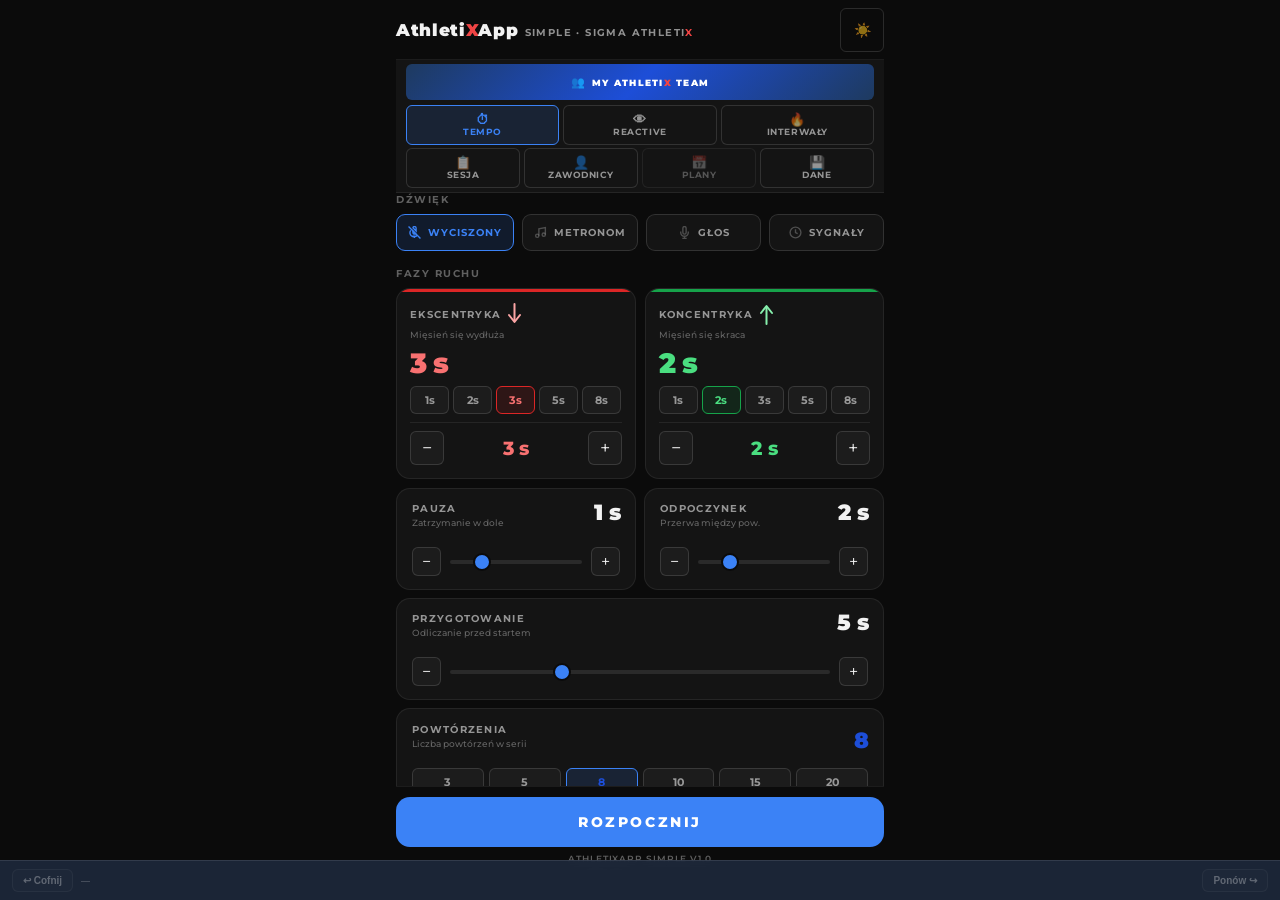
<file: athletix-simple.html>
<!DOCTYPE html>
<html lang="pl" data-theme="dark">
<head>
<meta charset="UTF-8">
<meta name="viewport" content="width=device-width,initial-scale=1.0,viewport-fit=cover">
<meta name="apple-mobile-web-app-capable" content="yes">
<meta name="apple-mobile-web-app-status-bar-style" content="black-translucent">
<meta name="theme-color" content="#0b0b0b">
<meta name="apple-mobile-web-app-title" content="AthletiX">
<link rel="manifest" href="manifest-simple.json">
<link rel="apple-touch-icon" href="icon-simple.svg">
<link rel="icon" href="icon-simple.svg" type="image/svg+xml">
<title>AthletiX Simple — Sigma AthletiX</title>
<link href="https://fonts.googleapis.com/css2?family=Montserrat:wght@400;500;600;700;800;900&display=swap" rel="stylesheet">
<style>
*,*::before,*::after{box-sizing:border-box;margin:0;padding:0;-webkit-tap-highlight-color:transparent;}
html{touch-action:manipulation;}

/* ── LIGHT THEME ── */
html[data-theme="light"]{
  --bg:#efefef;--s1:#ffffff;--s2:#e6e6e6;--s3:#d8d8d8;
  --border:rgba(0,0,0,.09);--border2:rgba(0,0,0,.18);
  --text:#0f0f0f;--muted:rgba(0,0,0,.6);--dim:rgba(0,0,0,.45);
  --accent:#1d4ed8;--accent-bg:rgba(29,78,216,.1);
  --red-text:#b91c1c;--green-text:#15803d;--green:#15803d;
  --amber-text:#92400e;--amber:#b45309;--purple-text:#6b21a8;--purple:#7c3aed;
  --red:#dc2626;--orange-text:#c2410c;--blue-text:#1d4ed8;
}
html[data-theme="light"] .preset-btn.active{ color:#9a3412; background:rgba(154,52,18,.1); border-color:rgba(154,52,18,.4); }
html[data-theme="light"] .preset-btn.active .pb-vals{ color:#7c2d12; }
html[data-theme="light"] .hdr-app{ color:#0f0f0f; }
html[data-theme="light"] .hdr-sub-text{ color:rgba(0,0,0,.45); }
html[data-theme="light"] .sec-label{ color:rgba(0,0,0,.45); }
html[data-theme="light"] .pc-sub{ color:rgba(0,0,0,.45); }
html[data-theme="light"] .pc-label{ color:rgba(0,0,0,.5); }
html[data-theme="light"] .rep-eyebrow{ color:rgba(0,0,0,.35); }
html[data-theme="light"] .mtab{ color:rgba(0,0,0,.5); }
html[data-theme="light"] .mtab.on{ color:var(--accent); }
html[data-theme="light"] .mtab.mgmt.on{ color:#7e22ce; }
html[data-theme="light"] .int-block-label{ color:rgba(0,0,0,.5); }
html[data-theme="light"] #workout,
html[data-theme="light"] #rc-active,
html[data-theme="light"] #int-active{
  --bg:#060606;--s1:#141414;--text:#f2f2f2;--muted:rgba(255,255,255,.55);--dim:rgba(255,255,255,.35);
}
.hdr-sub-text{color:rgba(255,255,255,.55);font-size:10px;font-weight:700;letter-spacing:.14em;text-transform:uppercase;margin-top:3px;transition:color .2s;}
.theme-btn{background:transparent;border:1px solid var(--border2);border-radius:var(--r-xs);padding:8px 12px;cursor:pointer;font-size:16px;color:var(--muted);transition:all .18s;margin-top:8px;min-width:44px;min-height:44px;display:flex;align-items:center;justify-content:center;}
.theme-btn:hover{background:var(--s2);}

/* ── SCREEN LOCK ── */
#lock-overlay{display:none;position:fixed;inset:0;z-index:2000;background:rgba(0,0,0,.45);opacity:1;transition:opacity .3s ease;}
#lock-bar{position:absolute;bottom:max(env(safe-area-inset-bottom,20px),28px);left:20px;right:20px;height:68px;border-radius:34px;background:rgba(255,255,255,.1);border:1.5px solid rgba(255,255,255,.25);overflow:hidden;cursor:pointer;-webkit-tap-highlight-color:transparent;}
#lock-bar-fill{position:absolute;inset:0;background:rgba(255,255,255,.22);transform:scaleX(0);transform-origin:left;border-radius:34px;}
#lock-bar-text{position:absolute;inset:0;display:flex;align-items:center;justify-content:center;gap:10px;font-family:'Montserrat',sans-serif;font-size:14px;font-weight:700;letter-spacing:.08em;color:rgba(255,255,255,.9);}
.lock-btn{background:transparent;border:1px solid rgba(255,255,255,.2);color:rgba(255,255,255,.35);border-radius:var(--r-xs);padding:8px 12px;cursor:pointer;font-family:'Montserrat',sans-serif;font-size:12px;font-weight:700;letter-spacing:.1em;text-transform:uppercase;min-width:40px;min-height:40px;display:flex;align-items:center;justify-content:center;}

:root{
  --bg:#0b0b0b;--s1:#141414;--s2:#1c1c1c;--s3:#2a2a2a;
  --border:rgba(255,255,255,.07);--border2:rgba(255,255,255,.13);
  --text:#f2f2f2;--muted:rgba(255,255,255,.55);--dim:rgba(255,255,255,.35);
  --accent:#3b82f6;--accent-bg:rgba(59,130,246,.14);
  --red:#dc2626;--red-bg:rgba(220,38,38,.13);--red-text:#f87171;--red-fill:#7f1d1d;
  --amber:#d97706;--amber-fill:#78350f;--amber-text:#fbbf24;
  --green:#16a34a;--green-bg:rgba(22,163,74,.13);--green-text:#4ade80;--green-fill:#14532d;
  --purple:#a855f7;--purple-bg:rgba(168,85,247,.14);--purple-text:#c084fc;
  --r:14px;--r-sm:9px;--r-xs:6px;
}
html,body{height:100%;background:var(--bg);color:var(--text);font-family:'Montserrat',sans-serif;-webkit-font-smoothing:antialiased;overscroll-behavior:none;}

.mini-grid{display:grid;grid-template-columns:1fr 1fr 1fr;gap:8px;margin-bottom:9px;}
.mini-card{background:var(--s1);border:1px solid var(--border);border-radius:var(--r);padding:10px 12px;display:flex;flex-direction:column;gap:8px;}
.mini-label{font-size:9px;font-weight:700;letter-spacing:.14em;text-transform:uppercase;color:var(--muted);}
.mini-val{font-size:20px;font-weight:900;letter-spacing:-.02em;color:var(--text);}
.mini-row{display:flex;align-items:center;gap:4px;}
.mini-adj{width:28px;height:28px;border-radius:var(--r-xs);border:1px solid var(--border2);background:var(--s2);color:var(--text);cursor:pointer;font-size:15px;font-family:'Montserrat',sans-serif;display:flex;align-items:center;justify-content:center;flex-shrink:0;transition:background .12s;user-select:none;}

#settings{height:100vh;height:100dvh;display:flex;flex-direction:column;padding:0;}
.s-inner{max-width:520px;margin:0 auto;width:100%;padding:0 16px;display:flex;flex-direction:column;flex:1;overflow:hidden;}
.tab-scroll{flex:1;overflow-y:auto;padding-bottom:4px;scrollbar-width:thin;scrollbar-color:rgba(255,255,255,.1) transparent;}
.tab-scroll::-webkit-scrollbar{width:3px;}
.tab-scroll::-webkit-scrollbar-track{background:transparent;}
.tab-scroll::-webkit-scrollbar-thumb{background:rgba(255,255,255,.12);border-radius:3px;}
html[data-theme="light"] .tab-scroll{scrollbar-color:rgba(0,0,0,.1) transparent;}
html[data-theme="light"] .tab-scroll::-webkit-scrollbar-thumb{background:rgba(0,0,0,.1);}
.go-row{padding:10px 0 calc(env(safe-area-inset-bottom,10px) + 36px);border-top:1px solid var(--border);}

.pause-btn{background:transparent;border:1px solid rgba(255,255,255,.2);color:rgba(255,255,255,.5);border-radius:var(--r-xs);padding:6px 13px;cursor:pointer;font-family:'Montserrat',sans-serif;font-size:13px;font-weight:700;letter-spacing:.05em;transition:all .15s;}
.pause-btn:hover{background:rgba(255,255,255,.1);}
.pause-btn.paused{border-color:var(--amber);color:var(--amber-text);}

.hdr{padding:8px 0 7px;border-bottom:1px solid var(--border);margin-bottom:0;display:flex;align-items:center;justify-content:space-between;gap:8px;}
.hdr-app{font-size:17px;font-weight:900;letter-spacing:.04em;line-height:1;}
.hdr-sub{font-size:9px;font-weight:700;letter-spacing:.18em;text-transform:uppercase;color:var(--dim);margin-top:3px;}
.mtab{padding:7px 4px;border-radius:var(--r-xs);border:1px solid var(--border2);background:var(--s1);color:var(--muted);cursor:pointer;font-family:'Montserrat',sans-serif;font-size:9px;font-weight:700;letter-spacing:.06em;text-transform:uppercase;transition:all .18s;text-align:center;}
.mtab.on{background:var(--accent-bg);border-color:var(--accent);color:var(--accent);}
.mtab.mgmt.on{background:rgba(168,85,247,.1);border-color:#7e22ce;color:#7e22ce;}
.mtab-sep{background:var(--border2);border-radius:2px;margin:4px 0;}
.sec-label{font-size:10px;font-weight:700;letter-spacing:.15em;text-transform:uppercase;color:var(--dim);margin-bottom:8px;}

.sound-row{display:grid;grid-template-columns:1fr 1fr 1fr 1fr;gap:8px;margin-bottom:16px;}
.sound-btn{padding:11px;border-radius:var(--r-sm);border:1px solid var(--border2);background:var(--s1);color:var(--muted);cursor:pointer;font-family:'Montserrat',sans-serif;font-size:10px;font-weight:700;letter-spacing:.1em;text-transform:uppercase;transition:all .18s;display:flex;align-items:center;justify-content:center;gap:7px;}
.sound-btn svg{width:13px;height:13px;opacity:.45;transition:opacity .18s;flex-shrink:0;}
.sound-btn.on{background:var(--accent-bg);border-color:var(--accent);color:var(--accent);}
.sound-btn.on svg{opacity:1;}

.phase-grid{display:grid;grid-template-columns:1fr 1fr;gap:9px;margin-bottom:9px;}
.phase-card{background:var(--s1);border:1px solid var(--border);border-radius:var(--r);padding:14px 13px 13px;display:flex;flex-direction:column;position:relative;overflow:hidden;}
.phase-card::before{content:'';position:absolute;top:0;left:0;right:0;height:3px;border-radius:var(--r) var(--r) 0 0;}
.phase-card.red::before{background:var(--red);}
.phase-card.green::before{background:var(--green);}
.pc-label{font-size:10px;font-weight:700;letter-spacing:.13em;text-transform:uppercase;color:var(--muted);}
.pc-sub{font-size:9px;font-weight:500;color:var(--dim);margin-top:2px;margin-bottom:9px;}
.pc-val{font-size:28px;font-weight:900;letter-spacing:-.03em;line-height:1;margin-bottom:9px;}
.phase-card.red .pc-val{color:var(--red-text);}
.phase-card.green .pc-val{color:var(--green-text);}

.chips{display:flex;gap:4px;flex-wrap:wrap;}
.chip{padding:6px 8px;border-radius:var(--r-xs);border:1px solid var(--border2);background:var(--s2);color:var(--muted);cursor:pointer;font-family:'Montserrat',sans-serif;font-size:11px;font-weight:700;transition:all .15s;flex:1;text-align:center;min-width:0;}
.chip.on-red{background:var(--red-bg);border-color:var(--red);color:var(--red-text);}
.chip.on-green{background:var(--green-bg);border-color:var(--green);color:var(--green-text);}
.chip.on-blue{background:var(--accent-bg);border-color:var(--accent);color:#1d4ed8;}
.chip.on-purple{background:var(--purple-bg);border-color:var(--purple);color:var(--purple-text);}

.custom-row{display:flex;align-items:center;margin-top:8px;padding-top:8px;border-top:1px solid var(--border);}
.cadj{width:34px;height:34px;border-radius:var(--r-xs);border:1px solid var(--border2);background:var(--s2);color:var(--text);cursor:pointer;font-size:18px;font-family:'Montserrat',sans-serif;display:flex;align-items:center;justify-content:center;flex-shrink:0;transition:background .12s;user-select:none;}
.cadj:hover{background:var(--s3);}
.cadj:active{transform:scale(.95);}
.cval{flex:1;text-align:center;font-size:19px;font-weight:800;letter-spacing:-.02em;padding:0 4px;}

.param-card{background:var(--s1);border:1px solid var(--border);border-radius:var(--r);padding:13px 15px;margin-bottom:8px;}
.param-top{display:flex;justify-content:space-between;align-items:flex-start;margin-bottom:10px;}
.param-val-display{font-size:22px;font-weight:900;letter-spacing:-.03em;color:var(--text);line-height:1;}
.param-controls{display:flex;align-items:center;gap:9px;}
.adj{width:29px;height:29px;border-radius:var(--r-xs);border:1px solid var(--border2);background:var(--s2);color:var(--text);cursor:pointer;font-size:16px;font-family:'Montserrat',sans-serif;display:flex;align-items:center;justify-content:center;flex-shrink:0;transition:background .12s;}
.adj:hover{background:var(--s3);}
input[type=range]{-webkit-appearance:none;appearance:none;flex:1;height:4px;background:var(--s3);border-radius:2px;outline:none;}
input[type=range]::-webkit-slider-thumb{-webkit-appearance:none;width:18px;height:18px;border-radius:50%;background:var(--accent);cursor:pointer;border:2px solid var(--bg);}
input[type=range]::-moz-range-thumb{width:18px;height:18px;border-radius:50%;background:var(--accent);cursor:pointer;border:2px solid var(--bg);}

.reps-card{background:var(--s1);border:1px solid var(--border);border-radius:var(--r);padding:14px 15px 13px;margin-bottom:9px;}
.reps-header{display:flex;justify-content:space-between;align-items:center;margin-bottom:10px;}
.reps-val-display{font-size:22px;font-weight:900;letter-spacing:-.03em;line-height:1;}

.go-btn{width:100%;padding:16px;background:var(--accent);color:#fff;border:none;border-radius:var(--r);font-family:'Montserrat',sans-serif;font-size:14px;font-weight:800;letter-spacing:.18em;text-transform:uppercase;cursor:pointer;transition:all .18s;margin-bottom:16px;}
.go-btn:hover{background:#2563eb;}
.go-btn:active{transform:scale(.99);}

/* ── REACTIVE ── */
#tab-reactive{display:none;}
.sub-tabs{display:grid;grid-template-columns:1fr 1fr 1fr;gap:7px;margin-bottom:14px;}
.stab{padding:10px;border-radius:var(--r-sm);border:1px solid var(--border2);background:var(--s1);color:var(--muted);cursor:pointer;font-family:'Montserrat',sans-serif;font-size:10px;font-weight:700;letter-spacing:.1em;text-transform:uppercase;transition:all .18s;text-align:center;}
.stab.on{background:var(--purple-bg);border-color:var(--purple);color:var(--purple-text);}
.rc-panel{display:none;}
.rc-panel.show{display:block;}
.color-grid{display:grid;grid-template-columns:repeat(4,1fr);gap:8px;margin-bottom:6px;}
.color-swatch{height:50px;border-radius:var(--r-sm);cursor:pointer;position:relative;border:3px solid transparent;transition:all .15s;}
.color-swatch.sel::after{content:'✓';position:absolute;inset:0;display:flex;align-items:center;justify-content:center;font-size:20px;font-weight:900;color:#fff;text-shadow:0 1px 6px rgba(0,0,0,.6);}
.color-swatch.sel{border-color:#fff;transform:scale(1.05);}
.arrow-grid-sel{display:grid;grid-template-columns:repeat(3,1fr);gap:8px;margin-bottom:6px;}
.arrow-sel-btn{height:58px;border-radius:var(--r-sm);border:2px solid var(--border2);background:var(--s2);color:var(--text);cursor:pointer;font-size:24px;display:flex;align-items:center;justify-content:center;transition:all .15s;}
.arrow-sel-btn.sel{background:#6d28d9;border-color:#6d28d9;color:#fff;}
.arrow-circle-btn{border-style:dashed;opacity:.8;}
.arrow-circle-btn.sel{border-style:solid;opacity:1;}
.toggle-card{background:var(--s1);border:1px solid var(--border);border-radius:var(--r);padding:12px 14px;margin-bottom:8px;}
.toggle-row{display:flex;align-items:center;justify-content:space-between;gap:12px;}
.tog{width:44px;height:24px;border-radius:12px;background:var(--s3);cursor:pointer;position:relative;transition:background .2s;flex-shrink:0;border:none;}
.tog::after{content:'';position:absolute;top:3px;left:3px;width:18px;height:18px;border-radius:50%;background:#fff;transition:transform .2s;}
.tog.on{background:var(--purple);}
.tog.on::after{transform:translateX(20px);}
.tog-label{font-size:10px;font-weight:700;color:var(--muted);margin-top:3px;transition:color .2s;text-align:center;}
.tog.on+.tog-label{color:var(--purple-text);}
.sub-param{margin-top:10px;padding-top:10px;border-top:1px solid var(--border);display:none;align-items:center;gap:9px;}
.sub-param.show{display:flex;}
.sub-param-label{font-size:10px;font-weight:700;letter-spacing:.1em;text-transform:uppercase;color:var(--muted);min-width:76px;}
.sub-param-val{font-size:18px;font-weight:800;min-width:54px;text-align:center;color:var(--text);}
.time-mode-row{display:grid;grid-template-columns:1fr 1fr;gap:7px;margin-bottom:10px;}
.tmbtn{padding:9px;border-radius:var(--r-sm);border:1px solid var(--border2);background:var(--s1);color:var(--muted);cursor:pointer;font-family:'Montserrat',sans-serif;font-size:10px;font-weight:700;letter-spacing:.1em;text-transform:uppercase;transition:all .18s;text-align:center;}
.tmbtn.on{background:var(--purple-bg);border-color:var(--purple);color:var(--purple-text);}
.time-panel{display:none;}
.time-panel.show{display:block;}
.tsp-row{display:flex;align-items:center;gap:9px;margin-bottom:7px;}
.tsp-label{font-size:10px;font-weight:700;letter-spacing:.1em;text-transform:uppercase;color:var(--muted);width:28px;flex-shrink:0;}
.tsp-val{font-size:19px;font-weight:800;min-width:68px;text-align:center;color:var(--text);}
.tsp-adj{width:32px;height:32px;border-radius:var(--r-xs);border:1px solid var(--border2);background:var(--s2);color:var(--text);cursor:pointer;font-size:17px;font-family:'Montserrat',sans-serif;display:flex;align-items:center;justify-content:center;transition:background .12s;}
.tsp-adj:hover{background:var(--s3);}
.tsp-adj:active{transform:scale(.95);}
.session-chips-wrap{display:grid;grid-template-columns:repeat(4,1fr);gap:6px;margin-bottom:8px;}
.sess-chip{padding:9px 4px;border-radius:var(--r-xs);border:1px solid var(--border2);background:var(--s2);color:var(--muted);cursor:pointer;font-family:'Montserrat',sans-serif;font-size:11px;font-weight:700;transition:all .15s;text-align:center;}
.sess-chip.on{background:var(--purple-bg);border-color:var(--purple);color:var(--purple-text);}

/* ── INTERVAL TIMER ── */
#tab-interval{display:none;}
.int-sub-tabs{display:grid;grid-template-columns:1fr 1fr;gap:7px;margin-bottom:14px;}
.istab{padding:10px;border-radius:var(--r-sm);border:1px solid var(--border2);background:var(--s1);color:var(--muted);cursor:pointer;font-family:'Montserrat',sans-serif;font-size:10px;font-weight:700;letter-spacing:.1em;text-transform:uppercase;transition:all .18s;text-align:center;}
.istab.on{background:rgba(194,65,12,.1);border-color:#c2410c;color:#c2410c;}
.int-panel{display:none;}
.int-panel.show{display:block;}
.int-block{background:var(--s1);border:1px solid var(--border);border-radius:var(--r);padding:14px 14px 13px;margin-bottom:9px;}
.int-block-hdr{display:flex;justify-content:space-between;align-items:center;margin-bottom:10px;}
.int-block-label{font-size:10px;font-weight:700;letter-spacing:.14em;text-transform:uppercase;color:var(--muted);}
.int-block-val{font-size:20px;font-weight:900;letter-spacing:-.02em;line-height:1;}
.time-select-wrap{margin-top:10px;padding-top:10px;border-top:1px solid var(--border);}
select.time-select{width:100%;padding:10px 12px;background:var(--s2);border:1px solid var(--border2);border-radius:var(--r-xs);color:var(--text);font-family:'Montserrat',sans-serif;font-size:14px;font-weight:600;appearance:none;-webkit-appearance:none;cursor:pointer;outline:none;}
.preset-row{display:grid;grid-template-columns:1fr 1fr 1fr;gap:8px;margin-bottom:12px;}
.preset-btn{padding:11px 8px;border-radius:var(--r-sm);border:1px solid var(--border2);background:var(--s1);color:var(--muted);cursor:pointer;font-family:'Montserrat',sans-serif;text-align:center;transition:all .18s;}
.preset-btn:hover{background:var(--s2);}
.preset-btn.active{background:rgba(194,65,12,.1);border-color:#c2410c;color:#c2410c;}
.preset-btn:active{transform:scale(.97);}
.preset-btn .pb-name{display:block;font-size:11px;font-weight:800;letter-spacing:.08em;text-transform:uppercase;}
.preset-btn .pb-vals{display:block;font-size:10px;font-weight:700;color:var(--dim);margin-top:3px;letter-spacing:.04em;}
.preset-btn.active .pb-vals{color:#c2410c;opacity:.75;}

/* ── TEMPO WORKOUT ── */
#workout{display:none;position:fixed;inset:0;background:#060606;overflow:hidden;z-index:200;}
#fill{position:absolute;left:0;width:100%;height:0;will-change:height;}
.wo-wrap{position:relative;z-index:10;height:100%;display:flex;flex-direction:column;padding:max(env(safe-area-inset-top),18px) 22px max(env(safe-area-inset-bottom),24px);}
.wo-top{display:flex;justify-content:space-between;align-items:center;padding-bottom:12px;border-bottom:1px solid rgba(255,255,255,.06);}
.wo-badge{font-size:10px;font-weight:700;letter-spacing:.14em;text-transform:uppercase;padding:6px 13px;border-radius:20px;border:1px solid rgba(255,255,255,.12);color:rgba(255,255,255,.3);transition:all .25s;max-width:70%;white-space:nowrap;overflow:hidden;text-overflow:ellipsis;}
.wo-stop{background:transparent;border:1px solid rgba(255,255,255,.12);color:rgba(255,255,255,.3);border-radius:var(--r-xs);padding:6px 13px;cursor:pointer;font-family:'Montserrat',sans-serif;font-size:10px;font-weight:700;letter-spacing:.1em;text-transform:uppercase;}
.wo-rep-section{padding:14px 0 14px;text-align:center;border-bottom:1px solid rgba(255,255,255,.05);}
.rep-eyebrow{font-size:10px;font-weight:700;letter-spacing:.22em;text-transform:uppercase;color:rgba(255,255,255,.2);margin-bottom:4px;transition:color .25s;}
.rep-row{display:flex;align-items:baseline;justify-content:center;gap:8px;}
.rep-number{font-size:clamp(42px,12vw,64px);font-weight:900;letter-spacing:-.04em;line-height:1;color:#fff;transition:color .25s;}
.rep-total{font-size:clamp(16px,4vw,24px);font-weight:600;color:rgba(255,255,255,.28);letter-spacing:.02em;transition:color .25s;}
.wo-main{flex:1;display:flex;flex-direction:column;align-items:center;justify-content:center;text-align:center;}
.phase-block{display:flex;flex-direction:column;align-items:center;gap:4px;}
.wo-phase-name{font-size:clamp(14px,3.5vw,20px);font-weight:800;letter-spacing:.22em;text-transform:uppercase;color:rgba(255,255,255,.4);transition:color .25s;}
.wo-countdown{font-size:clamp(88px,26vw,150px);font-weight:900;letter-spacing:-.05em;line-height:1;color:rgba(255,255,255,.6);transition:color .25s;min-height:1em;}
.wo-phase-sub{font-size:10px;font-weight:600;letter-spacing:.18em;text-transform:uppercase;color:rgba(255,255,255,.18);transition:color .25s;margin-top:4px;}
.wo-progress{display:flex;gap:6px;padding-top:14px;flex-wrap:wrap;justify-content:center;max-width:300px;margin:0 auto;}
.dot{width:8px;height:8px;border-radius:50%;background:rgba(255,255,255,.1);transition:all .3s;flex-shrink:0;}
.dot.done{background:rgba(255,255,255,.4);}
.dot.active{background:#fff;transform:scale(1.4);}

/* ── REACTIVE ACTIVE ── */
#rc-active{display:none;position:fixed;inset:0;z-index:300;overflow:hidden;}
.rc-bg{position:absolute;inset:0;transition:background .05s;}
.rc-inner{position:relative;z-index:10;height:100%;display:flex;flex-direction:column;padding:max(env(safe-area-inset-top),20px) 22px max(env(safe-area-inset-bottom),20px);}
.rc-topbar{display:flex;justify-content:space-between;align-items:center;gap:10px;}
.rc-session-time{font-size:20px;font-weight:900;letter-spacing:-.02em;color:rgba(255,255,255,.45);min-width:54px;}
.rc-counter{font-size:11px;font-weight:700;letter-spacing:.15em;text-transform:uppercase;color:rgba(255,255,255,.28);flex:1;text-align:center;}
.rc-stop{background:transparent;border:1px solid rgba(255,255,255,.2);color:rgba(255,255,255,.35);border-radius:var(--r-xs);padding:6px 13px;cursor:pointer;font-family:'Montserrat',sans-serif;font-size:10px;font-weight:700;letter-spacing:.1em;text-transform:uppercase;}
.rc-center{flex:1;display:flex;align-items:center;justify-content:center;}
.rc-arrow-wrap{width:min(78vw,78vh);height:min(78vw,78vh);display:flex;align-items:center;justify-content:center;}
.rc-arrow-wrap svg{width:100%;height:100%;filter:drop-shadow(0 0 28px rgba(255,255,255,.22));}
.rc-base-dot{width:32px;height:32px;border-radius:50%;background:rgba(255,255,255,.92);margin:0 auto;box-shadow:0 0 20px rgba(255,255,255,.4);}
.rc-bar-wrap{height:5px;background:rgba(255,255,255,.1);border-radius:3px;overflow:hidden;margin-top:auto;}
.rc-bar{height:100%;background:rgba(255,255,255,.65);border-radius:3px;transform-origin:left center;}

/* ── INTERVAL ACTIVE ── */
#int-active{display:none;position:fixed;inset:0;z-index:400;overflow:hidden;}
.int-bg{position:absolute;inset:0;transition:background .3s;}
.int-inner{position:relative;z-index:10;height:100%;display:flex;flex-direction:column;padding:max(env(safe-area-inset-top),18px) 22px max(env(safe-area-inset-bottom),16px);}
.int-topbar{display:flex;justify-content:flex-end;align-items:center;}
.int-stop{background:transparent;border:1px solid rgba(255,255,255,.2);color:rgba(255,255,255,.35);border-radius:var(--r-xs);padding:6px 13px;cursor:pointer;font-family:'Montserrat',sans-serif;font-size:10px;font-weight:700;letter-spacing:.1em;text-transform:uppercase;}
.int-main{flex:1;display:flex;flex-direction:column;align-items:center;justify-content:center;text-align:center;gap:4px;}
.int-round-big{font-size:clamp(10px,2.5vw,14px);font-weight:700;letter-spacing:.18em;text-transform:uppercase;color:rgba(255,255,255,.3);margin-bottom:4px;transition:color .3s;}
.int-round-num{font-size:clamp(36px,11vw,60px);font-weight:900;letter-spacing:-.04em;line-height:1;color:#fff;transition:color .3s;}
.int-round-of{font-size:clamp(14px,3.5vw,20px);font-weight:600;color:rgba(255,255,255,.28);letter-spacing:.02em;}
.int-phase-label{font-size:clamp(11px,2.5vw,15px);font-weight:800;letter-spacing:.22em;text-transform:uppercase;color:rgba(255,255,255,.5);transition:color .3s;margin-top:8px;}
.int-big{font-size:clamp(44px,12vw,72px);font-weight:900;letter-spacing:-.05em;line-height:1;color:#fff;transition:color .3s;min-height:1em;}
.int-sub{font-size:10px;font-weight:600;letter-spacing:.18em;text-transform:uppercase;color:rgba(255,255,255,.2);margin-top:2px;}
.emom-minute{font-size:clamp(52px,14vw,80px);font-weight:900;letter-spacing:-.05em;line-height:1;color:#fff;}
.emom-of{font-size:clamp(16px,4vw,24px);font-weight:600;color:rgba(255,255,255,.3);}
.emom-secs{font-size:clamp(28px,8vw,48px);font-weight:700;letter-spacing:-.04em;color:rgba(255,255,255,.75);margin-top:4px;}
.int-prog-wrap{display:flex;gap:6px;padding-top:12px;flex-wrap:wrap;justify-content:center;max-width:280px;margin:0 auto;}
.int-dot{width:8px;height:8px;border-radius:50%;background:rgba(255,255,255,.1);transition:all .3s;flex-shrink:0;}
.int-dot.done{background:rgba(255,255,255,.4);}
.int-dot.active{background:#fff;transform:scale(1.4);}
.int-ring-wrap{position:relative;width:min(72vw,72vh);height:min(72vw,72vh);margin:auto;flex-shrink:0;}
.int-ring-wrap svg{position:absolute;inset:0;width:100%;height:100%;transform:rotate(-90deg);}
.int-ring-track{fill:none;stroke:rgba(255,255,255,.08);stroke-width:10;}
.int-ring-fill{fill:none;stroke-width:10;stroke-linecap:round;transition:stroke .3s;stroke-dasharray:1;stroke-dashoffset:1;}
.int-ring-center{position:absolute;inset:0;display:flex;flex-direction:column;align-items:center;justify-content:center;text-align:center;gap:2px;padding:16px;}

/* ── CRM ── */
.crm-add-form{background:var(--s1);border:1px solid var(--border);border-radius:var(--r);padding:14px;margin-bottom:12px;}
.crm-input{width:100%;padding:10px 12px;background:var(--s2);border:1px solid var(--border2);border-radius:var(--r-xs);color:var(--text);font-family:'Montserrat',sans-serif;font-size:14px;font-weight:600;outline:none;margin-bottom:8px;}
.crm-input:focus{border-color:var(--accent);}
.athlete-card{background:var(--s1);border:1px solid var(--border);border-radius:var(--r);padding:13px 15px;margin-bottom:8px;display:flex;align-items:center;justify-content:space-between;cursor:pointer;transition:border-color .15s;}
.athlete-card:hover{border-color:var(--border2);}
.athlete-name{font-size:14px;font-weight:700;color:var(--text);}
.athlete-meta{font-size:11px;color:var(--muted);margin-top:2px;}

/* ── PRE-SESSION ── */
#presession-modal{display:none;position:fixed;inset:0;z-index:600;background:rgba(0,0,0,.7);align-items:flex-end;justify-content:center;}
#presession-modal.show{display:flex;}
.presession-sheet{background:var(--s1);border-radius:var(--r) var(--r) 0 0;width:100%;max-width:520px;padding:20px 18px env(safe-area-inset-bottom,24px);max-height:80vh;overflow-y:auto;}
.presession-title{font-size:14px;font-weight:800;letter-spacing:.08em;text-transform:uppercase;color:var(--text);margin-bottom:14px;}
.presession-section{font-size:10px;font-weight:700;letter-spacing:.14em;text-transform:uppercase;color:var(--dim);margin-bottom:8px;margin-top:12px;}
.athlete-select-chip{padding:10px 14px;border-radius:var(--r-xs);border:1px solid var(--border2);background:var(--s2);color:var(--muted);cursor:pointer;font-family:'Montserrat',sans-serif;font-size:13px;font-weight:700;transition:all .15s;display:inline-block;margin:0 6px 6px 0;}
.athlete-select-chip.on{background:var(--accent-bg);border-color:var(--accent);color:var(--accent);}
.exercise-chip{padding:9px 12px;border-radius:var(--r-xs);border:1px solid var(--border2);background:var(--s2);color:var(--muted);cursor:pointer;font-family:'Montserrat',sans-serif;font-size:12px;font-weight:700;transition:all .15s;display:inline-block;margin:0 5px 5px 0;}
.exercise-chip.on{background:var(--purple-bg);border-color:var(--purple);color:var(--purple-text);}
.presession-start{width:100%;padding:15px;background:var(--accent);color:#fff;border:none;border-radius:var(--r);font-family:'Montserrat',sans-serif;font-size:14px;font-weight:800;letter-spacing:.15em;text-transform:uppercase;cursor:pointer;margin-top:14px;}
#go-btn-interval{display:none;gap:8px;}
#go-btn-interval.show{display:flex;}

/* ── DATA ENTRY ── */
#interval-data-modal{display:none;position:fixed;inset:0;z-index:700;background:rgba(0,0,0,.55);backdrop-filter:blur(3px);-webkit-backdrop-filter:blur(3px);align-items:flex-end;justify-content:center;}
#interval-data-modal.show{display:flex;}
.data-sheet{background:var(--s1);border-radius:var(--r) var(--r) 0 0;width:100%;max-width:520px;padding:18px 18px env(safe-area-inset-bottom,20px);max-height:70vh;overflow-y:auto;}
.data-sheet-title{font-size:13px;font-weight:800;letter-spacing:.08em;text-transform:uppercase;color:var(--text);margin-bottom:12px;}
.data-row{display:grid;grid-template-columns:1fr 1fr;gap:8px;margin-bottom:8px;}
.data-field{display:flex;flex-direction:column;gap:5px;}
.data-label{font-size:10px;font-weight:700;letter-spacing:.12em;text-transform:uppercase;color:var(--muted);}
.data-input{padding:10px 12px;background:var(--s2);border:1px solid var(--border2);border-radius:var(--r-xs);color:var(--text);font-family:'Montserrat',sans-serif;font-size:16px;font-weight:700;outline:none;width:100%;}
.data-input:focus{border-color:var(--accent);}
.data-save{width:100%;padding:14px;background:var(--accent);color:#fff;border:none;border-radius:var(--r);font-family:'Montserrat',sans-serif;font-size:13px;font-weight:800;letter-spacing:.12em;text-transform:uppercase;cursor:pointer;margin-top:10px;}
.data-skip{width:100%;padding:9px;background:transparent;color:var(--muted);border:none;font-family:'Montserrat',sans-serif;font-size:12px;font-weight:700;cursor:pointer;margin-top:4px;}

/* ── HR DROP ── */
#hrdrop-modal{display:none;position:fixed;inset:0;z-index:800;background:rgba(0,0,0,.85);flex-direction:column;align-items:center;justify-content:center;padding:24px;}
#hrdrop-modal.show{display:flex;}
.hrdrop-card{background:var(--s1);border-radius:var(--r);padding:24px 20px;max-width:360px;width:100%;text-align:center;}
.hrdrop-title{font-size:16px;font-weight:800;color:var(--text);margin-bottom:8px;}
.hrdrop-sub{font-size:12px;color:var(--muted);margin-bottom:18px;line-height:1.5;}
.hrdrop-yes{width:100%;padding:14px;background:var(--green);color:#fff;border:none;border-radius:var(--r);font-family:'Montserrat',sans-serif;font-size:13px;font-weight:800;letter-spacing:.1em;text-transform:uppercase;cursor:pointer;margin-bottom:8px;}
.hrdrop-no{width:100%;padding:11px;background:transparent;color:var(--muted);border:1px solid var(--border2);border-radius:var(--r);font-family:'Montserrat',sans-serif;font-size:12px;font-weight:700;cursor:pointer;}
.hrdrop-timer{font-size:48px;font-weight:900;letter-spacing:-.04em;color:var(--green-text);margin:12px 0;}
.hrdrop-prompt{font-size:14px;font-weight:700;color:rgba(255,255,255,.7);margin-bottom:8px;}
.hrdrop-input{padding:12px;background:var(--s2);border:1px solid var(--border2);border-radius:var(--r-xs);color:var(--text);font-family:'Montserrat',sans-serif;font-size:22px;font-weight:800;text-align:center;outline:none;width:120px;}
.hrdrop-save{padding:12px 24px;background:var(--accent);color:#fff;border:none;border-radius:var(--r-xs);font-family:'Montserrat',sans-serif;font-size:13px;font-weight:800;cursor:pointer;margin-top:8px;}

/* ── HISTORY ── */
#history-overlay{display:none;position:fixed;inset:0;z-index:550;background:var(--bg);overflow-y:auto;padding:0 0 calc(env(safe-area-inset-bottom,20px) + 40px);}
.hist-inner{max-width:520px;margin:0 auto;padding:0 16px;}
.hist-hdr{padding:18px 0 12px;display:flex;align-items:center;gap:12px;border-bottom:1px solid var(--border);margin-bottom:12px;}
.hist-session{background:var(--s1);border:1px solid var(--border);border-radius:var(--r);padding:12px 14px;margin-bottom:8px;}
.hist-label{font-size:13px;font-weight:800;color:var(--text);}
.hist-date{font-size:10px;color:var(--muted);}
.hist-empty{text-align:center;color:var(--dim);font-size:12px;padding:32px 0;}
.crm-back{background:transparent;border:1px solid var(--border2);border-radius:var(--r-xs);padding:7px 13px;cursor:pointer;font-family:'Montserrat',sans-serif;font-size:12px;font-weight:700;color:var(--muted);}
.crm-title{font-size:16px;font-weight:900;color:var(--text);}

/* ── DIARY SIMPLE ── */
.cal-wrap{margin-bottom:14px;}
.cal-nav{display:flex;align-items:center;justify-content:space-between;margin-bottom:10px;}
.cal-nav-btn{background:var(--s2);border:1px solid var(--border2);border-radius:var(--r-xs);padding:6px 12px;cursor:pointer;color:var(--text);font-family:'Montserrat',sans-serif;font-weight:700;}
.cal-month{font-size:14px;font-weight:800;color:var(--text);}
.cal-grid{display:grid;grid-template-columns:repeat(7,1fr);gap:3px;}
.cal-day-hdr{font-size:9px;font-weight:700;letter-spacing:.1em;text-transform:uppercase;color:var(--dim);text-align:center;padding:4px 0;}
.cal-day{min-height:36px;border-radius:var(--r-xs);display:flex;flex-direction:column;align-items:center;justify-content:center;cursor:pointer;position:relative;font-size:12px;font-weight:700;color:var(--muted);transition:background .12s;}
.cal-day:hover{background:var(--s2);}
.cal-day.today{background:var(--accent-bg);color:var(--accent);border:1px solid var(--accent);}
.cal-day.has-data::after{content:'';width:5px;height:5px;border-radius:50%;background:var(--green);position:absolute;bottom:4px;left:50%;transform:translateX(-50%);}
.cal-day.selected{background:var(--s3)!important;color:var(--text)!important;border:1px solid var(--border2);}
.cal-day.other-month{opacity:.3;}
.note-entry{background:var(--s2);border-radius:var(--r-xs);padding:10px 12px;margin-bottom:6px;position:relative;}
.note-entry-text{font-size:13px;color:var(--text);white-space:pre-wrap;word-break:break-word;line-height:1.5;outline:none;min-height:20px;}
.note-entry-meta{font-size:10px;color:var(--dim);margin-top:4px;}
.note-entry .note-actions{display:flex;gap:4px;position:absolute;top:6px;right:6px;}
.note-entry .note-actions button{background:transparent;border:none;cursor:pointer;font-size:14px;color:var(--muted);padding:6px 8px;border-radius:var(--r-xs);min-width:36px;min-height:36px;display:flex;align-items:center;justify-content:center;}
.note-entry .note-actions button:hover{color:var(--red-text);}
.note-test-badge{display:inline-block;font-size:9px;font-weight:800;color:#7e22ce;background:rgba(168,85,247,.1);border:1px solid rgba(168,85,247,.3);border-radius:10px;padding:1px 6px;margin-right:4px;}

/* ── Athlete Profile ── */
.ap-overlay{position:fixed;inset:0;z-index:8500;background:var(--bg);overflow-y:auto;display:none;padding-bottom:40px;}
.ap-tag{display:inline-flex;align-items:center;gap:4px;padding:3px 10px;border-radius:20px;background:rgba(194,65,12,.08);border:1px solid rgba(251,146,60,.3);font-size:11px;font-weight:800;color:#c2410c;cursor:default;}
.ap-tag-del{background:transparent;border:none;cursor:pointer;color:#c2410c;font-size:14px;line-height:1;padding:0 0 0 2px;}
.ap-stat{text-align:center;background:var(--s2);border-radius:var(--r);padding:10px 8px;}
.ap-stat-val{font-size:20px;font-weight:900;color:var(--text);}
.ap-stat-lbl{font-size:9px;font-weight:700;letter-spacing:.1em;text-transform:uppercase;color:var(--dim);margin-top:2px;}
.superset-label{font-size:10px;font-weight:900;letter-spacing:.12em;color:var(--accent);background:var(--accent-bg);padding:3px 8px;border-radius:3px;min-width:28px;text-align:center;flex-shrink:0;}

/* ── Formularz ćwiczeń ── */
.ex-cat-scroll{display:flex;gap:5px;overflow-x:auto;-webkit-overflow-scrolling:touch;scrollbar-width:none;padding-bottom:2px;}
.ex-cat-scroll::-webkit-scrollbar{display:none;}
.ex-cat-chip{padding:7px 11px;border-radius:var(--r-xs);border:1px solid var(--border2);background:var(--s2);color:var(--muted);cursor:pointer;font-family:'Montserrat',sans-serif;font-size:10px;font-weight:800;white-space:nowrap;transition:all .15s;flex-shrink:0;min-height:36px;display:flex;align-items:center;gap:4px;letter-spacing:.04em;}
.ex-zone-chip{padding:5px 10px;border-radius:var(--r-xs);border:1px solid var(--border2);background:var(--s2);color:var(--muted);cursor:pointer;font-family:'Montserrat',sans-serif;font-size:10px;font-weight:700;transition:all .15s;min-height:32px;}
.ex-set-row{display:flex;gap:5px;align-items:center;margin-bottom:5px;}
.ex-set-badge{font-size:10px;font-weight:800;color:var(--dim);width:24px;text-align:center;flex-shrink:0;}
.ex-set-input{background:var(--s2);border:1px solid var(--border2);border-radius:var(--r-xs);padding:10px 8px;font-family:'Montserrat',sans-serif;font-size:15px;font-weight:700;color:var(--text);text-align:center;outline:none;min-height:44px;box-sizing:border-box;transition:border-color .15s;}
.ex-set-input:focus{border-color:var(--accent);}
.ex-set-input.invalid{border-color:var(--red);animation:exShake .3s ease;}
.ex-set-note-toggle{background:transparent;border:none;cursor:pointer;font-size:14px;opacity:.35;padding:4px;min-width:28px;min-height:28px;display:flex;align-items:center;justify-content:center;transition:opacity .15s;flex-shrink:0;}
.ex-set-note-toggle:hover,.ex-set-note-toggle.has-note{opacity:.8;}
.ex-set-del{background:transparent;border:none;cursor:pointer;font-size:12px;color:var(--red-text);opacity:.3;padding:4px;min-width:28px;min-height:28px;display:flex;align-items:center;justify-content:center;transition:opacity .15s;flex-shrink:0;}
.ex-set-del:hover{opacity:.7;}
.ex-set-note{width:100%;padding:6px 10px;background:var(--s2);border:1px solid var(--border);border-radius:var(--r-xs);color:var(--muted);font-family:'Montserrat',sans-serif;font-size:12px;font-weight:500;outline:none;resize:none;margin:0 0 4px 29px;box-sizing:border-box;display:none;}
.ex-add-set-btn{width:100%;padding:10px;background:transparent;border:1px dashed var(--border2);border-radius:var(--r-xs);cursor:pointer;font-family:'Montserrat',sans-serif;font-size:12px;font-weight:700;color:var(--muted);transition:all .15s;min-height:44px;}
.ex-add-set-btn:hover{background:var(--s2);}
.ex-general-note-btn{width:100%;padding:8px;background:transparent;border:1px solid var(--border2);border-radius:var(--r-xs);cursor:pointer;font-family:'Montserrat',sans-serif;font-size:11px;font-weight:700;color:var(--muted);margin-top:8px;transition:all .15s;}
.ex-cat-badge{display:inline-block;font-size:9px;font-weight:800;letter-spacing:.08em;border-radius:var(--r-xs);padding:3px 7px;}
.str-entry{background:var(--s1);border:1px solid var(--border);border-radius:var(--r);padding:12px 14px;margin-bottom:6px;position:relative;}
.str-entry .note-actions{display:flex;gap:4px;position:absolute;top:6px;right:6px;}
.str-entry .note-actions button{background:transparent;border:none;cursor:pointer;font-size:14px;color:var(--muted);padding:6px 8px;border-radius:var(--r-xs);min-width:36px;min-height:36px;display:flex;align-items:center;justify-content:center;}
.str-entry .note-actions button:hover{color:var(--red-text);}
@keyframes exShake{0%,100%{transform:translateX(0);}25%{transform:translateX(-4px);}75%{transform:translateX(4px);}}
</style>
</head>
<body>

<!-- ════ SETTINGS ════ -->
<div id="settings">
<div class="s-inner">

<div class="hdr">
  <div style="display:flex;align-items:baseline;gap:6px;">
    <div class="hdr-app">Athleti<span style="color:#ef4444;">X</span>App</div>
    <span class="hdr-sub-text" style="margin-top:0;">Simple · Sigma Athleti<span style="color:#ef4444;">X</span></span>
  </div>
  <button class="theme-btn" id="theme-btn" onclick="toggleTheme()" style="margin-top:0;padding:4px 8px;font-size:14px;">☀️</button>
</div>

<!-- ══ ATHLETE QUICK-SELECT BAR ══ -->
<div id="athlete-bar" style="display:none;background:linear-gradient(90deg,#0f172a,#1e293b,#0f172a);border-bottom:2px solid #3b82f6;padding:4px 10px;align-items:center;justify-content:space-between;flex-wrap:nowrap;">
  <div id="athlete-bar-buttons" style="display:flex;gap:8px;align-items:center;flex:1;"></div>
  <button onclick="openAthleteBarSelector()" title="Zmień skład" style="flex-shrink:0;background:transparent;border:1px solid rgba(255,255,255,.18);border-radius:50%;width:28px;height:28px;cursor:pointer;font-size:12px;color:rgba(255,255,255,.4);display:flex;align-items:center;justify-content:center;margin-left:8px;">✎</button>
</div>

<!-- ══ MAIN NAV ══ -->
<div style="background:var(--s1);border-bottom:1px solid var(--border);padding:4px 10px 0;display:flex;flex-direction:column;gap:0;flex-shrink:0;">
  <button onclick="openAthleteBarSelector()" style="position:relative;width:100%;min-height:36px;background:linear-gradient(135deg,#1e3a5f 0%,#1d4ed8 50%,#1e3a5f 100%);border:none;border-radius:var(--r-xs);padding:4px 10px;cursor:pointer;font-family:'Montserrat',sans-serif;font-size:9px;font-weight:900;letter-spacing:.14em;text-transform:uppercase;color:#fff;display:flex;align-items:center;justify-content:center;gap:6px;margin-bottom:5px;">
    <span style="font-size:11px;">👥</span>
    <span>MY ATHLETI<span style="color:#ef4444;">X</span> TEAM</span>
    <span style="position:absolute;right:10px;font-size:10px;color:rgba(255,255,255,.55);font-weight:700;" id="athlete-bar-count"></span>
  </button>
  <div style="display:grid;grid-template-columns:1fr 1fr 1fr;gap:4px;padding-bottom:3px;">
    <button class="mtab on" id="mt-tempo" onclick="setMode('tempo')"><span style="font-size:13px;line-height:1;display:block;">⏱</span>Tempo</button>
    <button class="mtab" id="mt-reactive" onclick="setMode('reactive')"><span style="font-size:13px;line-height:1;display:block;">👁</span>Reactive</button>
    <button class="mtab" id="mt-interval" onclick="setMode('interval')"><span style="font-size:13px;line-height:1;display:block;">🔥</span>Interwały</button>
  </div>
  <div style="display:grid;grid-template-columns:1fr 1fr 1fr 1fr;gap:4px;padding-bottom:4px;">
    <button class="mtab mgmt" id="mt-diary" onclick="setMode('diary')"><span style="font-size:13px;line-height:1;display:block;">📋</span>Sesja</button>
    <button class="mtab mgmt" id="mt-athletes" onclick="setMode('athletes')"><span style="font-size:13px;line-height:1;display:block;">👤</span>Zawodnicy</button>
    <button class="mtab mgmt" id="mt-plans" onclick="setMode('plans')" style="opacity:.5;" title="Wkrótce"><span style="font-size:13px;line-height:1;display:block;">📅</span>Plany</button>
    <button class="mtab mgmt" id="mt-data" onclick="setMode('data')"><span style="font-size:13px;line-height:1;display:block;">💾</span>Dane</button>
  </div>
</div>

<div class="tab-scroll">

<!-- ══ TEMPO ══ -->
<div id="tab-tempo">
  <div class="sec-label">Dźwięk</div>
  <div class="sound-row">
    <button class="sound-btn on" id="tb-off" onclick="setSnd('off')">
      <svg viewBox="0 0 24 24" fill="none" stroke="currentColor" stroke-width="2.5"><line x1="1" y1="1" x2="23" y2="23"/><path d="M9 9v3a3 3 0 005.12 2.12L9 9z"/><path d="M15 9.34V4a3 3 0 00-5.94-.6L15 9.34zM17 16.95A7 7 0 015.05 8M12 19v3M8 19h8"/></svg>
      Wyciszony
    </button>
    <button class="sound-btn" id="tb-met" onclick="setSnd('met')">
      <svg viewBox="0 0 24 24" fill="none" stroke="currentColor" stroke-width="2.5"><path d="M9 18V5l12-2v13"/><circle cx="6" cy="18" r="3"/><circle cx="18" cy="16" r="3"/></svg>
      Metronom
    </button>
    <button class="sound-btn" id="tb-voice" onclick="setSnd('voice')">
      <svg viewBox="0 0 24 24" fill="none" stroke="currentColor" stroke-width="2.5"><path d="M12 1a3 3 0 0 0-3 3v8a3 3 0 0 0 6 0V4a3 3 0 0 0-3-3z"/><path d="M19 10v2a7 7 0 0 1-14 0v-2M12 19v4M8 23h8"/></svg>
      Głos
    </button>
    <button class="sound-btn" id="tb-int" onclick="setSnd('int')">
      <svg viewBox="0 0 24 24" fill="none" stroke="currentColor" stroke-width="2.5"><circle cx="12" cy="12" r="10"/><polyline points="12 6 12 12 16 14"/></svg>
      Sygnały
    </button>
  </div>

  <div class="sec-label">Fazy ruchu</div>
  <div class="phase-grid">
    <div class="phase-card red">
      <div style="display:flex;align-items:center;gap:7px;margin-bottom:2px;">
        <div class="pc-label">Ekscentryka</div>
        <svg width="13" height="22" viewBox="0 0 13 22" fill="none"><line x1="6.5" y1="1" x2="6.5" y2="17" stroke="#fca5a5" stroke-width="2" stroke-linecap="round"/><path d="M1 12L6.5 19L12 12" stroke="#fca5a5" stroke-width="2" stroke-linecap="round" stroke-linejoin="round"/></svg>
      </div>
      <div class="pc-sub">Mięsień się wydłuża</div>
      <div class="pc-val" id="vl-dn">3 s</div>
      <div class="chips" id="c-dn"></div>
      <div class="custom-row">
        <button class="cadj" onpointerdown="startAdj('dn',-1)" onpointerup="stopAdj()" onpointerleave="stopAdj()">−</button>
        <div class="cval" id="cv-dn" style="color:var(--red-text);">3 s</div>
        <button class="cadj" onpointerdown="startAdj('dn',1)" onpointerup="stopAdj()" onpointerleave="stopAdj()">+</button>
      </div>
    </div>
    <div class="phase-card green">
      <div style="display:flex;align-items:center;gap:7px;margin-bottom:2px;">
        <div class="pc-label">Koncentryka</div>
        <svg width="13" height="22" viewBox="0 0 13 22" fill="none"><line x1="6.5" y1="21" x2="6.5" y2="5" stroke="#86efac" stroke-width="2" stroke-linecap="round"/><path d="M1 10L6.5 3L12 10" stroke="#86efac" stroke-width="2" stroke-linecap="round" stroke-linejoin="round"/></svg>
      </div>
      <div class="pc-sub">Mięsień się skraca</div>
      <div class="pc-val" id="vl-up">2 s</div>
      <div class="chips" id="c-up"></div>
      <div class="custom-row">
        <button class="cadj" onpointerdown="startAdj('up',-1)" onpointerup="stopAdj()" onpointerleave="stopAdj()">−</button>
        <div class="cval" id="cv-up" style="color:var(--green-text);">2 s</div>
        <button class="cadj" onpointerdown="startAdj('up',1)" onpointerup="stopAdj()" onpointerleave="stopAdj()">+</button>
      </div>
    </div>
  </div>

  <div style="display:grid;grid-template-columns:1fr 1fr;gap:8px;margin-bottom:8px;">
    <div class="param-card" style="margin-bottom:0;">
      <div class="param-top"><div><div class="pc-label">Pauza</div><div class="pc-sub" style="margin-top:2px;">Zatrzymanie w dole</div></div><div class="param-val-display" id="vl-pa">1 s</div></div>
      <div class="param-controls"><button class="adj" onclick="adj('pa',-1)">−</button><input type="range" min="0" max="5" step="1" value="1" id="sl-pa" oninput="syncV('pa',this.value)"><button class="adj" onclick="adj('pa',1)">+</button></div>
    </div>
    <div class="param-card" style="margin-bottom:0;">
      <div class="param-top"><div><div class="pc-label">Odpoczynek</div><div class="pc-sub" style="margin-top:2px;">Przerwa między pow.</div></div><div class="param-val-display" id="vl-rs">2 s</div></div>
      <div class="param-controls"><button class="adj" onclick="adj('rs',-1)">−</button><input type="range" min="0" max="10" step="1" value="2" id="sl-rs" oninput="syncV('rs',this.value)"><button class="adj" onclick="adj('rs',1)">+</button></div>
    </div>
  </div>
  <div class="param-card">
    <div class="param-top"><div><div class="pc-label">Przygotowanie</div><div class="pc-sub" style="margin-top:2px;">Odliczanie przed startem</div></div><div class="param-val-display" id="vl-gr">5 s</div></div>
    <div class="param-controls"><button class="adj" onclick="adj('gr',-1)">−</button><input type="range" min="1" max="15" step="1" value="5" id="sl-gr" oninput="syncV('gr',this.value)"><button class="adj" onclick="adj('gr',1)">+</button></div>
  </div>

  <div class="reps-card">
    <div class="reps-header"><div><div class="pc-label">Powtórzenia</div><div class="pc-sub" style="margin-top:2px;">Liczba powtórzeń w serii</div></div><div class="reps-val-display" id="vl-rp" style="color:#1d4ed8;">8</div></div>
    <div class="chips" id="c-rp" style="display:grid;grid-template-columns:repeat(6,1fr);gap:5px;"></div>
    <div class="custom-row">
      <button class="cadj" onpointerdown="startAdj('rp',-1)" onpointerup="stopAdj()" onpointerleave="stopAdj()">−</button>
      <div class="cval" id="cv-rp" style="color:#1d4ed8;">8</div>
      <button class="cadj" onpointerdown="startAdj('rp',1)" onpointerup="stopAdj()" onpointerleave="stopAdj()">+</button>
    </div>
  </div>
</div>

<!-- ══ REACTIVE ══ -->
<div id="tab-reactive">
  <div class="sec-label">Tryb</div>
  <div class="sub-tabs">
    <button class="stab on" id="st-colors" onclick="setRcSub('colors')">Kolory</button>
    <button class="stab" id="st-arrows" onclick="setRcSub('arrows')">Strzałki</button>
    <button class="stab" id="st-balance" onclick="setRcSub('balance')">Balance</button>
  </div>
  <div class="rc-panel show" id="rcp-colors"><div class="sec-label">Wybierz kolory</div><div class="color-grid" id="color-grid"></div></div>
  <div class="rc-panel" id="rcp-arrows"><div class="sec-label">Wybierz strzałki</div><div class="arrow-grid-sel" id="arrow-grid"></div></div>

  <!-- ══ BALANCE SETTINGS ══ -->
  <div class="rc-panel" id="rcp-balance">
    <div class="sec-label">Kierunek ruchu</div>
    <div style="display:grid;grid-template-columns:1fr 1fr 1fr;gap:7px;margin-bottom:7px;">
      <button class="stab on" id="bal-dir-lr" onclick="setBalDir('lr')">↔ Prawo-Lewo</button>
      <button class="stab" id="bal-dir-ud" onclick="setBalDir('ud')">↕ Góra-Dół</button>
      <button class="stab" id="bal-dir-2d" onclick="setBalDir('2d')">⊕ 2D</button>
    </div>
    <div style="display:grid;grid-template-columns:1fr 1fr;gap:7px;margin-bottom:14px;">
      <button class="stab" id="bal-dir-zoom" onclick="setBalDir('zoom')" style="text-align:left;padding:8px 12px;">
        <span style="font-weight:900;">🔍 Zoom</span><br><span style="font-size:9px;font-weight:500;letter-spacing:0;text-transform:none;color:var(--muted);">Powiększanie i pomniejszanie</span>
      </button>
      <button class="stab" id="bal-dir-3d" onclick="setBalDir('3d')" style="text-align:left;padding:8px 12px;">
        <span style="font-weight:900;">🌀 3D</span><br><span style="font-size:9px;font-weight:500;letter-spacing:0;text-transform:none;color:var(--muted);">Ruch + zoom jednocześnie</span>
      </button>
    </div>

    <div class="sec-label">Prędkość</div>
    <div style="display:grid;grid-template-columns:1fr 1fr 1fr 1fr 1fr;gap:5px;margin-bottom:14px;">
      <button class="stab" id="bal-spd-1" onclick="setBalSpeed(1)">B. wolno</button>
      <button class="stab" id="bal-spd-2" onclick="setBalSpeed(2)">Wolno</button>
      <button class="stab on" id="bal-spd-3" onclick="setBalSpeed(3)">Średnio</button>
      <button class="stab" id="bal-spd-4" onclick="setBalSpeed(4)">Szybko</button>
      <button class="stab" id="bal-spd-5" onclick="setBalSpeed(5)">B. szybko</button>
    </div>

    <div class="sec-label">Wzorzec ruchu</div>
    <div style="display:grid;grid-template-columns:1fr;gap:7px;margin-bottom:14px;">
      <button class="stab on" id="bal-pat-const" onclick="setBalPattern('constant')" style="text-align:left;padding:10px 14px;">
        <span style="font-weight:900;">Jednostajny</span><br><span style="font-size:9px;font-weight:500;letter-spacing:0;text-transform:none;color:var(--muted);">Stałe tempo, ruch od krawędzi do krawędzi</span>
      </button>
      <button class="stab" id="bal-pat-ranspd" onclick="setBalPattern('randomSpeed')" style="text-align:left;padding:10px 14px;">
        <span style="font-weight:900;">Losowe tempo</span><br><span style="font-size:9px;font-weight:500;letter-spacing:0;text-transform:none;color:var(--muted);">Ruch od krawędzi do krawędzi, losowa prędkość</span>
      </button>
      <button class="stab" id="bal-pat-randir" onclick="setBalPattern('randomDir')" style="text-align:left;padding:10px 14px;">
        <span style="font-weight:900;">Losowy kierunek</span><br><span style="font-size:9px;font-weight:500;letter-spacing:0;text-transform:none;color:var(--muted);">Stałe tempo, zmiana kierunku w losowym momencie</span>
      </button>
      <button class="stab" id="bal-pat-full" onclick="setBalPattern('fullRandom')" style="text-align:left;padding:10px 14px;">
        <span style="font-weight:900;">Pełny losowy</span><br><span style="font-size:9px;font-weight:500;letter-spacing:0;text-transform:none;color:var(--muted);">Losowy kierunek + losowe tempo przemieszczania</span>
      </button>
    </div>

    <div class="sec-label">Rozmiar kulki</div>
    <div style="display:grid;grid-template-columns:1fr 1fr 1fr 1fr;gap:7px;margin-bottom:14px;">
      <button class="stab" id="bal-sz-s" onclick="setBalSize('s')">Mała</button>
      <button class="stab on" id="bal-sz-m" onclick="setBalSize('m')">Średnia</button>
      <button class="stab" id="bal-sz-l" onclick="setBalSize('l')">Duża</button>
      <button class="stab" id="bal-sz-xl" onclick="setBalSize('xl')">B. duża</button>
    </div>
  </div>

  <!-- Colors/Arrows only settings -->
  <div id="rc-stim-settings" style="">
  <div class="toggle-card" style="margin-top:12px;">
    <div class="toggle-row"><div class="toggle-info"><div class="pc-label">Bez powtórzeń</div><div class="pc-sub" style="margin-top:2px;">Ten sam bodziec nie pojawi się dwa razy z rzędu</div></div><div style="display:flex;flex-direction:column;align-items:center;gap:2px;"><button class="tog" id="tog-norepeat" onclick="toggleOpt('norepeat')"></button><div class="tog-label" id="lbl-norepeat">Wył</div></div></div>
  </div>
  <div class="toggle-card">
    <div class="toggle-row"><div class="toggle-info"><div class="pc-label">Ekran bazowy</div><div class="pc-sub" style="margin-top:2px;">Krótki powrót do ekranu neutralnego między bodźcami</div></div><div style="display:flex;flex-direction:column;align-items:center;gap:2px;"><button class="tog" id="tog-base" onclick="toggleOpt('base')"></button><div class="tog-label" id="lbl-base">Wył</div></div></div>
    <div class="sub-param" id="base-time-row"><div class="sub-param-label">Czas bazowy</div><button class="tsp-adj" onpointerdown="startRcAdj('base',-1)" onpointerup="stopAdj()" onpointerleave="stopAdj()">−</button><div class="sub-param-val" id="rc-base-val">0.5 s</div><button class="tsp-adj" onpointerdown="startRcAdj('base',1)" onpointerup="stopAdj()" onpointerleave="stopAdj()">+</button></div>
  </div>
  <div style="margin-top:4px;">
    <div class="sec-label">Czas wyświetlania bodźca</div>
    <div class="time-mode-row"><button class="tmbtn on" id="tm-fixed" onclick="setTimeMode('fixed')">Stały</button><button class="tmbtn" id="tm-random" onclick="setTimeMode('random')">Losowy przedział</button></div>
    <div class="param-card" style="margin-bottom:0;">
      <div class="time-panel show" id="tp-fixed"><div class="tsp-row" style="margin-bottom:0;"><div class="tsp-label">Czas</div><button class="tsp-adj" onpointerdown="startRcAdj('fixed',-1)" onpointerup="stopAdj()" onpointerleave="stopAdj()">−</button><div class="tsp-val" id="rc-fixed-val">1.0 s</div><button class="tsp-adj" onpointerdown="startRcAdj('fixed',1)" onpointerup="stopAdj()" onpointerleave="stopAdj()">+</button></div></div>
      <div class="time-panel" id="tp-random"><div class="tsp-row"><div class="tsp-label">Min</div><button class="tsp-adj" onpointerdown="startRcAdj('min',-1)" onpointerup="stopAdj()" onpointerleave="stopAdj()">−</button><div class="tsp-val" id="rc-min-val">0.5 s</div><button class="tsp-adj" onpointerdown="startRcAdj('min',1)" onpointerup="stopAdj()" onpointerleave="stopAdj()">+</button></div><div class="tsp-row" style="margin-bottom:0;"><div class="tsp-label">Max</div><button class="tsp-adj" onpointerdown="startRcAdj('max',-1)" onpointerup="stopAdj()" onpointerleave="stopAdj()">−</button><div class="tsp-val" id="rc-max-val">2.0 s</div><button class="tsp-adj" onpointerdown="startRcAdj('max',1)" onpointerup="stopAdj()" onpointerleave="stopAdj()">+</button></div></div>
    </div>
  </div>
  </div>
  <!-- SESSION MODE -->
  <div style="margin-top:12px;">
    <div class="sec-label">Tryb sesji</div>
    <div style="display:flex;gap:8px;margin-bottom:10px;">
      <button id="rcmode-time" onclick="setRcSessionMode('time')" style="flex:1;padding:9px;border-radius:var(--r-xs);border:2px solid var(--accent);background:var(--accent-bg);color:var(--accent);font-family:Montserrat,sans-serif;font-size:12px;font-weight:800;cursor:pointer;">⏱ Czas sesji</button>
      <button id="rcmode-int" onclick="setRcSessionMode('int')" style="flex:1;padding:9px;border-radius:var(--r-xs);border:2px solid var(--border2);background:var(--s2);color:var(--muted);font-family:Montserrat,sans-serif;font-size:12px;font-weight:800;cursor:pointer;">🔁 Interwały</button>
    </div>
    <div id="rc-sess-time-panel">
      <div class="session-chips-wrap" id="sess-chips-wrap"></div>
      <div class="param-card" id="sess-custom-row" style="display:none;margin-bottom:0;">
        <div class="tsp-row" style="margin-bottom:0;"><div class="tsp-label" style="width:auto;min-width:32px;">Min</div><button class="tsp-adj" onpointerdown="startRcAdj('sess',-1)" onpointerup="stopAdj()" onpointerleave="stopAdj()">−</button><div class="tsp-val" id="rc-sess-val">4 min</div><button class="tsp-adj" onpointerdown="startRcAdj('sess',1)" onpointerup="stopAdj()" onpointerleave="stopAdj()">+</button></div>
      </div>
    </div>
    <div id="rc-sess-int-panel" style="display:none;">
      <div class="param-card" style="margin-bottom:8px;">
        <div style="display:flex;gap:10px;align-items:center;margin-bottom:8px;">
          <div style="flex:1;"><div class="sec-label" style="margin-bottom:4px;font-size:10px;">Praca</div><div style="display:flex;align-items:center;gap:6px;"><button class="tsp-adj" onpointerdown="startRcIntAdj('work',-1)" onpointerup="rcIntStopAdj()" onpointerleave="rcIntStopAdj()">−</button><div class="tsp-val" id="rci-work-val" style="min-width:40px;text-align:center;">20 s</div><button class="tsp-adj" onpointerdown="startRcIntAdj('work',1)" onpointerup="rcIntStopAdj()" onpointerleave="rcIntStopAdj()">+</button></div></div>
          <div style="flex:1;"><div class="sec-label" style="margin-bottom:4px;font-size:10px;">Przerwa</div><div style="display:flex;align-items:center;gap:6px;"><button class="tsp-adj" onpointerdown="startRcIntAdj('rest',-1)" onpointerup="rcIntStopAdj()" onpointerleave="rcIntStopAdj()">−</button><div class="tsp-val" id="rci-rest-val" style="min-width:40px;text-align:center;">10 s</div><button class="tsp-adj" onpointerdown="startRcIntAdj('rest',1)" onpointerup="rcIntStopAdj()" onpointerleave="rcIntStopAdj()">+</button></div></div>
          <div style="flex:1;"><div class="sec-label" style="margin-bottom:4px;font-size:10px;">Rundy</div><div style="display:flex;align-items:center;gap:6px;"><button class="tsp-adj" onpointerdown="startRcIntAdj('rounds',-1)" onpointerup="rcIntStopAdj()" onpointerleave="rcIntStopAdj()">−</button><div class="tsp-val" id="rci-rounds-val" style="min-width:32px;text-align:center;">6</div><button class="tsp-adj" onpointerdown="startRcIntAdj('rounds',1)" onpointerup="rcIntStopAdj()" onpointerleave="rcIntStopAdj()">+</button></div></div>
        </div>
      </div>
    </div>
  </div>
</div>

<!-- ══ INTERVAL TIMER ══ -->
<div id="tab-interval">
  <div style="display:flex;align-items:center;justify-content:space-between;margin-bottom:12px;">
    <div class="sec-label" style="margin-bottom:0;">Dźwięk interwałów</div>
    <button id="int-snd-setting" onclick="toggleIntSndSetting()" style="background:var(--s2);border:1px solid var(--border2);border-radius:var(--r-xs);padding:6px 14px;cursor:pointer;font-family:'Montserrat',sans-serif;font-size:12px;font-weight:700;color:var(--text);display:flex;align-items:center;gap:6px;">🔕 Wyciszony</button>
  </div>
  <div style="display:flex;gap:8px;margin-bottom:12px;">
    <button onclick="openHistory()" style="background:var(--s2);border:1px solid var(--border2);border-radius:var(--r-xs);padding:7px 13px;cursor:pointer;font-family:'Montserrat',sans-serif;font-size:11px;font-weight:700;color:var(--muted);display:flex;align-items:center;gap:5px;"><span>📊</span> Historia</button>
  </div>
  <div class="sec-label">Rodzaj timera</div>
  <div class="int-sub-tabs" style="grid-template-columns:1fr 1fr 1fr;">
    <button class="istab on" id="it-emom" onclick="setIntSub('emom')">EMOM</button>
    <button class="istab" id="it-custom" onclick="setIntSub('custom')">Własny</button>
    <button class="istab" id="it-stoper" onclick="setIntSub('stoper')">Stoper</button>
  </div>

  <div class="int-panel show" id="itp-emom">
    <div class="int-block">
      <div class="int-block-hdr"><div class="int-block-label">Liczba minut</div><div class="int-block-val" id="vl-emom-min" style="color:#b45309;">10</div></div>
      <div class="chips" id="c-emom" style="display:grid;grid-template-columns:repeat(6,1fr);gap:5px;"></div>
      <div class="custom-row">
        <button class="cadj" onpointerdown="startIntAdj('emom',-1)" onpointerup="stopAdj()" onpointerleave="stopAdj()">−</button>
        <div class="cval" id="cv-emom" style="color:#fdba74;">10</div>
        <button class="cadj" onpointerdown="startIntAdj('emom',1)" onpointerup="stopAdj()" onpointerleave="stopAdj()">+</button>
      </div>
    </div>
  </div>

  <div class="int-panel" id="itp-custom">
    <div class="sec-label">Szybkie presety</div>
    <div class="preset-row">
      <button class="preset-btn" data-key="tabata" onclick="applyPreset('tabata')"><span class="pb-name">Tabata</span><span class="pb-vals">20s / 10s / 8</span></button>
      <button class="preset-btn" data-key="hiit4020" onclick="applyPreset('hiit4020')"><span class="pb-name">HIIT</span><span class="pb-vals">10s / 20s / 8</span></button>
      <button class="preset-btn" data-key="power3015" onclick="applyPreset('power3015')"><span class="pb-name">Power</span><span class="pb-vals">6s / 30s / 8</span></button>
    </div>
    <div class="preset-row" id="custom-preset-row">
      <button class="preset-btn" id="cpreset-0" onclick="handleCustomPresetClick(0)"><span class="pb-name" id="cpname-0" style="color:var(--dim);">+ Własny 1</span><span class="pb-vals" id="cpvals-0">— / — / —</span></button>
      <button class="preset-btn" id="cpreset-1" onclick="handleCustomPresetClick(1)"><span class="pb-name" id="cpname-1" style="color:var(--dim);">+ Własny 2</span><span class="pb-vals" id="cpvals-1">— / — / —</span></button>
      <button class="preset-btn" id="cpreset-2" onclick="handleCustomPresetClick(2)"><span class="pb-name" id="cpname-2" style="color:var(--dim);">+ Własny 3</span><span class="pb-vals" id="cpvals-2">— / — / —</span></button>
    </div>
    <div class="int-block">
      <div class="int-block-hdr"><div class="int-block-label">Czas pracy</div><div class="int-block-val" id="vl-work" style="color:var(--green-text);">30 s</div></div>
      <div class="chips" id="c-work"></div>
      <div class="time-select-wrap"><select class="time-select" id="sel-work" onchange="selectIntTime('work',this.value)"></select></div>
    </div>
    <div class="int-block">
      <div class="int-block-hdr"><div class="int-block-label">Czas przerwy</div><div class="int-block-val" id="vl-rest-int" style="color:var(--red-text);">15 s</div></div>
      <div class="chips" id="c-rest-int"></div>
      <div class="time-select-wrap"><select class="time-select" id="sel-rest" onchange="selectIntTime('rest',this.value)"></select></div>
    </div>
    <div class="int-block">
      <div class="int-block-hdr"><div class="int-block-label">Liczba rund</div><div class="int-block-val" id="vl-rounds" style="color:#1d4ed8;">8</div></div>
      <div class="chips" id="c-rounds" style="display:grid;grid-template-columns:repeat(6,1fr);gap:5px;"></div>
      <div class="custom-row">
        <button class="cadj" onpointerdown="startIntAdj('rounds',-1)" onpointerup="stopAdj()" onpointerleave="stopAdj()">−</button>
        <div class="cval" id="cv-rounds" style="color:#1d4ed8;">8</div>
        <button class="cadj" onpointerdown="startIntAdj('rounds',1)" onpointerup="stopAdj()" onpointerleave="stopAdj()">+</button>
      </div>
    </div>
  </div>

  <div class="int-panel" id="itp-stoper">
    <div style="display:grid;grid-template-columns:1fr 1fr;gap:6px;margin-bottom:12px;">
      <button id="stoper-mode-down" onclick="setStoperMode('down')" class="istab on">⬇ Odliczanie</button>
      <button id="stoper-mode-up" onclick="setStoperMode('up')" class="istab">⬆ W górę</button>
    </div>
    <div id="stoper-down-config">
      <div class="int-block">
        <div class="int-block-hdr"><div class="int-block-label">Szybkie presety</div><div class="int-block-val" id="vl-stoper" style="color:#fdba74;">30 s</div></div>
        <div class="chips" id="c-stoper" style="display:grid;grid-template-columns:repeat(6,1fr);gap:5px;margin-bottom:12px;"></div>
        <div class="sec-label" style="margin-bottom:8px;">Własny czas</div>
        <div style="display:grid;grid-template-columns:1fr 1fr;gap:10px;">
          <div><div class="pc-label" style="margin-bottom:6px;">Minuty</div><select class="time-select" id="sel-stoper-min" onchange="updateStoperTime()"></select></div>
          <div><div class="pc-label" style="margin-bottom:6px;">Sekundy</div><select class="time-select" id="sel-stoper-sec" onchange="updateStoperTime()"></select></div>
        </div>
      </div>
    </div>
    <div id="stoper-up-config" style="display:none;">
      <div class="int-block" style="text-align:center;padding:20px 16px;">
        <div style="font-size:36px;font-weight:900;color:#7e22ce;letter-spacing:-.02em;margin-bottom:6px;">∞</div>
        <div style="font-size:13px;color:var(--muted);line-height:1.5;">Stoper odlicza w górę.<br>Naciśnij <strong>Stop</strong> kiedy chcesz.</div>
      </div>
    </div>
  </div>

  <div class="int-block" style="margin-bottom:12px;">
    <div class="int-block-hdr"><div class="int-block-label">Przygotowanie</div></div>
    <div class="custom-row" style="margin-top:4px;padding-top:0;border-top:none;">
      <button class="cadj" onpointerdown="startIntAdj('prep',-1)" onpointerup="stopAdj()" onpointerleave="stopAdj()">−</button>
      <div class="cval" id="vl-int-prep" style="color:rgba(251,146,60,.9);">5 s</div>
      <button class="cadj" onpointerdown="startIntAdj('prep',1)" onpointerup="stopAdj()" onpointerleave="stopAdj()">+</button>
    </div>
  </div>
</div>

<!-- ══ DZIENNIK PROSTY ══ -->
<div id="tab-diary" style="display:none;">
  <div style="display:flex;gap:8px;margin-bottom:10px;">
    <button onclick="printSimpleReport()" style="background:#1d4ed8;border:none;border-radius:var(--r-xs);padding:7px 14px;cursor:pointer;font-family:'Montserrat',sans-serif;font-size:11px;font-weight:800;color:#fff;display:flex;align-items:center;gap:5px;">🖨 RAPORT DNIA (wszyscy)</button>
  </div>

  <!-- Simple notepad form -->
  <div style="background:var(--s1);border:1px solid var(--border);border-radius:var(--r);padding:14px;margin-bottom:12px;">
    <div style="display:flex;gap:6px;margin-bottom:12px;">
      <button id="diary-mode-strength" onclick="setSimpleDiaryMode('strength')" style="flex:1;padding:8px;border-radius:var(--r-xs);border:2px solid var(--accent);background:var(--accent-bg);color:var(--accent);font-family:'Montserrat',sans-serif;font-size:11px;font-weight:800;cursor:pointer;">💪 TRENING</button>
      <button id="diary-mode-test" onclick="setSimpleDiaryMode('test')" style="flex:1;padding:8px;border-radius:var(--r-xs);border:2px solid var(--border2);background:var(--s2);color:var(--muted);font-family:'Montserrat',sans-serif;font-size:11px;font-weight:800;cursor:pointer;">🧪 TEST</button>
    </div>

    <div style="margin-bottom:8px;">
      <div style="font-size:9px;font-weight:700;letter-spacing:.1em;text-transform:uppercase;color:var(--dim);margin-bottom:5px;">Zawodnik</div>
      <select class="crm-input" id="note-athlete" style="margin-bottom:0;">
        <option value="">Wybierz...</option>
      </select>
    </div>

    <!-- TRENING — formularz strukturyzowany -->
    <div id="diary-note-form">
      <!-- Krok 1: Kategoria -->
      <div style="font-size:9px;font-weight:700;letter-spacing:.1em;text-transform:uppercase;color:var(--dim);margin-bottom:5px;">Kategoria</div>
      <div class="ex-cat-scroll" id="ex-cat-scroll"></div>

      <!-- Krok 2: Filtr zone (góra/dół/całe) -->
      <div id="ex-zone-wrap" style="display:none;margin-top:8px;">
        <div style="display:flex;gap:5px;" id="ex-zone-btns"></div>
      </div>

      <!-- Krok 3: Select ćwiczenia -->
      <div id="ex-select-wrap" style="display:none;margin-top:8px;">
        <div style="font-size:9px;font-weight:700;letter-spacing:.1em;text-transform:uppercase;color:var(--dim);margin-bottom:5px;">Ćwiczenie</div>
        <select class="crm-input" id="ex-select" style="margin-bottom:0;" onchange="onExSelect()">
          <option value="">Wybierz ćwiczenie...</option>
        </select>
      </div>

      <!-- Krok 4: Serie -->
      <div id="ex-sets-wrap" style="display:none;margin-top:10px;">
        <div id="ex-sets-header" style="display:flex;gap:5px;align-items:center;margin-bottom:6px;padding-left:29px;"></div>
        <div id="ex-sets-list"></div>
        <button class="ex-add-set-btn" onclick="addExSet()">+ Seria</button>
      </div>

      <!-- Krok 5: Notatka ogólna -->
      <div id="ex-general-wrap" style="display:none;">
        <button class="ex-general-note-btn" id="ex-general-toggle" onclick="toggleExGeneralNote()">📝 Notatka ogólna</button>
        <textarea id="ex-general-note" rows="2" placeholder="Uwagi do ćwiczenia..." style="display:none;width:100%;padding:8px 10px;background:var(--s2);border:1px solid var(--border2);border-radius:var(--r-xs);color:var(--text);font-family:'Montserrat',sans-serif;font-size:12px;font-weight:500;outline:none;resize:vertical;margin-top:6px;box-sizing:border-box;"></textarea>
      </div>

      <!-- Krok 6: Zapis -->
      <div id="ex-save-wrap" style="display:none;margin-top:10px;">
        <button id="ex-save-btn" onclick="saveStrengthEntry()" style="width:100%;padding:12px;background:var(--accent);color:#fff;border:none;border-radius:var(--r);font-family:'Montserrat',sans-serif;font-size:13px;font-weight:800;letter-spacing:.1em;text-transform:uppercase;cursor:pointer;">💪 Zapisz wpis</button>
      </div>
    </div>

    <!-- TEST structured form -->
    <div id="diary-test-form" style="display:none;">
      <div style="font-size:9px;font-weight:700;letter-spacing:.1em;text-transform:uppercase;color:var(--dim);margin-bottom:6px;">Kategoria testu</div>
      <div id="test-cat-btns" style="display:flex;flex-wrap:wrap;gap:5px;margin-bottom:10px;"></div>

      <div style="font-size:9px;font-weight:700;letter-spacing:.1em;text-transform:uppercase;color:var(--dim);margin-bottom:6px;">Ćwiczenie</div>
      <div id="test-exercise-wrap">
        <select class="crm-input" id="test-exercise-sel" style="margin-bottom:0;" onchange="onTestExSelect()">
          <option value="">Wybierz kategorię...</option>
        </select>
      </div>

      <div id="test-value-section" style="display:none;margin-top:10px;">
        <div style="display:grid;grid-template-columns:1fr 80px;gap:8px;margin-bottom:8px;">
          <div>
            <div style="font-size:9px;font-weight:700;letter-spacing:.1em;text-transform:uppercase;color:var(--dim);margin-bottom:4px;">Wynik</div>
            <input class="crm-input" id="test-value-input" type="text" inputmode="decimal" placeholder="np. 120" style="margin-bottom:0;font-size:16px;font-weight:800;"/>
          </div>
          <div>
            <div style="font-size:9px;font-weight:700;letter-spacing:.1em;text-transform:uppercase;color:var(--dim);margin-bottom:4px;">Jednostka</div>
            <input class="crm-input" id="test-unit-display" type="text" readonly style="margin-bottom:0;color:var(--muted);text-align:center;"/>
          </div>
        </div>
        <div style="margin-bottom:10px;">
          <div style="font-size:9px;font-weight:700;letter-spacing:.1em;text-transform:uppercase;color:var(--dim);margin-bottom:4px;">Notatka (opcjonalnie)</div>
          <input class="crm-input" id="test-note-input" type="text" placeholder="np. po rozgrzewce, z asekuracją..." style="margin-bottom:0;"/>
        </div>
        <button onclick="saveTestResult()" style="width:100%;padding:12px;background:#a855f7;color:#fff;border:none;border-radius:var(--r);font-family:'Montserrat',sans-serif;font-size:13px;font-weight:800;letter-spacing:.1em;text-transform:uppercase;cursor:pointer;">🧪 Zapisz wynik testu</button>
      </div>

      <div style="margin-top:10px;border-top:1px solid var(--border);padding-top:8px;">
        <button onclick="openAddCustomTest()" style="background:transparent;border:1px dashed var(--border2);border-radius:var(--r-xs);width:100%;padding:8px;cursor:pointer;font-family:'Montserrat',sans-serif;font-size:11px;font-weight:700;color:var(--muted);">+ Dodaj własne ćwiczenie testowe</button>
      </div>
    </div>
  </div>

  <!-- Calendar -->
  <div class="cal-wrap">
    <div class="cal-nav">
      <button class="cal-nav-btn" onclick="calPrev()">‹</button>
      <div class="cal-month" id="cal-month-label"></div>
      <button class="cal-nav-btn" onclick="calNext()">›</button>
    </div>
    <div class="cal-grid" id="cal-grid"></div>
  </div>

  <!-- Day entries -->
  <div id="day-detail" style="display:none;">
    <div style="font-size:13px;font-weight:800;color:var(--text);margin-bottom:10px;" id="day-detail-title"></div>
    <div id="day-entries"></div>
  </div>
</div>

<!-- ══ ZAWODNICY ══ -->
<div id="tab-athletes" style="display:none;">
  <div class="crm-add-form">
    <div class="pc-label" style="margin-bottom:8px;">Dodaj zawodnika</div>
    <input class="crm-input" id="crm-name" placeholder="Imię i nazwisko" type="text"/>
    <input class="crm-input" id="crm-notes" placeholder="Notatki (opcjonalnie)" type="text" style="margin-bottom:0;"/>
    <button class="go-btn" style="margin-top:10px;margin-bottom:0;padding:12px;" onclick="addAthlete()">Dodaj</button>
  </div>
  <div class="sec-label">Lista zawodników</div>
  <div id="athlete-list"></div>
</div>

<!-- ══ PLANY ══ -->
<div id="tab-plans" style="display:none;">
  <div style="text-align:center;padding:40px 20px 20px;">
    <div style="font-size:40px;margin-bottom:12px;">📅</div>
    <div style="font-size:18px;font-weight:900;color:var(--text);margin-bottom:6px;">Plany treningowe</div>
    <div style="font-size:13px;color:var(--muted);max-width:280px;margin:0 auto;line-height:1.5;">Planowanie bloków treningowych, szablony tygodniowe i kontrola realizacji. Wkrótce.</div>
  </div>
</div>

<!-- ══ DANE ══ -->
<div id="tab-data" style="display:none;">

  <!-- EXPORT -->
  <div style="background:var(--s1);border:1px solid var(--border);border-radius:var(--r);padding:16px;margin-bottom:12px;">
    <div style="font-size:9px;font-weight:700;letter-spacing:.12em;text-transform:uppercase;color:var(--dim);margin-bottom:8px;">Eksport danych</div>
    <div style="font-size:12px;color:var(--muted);margin-bottom:12px;line-height:1.5;">Pobierz plik ze wszystkimi danymi: zawodnicy, sesje, wpisy, ustawienia.</div>
    <button onclick="exportAllData()" style="width:100%;padding:13px;background:var(--accent);color:#fff;border:none;border-radius:var(--r);font-family:Montserrat,sans-serif;font-size:14px;font-weight:800;cursor:pointer;display:flex;align-items:center;justify-content:center;gap:8px;">💾 Eksportuj dane</button>
    <div id="export-status" style="font-size:11px;color:var(--green-text);margin-top:6px;text-align:center;display:none;"></div>
  </div>

  <!-- IMPORT -->
  <div style="background:var(--s1);border:1px solid var(--border);border-radius:var(--r);padding:16px;margin-bottom:12px;">
    <div style="font-size:9px;font-weight:700;letter-spacing:.12em;text-transform:uppercase;color:var(--dim);margin-bottom:8px;">Import danych</div>
    <div style="font-size:12px;color:var(--muted);margin-bottom:8px;line-height:1.5;">Wczytaj dane z pliku. <strong style="color:var(--red-text);">Obecne dane zostaną nadpisane.</strong></div>
    <label style="display:flex;align-items:center;justify-content:center;gap:8px;width:100%;padding:13px;background:var(--s2);border:2px dashed var(--border2);border-radius:var(--r);cursor:pointer;font-family:Montserrat,sans-serif;font-size:14px;font-weight:700;color:var(--text);">
      📂 Wybierz plik JSON
      <input type="file" id="import-file" accept=".json" onchange="importDataFile(this)" style="display:none;"/>
    </label>
    <div id="import-status" style="font-size:11px;margin-top:6px;text-align:center;display:none;"></div>
  </div>

  <!-- AUTO-BACKUP -->
  <div style="background:var(--s1);border:1px solid var(--border);border-radius:var(--r);padding:16px;margin-bottom:12px;">
    <div style="font-size:9px;font-weight:700;letter-spacing:.12em;text-transform:uppercase;color:var(--dim);margin-bottom:6px;">Automatyczne przypomnienie o backupie</div>
    <div style="font-size:11px;color:var(--muted);margin-bottom:10px;line-height:1.4;">Aplikacja przypomni o eksporcie danych. Ręczny eksport tworzy nowy plik z datą.</div>
    <div style="display:grid;grid-template-columns:repeat(4,1fr);gap:5px;margin-bottom:5px;">
      <button class="stab" id="ab-off" onclick="setAutoBackup(0)">Wył</button>
      <button class="stab" id="ab-1" onclick="setAutoBackup(1)">Co 1h</button>
      <button class="stab" id="ab-3" onclick="setAutoBackup(3)">Co 3h</button>
      <button class="stab" id="ab-8" onclick="setAutoBackup(8)">Co 8h</button>
    </div>
    <div style="display:grid;grid-template-columns:repeat(4,1fr);gap:5px;margin-bottom:8px;">
      <button class="stab" id="ab-12" onclick="setAutoBackup(12)">Co 12h</button>
      <button class="stab" id="ab-24" onclick="setAutoBackup(24)">Co 24h</button>
      <button class="stab" id="ab-72" onclick="setAutoBackup(72)">Co 3 dni</button>
      <button class="stab" id="ab-168" onclick="setAutoBackup(168)">Co 7 dni</button>
    </div>
    <div id="ab-status" style="font-size:11px;color:var(--muted);text-align:center;"></div>
  </div>

  <!-- DATA STATS -->
  <div style="background:var(--s1);border:1px solid var(--border);border-radius:var(--r);padding:16px;margin-bottom:12px;">
    <div style="font-size:9px;font-weight:700;letter-spacing:.12em;text-transform:uppercase;color:var(--dim);margin-bottom:10px;">Stan danych</div>
    <div id="data-stats" style="font-size:12px;color:var(--muted);line-height:1.8;"></div>
  </div>

  <!-- DANGER ZONE -->
  <div style="background:var(--s1);border:1px solid rgba(220,38,38,.2);border-radius:var(--r);padding:16px;margin-bottom:12px;">
    <div style="font-size:9px;font-weight:700;letter-spacing:.12em;text-transform:uppercase;color:var(--red-text);margin-bottom:8px;">Strefa zagrożenia</div>
    <button onclick="confirmClearAllData()" style="width:100%;padding:10px;background:transparent;border:1px solid rgba(220,38,38,.3);border-radius:var(--r);cursor:pointer;font-family:Montserrat,sans-serif;font-size:12px;font-weight:700;color:var(--red-text);">🗑 Usuń wszystkie dane</button>
  </div>

  <div style="text-align:center;font-size:9px;color:var(--dim);padding:10px 0;">AthletiXApp Simple v1.0 · Paweł Łydek · Sigma AthletiX</div>
</div>

</div><!-- /tab-scroll -->

<div class="go-row" id="go-row-wrap" style="padding-left:0;padding-right:0;">
  <button class="go-btn" id="go-btn-main" onclick="goMain()" style="margin-bottom:0;display:block;">Rozpocznij</button>
  <div id="go-btn-interval" style="gap:8px;">
    <button class="go-btn" onclick="goMain()" style="margin-bottom:0;flex:1;background:#fb923c;padding:12px;">📋 Z zapisem</button>
    <button class="go-btn" onclick="goFast()" style="margin-bottom:0;flex:1;background:var(--s3);border:1px solid var(--border2);color:var(--text);letter-spacing:.1em;padding:12px;">⚡ Szybki Start</button>
  </div>
  <div style="text-align:center;margin-top:6px;font-size:9px;font-weight:600;letter-spacing:.1em;text-transform:uppercase;color:var(--dim);">AthletiXApp Simple v1.0</div>
</div>

</div><!-- /s-inner -->
</div><!-- /settings -->

<!-- HISTORY -->
<div id="history-overlay">
  <div class="hist-inner">
    <div class="hist-hdr">
      <button class="crm-back" onclick="closeHistory()">← Wróć</button>
      <div class="crm-title">Historia sesji</div>
    </div>
    <div id="hist-content"></div>
  </div>
</div>

<!-- PRE-SESSION -->
<div id="presession-modal">
  <div class="presession-sheet">
    <div class="presession-title">Dane sesji</div>
    <div class="presession-section">Zawodnik</div>
    <div id="ps-athletes"></div>
    <input class="crm-input" id="ps-custom-name" placeholder="lub wpisz imię ręcznie..." style="margin-top:4px;"/>
    <div class="presession-section">Ćwiczenie</div>
    <div id="ps-exercises"></div>
    <input class="crm-input" id="ps-custom-exercise" placeholder="lub wpisz ćwiczenie ręcznie..." style="margin-top:4px;margin-bottom:0;"/>
    <button class="presession-start" onclick="confirmPresession()">Rozpocznij sesję</button>
    <button onclick="skipPresession()" style="width:100%;padding:11px;background:transparent;color:var(--muted);border:none;font-family:'Montserrat',sans-serif;font-size:12px;font-weight:700;cursor:pointer;margin-top:6px;">Pomiń — uruchom bez danych</button>
    <button onclick="el('presession-modal').classList.remove('show')" style="width:100%;padding:11px;background:transparent;color:var(--red-text);border:none;font-family:'Montserrat',sans-serif;font-size:12px;font-weight:700;cursor:pointer;margin-top:2px;">← Wróć do ustawień</button>
  </div>
</div>

<!-- INTERVAL DATA -->
<div id="interval-data-modal">
  <div class="data-sheet">
    <div style="display:flex;align-items:center;justify-content:space-between;margin-bottom:10px;">
      <div class="data-sheet-title" id="data-sheet-title" style="margin-bottom:0;">Dane interwału #1</div>
      <div id="data-elapsed-wrap" style="display:none;text-align:right;">
        <div style="font-size:9px;font-weight:700;letter-spacing:.1em;text-transform:uppercase;color:var(--dim);">czas od końca</div>
        <div id="data-elapsed-timer" style="font-size:28px;font-weight:900;color:#ef4444;letter-spacing:-.03em;line-height:1;font-variant-numeric:tabular-nums;">0s</div>
      </div>
    </div>
    <div class="data-row">
      <div class="data-field"><div class="data-label">Moc max (W)</div><input class="data-input" id="d-power" type="number" inputmode="numeric" placeholder="—"/></div>
      <div class="data-field"><div class="data-label">Prędkość max</div><input class="data-input" id="d-speed" type="text" placeholder="—"/></div>
    </div>
    <div class="data-row">
      <div class="data-field"><div class="data-label">Dystans (m)</div><input class="data-input" id="d-dist" type="number" inputmode="numeric" placeholder="—"/></div>
      <div class="data-field"><div class="data-label">Tętno (bpm)</div><input class="data-input" id="d-hr" type="number" inputmode="numeric" placeholder="—"/></div>
    </div>
    <button class="data-save" onclick="saveIntervalData()">Zapisz i kontynuuj</button>
    <button class="data-skip" onclick="skipIntervalData()">Pomiń</button>
  </div>
</div>

<!-- HR DROP -->
<div id="hrdrop-modal">
  <div class="hrdrop-card" id="hrdrop-card">
    <div class="hrdrop-title">Mierzyć spadek tętna?</div>
    <div class="hrdrop-sub">Pomiar tętna po 30s i 60s od zakończenia interwału.</div>
    <button class="hrdrop-yes" onclick="startHRDrop()">Tak — mierzę</button>
    <button class="hrdrop-no" onclick="closeHRDrop()">Nie, dziękuję</button>
  </div>
</div>

<!-- ATHLETE PROFILE OVERLAY -->
<div class="ap-overlay" id="athlete-profile-overlay">
  <div style="max-width:500px;margin:0 auto;padding:16px 14px 40px;">
    <div style="display:flex;align-items:center;gap:10px;margin-bottom:18px;">
      <button onclick="closeAthleteProfile()" style="background:var(--s2);border:1px solid var(--border2);border-radius:var(--r-xs);padding:7px 12px;cursor:pointer;font-family:Montserrat,sans-serif;font-size:12px;font-weight:700;color:var(--muted);">← Wróć</button>
      <div style="font-size:16px;font-weight:900;color:var(--text);" id="ap-name-header"></div>
    </div>
    <div id="ap-content"></div>
  </div>
</div>

<!-- LOCK -->
<div id="lock-overlay">
  <div id="lock-bar">
    <div id="lock-bar-fill"></div>
    <div id="lock-bar-text">🔒 Przytrzymaj aby odblokować</div>
  </div>
</div>

<!-- TEMPO WORKOUT -->
<div id="workout">
  <div id="fill"></div>
  <div class="wo-wrap">
    <div class="wo-top"><div class="wo-badge" id="wo-badge">Przygotowanie</div><div style="display:flex;gap:8px;align-items:center;"><button class="pause-btn" id="pause-btn-w" onclick="togglePauseW()">⏸</button><button class="lock-btn" onclick="lockScreen()">🔒</button><button class="wo-stop" onclick="stopW()">Stop</button></div></div>
    <div class="wo-rep-section">
      <div class="rep-eyebrow" id="rep-eyebrow">Powtórzenie</div>
      <div class="rep-row"><div class="rep-number" id="rep-number">—</div><div class="rep-total" id="rep-total">z 8</div></div>
    </div>
    <div class="wo-main">
      <div class="phase-block">
        <div class="wo-phase-name" id="wo-phase-name">Przygotuj się</div>
        <div class="wo-countdown" id="wo-countdown">5</div>
        <div class="wo-phase-sub" id="wo-phase-sub">get ready</div>
      </div>
    </div>
    <div class="wo-progress" id="wo-dots"></div>
  </div>
</div>

<!-- REACTIVE ACTIVE -->
<div id="rc-active">
  <div class="rc-bg" id="rc-bg"></div>
  <div class="rc-inner">
    <div class="rc-topbar" id="rc-topbar-normal"><div class="rc-session-time" id="rc-session-time"></div><div class="rc-counter" id="rc-counter">#1</div><div style="display:flex;gap:8px;"><button class="lock-btn" onclick="lockScreen()">🔒</button><button class="rc-stop" onclick="stopRC()">Stop</button></div></div>
    <div class="rc-center"><div class="rc-arrow-wrap" id="rc-arrow-wrap"></div></div>
    <div class="rc-bar-wrap"><div class="rc-bar" id="rc-bar"></div></div>
  </div>
</div>

<!-- RC INTERVAL HUD -->
<div id="rc-int-hud" style="display:none;position:fixed;top:0;left:0;right:0;z-index:400;padding:10px 14px 8px;background:rgba(0,0,0,.72);backdrop-filter:blur(8px);">
  <div style="display:flex;align-items:center;gap:14px;max-width:480px;margin:0 auto;">
    <div style="position:relative;width:72px;height:72px;flex-shrink:0;">
      <svg viewBox="0 0 72 72" style="width:72px;height:72px;transform:rotate(-90deg);">
        <circle cx="36" cy="36" r="30" fill="none" stroke="rgba(255,255,255,.18)" stroke-width="5"/>
        <circle id="rc-int-ring" cx="36" cy="36" r="30" fill="none" stroke="#4ade80" stroke-width="5" stroke-dasharray="188.5" stroke-dashoffset="0" stroke-linecap="round" style="transition:stroke-dashoffset 1s linear, stroke .4s ease;"/>
      </svg>
      <div style="position:absolute;inset:0;display:flex;align-items:center;justify-content:center;font-size:16px;font-weight:900;color:#fff;font-family:Montserrat,sans-serif;line-height:1;" id="rc-int-cnt">—</div>
    </div>
    <div style="flex:1;">
      <div style="font-size:9px;font-weight:800;letter-spacing:.12em;text-transform:uppercase;margin-bottom:3px;color:rgba(255,255,255,.6);" id="rc-int-phase-label">PRACA</div>
      <div style="font-size:16px;font-weight:900;color:#fff;font-family:Montserrat,sans-serif;" id="rc-int-round-label">Runda 1 / 6</div>
    </div>
    <div style="display:flex;gap:8px;align-items:center;">
      <button class="lock-btn" onclick="lockScreen()">🔒</button>
      <button class="rc-stop" onclick="stopRC()" style="padding:8px 14px;">Stop</button>
    </div>
  </div>
</div>

<!-- INTERVAL ACTIVE -->
<div id="int-active">
  <div class="int-bg" id="int-bg"></div>
  <div class="int-inner">
    <div class="int-topbar"><div style="display:flex;gap:8px;"><button class="pause-btn" id="int-snd-btn" onclick="toggleIntSnd()" style="font-size:16px;padding:5px 10px;">🔔</button><button class="pause-btn" id="pause-btn-i" onclick="togglePauseInt()">⏸</button><button class="lock-btn" onclick="lockScreen()">🔒</button><button class="int-stop" onclick="intSubMode==='stoper'&&_stoperMode==='up'&&intRunning?stopStoperUp():stopInt()">Stop</button></div></div>
    <div class="int-main">
      <div class="int-ring-wrap">
        <svg viewBox="0 0 200 200"><circle class="int-ring-track" cx="100" cy="100" r="90"/><circle class="int-ring-fill" id="int-ring" cx="100" cy="100" r="90"/></svg>
        <div class="int-ring-center" id="int-main"></div>
      </div>
    </div>
    <div class="int-prog-wrap" id="int-prog"></div>
    <div id="pause-overlay" style="display:none;position:absolute;inset:0;z-index:50;background:rgba(0,0,0,.62);backdrop-filter:blur(2px);display:none;flex-direction:column;align-items:center;justify-content:center;gap:16px;pointer-events:all;">
      <div style="font-size:11px;font-weight:800;letter-spacing:.22em;text-transform:uppercase;color:rgba(255,255,255,.45);">zatrzymano</div>
      <div style="font-size:56px;font-weight:900;color:#fbbf24;letter-spacing:-.03em;line-height:1;text-shadow:0 0 30px rgba(251,191,36,.4);">PAUZA</div>
      <button onclick="togglePauseInt()" style="background:rgba(255,255,255,.12);border:2px solid rgba(255,255,255,.25);border-radius:50px;padding:12px 32px;cursor:pointer;font-family:'Montserrat',sans-serif;font-size:15px;font-weight:900;color:#fff;letter-spacing:.08em;margin-top:8px;">▶ WZNÓW</button>
    </div>
  </div>
</div>

<script>
// ═══════════════════════════════════════════════════════
//  ATHLETIX SIMPLE — Full JS (identical timers, simple diary)
//  localStorage prefix: axs_ (instead of ax_)
//  Settings key: cts_v5 (instead of ct_v5)
// ═══════════════════════════════════════════════════════

// ── SHARED ──
var snd='off', sDn=3, sUp=2, sRp=8;
var touts=[], cntTick=null, metInt=null, active=false;
var customVals={dn:3,up:2,rp:8,pa:1,rs:2,gr:5};
var adjTimer=null, adjInterval=null;
var actx=null;
var wSettings=null, wPaused=false, wPauseRep=1;
var intPaused=false;
var _currentTick=null, _nextTickAt=0, _resumeDelay=1000;
var _pausedCntVal=0, _pauseState=null, _pausedRingOffset=0;
var _emomElapsed=0, _stoperMode='down', _stoperUpSecs=0;
var _customRound=1, _customPhase='work', _customRemaining=0, _stoperRemaining=0;
var _ringColor='';
var _lockTimer=null;

function el(id){ return document.getElementById(id); }

// ══════════════════════════════════════
//  BIBLIOTEKA ĆWICZEŃ
//  UWAGA: Ta biblioteka i struktura danych jest współdzielona z AthletiX Planner.
//  Zmiany w formacie wymagają aktualizacji obu aplikacji.
// ══════════════════════════════════════
var EXERCISE_LIBRARY = {
  sila: {
    label: 'Siłowe', color: '#3b82f6', fields: ['reps','load','rir'],
    upper: ['Bench Press','Overhead Press','Barbell Row','Weighted Pull-up','Weighted Dip','DB Shoulder Press','DB Bench Press','Pendlay Row','Chin-up','Incline Bench Press'],
    lower: ['Back Squat','Front Squat','Deadlift','Romanian Deadlift','Hip Thrust','Bulgarian Split Squat','Leg Press','Hack Squat','Sumo Deadlift','Barbell Lunges'],
    full: ['Turkish Get-up','Trap Bar Deadlift']
  },
  wyt_sil: {
    label: 'Wytrzymałość siłowa', color: '#d97706', fields: ['reps','load'],
    upper: ['Push-ups','TRX Row','Face Pull','DB Lateral Raise','Band Pull-Apart','Landmine Press','Pike Push-up','Ring Rows'],
    lower: ['Goblet Squat','DB Lunges','Step-up','Wall Sit','Calf Raises','Nordic Curl','Sissy Squat','Glute Bridge'],
    full: ['Farmers Walk','Bear Crawl','Sandbag Carry']
  },
  eksplozywnosc: {
    label: 'Eksplozywność / Moc', color: '#ea580c', fields: ['reps','load'],
    upper: ['Plyo Push-up','Med Ball Slam','Med Ball Chest Pass','Med Ball Rotational Throw','Clap Push-up'],
    lower: ['Box Jump','Broad Jump','Power Clean','Hang Clean','Push Press','KB Swing','Depth Jump','Hurdle Hop','Skok w dal','Hang Snatch'],
    full: ['Clean & Jerk','Snatch','Med Ball Throw Over','KB Snatch']
  },
  stabilizacja: {
    label: 'Stabilizacja / Core', color: '#16a34a', fields: ['time','reps'],
    upper: ['Pallof Press','Band Anti-Rotation','Plate Halo','Bottoms-Up KB Press','Face-Down Y-T-W'],
    lower: ['Single Leg RDL Hold','Copenhagen Plank','Cossack Squat Hold','SL Glute Bridge Hold','Banded Monster Walk'],
    full: ['Plank','Dead Bug','Bird Dog','Ab Wheel Rollout','Hanging Knee Raise','Side Plank','Hollow Body Hold','Anti-Extension Walkout']
  },
  mobilnosc: {
    label: 'Mobilność / Ruch', color: '#a855f7', fields: ['time','reps'],
    upper: ['Banded Shoulder Dislocates','Thoracic Rotation','Pec Stretch','Lat Hang','Prone Y Raise','Sleeper Stretch'],
    lower: ['Hip 90/90','World Greatest Stretch','Couch Stretch','Pigeon Stretch','Ankle Mobility','Deep Squat Hold','Adductor Rockback'],
    full: ['Cat-Cow','Inchworm','Controlled Articular Rotations','Scorpion Stretch']
  },
  kondycja: {
    label: 'Kondycja / Cardio', color: '#dc2626', fields: ['dist','time','rir'],
    upper: ['Battle Ropes','SkiErg Concept2','Airdyne Arms Only'],
    lower: ['Bieg','Sprint','Prowler Push','Sled Push','Schody/Stairs','Bieg pod górę'],
    full: ['RowErg Concept2','AirBike Assault','AirBike Rogue','Burpees','Jumping Jacks','Swimming']
  }
};
var ZONE_LABELS = { upper: '↑ Góra', lower: '↓ Dół', full: '↕ Całe ciało' };
var CAT_SHORT = { sila:'SIŁ', wyt_sil:'WYT', eksplozywnosc:'EKS', stabilizacja:'STB', mobilnosc:'MOB', kondycja:'KON' };
var FIELD_LABELS = { reps:'Powt', load:'kg', rir:'RIR', time:'Czas(s)', dist:'Dystans(m)' };
var FIELD_TYPES = { reps:'number', load:'text', rir:'number', time:'number', dist:'number' };
var FIELD_INPUTMODES = { reps:'numeric', load:'decimal', rir:'numeric', time:'numeric', dist:'numeric' };

// ── Custom ćwiczenia ──
var CUSTOM_EX_KEY='axs_custom_exercises';
var customExercises=[];
function loadCustomExercises(){ try{ customExercises=JSON.parse(localStorage.getItem(CUSTOM_EX_KEY)||'[]'); }catch(e){ customExercises=[]; } }
function saveCustomExercises(){ localStorage.setItem(CUSTOM_EX_KEY,JSON.stringify(customExercises)); }

// Stan formularza ćwiczeń
var _exCat='', _exZone='', _exName='', _exSets=[];

// ── Audio ──
function ga(){ if(!actx) actx=new(window.AudioContext||window.webkitAudioContext)(); return actx; }
function beat(f,d){
  try{ var ctx=ga(); if(ctx.state==='suspended') ctx.resume();
  var o=ctx.createOscillator(),g=ctx.createGain();
  o.connect(g);g.connect(ctx.destination);o.type='sine';o.frequency.value=f||880;
  g.gain.setValueAtTime(1.0,ctx.currentTime);g.gain.exponentialRampToValueAtTime(0.001,ctx.currentTime+(d||0.04));
  o.start();o.stop(ctx.currentTime+(d||0.04)+0.02);}catch(e){}
}
function beepDone(){ beat(1047,0.05); setTimeout(function(){ beat(1319,0.05); },100); setTimeout(function(){ beat(1568,0.12); },200); }
function beepMid(){ beat(800,0.06); }
var _beepTouts=[];
function _clearBeepTouts(){ _beepTouts.forEach(function(t){ clearTimeout(t); }); _beepTouts=[]; }
function schedIntBeeps(durMs){
  _clearBeepTouts(); if(!_intSndOn||snd==='off') return;
  [3,2,1].forEach(function(n){ var fireAt=durMs-n*1000;
    if(fireAt>100){ (function(num,at){ _beepTouts.push(setTimeout(function(){ if(!_intSndOn||snd==='off') return; beat(num===1?1400:1000,num===1?0.12:0.06); },at)); })(n,fireAt); }
  });
  if(snd==='int'&&durMs>=6000){ var hw=Math.floor(durMs/2); _beepTouts.push(setTimeout(function(){ if(_intSndOn) beepMid(); },hw)); }
}
function startMetro(){ stopMetro(); if(snd!=='met') return; var inInt=el('int-active').style.display==='block'; if(inInt&&!_intSndOn) return; beat(880,0.04); metInt=setInterval(function(){ var i2=el('int-active').style.display==='block'; if(i2&&!_intSndOn) return; beat(880,0.04); },1000); }
function stopMetro(){ clearInterval(metInt); metInt=null; }
function speak(text){ if(snd!=='voice'||!window.speechSynthesis) return; window.speechSynthesis.cancel(); var u=new SpeechSynthesisUtterance(text); u.lang='pl-PL'; u.rate=1.1; u.pitch=1.0; u.volume=1.0; window.speechSynthesis.speak(u); }

// ── Mode Navigation ──
var _currentMode='tempo';
function setMode(m){
  _currentMode=m;
  ['tempo','reactive','interval','diary','athletes','plans','data'].forEach(function(x){
    var btn=el('mt-'+x),tab=el('tab-'+x);
    if(btn) btn.classList.toggle('on',x===m);
    if(tab) tab.style.display=x===m?'block':'none';
  });
  var plBtn=el('mt-plans'); if(plBtn) plBtn.style.opacity=m==='plans'?'1':'0.5';
  var isInt=m==='interval';
  el('go-btn-main').style.display=(isInt||m==='diary'||m==='athletes'||m==='plans'||m==='data')?'none':'block';
  el('go-btn-interval').classList.toggle('show',isInt);
  if(m==='athletes'){ loadCRM(); loadNotes(); renderAthleteList(); }
  if(m==='diary'){ loadCRM(); loadNotes(); populateAthleteSelect(); if(activeAthlete) syncFormToActiveAthlete(activeAthlete); if(!selectedDay) selectedDay=getDayKey(new Date()); renderCal(); renderDayDetail(selectedDay); }
  if(m==='data'){ refreshDataStats(); refreshAutoBackupUI(); }
  var gb=el('go-btn-main');
  if(m==='interval') gb.style.background='#c2410c'; else gb.style.background='var(--accent)';
}
function goMain_orig(){ if(_currentMode==='tempo') startW(); else if(_currentMode==='reactive') startRC(); else startInt(); }
function goMain(){ if(_currentMode==='interval') openPresession(); else goMain_orig(); }
function goFast(){ currentSession=null; startInt(); }

// ══ TEMPO ══
function mkChips(id,opts,init,onCls,setter,label){ var c=el(id),key=id.replace('c-',''); opts.forEach(function(v){ var b=document.createElement('button'); b.className='chip'+(v===init?' '+onCls:''); b.textContent=label?label(v):v; b.onclick=function(){ c.querySelectorAll('.chip').forEach(function(x){ x.className='chip'; }); b.className='chip '+onCls; customVals[key]=v; var cv=el('cv-'+key); if(cv) cv.textContent=key==='rp'?v:v+' s'; setter(v); }; c.appendChild(b); }); }
function applyCustom(key){
  var v=customVals[key]; var cls=key==='dn'?'on-red':key==='up'?'on-green':'on-blue';
  if(key==='dn'||key==='up'){ var c=el('c-'+key); if(c) c.querySelectorAll('.chip').forEach(function(ch){ ch.className=parseInt(ch.textContent)===v?'chip '+cls:'chip'; }); }
  if(key==='dn'){ sDn=v; el('vl-dn').textContent=v+' s'; el('cv-dn').textContent=v+' s'; }
  else if(key==='up'){ sUp=v; el('vl-up').textContent=v+' s'; el('cv-up').textContent=v+' s'; }
  else if(key==='rp'){ sRp=v; var c2=el('c-rp'); if(c2) c2.querySelectorAll('.chip').forEach(function(ch){ ch.className=parseInt(ch.textContent)===v?'chip on-blue':'chip'; }); el('vl-rp').textContent=v; el('cv-rp').textContent=v; }
  else if(key==='pa') el('vl-pa').textContent=v+' s';
  else if(key==='rs') el('vl-rs').textContent=v+' s';
  else if(key==='gr') el('vl-gr').textContent=v+' s';
}
function doAdj(key,d){ var limits={dn:[1,15],up:[1,15],rp:[1,50],pa:[0,5],rs:[0,10],gr:[1,15]}; var lim=limits[key]||[0,30]; customVals[key]=Math.max(lim[0],Math.min(lim[1],customVals[key]+d)); applyCustom(key); }
function startAdj(key,d){ doAdj(key,d); adjTimer=setTimeout(function(){ adjInterval=setInterval(function(){ doAdj(key,d); },110); },380); }
function stopAdj(){ clearTimeout(adjTimer); clearInterval(adjInterval); adjTimer=null; adjInterval=null; }
function adj(k,d){ var s=el('sl-'+k); if(s){ var v=Math.max(+s.min,Math.min(+s.max,+s.value+d)); s.value=v; syncV(k,v); } }
function syncV(k,v){ customVals[k]=parseInt(v); el('vl-'+k).textContent=v+' s'; }
function gs(){ return {dn:sDn,pa:customVals.pa,up:sUp,rs:customVals.rs,gr:customVals.gr,reps:sRp}; }
function setSnd(m){ snd=m; el('tb-off').classList.toggle('on',m==='off'); el('tb-met').classList.toggle('on',m==='met'); el('tb-voice').classList.toggle('on',m==='voice'); el('tb-int').classList.toggle('on',m==='int'); if(m!=='met') stopMetro(); }

mkChips('c-dn',[1,2,3,5,8],3,'on-red',function(v){ sDn=v; el('vl-dn').textContent=v+' s'; },function(v){ return v+'s'; });
mkChips('c-up',[1,2,3,5,8],2,'on-green',function(v){ sUp=v; el('vl-up').textContent=v+' s'; },function(v){ return v+'s'; });
mkChips('c-rp',[3,5,8,10,15,20],8,'on-blue',function(v){ sRp=v; el('vl-rp').textContent=v; },null);

// Tempo workout
var FEL=null;
function fe(){ if(!FEL) FEL=el('fill'); return FEL; }
function fReset(){ var x=fe(); x.style.transition='none'; x.style.top='auto'; x.style.bottom='auto'; x.style.height='0'; x.style.background='transparent'; }
function fDown(dur){ var x=fe(); x.style.transition='none'; x.style.top='0'; x.style.bottom='auto'; x.style.height='0'; x.style.background='var(--red-fill)'; x.offsetHeight; if(dur>0) x.style.transition='height '+dur+'s linear'; x.style.height='100%'; }
function fPause(){ var x=fe(); x.style.transition='background .12s'; x.style.top='0'; x.style.bottom='auto'; x.style.height='100%'; x.style.background='var(--amber-fill)'; }
function fUp(dur){ var x=fe(); x.style.transition='none'; x.style.top='auto'; x.style.bottom='0'; x.style.height='0'; x.style.background='var(--green-fill)'; x.offsetHeight; if(dur>0) x.style.transition='height '+dur+'s linear'; x.style.height='100%'; }
function fFade(){ var x=fe(); x.style.transition='height .5s ease'; x.style.height='0'; }
function setBadge(t,c){ var b=el('wo-badge'); b.textContent=t; b.style.borderColor=c; b.style.color=c; }
function setWPhase(n,c,s){ el('wo-phase-name').textContent=n; el('wo-phase-name').style.color=c; el('wo-phase-sub').textContent=s; }
function setWRep(n,tot,c){ el('rep-eyebrow').style.color=c; el('rep-number').textContent=n; el('rep-number').style.color=n==='—'?'rgba(255,255,255,.3)':'#fff'; el('rep-total').textContent='z '+tot; el('rep-total').style.color=c; }
function cntD(sec,color){ clearInterval(cntTick); var cd=el('wo-countdown'); cd.textContent=sec; cd.style.color=color; var r=sec; cntTick=setInterval(function(){ r--; if(r>0) cd.textContent=r; else clearInterval(cntTick); },1000); }
function sc(fn,d){ var t=setTimeout(fn,d); touts.push(t); }
function clrAll(){ touts.forEach(function(t){ clearTimeout(t); }); touts=[]; clearInterval(cntTick); }
function updateDots(ai){ el('wo-dots').querySelectorAll('.dot').forEach(function(d,i){ d.classList.toggle('done',i<ai); d.classList.toggle('active',i===ai); }); }

function startW(){
  var s=gs(); wSettings=s; active=true; wPaused=false;
  el('pause-btn-w').textContent='⏸'; el('pause-btn-w').classList.remove('paused');
  var de=el('wo-dots'); de.innerHTML='';
  for(var i=0;i<s.reps;i++){ var d=document.createElement('div'); d.className='dot'; de.appendChild(d); }
  el('settings').style.display='none'; el('workout').style.display='block';
  fReset(); reqWL(); goFS(); startMetro(); run(s); saveLS();
}
function run(s){
  var t=0, m='rgba(255,255,255,.28)';
  sc(function(){ fReset(); setBadge('Przygotowanie','rgba(255,255,255,.25)'); setWPhase('Przygotuj się',m,'get ready'); setWRep('—',s.reps,m); cntD(s.gr,m); updateDots(-1); },t); t+=s.gr*1000;
  for(var rep=1;rep<=s.reps;rep++){
    (function(r){
      if(s.dn>0){ sc(function(){ fDown(s.dn); setBadge('Ekscentryka','var(--red)'); setWPhase('W DÓŁ','var(--red-text)','eccentric'); setWRep(r,s.reps,'var(--red-text)'); cntD(s.dn,'var(--red-text)'); updateDots(r-1); },t); t+=s.dn*1000; }
      if(s.pa>0){ sc(function(){ fPause(); setBadge('Pauza','var(--amber)'); setWPhase('PAUZA','var(--amber-text)','pause'); setWRep(r,s.reps,'var(--amber-text)'); cntD(s.pa,'var(--amber-text)'); },t); t+=s.pa*1000; }
      if(s.up>0){ sc(function(){ fUp(s.up); setBadge('Koncentryka','var(--green)'); setWPhase('W GÓRĘ','var(--green-text)','concentric'); setWRep(r,s.reps,'var(--green-text)'); cntD(s.up,'var(--green-text)'); },t); t+=s.up*1000; }
      if(r<s.reps&&s.rs>0){ sc(function(){ fFade(); setBadge('Odpoczynek','rgba(255,255,255,.2)'); setWPhase('ODPOCZYNEK',m,'rest'); setWRep(r,s.reps,m); cntD(s.rs,m); },t); t+=s.rs*1000; }
    })(rep);
  }
  sc(function(){ stopMetro(); clearInterval(cntTick); fFade(); setBadge('Koniec','var(--green)'); setWPhase('GOTOWE','var(--green-text)','completed'); el('wo-countdown').textContent=''; el('rep-number').textContent=s.reps; el('rep-number').style.color='var(--green-text)'; el('rep-eyebrow').style.color='var(--green-text)'; el('rep-total').textContent='z '+s.reps; el('rep-total').style.color='var(--green-text)'; updateDots(s.reps); launchConfetti(); speak('Brawo! Seria zakończona.'); sc(function(){ if(active) stopW(); },3500); },t);
}
function runFromRep(startRep,s){
  var t=0,m='rgba(255,255,255,.28)';
  for(var rep=startRep;rep<=s.reps;rep++){
    (function(r){
      if(s.dn>0){ sc(function(){ fDown(s.dn); setBadge('Ekscentryka','var(--red)'); setWPhase('W DÓŁ','var(--red-text)','eccentric'); setWRep(r,s.reps,'var(--red-text)'); cntD(s.dn,'var(--red-text)'); updateDots(r-1); },t); t+=s.dn*1000; }
      if(s.pa>0){ sc(function(){ fPause(); setBadge('Pauza','var(--amber)'); setWPhase('PAUZA','var(--amber-text)','pause'); setWRep(r,s.reps,'var(--amber-text)'); cntD(s.pa,'var(--amber-text)'); },t); t+=s.pa*1000; }
      if(s.up>0){ sc(function(){ fUp(s.up); setBadge('Koncentryka','var(--green)'); setWPhase('W GÓRĘ','var(--green-text)','concentric'); setWRep(r,s.reps,'var(--green-text)'); cntD(s.up,'var(--green-text)'); },t); t+=s.up*1000; }
      if(r<s.reps&&s.rs>0){ sc(function(){ fFade(); setBadge('Odpoczynek','rgba(255,255,255,.2)'); setWPhase('ODPOCZYNEK',m,'rest'); setWRep(r,s.reps,m); cntD(s.rs,m); },t); t+=s.rs*1000; }
    })(rep);
  }
  sc(function(){ stopMetro(); clearInterval(cntTick); fFade(); setBadge('Koniec','var(--green)'); setWPhase('GOTOWE','var(--green-text)','completed'); el('wo-countdown').textContent=''; el('rep-number').textContent=s.reps; el('rep-number').style.color='var(--green-text)'; el('rep-eyebrow').style.color='var(--green-text)'; el('rep-total').textContent='z '+s.reps; el('rep-total').style.color='var(--green-text)'; updateDots(s.reps); launchConfetti(); speak('Brawo! Seria zakończona.'); sc(function(){ if(active) stopW(); },3500); },t);
}
function stopW(){ active=false; clrAll(); stopMetro(); fReset(); el('settings').style.display='flex'; el('workout').style.display='none'; relWL(); exitFS(); }
function togglePauseW(){
  if(!active) return; var btn=el('pause-btn-w');
  if(!wPaused){ wPaused=true; var repN=parseInt(el('rep-number').textContent); wPauseRep=(isNaN(repN)||repN<1)?1:repN; if(!wSettings) wSettings=gs(); clrAll(); stopMetro(); btn.textContent='▶'; btn.classList.add('paused'); fPause(); setBadge('Pauza — kliknij ▶','var(--amber)'); setWPhase('PAUZA','var(--amber-text)','pauza'); el('wo-countdown').textContent='⏸'; el('wo-countdown').style.color='var(--amber-text)';
  } else { if(!wSettings||!wSettings.reps){ stopW(); return; } wPaused=false; btn.textContent='⏸'; btn.classList.remove('paused'); fReset(); startMetro(); runFromRep(wPauseRep,wSettings); }
}

// ══ REACTIVE ══
var RC_COLORS=[{hex:'#ef4444'},{hex:'#f97316'},{hex:'#eab308'},{hex:'#15803d'},{hex:'#06b6d4'},{hex:'#3b82f6'},{hex:'#7e22ce'},{hex:'#ec4899'}];
var RC_ARROW_LAYOUT=[{sym:'↖'},{sym:'↑'},{sym:'↗'},{sym:'←'},{sym:'●'},{sym:'→'},{sym:'↙'},{sym:'↓'},{sym:'↘'}];
var ARROW_DEG={'↑':0,'↗':45,'→':90,'↘':135,'↓':180,'↙':225,'←':270,'↖':315,'●':0};
function arrowSVG(deg){ return '<svg viewBox="0 0 240 260" xmlns="http://www.w3.org/2000/svg"><g transform="rotate('+deg+' 120 130)"><polygon points="120,8 232,148 162,148 162,252 78,252 78,148 8,148" fill="white"/></g></svg>'; }

var selColors=new Set(['#ef4444','#15803d','#3b82f6','#eab308']);
var selArrows=new Set(['↑','↓','←','→']);
var rcSubMode='colors', rcTimeMode='fixed';
var rcT={fixed:10,min:5,max:20,base:5,sess:-1};
var rcOpts={norepeat:false,base:false};
var rcLastPick=null;
var SESS_PRESETS=[{v:10,l:'10 s'},{v:15,l:'15 s'},{v:20,l:'20 s'},{v:30,l:'30 s'},{v:45,l:'45 s'},{v:60,l:'1 min'},{v:120,l:'2 min'},{v:180,l:'3 min'},{v:0,l:'Własny'}];
var sessCustVal=240;

(function(){
  var g=el('color-grid'); RC_COLORS.forEach(function(c){ var sw=document.createElement('div'); sw.className='color-swatch'+(selColors.has(c.hex)?' sel':''); sw.style.background=c.hex; sw.setAttribute('data-hex',c.hex); sw.onclick=function(){ if(selColors.has(c.hex)){ if(selColors.size>1){ selColors.delete(c.hex); sw.classList.remove('sel'); } } else{ selColors.add(c.hex); sw.classList.add('sel'); } queueSave(); }; g.appendChild(sw); });
  var ag=el('arrow-grid'); RC_ARROW_LAYOUT.forEach(function(a){ var btn=document.createElement('button'); var isCircle=a.sym==='●'; btn.className='arrow-sel-btn'+(selArrows.has(a.sym)?' sel':'')+(isCircle?' arrow-circle-btn':''); btn.textContent=a.sym; if(isCircle) btn.style.fontSize='28px'; btn.onclick=function(){ if(selArrows.has(a.sym)){ if(selArrows.size>1){ selArrows.delete(a.sym); btn.classList.remove('sel'); } } else{ selArrows.add(a.sym); btn.classList.add('sel'); } queueSave(); }; ag.appendChild(btn); });
  var sc2=el('sess-chips-wrap'); SESS_PRESETS.forEach(function(p){ var b=document.createElement('button'); b.className='sess-chip'+(p.v===-1?' on':''); b.textContent=p.l; b.onclick=function(){ sc2.querySelectorAll('.sess-chip').forEach(function(x){ x.classList.remove('on'); }); b.classList.add('on'); if(p.v===0){ rcT.sess=-99; el('sess-custom-row').style.display='block'; } else { rcT.sess=p.v; el('sess-custom-row').style.display='none'; } }; sc2.appendChild(b); });
})();

function setRcSub(m){ rcSubMode=m; el('st-colors').classList.toggle('on',m==='colors'); el('st-arrows').classList.toggle('on',m==='arrows'); el('st-balance').classList.toggle('on',m==='balance'); el('rcp-colors').classList.toggle('show',m==='colors'); el('rcp-arrows').classList.toggle('show',m==='arrows'); el('rcp-balance').classList.toggle('show',m==='balance'); var ss=el('rc-stim-settings'); if(ss) ss.style.display=m==='balance'?'none':''; }
function setTimeMode(m){ rcTimeMode=m; el('tm-fixed').classList.toggle('on',m==='fixed'); el('tm-random').classList.toggle('on',m==='random'); el('tp-fixed').classList.toggle('show',m==='fixed'); el('tp-random').classList.toggle('show',m==='random'); }
function toggleOpt(key){ rcOpts[key]=!rcOpts[key]; el('tog-'+key).classList.toggle('on',rcOpts[key]); el('lbl-'+key).textContent=rcOpts[key]?'Wł':'Wył'; if(key==='base') el('base-time-row').classList.toggle('show',rcOpts[key]); }
function fmtT(v){ return (v/10).toFixed(1)+' s'; }
function rcDisp(){ el('rc-fixed-val').textContent=fmtT(rcT.fixed); el('rc-min-val').textContent=fmtT(rcT.min); el('rc-max-val').textContent=fmtT(rcT.max); el('rc-base-val').textContent=fmtT(rcT.base); }
function doRcAdj(k,d){
  if(k==='fixed') rcT.fixed=Math.max(1,Math.min(100,rcT.fixed+d));
  else if(k==='min') rcT.min=Math.max(1,Math.min(rcT.max-1,rcT.min+d));
  else if(k==='max') rcT.max=Math.max(rcT.min+1,Math.min(100,rcT.max+d));
  else if(k==='base') rcT.base=Math.max(1,Math.min(50,rcT.base+d));
  else if(k==='sess'){ sessCustVal=Math.max(30,Math.min(3600,sessCustVal+d*30)); rcT.sess=-99; var m=Math.floor(sessCustVal/60),s=sessCustVal%60; el('rc-sess-val').textContent=s===0?m+' min':m+':'+('0'+s).slice(-2); }
  rcDisp();
}
function startRcAdj(k,d){ doRcAdj(k,d); adjTimer=setTimeout(function(){ adjInterval=setInterval(function(){ doRcAdj(k,d); },110); },380); }

var rcTimeout=null,rcMetro=null,rcRunning=false,rcN=0,rcSessTimer=null,rcSessRem=0;
function rcDur(){ if(rcTimeMode==='fixed') return rcT.fixed*100; return Math.round(rcT.min*100+Math.random()*(rcT.max-rcT.min)*100); }
function fmtSess(s){ var m=Math.floor(s/60),ss=s%60; return m+':'+(ss<10?'0':'')+ss; }
function pickItem(){
  var arr=rcSubMode==='colors'?Array.from(selColors):Array.from(selArrows);
  if(rcSubMode==='arrows'&&rcOpts.base) arr=arr.filter(function(x){ return x!=='●'; });
  if(arr.length===0) arr=rcSubMode==='colors'?Array.from(selColors):Array.from(selArrows).filter(function(x){ return x!=='●'; });
  if(arr.length===1) return arr[0];
  if(rcOpts.norepeat&&rcLastPick){ var f=arr.filter(function(x){ return x!==rcLastPick; }); if(f.length>0) arr=f; }
  return arr[Math.floor(Math.random()*arr.length)];
}
function showBase(){
  if(!rcRunning) return; stopReactTimer(); el('rc-bg').style.background='#060606'; el('rc-counter').textContent='';
  if(rcSubMode==='arrows'&&selArrows.has('●')) el('rc-arrow-wrap').innerHTML='<svg viewBox="0 0 200 200" xmlns="http://www.w3.org/2000/svg" style="width:min(60vw,60vh);height:min(60vw,60vh);opacity:.35;"><circle cx="100" cy="100" r="70" fill="white"/></svg>';
  else el('rc-arrow-wrap').innerHTML='<div class="rc-base-dot"></div>';
  var dur=rcT.base*100; var bar=el('rc-bar'); bar.style.transition='none'; bar.style.transform='scaleX(1)'; bar.offsetHeight;
  bar.style.transition='transform '+dur+'ms linear'; bar.style.transform='scaleX(0)'; rcTimeout=setTimeout(showStim,dur);
}
function showStim(){
  if(!rcRunning) return; rcN++; el('rc-counter').textContent='#'+rcN; rcLastPick=pickItem(); var dur=rcDur();
  if(rcSubMode==='colors'){ el('rc-bg').style.background=rcLastPick; el('rc-arrow-wrap').innerHTML=''; }
  else { el('rc-bg').style.background='#060606'; if(rcLastPick==='●') el('rc-arrow-wrap').innerHTML='<svg viewBox="0 0 200 200" xmlns="http://www.w3.org/2000/svg" style="width:min(72vw,72vh);height:min(72vw,72vh);filter:drop-shadow(0 0 30px rgba(255,255,255,.25));"><circle cx="100" cy="100" r="70" fill="white"/></svg>'; else el('rc-arrow-wrap').innerHTML=arrowSVG(ARROW_DEG[rcLastPick]||0); }
  var bar=el('rc-bar'); bar.style.transition='none'; bar.style.transform='scaleX(1)'; bar.offsetHeight;
  bar.style.transition='transform '+dur+'ms linear'; bar.style.transform='scaleX(0)';
  startReactTimer(); rcTimeout=setTimeout(rcOpts.base?showBase:showStim,dur);
}
var rcStimStart=0,rcReactInt=null;
function startReactTimer(){ clearInterval(rcReactInt); rcStimStart=Date.now(); rcReactInt=setInterval(function(){ if(!rcRunning){ clearInterval(rcReactInt); return; } var t=((Date.now()-rcStimStart)/1000).toFixed(1); el('rc-counter').textContent='#'+rcN+'  ·  '+t+' s'; },100); }
function stopReactTimer(){ clearInterval(rcReactInt); rcReactInt=null; }

// ══════════════════════════════════════
//  BALANCE MODE ENGINE
//  Self-contained module — easy to extract
// ══════════════════════════════════════
var balCfg={dir:'lr',speed:3,pattern:'constant',size:'m'};
var _balRAF=null, _balState=null;

var BAL_SPEED_MAP={1:1.0, 2:2.2, 3:4.0, 4:7.5, 5:13.0};
var BAL_SIZE_MAP={s:40, m:64, l:100, xl:160};

function setBalDir(d){
  balCfg.dir=d;
  ['lr','ud','2d','zoom','3d'].forEach(function(v){ el('bal-dir-'+v).classList.toggle('on',v===d); });
  queueSave();
}
function setBalSpeed(s){
  if(balCfg.pattern==='fullRandom'||balCfg.pattern==='randomSpeed') return;
  balCfg.speed=s;
  _syncBalSpeedBtns();
  queueSave();
}
function _syncBalSpeedBtns(){
  var locked=balCfg.pattern==='fullRandom'||balCfg.pattern==='randomSpeed';
  for(var i=1;i<=5;i++){
    var b=el('bal-spd-'+i);
    b.classList.toggle('on',locked||i===balCfg.speed);
    b.style.opacity=locked?'0.5':'';
    b.style.cursor=locked?'default':'pointer';
  }
}
function setBalPattern(p){
  balCfg.pattern=p;
  el('bal-pat-const').classList.toggle('on',p==='constant');
  el('bal-pat-ranspd').classList.toggle('on',p==='randomSpeed');
  el('bal-pat-randir').classList.toggle('on',p==='randomDir');
  el('bal-pat-full').classList.toggle('on',p==='fullRandom');
  _syncBalSpeedBtns();
  queueSave();
}
function setBalSize(s){
  balCfg.size=s;
  ['s','m','l','xl'].forEach(function(v){ el('bal-sz-'+v).classList.toggle('on',v===s); });
  queueSave();
}

function startBalance(){
  var existing=document.getElementById('bal-overlay');
  if(existing) existing.remove();

  var overlay=document.createElement('div');
  overlay.id='bal-overlay';
  overlay.style.cssText='position:fixed;inset:0;z-index:310;pointer-events:none;overflow:hidden;';
  document.body.appendChild(overlay);

  var ballSize=BAL_SIZE_MAP[balCfg.size]||48;
  var ball=document.createElement('div');
  ball.id='bal-ball';
  ball.style.cssText='position:absolute;left:0;top:0;width:'+ballSize+'px;height:'+ballSize+'px;border-radius:50%;background:#fff;box-shadow:0 0 24px rgba(255,255,255,.6),0 0 80px rgba(255,255,255,.15);will-change:transform;';
  overlay.appendChild(ball);

  el('rc-arrow-wrap').innerHTML='';
  el('rc-bar').style.transform='scaleX(0)';

  var w=window.innerWidth, h=window.innerHeight;
  var baseSpeed=BAL_SPEED_MAP[balCfg.speed]||2.2;
  var speedScale=Math.min(w,h)/400;
  var dir=balCfg.dir;
  var pattern=balCfg.pattern;
  var hasMovement=dir!=='zoom'; // zoom=no XY movement, 3d/lr/ud/2d=yes
  var hasZoom=dir==='zoom'||dir==='3d';

  // ── XY movement state ──
  var x=w/2, y=h/2;
  var vx=0, vy=0;
  var currentSpeed=baseSpeed*speedScale;
  var moveDir=dir==='3d'?'2d':dir; // 3d uses 2d movement internally

  function _pickCardinal(s){
    var dirs=[[s,0],[-s,0],[0,s],[0,-s]];
    var pick=dirs[Math.floor(Math.random()*dirs.length)];
    vx=pick[0]; vy=pick[1];
  }
  function initVelocity(spd){
    var s=spd||currentSpeed;
    if(moveDir==='lr'){ vx=s*(Math.random()>0.5?1:-1); vy=0; }
    else if(moveDir==='ud'){ vx=0; vy=s*(Math.random()>0.5?1:-1); }
    else _pickCardinal(s); // 2d cardinal
  }
  function randomizeDirection(){
    var s=currentSpeed;
    if(moveDir==='lr') vx=s*(vx>0?-1:1);
    else if(moveDir==='ud') vy=s*(vy>0?-1:1);
    else _pickCardinal(s);
  }
  function randomizeSpeed(){
    var levels=[1.0,2.2,4.0,7.5,13.0];
    currentSpeed=levels[Math.floor(Math.random()*levels.length)]*speedScale;
    var mag=Math.sqrt(vx*vx+vy*vy);
    if(mag>0){ vx=(vx/mag)*currentSpeed; vy=(vy/mag)*currentSpeed; }
    else if(hasMovement) initVelocity(currentSpeed);
  }

  // ── Zoom state ──
  var ZOOM_MIN=0.1, ZOOM_MAX=6.0;
  var scale=1.0;
  var zoomSpeed=0.025*baseSpeed;
  var zoomDir=1;
  // For randomDir: target scale where ball reverses (creates varied pulsing)
  var zoomTarget=ZOOM_MAX;
  var nextChangeAt=0;

  function randomizeZoomSpeed(){
    var levels=[0.015,0.025,0.05,0.09,0.16];
    zoomSpeed=levels[Math.floor(Math.random()*levels.length)]*baseSpeed;
  }
  function randomizeZoomDir(){
    // Pick a random target — sometimes only small pulse, sometimes huge
    if(zoomDir>0){
      // Currently growing — pick a random max between current scale and ZOOM_MAX
      zoomTarget=scale+0.3+(ZOOM_MAX-scale)*Math.random();
    } else {
      // Currently shrinking — pick a random min between ZOOM_MIN and current scale
      zoomTarget=ZOOM_MIN+(scale-ZOOM_MIN)*Math.random();
    }
    // Also randomly flip direction sometimes
    if(Math.random()>0.5) zoomDir=-zoomDir;
    zoomTarget=zoomDir>0?Math.min(ZOOM_MAX,scale+0.5+Math.random()*(ZOOM_MAX-scale)):Math.max(ZOOM_MIN,scale-0.5-Math.random()*(scale-ZOOM_MIN));
  }

  function scheduleNextChange(){
    nextChangeAt=Date.now()+800+Math.random()*2700;
  }

  // Initialize
  if(hasMovement) initVelocity();
  if(pattern!=='constant') scheduleNextChange();

  _balState={x:x,y:y,ball:ball,ballSize:ballSize,currentSpeed:currentSpeed,
    dir:dir,moveDir:moveDir,pattern:pattern,nextChangeAt:nextChangeAt,
    hasMovement:hasMovement,hasZoom:hasZoom,scale:scale};

  function frame(){
    if(!rcRunning){ _balRAF=null; return; }
    var st=_balState; if(!st) return;
    var cw=window.innerWidth, ch=window.innerHeight;
    var margin=10;

    // ── Random changes ──
    var now=Date.now();
    if(st.pattern!=='constant'&&now>=st.nextChangeAt){
      if(st.pattern==='randomSpeed'){
        if(st.hasMovement) randomizeSpeed();
        if(st.hasZoom) randomizeZoomSpeed();
      } else if(st.pattern==='randomDir'){
        if(st.hasMovement) randomizeDirection();
        if(st.hasZoom) randomizeZoomDir();
      } else if(st.pattern==='fullRandom'){
        if(st.hasMovement){ randomizeDirection(); randomizeSpeed(); }
        if(st.hasZoom){ randomizeZoomDir(); randomizeZoomSpeed(); }
      }
      scheduleNextChange();
      st.nextChangeAt=nextChangeAt;
    }

    // ── XY movement ──
    if(st.hasMovement){
      st.x+=vx; st.y+=vy;
      var scaledHalf=st.ballSize*(st.hasZoom?st.scale:1)/2;
      if(st.x-scaledHalf<margin){ st.x=margin+scaledHalf; vx=Math.abs(vx); }
      if(st.x+scaledHalf>cw-margin){ st.x=cw-margin-scaledHalf; vx=-Math.abs(vx); }
      if(st.y-scaledHalf<margin){ st.y=margin+scaledHalf; vy=Math.abs(vy); }
      if(st.y+scaledHalf>ch-margin){ st.y=ch-margin-scaledHalf; vy=-Math.abs(vy); }
    } else {
      // Zoom only: keep centered
      st.x=cw/2; st.y=ch/2;
    }

    // ── Zoom ──
    if(st.hasZoom){
      st.scale+=zoomDir*zoomSpeed;
      // Bounce: in constant mode use full range, in random modes use zoomTarget
      if(st.pattern==='constant'){
        if(st.scale>=ZOOM_MAX){ st.scale=ZOOM_MAX; zoomDir=-1; }
        if(st.scale<=ZOOM_MIN){ st.scale=ZOOM_MIN; zoomDir=1; }
      } else {
        if(zoomDir>0&&st.scale>=zoomTarget){ st.scale=zoomTarget; zoomDir=-1; zoomTarget=Math.max(ZOOM_MIN,ZOOM_MIN+Math.random()*(st.scale-ZOOM_MIN)); }
        else if(zoomDir<0&&st.scale<=zoomTarget){ st.scale=zoomTarget; zoomDir=1; zoomTarget=Math.min(ZOOM_MAX,st.scale+0.5+Math.random()*(ZOOM_MAX-st.scale)); }
        if(st.scale>=ZOOM_MAX){ st.scale=ZOOM_MAX; zoomDir=-1; }
        if(st.scale<=ZOOM_MIN){ st.scale=ZOOM_MIN; zoomDir=1; }
      }
    }

    // ── Render ──
    var s=st.hasZoom?st.scale:1;
    var renderHalf=st.ballSize*s/2;
    st.ball.style.transform='translate('+(st.x-renderHalf)+'px,'+(st.y-renderHalf)+'px) scale('+s.toFixed(3)+')';
    st.ball.style.transformOrigin='0 0';

    _balRAF=requestAnimationFrame(frame);
  }
  _balRAF=requestAnimationFrame(frame);
}

function stopBalance(){
  if(_balRAF){ cancelAnimationFrame(_balRAF); _balRAF=null; }
  _balState=null;
  var ov=document.getElementById('bal-overlay');
  if(ov) ov.remove();
}

// RC interval mode
var rcSessionMode='time';
var rcIntVals={work:20,rest:10,rounds:6};
var rcIntRunning=false,rcIntPhase='work',rcIntRound=0,rcIntTimer=null,rcIntTick=null;
function setRcSessionMode(mode){ rcSessionMode=mode; var isInt=mode==='int'; el('rcmode-time').style.borderColor=isInt?'var(--border2)':'var(--accent)'; el('rcmode-time').style.background=isInt?'var(--s2)':'var(--accent-bg)'; el('rcmode-time').style.color=isInt?'var(--muted)':'var(--accent)'; el('rcmode-int').style.borderColor=isInt?'var(--accent)':'var(--border2)'; el('rcmode-int').style.background=isInt?'var(--accent-bg)':'var(--s2)'; el('rcmode-int').style.color=isInt?'var(--accent)':'var(--muted)'; el('rc-sess-time-panel').style.display=isInt?'none':'block'; el('rc-sess-int-panel').style.display=isInt?'block':'none'; }
var _rcIntAdjTimer=null;
function startRcIntAdj(k,d){ function a(){ if(k==='work') rcIntVals.work=Math.max(5,Math.min(600,rcIntVals.work+5*d)); else if(k==='rest') rcIntVals.rest=Math.max(0,Math.min(300,rcIntVals.rest+5*d)); else if(k==='rounds') rcIntVals.rounds=Math.max(1,Math.min(99,rcIntVals.rounds+d)); updateRcIntDisp(); } a(); _rcIntAdjTimer=setTimeout(function(){ _rcIntAdjTimer=setInterval(a,100); },400); }
function rcIntStopAdj(){ clearTimeout(_rcIntAdjTimer); clearInterval(_rcIntAdjTimer); _rcIntAdjTimer=null; }
function updateRcIntDisp(){ el('rci-work-val').textContent=fmtSec(rcIntVals.work); el('rci-rest-val').textContent=rcIntVals.rest===0?'—':fmtSec(rcIntVals.rest); el('rci-rounds-val').textContent=rcIntVals.rounds; }
function startRcInterval(){ rcIntRunning=true; rcIntRound=0; el('rc-topbar-normal').style.display='none'; el('rc-int-hud').style.display='block'; _startRcIntPhase('work'); }
function _startRcIntPhase(phase){
  clearInterval(rcIntTick); rcIntTick=null; clearTimeout(rcTimeout); rcTimeout=null; if(!rcIntRunning) return;
  var isWork=phase==='work'; if(isWork) rcIntRound++; rcIntPhase=phase; var dur=isWork?rcIntVals.work:rcIntVals.rest; var circ=188.5;
  el('rc-int-phase-label').textContent=isWork?'PRACA':'PRZERWA'; el('rc-int-phase-label').style.color=isWork?'#86efac':'#fdba74';
  el('rc-int-round-label').textContent='Runda '+rcIntRound+' / '+rcIntVals.rounds; el('rc-int-cnt').textContent=dur+'s';
  var ring=el('rc-int-ring'); ring.style.transition='none'; ring.style.stroke=isWork?'#4ade80':'#fb923c'; ring.style.strokeDashoffset='0';
  requestAnimationFrame(function(){ requestAnimationFrame(function(){ ring.style.transition='stroke-dashoffset '+dur+'s linear, stroke .3s ease'; ring.style.strokeDashoffset=String(circ); }); });
  if(isWork){ el('rc-arrow-wrap').style.opacity='1'; el('rc-bg').style.background=rcSubMode==='balance'?'#060606':''; if(rcSubMode==='balance') startBalance(); else showStim(); } else { stopBalance(); el('rc-arrow-wrap').style.opacity='0'; el('rc-arrow-wrap').innerHTML=''; el('rc-bg').style.background='rgba(255,140,0,0.10)'; }
  var elapsed=0;
  rcIntTick=setInterval(function(){ if(!rcIntRunning){ clearInterval(rcIntTick); rcIntTick=null; return; } elapsed++; var rem=dur-elapsed; el('rc-int-cnt').textContent=Math.max(0,rem)+'s';
    if(elapsed>=dur){ clearInterval(rcIntTick); rcIntTick=null; clearTimeout(rcTimeout); rcTimeout=null; if(!rcIntRunning) return;
      if(isWork){ if(rcIntRound>=rcIntVals.rounds) _stopRcInterval(); else if(rcIntVals.rest>0) _startRcIntPhase('rest'); else _startRcIntPhase('work'); } else _startRcIntPhase('work'); }
  },1000);
}
function _stopRcInterval(){
  rcIntRunning=false; clearInterval(rcIntTick); rcIntTick=null; clearTimeout(rcTimeout); rcTimeout=null;
  var msg=getFinishMsg(); var isGenZ=/fr fr|bussin|built diff|no cap|slay|lowkey|lore|main char|grind|rent paid|crumbs|that was/i.test(msg);
  el('rc-arrow-wrap').innerHTML='<div style="text-align:center;padding:20px;"><div style="color:rgba(134,239,172,.9);font-size:13px;font-weight:900;letter-spacing:.18em;text-transform:uppercase;margin-bottom:14px;">Koniec sesji ✓</div><div style="font-size:clamp(22px,6vw,32px);font-weight:900;color:#fff;max-width:320px;margin:0 auto 12px;line-height:1.25;text-shadow:0 3px 18px rgba(0,0,0,.6);">'+msg+'</div>'+(isGenZ?'<div style="font-size:10px;font-weight:700;letter-spacing:.1em;text-transform:uppercase;color:rgba(255,255,255,.35);margin-top:4px;padding:4px 12px;border:1px solid rgba(255,255,255,.15);border-radius:20px;display:inline-block;">jeśli nie rozumiesz — jesteś Bumarem 🧱</div>':'')+'</div>';
  el('rc-arrow-wrap').style.opacity='1'; el('rc-bg').style.background='#060606';
  el('rc-int-ring').style.transition='none'; el('rc-int-ring').style.stroke='rgba(134,239,172,.6)'; el('rc-int-ring').style.strokeDashoffset='0';
  el('rc-int-cnt').textContent='✓'; el('rc-int-phase-label').textContent='KONIEC'; el('rc-int-phase-label').style.color='#86efac';
  launchConfetti(); setTimeout(function(){ stopRC(); },3500);
}
function rcCountdown321(cb){ var n=3; el('rc-bg').style.background='#060606'; el('rc-arrow-wrap').innerHTML=''; el('rc-counter').textContent=''; function tick(){ el('rc-arrow-wrap').innerHTML='<div style="font-size:clamp(140px,38vw,220px);font-weight:900;color:rgba(255,255,255,.8);line-height:1;">'+n+'</div>'; n--; if(n>=0) rcTimeout=setTimeout(tick,900); else { el('rc-arrow-wrap').innerHTML=''; rcTimeout=setTimeout(cb,200); } } tick(); }
function _startRcSessTimer(){
  clearInterval(rcSessTimer);
  var stEl=el('rc-session-time');
  var effSess=rcT.sess===-99?sessCustVal:rcT.sess;
  if(effSess===-1||effSess<=0){
    rcSessRem=0; stEl.textContent='';
    rcSessTimer=setInterval(function(){ rcSessRem++; stEl.textContent=fmtSess(rcSessRem); },1000);
  } else {
    rcSessRem=effSess; stEl.textContent=fmtSess(rcSessRem);
    rcSessTimer=setInterval(function(){ rcSessRem--; stEl.textContent=fmtSess(rcSessRem); if(rcSessRem<=0){ clearInterval(rcSessTimer); stopRC(); } },1000);
  }
}
function startRC(){
  rcRunning=true; rcN=0; rcLastPick=null; el('settings').style.display='none'; el('rc-active').style.display='block'; reqWL(); goFS(); clearInterval(rcSessTimer);
  if(rcSessionMode==='int'){ el('rc-topbar-normal').style.display='none'; el('rc-int-hud').style.display='block'; el('rc-arrow-wrap').style.opacity='0'; rcIntRunning=true; rcIntRound=0; rcCountdown321(function(){ _startRcIntPhase('work'); });
  } else { el('rc-topbar-normal').style.display='flex'; el('rc-int-hud').style.display='none'; el('rc-arrow-wrap').style.opacity='1';
    if(rcSubMode==='balance'){ el('rc-bg').style.background='#060606'; el('rc-counter').textContent='BALANCE'; el('rc-bar').style.transform='scaleX(0)'; rcCountdown321(function(){ _startRcSessTimer(); startBalance(); }); }
    else rcCountdown321(function(){ _startRcSessTimer(); showStim(); }); }
  saveLS();
}
function stopRC(){ rcRunning=false; rcIntRunning=false; clearTimeout(rcTimeout); rcTimeout=null; clearInterval(rcMetro); clearInterval(rcSessTimer); clearInterval(rcIntTick); stopReactTimer(); stopBalance(); el('rc-active').style.display='none'; el('settings').style.display='flex'; el('rc-topbar-normal').style.display='flex'; el('rc-int-hud').style.display='none'; el('rc-arrow-wrap').style.opacity='1'; relWL(); exitFS(); }
updateRcIntDisp();

// ══ INTERVAL TIMER ══
var intSubMode='emom';
var intVals={emom:10,work:30,rest:15,rounds:8,prep:5};
var INT_TIME_OPTS=[{v:5,l:'5 s'},{v:10,l:'10 s'},{v:15,l:'15 s'},{v:20,l:'20 s'},{v:25,l:'25 s'},{v:30,l:'30 s'},{v:35,l:'35 s'},{v:40,l:'40 s'},{v:45,l:'45 s'},{v:50,l:'50 s'},{v:55,l:'55 s'},{v:60,l:'1 min'},{v:75,l:'1:15'},{v:90,l:'1:30'},{v:105,l:'1:45'},{v:120,l:'2 min'},{v:150,l:'2:30'},{v:180,l:'3 min'},{v:240,l:'4 min'},{v:300,l:'5 min'},{v:360,l:'6 min'},{v:420,l:'7 min'},{v:480,l:'8 min'},{v:540,l:'9 min'},{v:600,l:'10 min'},{v:900,l:'15 min'},{v:1200,l:'20 min'},{v:1800,l:'30 min'},{v:3600,l:'60 min'}];
var WORK_CHIPS=[5,10,20,30,45,60], REST_CHIPS=[5,10,15,20,30,60];
function fmtSec(s){ if(s<60) return s+' s'; var m=Math.floor(s/60),r=s%60; return r===0?m+' min':m+':'+(r<10?'0':'')+r; }
function buildIntChips(id,opts,initVal,color,setter){ var c=el(id); opts.forEach(function(v){ var b=document.createElement('button'); b.className='chip'+(v===initVal?' on-'+color:''); b.textContent=fmtSec(v); b.onclick=function(){ c.querySelectorAll('.chip').forEach(function(x){ x.className='chip'; }); b.className='chip on-'+color; setter(v); }; c.appendChild(b); }); }
function buildSelect(id,initVal){ var s=el(id); INT_TIME_OPTS.forEach(function(o){ var opt=document.createElement('option'); opt.value=o.v; opt.textContent=o.l; if(o.v===initVal) opt.selected=true; s.appendChild(opt); }); }
function syncIntChips(id,v,color){ var c=el(id); c.querySelectorAll('.chip').forEach(function(ch){ ch.className=ch.textContent===fmtSec(v)?'chip on-'+color:'chip'; }); }
function selectIntTime(which,v){ v=parseInt(v); if(which==='work'){ intVals.work=v; el('vl-work').textContent=fmtSec(v); syncIntChips('c-work',v,'green'); } else{ intVals.rest=v; el('vl-rest-int').textContent=fmtSec(v); syncIntChips('c-rest-int',v,'red'); } }
buildIntChips('c-work',WORK_CHIPS,30,'green',function(v){ intVals.work=v; el('vl-work').textContent=fmtSec(v); el('sel-work').value=v; });
buildIntChips('c-rest-int',REST_CHIPS,15,'red',function(v){ intVals.rest=v; el('vl-rest-int').textContent=fmtSec(v); el('sel-rest').value=v; });
buildSelect('sel-work',30); buildSelect('sel-rest',15);
mkChips('c-emom',[5,8,10,12,15,20],10,'on-purple',function(v){ intVals.emom=v; el('vl-emom-min').textContent=v; el('cv-emom').textContent=v; },null);
mkChips('c-rounds',[3,5,8,10,15,20],8,'on-blue',function(v){ intVals.rounds=v; el('vl-rounds').textContent=v; el('cv-rounds').textContent=v; },null);
customVals['emom']=10; customVals['rounds']=8;

function doIntAdj(key,d){
  if(key==='emom'){ customVals.emom=Math.max(1,Math.min(60,customVals.emom+d)); intVals.emom=customVals.emom; el('vl-emom-min').textContent=customVals.emom; el('cv-emom').textContent=customVals.emom; el('c-emom').querySelectorAll('.chip').forEach(function(ch){ ch.className=parseInt(ch.textContent)===customVals.emom?'chip on-purple':'chip'; }); }
  else if(key==='rounds'){ customVals.rounds=Math.max(1,Math.min(50,customVals.rounds+d)); intVals.rounds=customVals.rounds; el('vl-rounds').textContent=customVals.rounds; el('cv-rounds').textContent=customVals.rounds; el('c-rounds').querySelectorAll('.chip').forEach(function(ch){ ch.className=parseInt(ch.textContent)===customVals.rounds?'chip on-blue':'chip'; }); }
  else if(key==='prep'){ customVals.prep=Math.max(0,Math.min(15,(customVals.prep||5)+d)); intVals.prep=customVals.prep; el('vl-int-prep').textContent=(customVals.prep===0?'Brak':customVals.prep+' s'); }
}
function startIntAdj(key,d){ doIntAdj(key,d); adjTimer=setTimeout(function(){ adjInterval=setInterval(function(){ doIntAdj(key,d); },110); },380); }
function setIntSub(m){ intSubMode=m; el('it-emom').classList.toggle('on',m==='emom'); el('it-custom').classList.toggle('on',m==='custom'); el('it-stoper').classList.toggle('on',m==='stoper'); el('itp-emom').classList.toggle('show',m==='emom'); el('itp-custom').classList.toggle('show',m==='custom'); el('itp-stoper').classList.toggle('show',m==='stoper'); }

var PRESETS={tabata:{work:20,rest:10,rounds:8},hiit4020:{work:10,rest:20,rounds:8},power3015:{work:6,rest:30,rounds:8}};
function applyPreset(key){
  var p=PRESETS[key]; if(!p) return; intVals.work=p.work; intVals.rest=p.rest; intVals.rounds=p.rounds;
  el('vl-work').textContent=fmtSec(p.work); el('sel-work').value=p.work; syncIntChips('c-work',p.work,'green');
  el('vl-rest-int').textContent=fmtSec(p.rest); el('sel-rest').value=p.rest; syncIntChips('c-rest-int',p.rest,'red');
  el('vl-rounds').textContent=p.rounds; el('cv-rounds').textContent=p.rounds; customVals.rounds=p.rounds;
  el('c-rounds').querySelectorAll('.chip').forEach(function(ch){ ch.className=ch.textContent==p.rounds?'chip on-blue':'chip'; });
  document.querySelectorAll('.preset-btn').forEach(function(b){ b.classList.remove('active'); });
  var ab=document.querySelector('.preset-btn[data-key="'+key+'"]'); if(ab) ab.classList.add('active');
}

// ── Custom interval presets (3 slots) ──
var CUSTOM_PRESETS_KEY='axs_int_presets';
var _customPresets=[null,null,null];
function loadCustomPresets(){ try{ var d=JSON.parse(localStorage.getItem(CUSTOM_PRESETS_KEY)||'[]'); for(var i=0;i<3;i++) _customPresets[i]=d[i]||null; }catch(e){} }
function saveCustomPresets(){ try{ localStorage.setItem(CUSTOM_PRESETS_KEY,JSON.stringify(_customPresets)); }catch(e){} }
function renderCustomPresets(){
  loadCustomPresets();
  for(var i=0;i<3;i++){
    var p=_customPresets[i]; var nameEl=el('cpname-'+i); var valsEl=el('cpvals-'+i); var btn2=el('cpreset-'+i);
    if(!nameEl||!valsEl) continue;
    if(p){ nameEl.textContent=p.name; nameEl.style.color=''; valsEl.textContent=fmtSec(p.work)+' / '+fmtSec(p.rest)+' / '+p.rounds; }
    else { nameEl.textContent='+ Własny '+(i+1); nameEl.style.color='var(--dim)'; valsEl.textContent='— / — / —'; }
  }
}
function handleCustomPresetClick(idx){
  loadCustomPresets();
  if(_customPresets[idx]) applyCustomPreset(idx);
  else openCustomPreset(idx);
}
function applyCustomPreset(idx){
  var p=_customPresets[idx]; if(!p) return;
  intVals.work=p.work; intVals.rest=p.rest; intVals.rounds=p.rounds;
  el('vl-work').textContent=fmtSec(p.work); el('sel-work').value=p.work; syncIntChips('c-work',p.work,'green');
  el('vl-rest-int').textContent=fmtSec(p.rest); el('sel-rest').value=p.rest; syncIntChips('c-rest-int',p.rest,'red');
  el('vl-rounds').textContent=p.rounds; el('cv-rounds').textContent=p.rounds; customVals.rounds=p.rounds;
  el('c-rounds').querySelectorAll('.chip').forEach(function(ch){ ch.className=parseInt(ch.textContent)===p.rounds?'chip on-blue':'chip'; });
  document.querySelectorAll('.preset-btn').forEach(function(b){ b.classList.remove('active'); });
  var btn2=el('cpreset-'+idx); if(btn2) btn2.classList.add('active');
  queueSave();
}
function openCustomPreset(idx){
  loadCustomPresets();
  var p=_customPresets[idx];
  var ov=_ensureOverlay();
  var workSec=p?p.work:20, restSec=p?p.rest:10, rds=p?p.rounds:8;
  ov.innerHTML='<div style="background:var(--s1);border-radius:var(--r);max-width:340px;width:100%;padding:20px 18px 22px;">'
    +'<div style="font-size:15px;font-weight:900;color:var(--text);margin-bottom:14px;">'+(p?'✏️ Edytuj preset':'➕ Nowy preset')+' '+(idx+1)+'</div>'
    +'<div style="margin-bottom:10px;"><div style="font-size:9px;font-weight:700;letter-spacing:.1em;text-transform:uppercase;color:var(--dim);margin-bottom:4px;">Nazwa</div>'
    +'<input id="cp-name" type="text" value="'+(p?p.name:'')+'" placeholder="np. Mój HIIT..." maxlength="20" style="width:100%;padding:9px 10px;background:var(--s2);border:1px solid var(--border2);border-radius:4px;color:var(--text);font-family:Montserrat,sans-serif;font-size:13px;font-weight:700;box-sizing:border-box;"/></div>'
    +'<div style="display:grid;grid-template-columns:1fr 1fr 1fr;gap:8px;margin-bottom:14px;">'
    +'<div><div style="font-size:9px;font-weight:700;letter-spacing:.1em;text-transform:uppercase;color:var(--dim);margin-bottom:4px;">Praca (s)</div>'
    +'<input id="cp-work" type="number" min="1" max="600" value="'+workSec+'" style="width:100%;padding:9px 8px;background:var(--s2);border:1px solid var(--border2);border-radius:4px;color:var(--text);font-family:Montserrat,sans-serif;font-size:14px;font-weight:800;text-align:center;box-sizing:border-box;"/></div>'
    +'<div><div style="font-size:9px;font-weight:700;letter-spacing:.1em;text-transform:uppercase;color:var(--dim);margin-bottom:4px;">Przerwa (s)</div>'
    +'<input id="cp-rest" type="number" min="0" max="600" value="'+restSec+'" style="width:100%;padding:9px 8px;background:var(--s2);border:1px solid var(--border2);border-radius:4px;color:var(--text);font-family:Montserrat,sans-serif;font-size:14px;font-weight:800;text-align:center;box-sizing:border-box;"/></div>'
    +'<div><div style="font-size:9px;font-weight:700;letter-spacing:.1em;text-transform:uppercase;color:var(--dim);margin-bottom:4px;">Rundy</div>'
    +'<input id="cp-rounds" type="number" min="1" max="99" value="'+rds+'" style="width:100%;padding:9px 8px;background:var(--s2);border:1px solid var(--border2);border-radius:4px;color:var(--text);font-family:Montserrat,sans-serif;font-size:14px;font-weight:800;text-align:center;box-sizing:border-box;"/></div></div>'
    +'<div style="display:flex;gap:8px;">'
    +'<button id="cp-save" style="flex:1;padding:12px;background:#c2410c;color:#fff;border:none;border-radius:var(--r);font-family:Montserrat,sans-serif;font-size:13px;font-weight:800;cursor:pointer;">Zapisz</button>'
    +(p?'<button id="cp-del" style="padding:12px 14px;background:var(--s2);border:1px solid var(--border2);border-radius:var(--r);font-family:Montserrat,sans-serif;font-size:12px;font-weight:700;color:var(--muted);cursor:pointer;">🗑</button>':'')
    +'<button onclick="el(\'confirm-overlay\').style.display=\'none\'" style="padding:12px 14px;background:var(--s2);border:1px solid var(--border2);border-radius:var(--r);font-family:Montserrat,sans-serif;font-size:12px;font-weight:700;color:var(--muted);cursor:pointer;">Anuluj</button>'
    +'</div></div>';
  ov.style.display='flex';
  setTimeout(function(){ el('cp-name').focus(); },50);
  document.getElementById('cp-save').onclick=function(){
    var name=(el('cp-name').value||'').trim()||('Własny '+(idx+1));
    var work=parseInt(el('cp-work').value)||20;
    var rest=parseInt(el('cp-rest').value)||10;
    var rounds=parseInt(el('cp-rounds').value)||8;
    _customPresets[idx]={name:name,work:work,rest:rest,rounds:rounds};
    saveCustomPresets(); ov.style.display='none'; renderCustomPresets(); applyCustomPreset(idx);
  };
  var delBtn=document.getElementById('cp-del');
  if(delBtn) delBtn.onclick=function(){ _customPresets[idx]=null; saveCustomPresets(); ov.style.display='none'; renderCustomPresets(); };
}
document.addEventListener('DOMContentLoaded',function(){ renderCustomPresets(); });

// Interval active
var intTimeout=null,intRunning=false,intMetro=null;
var _intSndOn=false;
function _syncIntSndButtons(){ var on=_intSndOn; var sb=el('int-snd-btn'); if(sb){ sb.textContent=on?'🔔':'🔕'; sb.style.opacity=on?'1':'0.45'; } var ss=el('int-snd-setting'); if(ss){ ss.innerHTML=on?'🔔 Włączony':'🔕 Wyciszony'; ss.style.opacity=on?'1':'0.65'; ss.style.borderColor=on?'var(--accent)':'var(--border2)'; } }
function toggleIntSnd(){ _intSndOn=!_intSndOn; _syncIntSndButtons(); }
function toggleIntSndSetting(){ _intSndOn=!_intSndOn; _syncIntSndButtons(); }

function setIntBg(color){ el('int-bg').style.background=color; }
function animRing(dur,color){ _ringColor=color||_ringColor; var ring=el('int-ring'); if(!ring) return; var circ=2*Math.PI*90; ring.style.stroke=color; ring.style.strokeDasharray=circ; ring.style.transition='none'; ring.style.strokeDashoffset='0'; ring.getBoundingClientRect(); ring.style.transition='stroke-dashoffset '+dur+'ms linear'; ring.style.strokeDashoffset=String(circ); }
function setIntDots(total,a2){ var p=el('int-prog'); p.innerHTML=''; for(var i=0;i<total;i++){ var d=document.createElement('div'); d.className='int-dot'+(i<a2?' done':i===a2?' active':''); p.appendChild(d); } }

function _scheduleTick(fn,ms){ ms=ms||1000; _currentTick=fn; _nextTickAt=Date.now()+ms; intTimeout=setTimeout(fn,ms); }
function _restartCntTick(r){ clearInterval(cntTick); function fmtCnt(s){ if(s<60) return s; var m=Math.floor(s/60),sec=s%60; return m+':'+(sec<10?'0':'')+sec; } var cntEl=el('int-cnt'); if(cntEl) cntEl.textContent=fmtCnt(r); cntTick=setInterval(function(){ r--; var e2=el('int-cnt'); if(e2&&r>0) e2.textContent=fmtCnt(r); else clearInterval(cntTick); },1000); }

function runIntPrep(prepSecs,cb){
  if(!prepSecs||prepSecs<=0){ cb(); return; } setIntBg('#060606'); var n=prepSecs;
  function tick(){ if(!intRunning) return; if(snd==='met'&&_intSndOn) beat(880,0.04);
    el('int-main').innerHTML='<div class="int-round-big" style="color:rgba(255,255,255,.3);">Przygotowanie</div><div class="int-round-num" style="color:rgba(255,255,255,.85);" id="int-cnt">'+n+'</div>';
    n--; if(n>=0) _scheduleTick(tick); else { _currentTick=null; intTimeout=setTimeout(cb,400); } } tick();
}
function startInt(){
  intRunning=true; var sb=el('int-snd-btn'); if(sb){ sb.textContent=_intSndOn?'🔔':'🔕'; sb.style.opacity=_intSndOn?'1':'0.45'; }
  el('settings').style.display='none'; el('int-active').style.display='block'; reqWL(); goFS();
  if(snd==='met'){ beat(880,0.04); intMetro=setInterval(function(){ if(_intSndOn) beat(880,0.04); },1000); }
  var prep=intVals.prep||0;
  if(intSubMode==='emom') runIntPrep(prep,runEMOM);
  else if(intSubMode==='stoper') runIntPrep(prep,_stoperMode==='up'?(function(){ _stoperUpSecs=0; return runStoperUp; }()):runStoper);
  else runIntPrep(prep,runCustomInt); saveLS();
}
function runEMOM(startElapsed){
  var totalMin=intVals.emom,totalSecs=totalMin*60; var elapsed=startElapsed||_emomElapsed||0; if(!startElapsed) _emomElapsed=0; setIntBg('#060606');
  function tick(){ if(!intRunning) return; var minNum=Math.floor(elapsed/60)+1; var secInMin=elapsed%60; var secsLeft=60-secInMin;
    if(secInMin===0&&elapsed>0&&_intSndOn) beat(1200,0.08); if(secInMin===0&&_intSndOn&&snd!=='off') schedIntBeeps(secsLeft*1000);
    el('int-main').innerHTML='<div class="int-round-big" style="color:rgba(255,255,255,.3);">Minuta</div><div style="display:flex;align-items:baseline;justify-content:center;gap:10px;"><div class="emom-minute">'+minNum+'</div><div class="emom-of">/ '+totalMin+'</div></div><div class="emom-secs">'+('0'+Math.floor(secsLeft/60)).slice(-2)+':'+(secsLeft%60<10?'0':'')+secsLeft%60+'</div>';
    if(secInMin===0) animRing(60000,'rgba(251,191,36,.85)');
    elapsed++; _emomElapsed=elapsed; if(elapsed>totalSecs){ finishInt(); return; } _scheduleTick(tick); } tick();
}
function runCustomInt(startRound,startPhase,startRemaining){
  var work=intVals.work,rest=intVals.rest,rounds=intVals.rounds; var currentRound=startRound||1,phase=startPhase||'work'; if(!startRound) setIntDots(rounds,0);
  function doPhase(overrideRemaining){
    if(!intRunning) return; if(currentRound>rounds){ finishInt(); return; }
    if(_intSndOn&&snd!=='off') beat(phase==='work'?1100:650,0.08); schedIntBeeps((phase==='work'?work:rest)*1000); setIntDots(rounds,currentRound-1);
    var dur=(overrideRemaining?overrideRemaining:(phase==='work'?work:rest))*1000; overrideRemaining=null;
    var bgColor=phase==='work'?'#0a2e18':'#0a1a2e'; var ringColor=phase==='work'?'rgba(134,239,172,.9)':'rgba(147,197,253,.9)';
    var phaseColor=phase==='work'?'var(--green-text)':'#1d4ed8'; var phaseLabel=phase==='work'?'PRACA':'PRZERWA';
    setIntBg(bgColor); animRing(dur,ringColor);
    var remaining=phase==='work'?work:rest;
    el('int-main').innerHTML='<div class="int-round-big" style="color:'+phaseColor+';opacity:.7;">Runda</div><div style="display:flex;align-items:baseline;justify-content:center;gap:10px;"><div class="int-round-num" style="color:'+phaseColor+';">'+currentRound+'</div><div class="int-round-of">/ '+rounds+'</div></div><div class="int-phase-label" style="color:'+phaseColor+';">'+phaseLabel+'</div><div class="int-big" id="int-cnt" style="color:'+phaseColor+';">'+(remaining<60?remaining:Math.floor(remaining/60)+':'+(remaining%60<10?'0':'')+remaining%60)+'</div><div class="int-sub">'+(phase==='work'?'work':'rest')+'</div>';
    clearInterval(cntTick); var r=remaining; _customRound=currentRound; _customPhase=phase; _customRemaining=r;
    function fmtCnt(s){ if(s<60) return s; var m=Math.floor(s/60),sec=s%60; return m+':'+(sec<10?'0':'')+sec; }
    el('int-cnt')&&(el('int-cnt').textContent=fmtCnt(r));
    cntTick=setInterval(function(){ if(intPaused) return; r--; _customRemaining=r; var e2=el('int-cnt'); if(e2&&r>0) e2.textContent=fmtCnt(r); else clearInterval(cntTick); },1000);
    var phaseEndFn=function(){ if(!intRunning) return;
      if(phase==='work'){ showIntervalData(currentRound,function(){ if(currentRound>=rounds){ currentRound++; doPhase(); return; } if(rest>0){ phase='rest'; doPhase(); } else{ currentRound++; phase='work'; doPhase(); } }); }
      else { currentRound++; phase='work'; doPhase(); }
    };
    _currentTick=phaseEndFn; _nextTickAt=Date.now()+dur; intTimeout=setTimeout(phaseEndFn,dur);
  } doPhase();
}
// Stoper
var stoperSecs=30; var STOPER_PRESETS=[10,15,20,30,45,60];
(function(){ var c=el('c-stoper'); STOPER_PRESETS.forEach(function(v){ var b=document.createElement('button'); b.className='chip'+(v===stoperSecs?' on-purple':''); b.textContent=v<60?v+'s':v/60+'min'; b.onclick=function(){ c.querySelectorAll('.chip').forEach(function(x){ x.className='chip'; }); b.className='chip on-purple'; stoperSecs=v; el('vl-stoper').textContent=fmtSec(v); syncStoperDropdowns(); }; c.appendChild(b); });
  var sm=el('sel-stoper-min'); for(var m=0;m<60;m++){ var o=document.createElement('option'); o.value=m; o.textContent=m+' min'; sm.appendChild(o); }
  var ss=el('sel-stoper-sec'); for(var s=0;s<60;s++){ var o2=document.createElement('option'); o2.value=s; o2.textContent=s<10?'0'+s+' s':s+' s'; ss.appendChild(o2); } ss.value=30;
})();
function syncStoperDropdowns(){ el('sel-stoper-min').value=Math.floor(stoperSecs/60); el('sel-stoper-sec').value=stoperSecs%60; }
function updateStoperTime(){ var m=parseInt(el('sel-stoper-min').value)||0; var s=parseInt(el('sel-stoper-sec').value)||0; stoperSecs=m*60+s; if(stoperSecs<1) stoperSecs=1; el('vl-stoper').textContent=fmtSec(stoperSecs); el('c-stoper').querySelectorAll('.chip').forEach(function(ch){ var match=(parseInt(ch.textContent)===stoperSecs)||(ch.textContent===fmtSec(stoperSecs)); ch.className=match?'chip on-purple':'chip'; }); }
syncStoperDropdowns();
function setStoperMode(mode){ _stoperMode=mode; el('stoper-mode-down').classList.toggle('on',mode==='down'); el('stoper-mode-up').classList.toggle('on',mode==='up'); el('stoper-down-config').style.display=mode==='down'?'block':'none'; el('stoper-up-config').style.display=mode==='up'?'block':'none'; }
function runStoper(startRemaining){
  var total=stoperSecs,remaining=startRemaining!=null?startRemaining:total; setIntBg('#0a0a1a'); animRing(remaining*1000,'rgba(168,85,247,.85)'); schedIntBeeps(remaining*1000);
  function tick(){ if(!intRunning) return;
    el('int-main').innerHTML='<div class="int-round-big" style="color:var(--purple-text);opacity:.7;">Stoper</div><div class="int-big" id="int-cnt" style="color:var(--purple-text);">'+(remaining<60?remaining:(Math.floor(remaining/60)+':'+(remaining%60<10?'0':'')+remaining%60))+'</div><div class="int-sub">'+fmtSec(total)+'</div>';
    remaining--; _stoperRemaining=remaining; if(remaining<0){ finishStoper(); return; } _scheduleTick(tick); } tick();
}
function runStoperUp(){
  setIntBg('#0a0a1a'); var ring=el('int-ring'); if(ring){ ring.style.stroke='rgba(168,85,247,.3)'; ring.style.strokeDashoffset='0'; } clearInterval(cntTick);
  function fmtUp(s){ var m=Math.floor(s/60); var sec=s%60; return m?m+':'+(sec<10?'0':'')+sec:String(s); }
  el('int-main').innerHTML='<div class="int-round-big" style="color:var(--purple-text);opacity:.7;">Stoper ⬆</div><div class="int-big" style="color:var(--purple-text);">'+fmtUp(_stoperUpSecs)+'</div><div class="int-sub">Naciśnij Stop kiedy chcesz</div>';
  cntTick=setInterval(function(){ if(!intRunning||intPaused){ clearInterval(cntTick); return; } _stoperUpSecs++;
    el('int-main').innerHTML='<div class="int-round-big" style="color:var(--purple-text);opacity:.7;">Stoper ⬆</div><div class="int-big" style="color:var(--purple-text);">'+fmtUp(_stoperUpSecs)+'</div><div class="int-sub">Naciśnij Stop kiedy chcesz</div>';
  },1000);
}
function stopStoperUp(){
  if(!intRunning) return; intRunning=false; clearInterval(cntTick); var elapsed=_stoperUpSecs; var endTime=Date.now(); window._intervalEndTime=endTime;
  if(_intSndOn&&(snd==='int'||snd==='met')) beepDone(); var ring=el('int-ring'); if(ring) ring.style.stroke='rgba(168,85,247,.6)'; launchConfetti();
  var savedStoperSecs=stoperSecs; stoperSecs=elapsed; var msg=getFinishMsg(); var isGenZ=/fr fr|bussin|built diff|no cap|slay|lowkey|lore|main char|grind|rent paid|crumbs|that was/i.test(msg);
  if(currentSession){ currentSession.params=currentSession.params||{}; currentSession.params.duration=elapsed; currentSession.endDate=new Date().toISOString();
    _currentIntervalNum=1; el('d-power').value=''; el('d-speed').value=''; el('d-dist').value=''; el('d-hr').value='';
    el('data-sheet-title').textContent='Dane stopera — '+fmtSec(elapsed)+' (w górę)'; el('interval-data-modal').classList.add('show');
    _dataCallback=function(){ stopInt(); showHRDrop(endTime); stoperSecs=savedStoperSecs; };
  } else { el('int-main').innerHTML='<div style="color:rgba(168,85,247,.9);font-size:14px;font-weight:900;letter-spacing:.18em;text-transform:uppercase;margin-bottom:12px;">Czas: '+fmtSec(elapsed)+'</div><div style="font-size:clamp(22px,6vw,34px);font-weight:900;color:#ffffff;text-align:center;max-width:340px;margin:0 auto 14px;line-height:1.25;">'+msg+'</div>'; setTimeout(function(){ stopInt(); stoperSecs=savedStoperSecs; },5000); }
}
function finishStoper(){
  var endTime=Date.now(); clearInterval(cntTick); _clearBeepTouts(); setIntBg('#060606'); if(_intSndOn&&(snd==='int'||snd==='met')) beepDone();
  var ring=el('int-ring'); if(ring){ ring.style.transition='none'; ring.style.strokeDashoffset='0'; ring.style.stroke='rgba(168,85,247,.6)'; } launchConfetti();
  var msg=getFinishMsg();
  if(currentSession){ currentSession.endDate=new Date().toISOString(); _currentIntervalNum=1; el('d-power').value=''; el('d-speed').value=''; el('d-dist').value=''; el('d-hr').value='';
    el('data-sheet-title').textContent='Dane stopera — '+fmtSec(stoperSecs); el('interval-data-modal').classList.add('show');
    _dataCallback=function(){ stopInt(); showHRDrop(endTime); };
  } else { el('int-main').innerHTML='<div style="color:rgba(168,85,247,.9);font-size:13px;font-weight:800;letter-spacing:.16em;text-transform:uppercase;margin-bottom:14px;">Koniec stopera ✓</div><div style="font-size:clamp(18px,5vw,26px);font-weight:900;color:#ffffff;text-align:center;max-width:320px;margin:0 auto;line-height:1.3;">'+msg+'</div>'; setTimeout(function(){ if(intRunning) stopInt(); },5000); }
}
function finishInt(){
  var intEndTime=Date.now(); window._intervalEndTime=intEndTime; clearInterval(cntTick); setIntBg('#060606');
  if(_intSndOn&&(snd==='int'||snd==='met')) beepDone();
  var ring=el('int-ring'); if(ring){ ring.style.transition='none'; ring.style.strokeDashoffset='0'; ring.style.stroke='rgba(134,239,172,.6)'; }
  var msg=getFinishMsg(); var isGenZ=/fr fr|bussin|built diff|no cap|slay|lowkey|lore|main char|grind|rent paid|crumbs|that was/i.test(msg);
  el('int-main').innerHTML='<div style="color:rgba(134,239,172,.9);font-size:14px;font-weight:900;letter-spacing:.18em;text-transform:uppercase;margin-bottom:16px;">Koniec sesji ✓</div><div style="font-size:clamp(22px,6vw,34px);font-weight:900;color:#ffffff;text-align:center;max-width:340px;margin:0 auto 14px;line-height:1.25;">'+msg+'</div>'+(isGenZ?'<div style="font-size:11px;font-weight:700;letter-spacing:.12em;text-transform:uppercase;color:rgba(255,255,255,.4);margin-top:6px;padding:4px 14px;border:1px solid rgba(255,255,255,.15);border-radius:20px;display:inline-block;">jeśli nie rozumiesz — jesteś Bumarem 🧱</div>':'');
  launchConfetti();
  if(currentSession){ currentSession.endDate=new Date().toISOString(); setTimeout(function(){ stopInt(); showHRDrop(intEndTime); },2400); }
  else setTimeout(function(){ if(intRunning) stopInt(); },3600);
}
function stopInt(){
  intRunning=false; intPaused=false; clearTimeout(intTimeout); intTimeout=null; clearInterval(intMetro); clearInterval(cntTick); _clearBeepTouts();
  _currentTick=null; _nextTickAt=0; var pauseOv=el('pause-overlay'); if(pauseOv) pauseOv.style.display='none';
  var btn=el('pause-btn-i'); if(btn){ btn.textContent='⏸'; btn.classList.remove('paused'); }
  el('int-active').style.display='none'; el('settings').style.display='flex'; relWL(); exitFS(); saveLS();
}
function togglePauseInt(){
  if(!intRunning) return; var btn=el('pause-btn-i'); var pauseOv=el('pause-overlay');
  if(!intPaused){ intPaused=true;
    if(intSubMode==='stoper'&&_stoperMode==='up'){ clearInterval(cntTick); cntTick=null; _pausedCntVal=_stoperUpSecs; }
    else { _resumeDelay=(_nextTickAt>0)?Math.max(50,_nextTickAt-Date.now()):1000; var cntEl=el('int-cnt'); var dispTxt=cntEl?cntEl.textContent.trim():'0'; if(dispTxt.indexOf(':')>=0){ var pp=dispTxt.split(':'); _pausedCntVal=parseInt(pp[0])*60+parseInt(pp[1]); } else _pausedCntVal=parseInt(dispTxt)||0; clearTimeout(intTimeout); intTimeout=null; }
    clearInterval(cntTick); cntTick=null; _clearBeepTouts(); stopMetro();
    var ring=el('int-ring'); if(ring){ var cs=window.getComputedStyle(ring); _pausedRingOffset=parseFloat(cs.strokeDashoffset)||0; ring.style.transition='none'; ring.style.strokeDashoffset=String(_pausedRingOffset); }
    if(pauseOv) pauseOv.style.display='flex'; btn.textContent='▶'; btn.classList.add('paused');
  } else { intPaused=false; if(pauseOv) pauseOv.style.display='none'; btn.textContent='⏸'; btn.classList.remove('paused');
    if(intSubMode==='stoper'&&_stoperMode==='up'){ _stoperUpSecs=_pausedCntVal; runStoperUp(); }
    else if(_currentTick){ _restartCntTick(_pausedCntVal); _nextTickAt=Date.now()+_resumeDelay; intTimeout=setTimeout(_currentTick,_resumeDelay);
      (function(delay,frozenOffset){ requestAnimationFrame(function(){ requestAnimationFrame(function(){ var ring=el('int-ring'); if(!ring) return; var circ=2*Math.PI*90; ring.style.transition='none'; ring.style.strokeDasharray=String(circ); ring.style.strokeDashoffset=String(frozenOffset); ring.getBoundingClientRect(); ring.style.transition='stroke-dashoffset '+delay+'ms linear'; ring.style.strokeDashoffset=String(circ); }); }); })(_resumeDelay,_pausedRingOffset); }
  }
}

// ══ FINISH MESSAGES ══
var FINISH_MSGS=["Chyba dałeś z siebie wszystko 🔥","Ale był ogień!","Stary, ale jesteś dzikim 💪","Ktoś tu dziś szalał","To był level: kosmiczny","Twój ból jest czyimś marzeniem","I to jest właśnie sport","Czy ktoś wezwał pogotowie? Bo to było mordercze","Za tydzień nie będziesz tego pamiętał. Mięśnie — owszem.","Nie ma dyskusji — to był dobry trening.","Ból jest słabością opuszczającą ciało — Navy SEALs","To jest dopiero początek","Pain is temporary, glory is forever","Do. Or do not. There is no try — ty zrobiłeś/aś.","No cap, to było hard 💀","Bro się nie obijał fr fr","Sigma grindset aktywowany ✅","Main character energy przez cały czas","Endorfiny? Już jadą.","W tym momencie twoje mięśnie szukają adwokata","To nie był trening — to był egzamin","Każda seria to inwestycja.","Za rok podziękujesz sobie za dziś","Twoje mięśnie nie wiedzą jeszcze co je czeka jutro 😅","Mózg mówił stop. Ty mówiłeś/aś nie.","Nie każdy to robi. Ty zrobiłeś/aś.","Athletic animals only 🐺","To nie zmęczenie — to adaptacja","Lowkey dzikim jesteś","That was bussin fr 🔥","Grind never stops","Slay, honestly","Rent paid for today 💪","Mistrzostwo to nie wydarzenie. To nawyk.","Siła nie jest darem. Jest wyborem.","Kolejny trening, kolejna wersja siebie.","Postęp niewidoczny dziś — miażdżący za miesiąc.","Czy to był trening czy egzorcyzmy?","Kalorie? Uciekły. Wszystkie.","Protokół aktywowany: Bestia 🦁","Dzisiaj forma — jutro legenda","Just did it. Nike byłoby dumne.","Kobe mode: activated 🐍","Co nie zabija — wzmacnia.","Polak potrafi. Udowodniono dziś.","Koniec raportu. Status: ZMIAŻDŻONE 💥","Misja zakończona. Powrót do bazy.","GG. Idź zjeść coś porządnego 🍗"];
function getFinishMsg(){ return FINISH_MSGS[Math.floor(Math.random()*FINISH_MSGS.length)]; }

// ══ CONFETTI ══
function launchConfetti(){
  var cv=document.createElement('canvas'); cv.style.cssText='position:fixed;inset:0;z-index:4000;pointer-events:none;width:100%;height:100%;';
  cv.width=window.innerWidth; cv.height=window.innerHeight; document.body.appendChild(cv); var ctx=cv.getContext('2d');
  var colors=['#3b82f6','#15803d','#eab308','#f97316','#7e22ce','#ec4899','#ffffff','#86efac','#fca5a5','#ef4444'];
  var parts=[]; for(var i=0;i<160;i++) parts.push({x:Math.random()*cv.width,y:-20-Math.random()*cv.height*0.5,w:6+Math.random()*8,h:3+Math.random()*5,color:colors[Math.floor(Math.random()*colors.length)],vx:(Math.random()-.5)*6,vy:2+Math.random()*4,rot:Math.random()*360,rotV:(Math.random()-.5)*8,alpha:1});
  var start=Date.now(),dur=3400;
  function frame(){ ctx.clearRect(0,0,cv.width,cv.height); var prog=Math.min(1,(Date.now()-start)/dur);
    parts.forEach(function(p){ p.x+=p.vx;p.y+=p.vy;p.vy+=0.09;p.rot+=p.rotV;p.alpha=Math.max(0,1-Math.pow(prog,2)*1.5); ctx.save();ctx.translate(p.x,p.y);ctx.rotate(p.rot*Math.PI/180);ctx.globalAlpha=p.alpha;ctx.fillStyle=p.color;ctx.fillRect(-p.w/2,-p.h/2,p.w,p.h);ctx.restore(); });
    if(prog<1) requestAnimationFrame(frame); else cv.remove(); } requestAnimationFrame(frame);
}

// ══ WAKE LOCK & FULLSCREEN ══
var wl=null;
function reqWL(){ try{ if('wakeLock' in navigator) navigator.wakeLock.request('screen').then(function(w){ wl=w; }); }catch(e){} }
function relWL(){ try{ if(wl){ wl.release(); wl=null; } }catch(e){} }
document.addEventListener('visibilitychange',function(){ if(document.visibilityState==='visible'&&(active||intRunning||rcRunning)) reqWL(); });
function goFS(){ try{ var d=document.documentElement; (d.requestFullscreen||d.webkitRequestFullscreen||d.mozRequestFullscreen||function(){}).call(d); }catch(e){} }
function exitFS(){ try{ if(document.fullscreenElement||document.webkitFullscreenElement){ (document.exitFullscreen||document.webkitExitFullscreen||function(){}).call(document); } }catch(e){} }

// ══ THEME ══
function toggleTheme(){ var html=document.documentElement; var isDark=html.getAttribute('data-theme')==='dark'; html.setAttribute('data-theme',isDark?'light':'dark'); el('theme-btn').textContent=isDark?'🌙':'☀️'; try{ localStorage.setItem('ct_theme',isDark?'light':'dark'); }catch(e){} }
(function(){ var t=localStorage.getItem('ct_theme'); if(t&&t!=='dark'){ document.documentElement.setAttribute('data-theme','light'); el('theme-btn').textContent='🌙'; } })();

// ══ LOCK SCREEN ══
function lockScreen(){ var ov=el('lock-overlay'); el('lock-bar-fill').style.transition='none'; el('lock-bar-fill').style.transform='scaleX(0)'; el('lock-bar-text').textContent='🔒  Przytrzymaj aby odblokować'; ov.style.opacity='0'; ov.style.display='block'; ov.offsetHeight; ov.style.opacity='1'; }
function unlockScreen(){ el('lock-bar-text').textContent='🔓  Odblokowano'; setTimeout(function(){ var ov=el('lock-overlay'); ov.style.opacity='0'; setTimeout(function(){ ov.style.display='none'; ov.style.opacity='1'; el('lock-bar-fill').style.transition='none'; el('lock-bar-fill').style.transform='scaleX(0)'; el('lock-bar-text').textContent='🔒  Przytrzymaj aby odblokować'; },300); },400); }
function _startFill(){ el('lock-bar-fill').style.transition='transform 1.5s linear'; el('lock-bar-fill').style.transform='scaleX(1)'; _lockTimer=setTimeout(unlockScreen,1500); }
function _cancelFill(){ clearTimeout(_lockTimer); _lockTimer=null; if(el('lock-bar-text').textContent.indexOf('Odblokowano')===-1){ el('lock-bar-fill').style.transition='transform .2s ease'; el('lock-bar-fill').style.transform='scaleX(0)'; } }
var lb=el('lock-bar');
lb.addEventListener('touchstart',function(e){ e.stopPropagation(); _startFill(); },{passive:true});
lb.addEventListener('touchend',function(e){ e.stopPropagation(); _cancelFill(); },{passive:true});
lb.addEventListener('touchcancel',function(){ _cancelFill(); },{passive:true});
lb.addEventListener('mousedown',_startFill); lb.addEventListener('mouseup',_cancelFill); lb.addEventListener('mouseleave',_cancelFill);

// ══ SWIPE DOWN = STOP ══
var _tsY=0,_tsX=0;
document.addEventListener('touchstart',function(e){ _tsY=e.touches[0].clientY; _tsX=e.touches[0].clientX; },{passive:true});
document.addEventListener('touchend',function(e){ var dy=e.changedTouches[0].clientY-_tsY; var dx=Math.abs(e.changedTouches[0].clientX-_tsX); if(dy>90&&dx<60){ if(el('workout').style.display==='block') stopW(); else if(el('rc-active').style.display==='block') stopRC(); else if(el('int-active').style.display==='block') stopInt(); } },{passive:true});

// ══ PRE-SESSION ══
var EXERCISES=['Bieg','RowErg Concept2','AirBike Assault','AirBike Rogue','SkiErg Concept2'];
var psAthlete=null,psExercise=null,currentSession=null;
function openPresession(){
  loadCRM(); psAthlete=null; psExercise=null; el('ps-custom-name').value=''; el('ps-custom-exercise').value='';
  var pa=el('ps-athletes'); pa.innerHTML='';
  athletes.forEach(function(a){ var b=document.createElement('button'); b.className='athlete-select-chip'; b.textContent=a.name; b.onclick=function(){ pa.querySelectorAll('.athlete-select-chip').forEach(function(x){ x.classList.remove('on'); }); b.classList.add('on'); psAthlete=a.name; el('ps-custom-name').value=''; }; pa.appendChild(b); });
  var pe=el('ps-exercises'); pe.innerHTML='';
  EXERCISES.forEach(function(ex){ var b=document.createElement('button'); b.className='exercise-chip'; b.textContent=ex; b.onclick=function(){ pe.querySelectorAll('.exercise-chip').forEach(function(x){ x.classList.remove('on'); }); b.classList.add('on'); psExercise=ex; el('ps-custom-exercise').value=''; }; pe.appendChild(b); });
  el('presession-modal').classList.add('show');
}
function confirmPresession(){
  var name=psAthlete||(el('ps-custom-name').value.trim())||'Nieznany'; var exercise=psExercise||(el('ps-custom-exercise').value.trim())||'Brak'; var label='';
  if(intSubMode==='emom') label='EMOM '+intVals.emom+'min'+(exercise!=='Brak'?' — '+exercise:'');
  else if(intSubMode==='stoper') label='Stoper '+fmtSec(stoperSecs)+(exercise!=='Brak'?' — '+exercise:'');
  else label='Interwał '+intVals.rounds+'×'+fmtSec(intVals.work)+'/'+fmtSec(intVals.rest)+(exercise!=='Brak'?' — '+exercise:'');
  currentSession={id:Date.now(),date:new Date().toISOString(),athlete:name,exercise:exercise,label:label,mode:intSubMode,params:Object.assign(JSON.parse(JSON.stringify(intVals)),intSubMode==='stoper'?{duration:stoperSecs}:{}),intervals:[],_lastRound:0};
  el('presession-modal').classList.remove('show'); startInt();
}
function skipPresession(){ currentSession=null; el('presession-modal').classList.remove('show'); startInt(); }

// ══ INTERVAL DATA ENTRY ══
var _dataCallback=null,_currentIntervalNum=0,_elapsedInterval=null;
function showIntervalData(roundNum,cb){ if(!currentSession){ cb(); return; } cb(); _currentIntervalNum=roundNum; el('d-power').value=''; el('d-speed').value=''; el('d-dist').value=''; el('d-hr').value=''; el('data-sheet-title').textContent='Dane interwału #'+roundNum+' (podczas przerwy)'; _dataCallback=null; el('interval-data-modal').classList.add('show'); }
function saveIntervalData(){ if(_elapsedInterval){ clearInterval(_elapsedInterval); _elapsedInterval=null; }
  if(currentSession){ currentSession.intervals.push({round:_currentIntervalNum,power:el('d-power').value||null,speed:el('d-speed').value||null,dist:el('d-dist').value||null,hr:el('d-hr').value||null}); currentSession._lastRound=_currentIntervalNum; }
  el('interval-data-modal').classList.remove('show'); if(_dataCallback){ var cb=_dataCallback; _dataCallback=null; cb(); }
}
function skipIntervalData(){ if(_elapsedInterval){ clearInterval(_elapsedInterval); _elapsedInterval=null; } el('interval-data-modal').classList.remove('show'); if(_dataCallback){ var cb=_dataCallback; _dataCallback=null; cb(); } }

// ══ HR DROP ══
var _hrDropEndTime=0,_hrDropTick=null,_hrDropTO=[],_hrNextMeasure=90;
function _hrClearAll(){ clearInterval(_hrDropTick); _hrDropTick=null; _hrDropTO.forEach(function(t){ clearTimeout(t); }); _hrDropTO=[]; }
function showHRDrop(endTime){ _hrClearAll(); _hrDropEndTime=endTime; _hrNextMeasure=90; el('hrdrop-modal').classList.add('show'); _hrRenderQuestion(); }
function _hrRenderQuestion(){ var fmt=function(s){ var m=Math.floor(s/60),sec=s%60; return (m>0?m+':':'')+(sec<10&&m>0?'0':'')+sec+'s'; };
  el('hrdrop-card').innerHTML='<div class="hrdrop-title">Czas od zakończenia</div><div class="hrdrop-timer" id="hr-q-timer">'+fmt(Math.round((Date.now()-_hrDropEndTime)/1000))+'</div><div class="hrdrop-sub" style="margin-top:4px;">Mierzyć spadek tętna?</div><button class="hrdrop-yes" onclick="startHRDrop()">Tak — mierzę</button><button class="hrdrop-no" onclick="closeHRDrop()">Nie, dziękuję</button>';
  _hrDropTick=setInterval(function(){ var t=document.getElementById('hr-q-timer'); if(!t){ clearInterval(_hrDropTick); return; } var fmt2=function(s){ var m=Math.floor(s/60),sec=s%60; return (m>0?m+':':'')+(sec<10&&m>0?'0':'')+sec+'s'; }; t.textContent=fmt2(Math.round((Date.now()-_hrDropEndTime)/1000)); },500);
}
function startHRDrop(){ _hrClearAll(); var ms30=Math.max(0,30000-(Date.now()-_hrDropEndTime)); var ms60=Math.max(0,60000-(Date.now()-_hrDropEndTime)); _hrDropTO.push(setTimeout(function(){ _hrShowInput(30); },ms30)); _hrDropTO.push(setTimeout(function(){ _hrShowInput(60); },ms60)); _hrRenderRunning(); }
function _hrRenderRunning(){ var elapsed=Math.round((Date.now()-_hrDropEndTime)/1000); var fmt=function(s){ var m=Math.floor(s/60),sec=s%60; return (m>0?m+':':'')+(sec<10&&m>0?'0':'')+sec+'s'; };
  el('hrdrop-card').innerHTML='<div class="hrdrop-title" style="margin-bottom:4px;">Czas od zakończenia</div><div class="hrdrop-timer" id="hr-running-wrap">'+fmt(elapsed)+'</div><div style="font-size:11px;color:var(--dim);margin-bottom:12px;">Pomiar automatycznie przy 30s i 60s</div><div id="hr-input-wrap"></div><div id="hr-close-wrap" style="margin-top:14px;"><button class="hrdrop-no" onclick="closeHRDrop()">Zakończ pomiar</button></div>';
  _hrDropTick=setInterval(function(){ var e2=document.getElementById('hr-running-wrap'); if(!e2){ clearInterval(_hrDropTick); return; } var s=Math.round((Date.now()-_hrDropEndTime)/1000); var m=Math.floor(s/60),sec=s%60; e2.textContent=(m>0?m+':':'')+(sec<10&&m>0?'0':'')+sec+'s'; },500);
}
function _hrShowInput(sec){ if(!el('hrdrop-modal').classList.contains('show')) return; if(navigator.vibrate) navigator.vibrate([300,100,300]); var wrap=document.getElementById('hr-input-wrap'); if(!wrap) return; var id='hr-val-'+sec;
  wrap.innerHTML='<div class="hrdrop-prompt">Tętno po '+sec+'s (bpm)</div><input class="hrdrop-input" id="'+id+'" type="number" inputmode="numeric" placeholder="bpm"/><br><button class="hrdrop-save" onclick="_hrSave('+sec+')">Zapisz '+sec+'s</button>';
  setTimeout(function(){ var i=document.getElementById(id); if(i) i.focus(); },150);
}
function _hrSave(sec){ var val=(document.getElementById('hr-val-'+sec)?document.getElementById('hr-val-'+sec).value:'')||'';
  if(currentSession){ var ivs=currentSession.intervals; if(ivs&&ivs.length>0){ var last=ivs[ivs.length-1]; if(!last.hrDrop) last.hrDrop={}; last.hrDrop[sec+'s']=val; } else { if(!currentSession.hrDrop) currentSession.hrDrop={}; currentSession.hrDrop[sec+'s']=val; } }
  var wrap=document.getElementById('hr-input-wrap'); if(wrap) wrap.innerHTML='<div style="color:var(--green-text);font-weight:700;font-size:13px;margin-bottom:6px;">✓ Zapisano '+sec+'s: '+val+' bpm</div>';
  if(sec>=60) _hrDropTO.push(setTimeout(function(){ closeHRDrop(); },1200));
}
function closeHRDrop(){ _hrClearAll(); document.getElementById('hrdrop-modal').classList.remove('show');
  if(currentSession){ currentSession.endDate=new Date().toISOString(); sessions.unshift(currentSession); if(sessions.length>200) sessions=sessions.slice(0,200); saveSessions(); currentSession=null; }
}

// ══ HISTORY ══
function openHistory(){ loadCRM(); renderHistory(); el('history-overlay').style.display='block'; }
function closeHistory(){ el('history-overlay').style.display='none'; }
function renderHistory(){
  var c=el('hist-content'); if(!sessions.length){ c.innerHTML='<div class="hist-empty">Brak sesji z zapisem.</div>'; return; }
  c.innerHTML=''; sessions.slice(0,30).forEach(function(s){ var d=document.createElement('div'); d.className='hist-session';
    var dt=new Date(s.date).toLocaleDateString('pl-PL',{day:'2-digit',month:'2-digit',year:'2-digit',hour:'2-digit',minute:'2-digit'});
    d.innerHTML='<div style="display:flex;justify-content:space-between;margin-bottom:4px;"><div class="hist-label">'+(s.athlete||'—')+'</div><div class="hist-date">'+dt+'</div></div><div style="font-size:12px;color:var(--muted);">'+(s.label||s.mode||'')+'</div>';
    c.appendChild(d);
  });
}

// ══════════════════════════════════════
//  MICRO CRM (axs_ prefix)
// ══════════════════════════════════════
var CRM_KEY='axs_athletes';
var SESSION_KEY='axs_sessions';
var GROUPS_KEY='axs_groups';
var TESTS_KEY='axs_tests';
var athletes=[];
var sessions=[];
var teamGroups=[];
var testResults=[];
var sessionAthletes=[];
var activeAthlete=null;
var _expandedAthlete=null;
var _athleteGroupMode={};
var _currentProfileId=null;
var _profileReturnTo='athletes';
var CATEGORIES=['U13','U15','U17','U19','U21','Senior','Masters'];
var DISCIPLINES=['Bieg','Wioślarstwo','Pływanie','Triathlon','Piłka nożna','Koszykówka','Siłownia','Cross-fit','Inne'];

function loadCRM(){ try{ athletes=JSON.parse(localStorage.getItem(CRM_KEY)||'[]'); }catch(e){ athletes=[]; } try{ sessions=JSON.parse(localStorage.getItem(SESSION_KEY)||'[]'); }catch(e){ sessions=[]; } }
function saveCRM(){ try{ localStorage.setItem(CRM_KEY,JSON.stringify(athletes)); }catch(e){} }
function saveSessions(){ try{ localStorage.setItem(SESSION_KEY,JSON.stringify(sessions)); }catch(e){} }
function loadGroups(){ try{ teamGroups=JSON.parse(localStorage.getItem(GROUPS_KEY)||'[]'); }catch(e){ teamGroups=[]; } }
function saveGroups(){ try{ localStorage.setItem(GROUPS_KEY,JSON.stringify(teamGroups)); }catch(e){} }
function loadTests(){ try{ testResults=JSON.parse(localStorage.getItem(TESTS_KEY)||'[]'); }catch(e){ testResults=[]; } }
function saveTests(){ try{ localStorage.setItem(TESTS_KEY,JSON.stringify(testResults)); }catch(e){} }

// ── TEST LIBRARY ──
var TEST_LIBRARY={
  sila_max:{label:'Siła maksymalna',icon:'🏋️',color:'#ef4444',tests:[
    {name:'Back Squat 1RM',unit:'kg'},{name:'Bench Press 1RM',unit:'kg'},{name:'Deadlift 1RM',unit:'kg'},
    {name:'BB OHP 1RM',unit:'kg'},{name:'Trap-Bar DL 1RM',unit:'kg'},{name:'Pull-Up + obciążenie',unit:'kg'},
    {name:'Back Squat 3RM',unit:'kg'},{name:'Bench Press 3RM',unit:'kg'},{name:'Back Squat 5RM',unit:'kg'},
    {name:'Bench Press 5RM',unit:'kg'},{name:'IMTP VALD',unit:'N'},{name:'Hand Grip',unit:'N'}
  ]},
  wyt_sil:{label:'Wytrzymałość siłowa',icon:'💪',color:'#d97706',tests:[
    {name:'Pull-Up Max Reps',unit:'reps'},{name:'Push-Up Max Reps',unit:'reps'},
    {name:'DB Bench Press 30kg Max Reps',unit:'reps'},{name:'Plank Max',unit:'s'},
    {name:'Wall Sit Max',unit:'s'},{name:'Dead Hang Max',unit:'s'},
    {name:'KB Swing 60s',unit:'reps'},{name:'Burpees 60s',unit:'reps'}
  ]},
  moc:{label:'Moc / Eksplozywność',icon:'⚡',color:'#c2410c',tests:[
    {name:'CMJ',unit:'cm'},{name:'SJ',unit:'cm'},{name:'Skok w dal obunóż',unit:'m'},
    {name:'Drop Jump',unit:'cm'},{name:'Rzut piłką med. oburącz',unit:'m'},
    {name:'Zarzut 1RM',unit:'kg'},{name:'Rwanie 1RM',unit:'kg'},
    {name:'Vmax AirBike',unit:'km/h'},{name:'Vmax Sprint',unit:'km/h'}
  ]},
  wytrzymalosc:{label:'Wytrzymałość',icon:'🫀',color:'#15803d',tests:[
    {name:'30s AirBike',unit:'m'},{name:'60s Wioślarz Concept',unit:'m'},
    {name:'5min AirBike',unit:'km'},{name:'5min Wioślarz',unit:'km'},
    {name:'Beep Test',unit:'poziom'},{name:'VO2max',unit:'ml/kg/min'},
    {name:'Cooper 12min',unit:'m'},{name:'2000m RowErg',unit:'s'},
    {name:'30-15 IFT',unit:'km/h'}
  ]},
  szybkosc:{label:'Szybkość / COD',icon:'🏃',color:'#3b82f6',tests:[
    {name:'Sprint 10m',unit:'s'},{name:'Sprint 20m',unit:'s'},{name:'Sprint 30m',unit:'s'},
    {name:'T-test',unit:'s'},{name:'Illinois',unit:'s'},{name:'5-10-5',unit:'s'}
  ]},
  antropo:{label:'Antropometria',icon:'⚖️',color:'#64748b',tests:[
    {name:'Masa ciała',unit:'kg'},{name:'Wzrost',unit:'cm'},{name:'% tkanki tłuszczowej',unit:'%'},
    {name:'BMI',unit:'kg/m²'}
  ]}
};
var CUSTOM_TESTS_KEY='axs_custom_tests';
function loadCustomTests(){ try{ return JSON.parse(localStorage.getItem(CUSTOM_TESTS_KEY)||'[]'); }catch(e){ return []; } }
function saveCustomTests(arr){ try{ localStorage.setItem(CUSTOM_TESTS_KEY,JSON.stringify(arr)); }catch(e){} }

// ── ATHLETE BAR ──
function setActiveAthlete(name){ activeAthlete=name; renderAthleteBar(); syncFormToActiveAthlete(name); }
function syncFormToActiveAthlete(name){
  if(!name) return;
  var sel=el('note-athlete');
  if(sel){ for(var i=0;i<sel.options.length;i++){ if(sel.options[i].value===name){ sel.selectedIndex=i; break; } } }
}
function syncAthleteBarFromForm(name){
  if(!name) return;
  if(sessionAthletes.indexOf(name)>=0) activeAthlete=name;
  else if(sessionAthletes.length<4){ sessionAthletes.push(name); activeAthlete=name; }
  renderAthleteBar();
}
function renderAthleteBar(){
  var bar=el('athlete-bar'); var btns=el('athlete-bar-buttons'); var countEl=el('athlete-bar-count');
  if(!btns) return;
  if(!sessionAthletes.length){ if(bar) bar.style.display='none'; if(countEl) countEl.textContent=''; return; }
  if(bar) bar.style.display='flex'; if(countEl) countEl.textContent=sessionAthletes.length+' os.';
  btns.innerHTML=''; btns.style.flexWrap='wrap';
  sessionAthletes.forEach(function(name){
    var isActive=name===activeAthlete; var parts=name.trim().split(' ');
    var initials=((parts[0]||'')[0]||'').toUpperCase()+((parts[1]||'')[0]||'').toUpperCase();
    var firstName=parts[0]||name; var many=sessionAthletes.length>4;
    var btn=document.createElement('button'); btn.title=name;
    btn.style.cssText='display:flex;align-items:center;gap:'+(many?'4':'7')+'px;padding:3px '+(many?'8':'10')+'px 3px 3px;border-radius:24px;border:2px solid '+(isActive?'#3b82f6':'rgba(255,255,255,.15)')+';background:'+(isActive?'rgba(59,130,246,.2)':'rgba(255,255,255,.04)')+';cursor:pointer;transition:all .15s;white-space:nowrap;flex-shrink:0;margin-bottom:4px;';
    var cs=many?'26':'32'; var fs=many?'10':'11';
    btn.innerHTML='<div style="width:'+cs+'px;height:'+cs+'px;border-radius:50%;background:'+(isActive?'#3b82f6':'rgba(255,255,255,.12)')+';display:flex;align-items:center;justify-content:center;font-family:Montserrat,sans-serif;font-size:'+fs+'px;font-weight:900;color:'+(isActive?'#fff':'rgba(255,255,255,.45)')+';flex-shrink:0;">'+initials+'</div>'
      +(many?'':'<span style="font-family:Montserrat,sans-serif;font-size:11px;font-weight:'+(isActive?'800':'600')+';color:'+(isActive?'#fff':'rgba(255,255,255,.4)')+';letter-spacing:.04em;">'+firstName+'</span>');
    btn.onclick=function(){ setActiveAthlete(name); };
    btn.ondblclick=function(){
      loadCRM(); var ath=athletes.find(function(x){ return x.name===name; });
      if(ath) openAthleteProfile(ath.id);
    }; btns.appendChild(btn);
  });
}

// ── ATHLETE BAR SELECTOR (MY ATHLETIX TEAM modal) ──
function openAthleteBarSelector(){
  loadCRM(); loadGroups();
  var ov=el('athlete-bar-overlay');
  if(!ov){ ov=document.createElement('div'); ov.id='athlete-bar-overlay'; ov.style.cssText='position:fixed;inset:0;z-index:8000;background:rgba(0,0,0,.72);display:flex;align-items:center;justify-content:center;padding:16px;overflow-y:auto;'; document.body.appendChild(ov); }
  ov.innerHTML='<div style="background:var(--s1);border-radius:var(--r);max-width:400px;width:100%;padding:18px 16px 20px;max-height:90vh;overflow-y:auto;">'
    +'<div style="font-size:15px;font-weight:900;color:var(--text);margin-bottom:2px;">👥 MY ATHLETI<span style="color:#ef4444;">X</span> TEAM</div>'
    +'<div id="abs-count" style="font-size:11px;color:var(--muted);margin-bottom:12px;">Wybrano: '+sessionAthletes.length+' zawodników</div>'
    +'<div id="abs-groups">'+buildGroupsHtml()+'</div>'
    +'<div id="abs-list">'+buildAthleteList()+'</div>'
    +'<div style="display:flex;gap:8px;margin-top:10px;">'
    +'<button onclick="confirmAthleteBarSelection()" style="flex:1;padding:12px;background:var(--accent);color:#fff;border:none;border-radius:var(--r);font-family:Montserrat,sans-serif;font-size:13px;font-weight:800;cursor:pointer;">Zatwierdź</button>'
    +'<button onclick="clearAthleteBar()" style="padding:12px 14px;background:var(--s2);border:1px solid var(--border2);border-radius:var(--r);font-family:Montserrat,sans-serif;font-size:12px;font-weight:700;color:var(--muted);cursor:pointer;">Wyczyść</button>'
    +'</div></div>';
  ov.style.display='flex';
}
function buildAthleteList(){
  var memberOf={}; teamGroups.forEach(function(g){ g.athletes.forEach(function(name){ if(!memberOf[name]) memberOf[name]=[]; memberOf[name].push(g.name); }); });
  return athletes.map(function(a){
    var sel=sessionAthletes.indexOf(a.name)>=0; var n=a.name.replace(/'/g,"\\'");
    var groups=memberOf[a.name]||[];
    var groupChips=groups.map(function(g){ return '<span style="font-size:9px;font-weight:800;color:#c2410c;background:rgba(194,65,12,.08);border:1px solid rgba(251,146,60,.3);border-radius:20px;padding:1px 7px;">'+g+'</span>'; }).join(' ');
    return '<div style="background:'+(sel?'var(--accent-bg)':'var(--s2)')+';border:2px solid '+(sel?'var(--accent)':'var(--border)')+';border-radius:var(--r);margin-bottom:6px;overflow:hidden;">'
      +'<div onclick="toggleSessionAthlete(\''+n+'\')" style="display:flex;align-items:center;gap:10px;padding:9px 12px;cursor:pointer;">'
      +'<div style="width:22px;height:22px;border-radius:50%;border:2px solid '+(sel?'var(--accent)':'var(--border2)')+';background:'+(sel?'var(--accent)':'transparent')+';display:flex;align-items:center;justify-content:center;flex-shrink:0;font-size:12px;font-weight:900;color:#fff;">'+(sel?'✓':'')+'</div>'
      +'<div style="flex:1;min-width:0;"><div style="display:flex;align-items:center;gap:6px;flex-wrap:wrap;"><span style="font-size:13px;font-weight:800;color:var(--text);">'+a.name+'</span>'+groupChips+'</div>'
      +(a.notes?'<div style="font-size:11px;color:var(--muted);margin-top:1px;">'+a.notes+'</div>':'')+'</div>'
      +'<button onclick="event.stopPropagation();openAthleteProfile('+a.id+',\'team\')" style="background:var(--s1);border:1px solid var(--border2);border-radius:var(--r-xs);padding:4px 10px;cursor:pointer;font-family:Montserrat,sans-serif;display:flex;flex-direction:column;align-items:center;gap:1px;color:var(--muted);flex-shrink:0;"><span style="font-size:14px;">👤</span><span style="font-size:9px;font-weight:800;letter-spacing:.06em;">PROFIL</span></button>'
      +'</div></div>';
  }).join('')
  +'<div style="border:1px dashed var(--border2);border-radius:var(--r);padding:10px 12px;margin-top:8px;">'
  +'<div style="font-size:9px;font-weight:700;letter-spacing:.1em;text-transform:uppercase;color:var(--dim);margin-bottom:8px;">+ Dodaj zawodnika</div>'
  +'<input id="new-ath-name" type="text" placeholder="Imię i nazwisko" style="width:100%;padding:8px 10px;background:var(--s2);border:1px solid var(--border2);border-radius:var(--r-xs);color:var(--text);font-family:Montserrat,sans-serif;font-size:13px;margin-bottom:6px;box-sizing:border-box;"/>'
  +'<button onclick="addAthleteFromModal()" style="width:100%;padding:9px;background:var(--s2);border:1px solid var(--border2);border-radius:var(--r-xs);cursor:pointer;font-family:Montserrat,sans-serif;font-size:12px;font-weight:800;color:var(--text);">Dodaj do listy</button></div>';
}
function buildGroupsHtml(){
  var html='<div style="margin-bottom:12px;">'
    +'<div style="display:flex;align-items:center;justify-content:space-between;margin-bottom:8px;">'
    +'<div style="font-size:9px;font-weight:700;letter-spacing:.12em;text-transform:uppercase;color:var(--dim);">Grupy</div>'
    +'<button onclick="openCreateGroup()" style="padding:4px 12px;background:transparent;border:1px dashed var(--border2);border-radius:20px;cursor:pointer;font-family:Montserrat,sans-serif;font-size:10px;font-weight:800;color:var(--accent);">+ Nowa grupa</button>'
    +'</div>';
  if(teamGroups.length){
    html+='<div style="display:flex;flex-direction:column;gap:6px;">';
    teamGroups.forEach(function(g,gi){
      var cnt=g.athletes?g.athletes.length:0;
      html+='<div style="display:flex;align-items:center;gap:8px;background:var(--s2);border:1px solid var(--border2);border-radius:var(--r-xs);padding:8px 10px;">'
        +'<button onclick="loadGroup('+gi+')" style="flex:1;background:transparent;border:none;cursor:pointer;font-family:Montserrat,sans-serif;text-align:left;padding:0;">'
        +'<div style="font-size:13px;font-weight:800;color:var(--text);">'+g.name+'</div>'
        +'<div style="font-size:10px;color:var(--muted);margin-top:1px;">'+cnt+' zawodnik'+(cnt===1?'':'ów')+(cnt?' · '+g.athletes.join(', '):'')+'</div>'
        +'</button>'
        +'<button onclick="openEditGroup('+gi+')" style="background:transparent;border:1px solid var(--border2);border-radius:var(--r-xs);padding:4px 8px;cursor:pointer;font-size:10px;color:var(--muted);">✏️</button>'
        +'<button onclick="deleteGroup('+gi+')" style="background:transparent;border:1px solid var(--border2);border-radius:var(--r-xs);padding:4px 8px;cursor:pointer;font-size:10px;color:var(--dim);">✕</button>'
        +'</div>';
    });
    html+='</div>';
  } else {
    html+='<div style="font-size:11px;color:var(--dim);text-align:center;padding:8px;">Brak grup. Utwórz pierwszą.</div>';
  }
  html+='</div>';
  return html;
}
function refreshAthleteModal(){ var list=el('abs-list'); if(list) list.innerHTML=buildAthleteList(); var g=el('abs-groups'); if(g) g.innerHTML=buildGroupsHtml(); var c=el('abs-count'); if(c) c.textContent='Wybrano: '+sessionAthletes.length; }
function toggleSessionAthlete(name){ var idx=sessionAthletes.indexOf(name); if(idx>=0){ sessionAthletes.splice(idx,1); if(activeAthlete===name) activeAthlete=sessionAthletes[0]||null; } else { if(sessionAthletes.length>=12) return; sessionAthletes.push(name); if(!activeAthlete) activeAthlete=name; } loadCRM(); refreshAthleteModal(); }
function loadGroup(gi){ loadGroups(); var g=teamGroups[gi]; if(!g) return; sessionAthletes=g.athletes.slice(); activeAthlete=sessionAthletes[0]||null; loadCRM(); refreshAthleteModal(); }
function openCreateGroup(){
  var ov2=_ensureOverlay();
  ov2.innerHTML='<div style="background:var(--s1);border-radius:var(--r);max-width:360px;width:100%;padding:22px 18px 24px;">'
    +'<div style="font-size:15px;font-weight:900;color:var(--text);margin-bottom:12px;">+ Nowa grupa</div>'
    +'<div style="margin-bottom:14px;"><div style="font-size:10px;color:var(--dim);margin-bottom:4px;">Nazwa grupy</div>'
    +'<input id="new-group-name" type="text" placeholder="np. Czwartek 17, Piłkarze U19..." style="width:100%;padding:10px 12px;background:var(--s2);border:1px solid var(--border2);border-radius:4px;color:var(--text);font-family:Montserrat,sans-serif;font-size:14px;font-weight:700;box-sizing:border-box;"/></div>'
    +'<div style="display:flex;gap:8px;">'
    +'<button id="create-group-save" style="flex:1;padding:12px;background:var(--accent);color:#fff;border:none;border-radius:var(--r);font-family:Montserrat,sans-serif;font-size:13px;font-weight:800;cursor:pointer;">Utwórz</button>'
    +'<button onclick="el(\'confirm-overlay\').style.display=\'none\'" style="flex:1;padding:12px;background:var(--s2);color:var(--text);border:1px solid var(--border2);border-radius:var(--r);font-family:Montserrat,sans-serif;font-size:13px;font-weight:700;cursor:pointer;">Anuluj</button></div></div>';
  ov2.style.display='flex';
  setTimeout(function(){ el('new-group-name').focus(); },100);
  document.getElementById('create-group-save').onclick=function(){
    var name=(el('new-group-name').value||'').trim(); if(!name) return;
    _pushUndo('Nowa grupa: '+name);
    loadGroups();
    if(teamGroups.find(function(g){ return g.name===name; })){ el('new-group-name').focus(); return; }
    teamGroups.push({name:name,athletes:[]});
    saveGroups(); ov2.style.display='none';
    var gs=el('abs-groups'); if(gs) gs.innerHTML=buildGroupsHtml();
  };
}

function openEditGroup(gi){
  loadGroups(); loadCRM();
  var g=teamGroups[gi]; if(!g) return;
  var ov2=_ensureOverlay();
  var memberSet={}; g.athletes.forEach(function(n){ memberSet[n]=true; });
  var listHtml=athletes.map(function(a){
    var isMember=!!memberSet[a.name];
    var n=a.name.replace(/'/g,"\\'");
    return '<div onclick="this.querySelector(\'input\').click()" style="display:flex;align-items:center;gap:10px;padding:8px 10px;background:'+(isMember?'var(--accent-bg)':'var(--s2)')+';border:1px solid '+(isMember?'var(--accent)':'var(--border)')+';border-radius:var(--r-xs);cursor:pointer;margin-bottom:4px;">'
      +'<input type="checkbox" data-name="'+n+'" '+(isMember?'checked ':'')+' onclick="event.stopPropagation();" style="width:18px;height:18px;accent-color:var(--accent);cursor:pointer;flex-shrink:0;"/>'
      +'<span style="font-size:13px;font-weight:700;color:var(--text);">'+a.name+'</span>'
      +'</div>';
  }).join('');
  ov2.innerHTML='<div style="background:var(--s1);border-radius:var(--r);max-width:380px;width:100%;padding:22px 18px 24px;max-height:85vh;overflow-y:auto;">'
    +'<div style="font-size:15px;font-weight:900;color:var(--text);margin-bottom:4px;">✏️ '+g.name+'</div>'
    +'<div style="font-size:11px;color:var(--muted);margin-bottom:12px;">Zaznacz zawodników w grupie</div>'
    +'<div style="margin-bottom:10px;"><div style="font-size:10px;color:var(--dim);margin-bottom:4px;">Nazwa grupy</div>'
    +'<input id="edit-group-name" type="text" value="'+g.name+'" style="width:100%;padding:8px 10px;background:var(--s2);border:1px solid var(--border2);border-radius:4px;color:var(--text);font-family:Montserrat,sans-serif;font-size:13px;font-weight:700;box-sizing:border-box;"/></div>'
    +'<div id="edit-group-list">'+listHtml+'</div>'
    +'<div style="display:flex;gap:8px;margin-top:12px;">'
    +'<button id="edit-group-save" style="flex:1;padding:12px;background:var(--accent);color:#fff;border:none;border-radius:var(--r);font-family:Montserrat,sans-serif;font-size:13px;font-weight:800;cursor:pointer;">Zapisz</button>'
    +'<button onclick="el(\'confirm-overlay\').style.display=\'none\'" style="flex:1;padding:12px;background:var(--s2);color:var(--text);border:1px solid var(--border2);border-radius:var(--r);font-family:Montserrat,sans-serif;font-size:13px;font-weight:700;cursor:pointer;">Anuluj</button></div></div>';
  ov2.style.display='flex';
  document.getElementById('edit-group-save').onclick=function(){
    var newName=(el('edit-group-name').value||'').trim()||g.name;
    var checks=document.querySelectorAll('#edit-group-list input[type=checkbox]');
    var members=[];
    checks.forEach(function(cb){ if(cb.checked) members.push(cb.getAttribute('data-name')); });
    _pushUndo('Edycja grupy: '+g.name);
    loadGroups();
    teamGroups[gi].name=newName;
    teamGroups[gi].athletes=members;
    saveGroups(); ov2.style.display='none';
    var gs=el('abs-groups'); if(gs) gs.innerHTML=buildGroupsHtml();
  };
}

function deleteGroup(gi){ if(!confirm('Usunąć grupę?')) return; _pushUndo('Usunięto grupę'); loadGroups(); teamGroups.splice(gi,1); saveGroups(); var gs2=el('abs-groups'); if(gs2) gs2.innerHTML=buildGroupsHtml(); }
function confirmAthleteBarSelection(){ if(!activeAthlete&&sessionAthletes.length) activeAthlete=sessionAthletes[0]; var ov=el('athlete-bar-overlay'); if(ov) ov.style.display='none'; renderAthleteBar(); populateAthleteSelect(); if(activeAthlete) setActiveAthlete(activeAthlete); }
function clearAthleteBar(){ sessionAthletes=[]; activeAthlete=null; var ov=el('athlete-bar-overlay'); if(ov) ov.style.display='none'; renderAthleteBar(); }
function addAthleteFromModal(){ var nameEl=el('new-ath-name'); var name=(nameEl?nameEl.value.trim():''); if(!name) return; loadCRM(); if(athletes.find(function(a){ return a.name===name; })) return; _pushUndo('Dodano: '+name); athletes.push({id:Date.now(),name:name,notes:'',status:'active'}); saveCRM(); if(nameEl) nameEl.value=''; refreshAthleteModal(); populateAthleteSelect(); renderAthleteList(); }

// ── ATHLETE PROFILE ──
function openAthleteProfile(id, returnTo){
  loadCRM(); loadGroups(); loadTests();
  var allSess=[]; try{ allSess=JSON.parse(localStorage.getItem(SESSION_KEY)||'[]'); }catch(e){}
  var a=athletes.find(function(x){ return x.id===id||String(x.id)===String(id); }); if(!a) return;
  _currentProfileId=id; _profileReturnTo=returnTo||((_currentMode==='athletes')?'athletes':'athletes');
  var teamOv=el('athlete-bar-overlay'); if(teamOv) teamOv.style.display='none';
  el('athlete-profile-overlay').style.display='block'; el('ap-name-header').textContent='👤 '+a.name;
  renderAthleteProfile(a, allSess);
}
function closeAthleteProfile(){
  el('athlete-profile-overlay').style.display='none'; _currentProfileId=null;
  if(_profileReturnTo==='team') openAthleteBarSelector();
  else { loadCRM(); renderAthleteList(); }
}
function renderAthleteProfile(a, allSess){
  var allSessCached=allSess||[];
  var sessCnt=allSessCached.filter(function(s){ return s.athlete===a.name; }).length;
  var notesCnt=notes.filter(function(n){ return n.athlete===a.name; }).length;
  var lastSess=allSessCached.filter(function(s){ return s.athlete===a.name; }).sort(function(x,y){ return new Date(y.date)-new Date(x.date); })[0];
  var lastSessDate=lastSess?new Date(lastSess.date).toLocaleDateString('pl-PL',{day:'numeric',month:'short'}):'—';
  var exMap={}; allSessCached.filter(function(s){ return s.athlete===a.name&&s.exercise; }).forEach(function(s){ exMap[s.exercise]=(exMap[s.exercise]||0)+1; });
  var topEx=Object.keys(exMap).sort(function(x,y){ return exMap[y]-exMap[x]; })[0]||'—';
  var myGroups=teamGroups.filter(function(g){ return g.athletes.indexOf(a.name)>=0; });
  var tags=a.tags||[];
  var tagHtml=tags.map(function(t,ti){ return '<span class="ap-tag">'+t+'<button class="ap-tag-del" data-ti="'+ti+'" onclick="removeAthleteTag(this.dataset.ti)">×</button></span>'; }).join(' ');
  var catOpts=CATEGORIES.map(function(c){ return '<option value="'+c+'"'+(a.category===c?' selected':'')+'>'+c+'</option>'; }).join('');
  var discOpts=DISCIPLINES.map(function(d){ return '<option value="'+d+'"'+(a.discipline===d?' selected':'')+'>'+d+'</option>'; }).join('');

  el('ap-content').innerHTML=
    '<div style="display:grid;grid-template-columns:1fr 1fr 1fr;gap:8px;margin-bottom:18px;">'
    +'<div class="ap-stat"><div class="ap-stat-val">'+sessCnt+'</div><div class="ap-stat-lbl">Sesji</div></div>'
    +'<div class="ap-stat"><div class="ap-stat-val">'+notesCnt+'</div><div class="ap-stat-lbl">Wpisów</div></div>'
    +'<div class="ap-stat"><div class="ap-stat-val" style="font-size:13px;">'+lastSessDate+'</div><div class="ap-stat-lbl">Ostatnia</div></div></div>'
    +'<div class="ap-stat" style="margin-bottom:18px;text-align:left;padding:10px 12px;">'
    +'<div style="font-size:9px;font-weight:700;letter-spacing:.1em;text-transform:uppercase;color:var(--dim);margin-bottom:3px;">Najczęstsze ćwiczenie</div>'
    +'<div style="font-size:14px;font-weight:800;color:var(--text);">'+topEx+'</div></div>'
    // Skarbiec
    +_buildWalletSection(a)
    // Dane podstawowe
    +'<div style="background:var(--s1);border:1px solid var(--border);border-radius:var(--r);padding:14px;margin-bottom:14px;">'
    +'<div style="font-size:9px;font-weight:700;letter-spacing:.12em;text-transform:uppercase;color:var(--dim);margin-bottom:10px;">Dane zawodnika</div>'
    +'<div style="margin-bottom:8px;"><div style="font-size:10px;color:var(--dim);margin-bottom:3px;">Imię i nazwisko</div>'
    +'<input id="ap-name" type="text" value="'+a.name+'" style="width:100%;padding:8px 10px;background:var(--s2);border:1px solid var(--border2);border-radius:4px;color:var(--text);font-family:Montserrat,sans-serif;font-size:13px;font-weight:700;box-sizing:border-box;"/></div>'
    +'<div style="display:grid;grid-template-columns:1fr 1fr;gap:8px;margin-bottom:8px;">'
    +'<div><div style="font-size:10px;color:var(--dim);margin-bottom:3px;">Data urodzenia</div>'
    +'<input id="ap-birthdate" type="date" value="'+(a.birthDate||'')+'" style="width:100%;padding:8px 10px;background:var(--s2);border:1px solid var(--border2);border-radius:4px;color:var(--text);font-family:Montserrat,sans-serif;font-size:13px;box-sizing:border-box;"/></div>'
    +'<div><div style="font-size:10px;color:var(--dim);margin-bottom:3px;">Kategoria</div>'
    +'<select id="ap-category" style="width:100%;padding:8px 10px;background:var(--s2);border:1px solid var(--border2);border-radius:4px;color:var(--text);font-family:Montserrat,sans-serif;font-size:13px;box-sizing:border-box;"><option value="">—</option>'+catOpts+'</select></div></div>'
    +'<div style="display:grid;grid-template-columns:1fr 1fr;gap:8px;margin-bottom:8px;">'
    +'<div><div style="font-size:10px;color:var(--dim);margin-bottom:3px;">Dyscyplina</div>'
    +'<select id="ap-discipline" style="width:100%;padding:8px 10px;background:var(--s2);border:1px solid var(--border2);border-radius:4px;color:var(--text);font-family:Montserrat,sans-serif;font-size:13px;box-sizing:border-box;"><option value="">—</option>'+discOpts+'</select></div>'
    +'<div><div style="font-size:10px;color:var(--dim);margin-bottom:3px;">Klub</div>'
    +'<input id="ap-club" type="text" value="'+(a.club||'')+'" placeholder="Nazwa klubu" style="width:100%;padding:8px 10px;background:var(--s2);border:1px solid var(--border2);border-radius:4px;color:var(--text);font-family:Montserrat,sans-serif;font-size:13px;box-sizing:border-box;"/></div></div>'
    +'<div><div style="font-size:10px;color:var(--dim);margin-bottom:3px;">Notatki</div>'
    +'<textarea id="ap-notes" rows="2" placeholder="Dowolne notatki..." style="width:100%;padding:8px 10px;background:var(--s2);border:1px solid var(--border2);border-radius:4px;color:var(--text);font-family:Montserrat,sans-serif;font-size:12px;resize:vertical;box-sizing:border-box;">'+(a.notes||'')+'</textarea></div>'
    +'<button onclick="saveAthleteProfile()" style="width:100%;margin-top:10px;padding:11px;background:var(--accent);color:#fff;border:none;border-radius:var(--r);font-family:Montserrat,sans-serif;font-size:13px;font-weight:800;cursor:pointer;">Zapisz dane</button></div>'
    // Tags
    +'<div style="background:var(--s1);border:1px solid var(--border);border-radius:var(--r);padding:14px;margin-bottom:14px;">'
    +'<div style="font-size:9px;font-weight:700;letter-spacing:.12em;text-transform:uppercase;color:var(--dim);margin-bottom:10px;">Tagi</div>'
    +'<div id="ap-tags-wrap" style="display:flex;flex-wrap:wrap;gap:6px;margin-bottom:10px;">'+tagHtml+(tags.length===0?'<span style="font-size:11px;color:var(--dim);font-style:italic;">Brak tagów</span>':'')+'</div>'
    +'<div style="display:flex;gap:6px;">'
    +'<input id="ap-new-tag" type="text" placeholder="Nowy tag..." onkeydown="if(event.key===\'Enter\'){addAthleteTag();event.preventDefault();}" style="flex:1;padding:7px 10px;background:var(--s2);border:1px solid var(--border2);border-radius:4px;color:var(--text);font-family:Montserrat,sans-serif;font-size:12px;"/>'
    +'<button onclick="addAthleteTag()" style="padding:7px 14px;background:var(--s2);border:1px solid var(--border2);border-radius:4px;cursor:pointer;font-family:Montserrat,sans-serif;font-size:12px;font-weight:800;color:var(--text);">+ Dodaj</button></div></div>'
    // Groups
    +(teamGroups.length?'<div style="background:var(--s1);border:1px solid var(--border);border-radius:var(--r);padding:14px;margin-bottom:14px;">'
    +'<div style="font-size:9px;font-weight:700;letter-spacing:.12em;text-transform:uppercase;color:var(--dim);margin-bottom:8px;">Grupki</div>'
    +'<div style="display:flex;flex-wrap:wrap;gap:6px;">'
    +teamGroups.map(function(g){ var isMember=g.athletes.indexOf(a.name)>=0;
      return '<button data-gname="'+g.name+'" data-aname="'+a.name+'" onclick="toggleAthleteInGroupBtn(this)" style="padding:5px 12px;border-radius:20px;border:2px solid '+(isMember?'#c2410c':'var(--border2)')+';background:'+(isMember?'rgba(194,65,12,.08)':'transparent')+';color:'+(isMember?'#c2410c':'var(--muted)')+';font-family:Montserrat,sans-serif;font-size:12px;font-weight:800;cursor:pointer;">'+g.name+(isMember?' ✓':'')+'</button>';
    }).join('')+'</div></div>':'')
    // Test results
    +'<div style="background:var(--s1);border:1px solid var(--border);border-radius:var(--r);padding:14px;margin-bottom:14px;">'
    +'<div style="display:flex;align-items:center;justify-content:space-between;margin-bottom:10px;">'
    +'<div style="font-size:9px;font-weight:700;letter-spacing:.12em;text-transform:uppercase;color:var(--dim);">Wyniki testów</div>'
    +'<button data-aname="'+a.name+'" onclick="openTestHistory(this.dataset.aname)" style="background:transparent;border:1px solid var(--border2);border-radius:20px;padding:3px 12px;cursor:pointer;font-family:Montserrat,sans-serif;font-size:10px;font-weight:800;color:var(--muted);">Historia →</button></div>'
    +buildLatestTestResults(a.name)+'</div>'
    // Recent sessions
    +'<div style="background:var(--s1);border:1px solid var(--border);border-radius:var(--r);padding:14px;">'
    +'<div style="font-size:9px;font-weight:700;letter-spacing:.12em;text-transform:uppercase;color:var(--dim);margin-bottom:8px;">Ostatnie sesje</div>'
    +allSessCached.filter(function(s){ return s.athlete===a.name; }).sort(function(x,y){ return new Date(y.date)-new Date(x.date); }).slice(0,3).map(function(s){
      var d2=new Date(s.date); var ds=getDayKey(d2);
      var tag=''; if(s.mode==='custom'&&s.params) tag=s.params.rounds+'×'+fmtSec(s.params.work)+'/'+fmtSec(s.params.rest);
      else if(s.mode==='emom'&&s.params) tag='EMOM '+s.params.emom+'min';
      return '<div style="display:flex;justify-content:space-between;align-items:center;padding:6px 0;border-bottom:1px solid var(--border);font-size:12px;">'
        +'<div><span style="font-weight:700;color:var(--text);">'+(s.exercise||'Interwał')+'</span>'+(tag?' <span style="color:#c2410c;font-weight:800;font-size:11px;">'+tag+'</span>':'')+'</div>'
        +'<span style="color:var(--dim);">'+ds+'</span></div>';
    }).join('')+(sessCnt===0?'<div style="color:var(--dim);font-size:12px;text-align:center;padding:8px;">Brak sesji</div>':'')+'</div>';
}
function saveAthleteProfile(){
  loadCRM(); var a=athletes.find(function(x){ return String(x.id)===String(_currentProfileId); }); if(!a) return;
  _pushUndo('Profil: '+a.name);
  var newName=(el('ap-name').value||'').trim(); var oldName=a.name;
  a.name=newName||a.name; a.birthDate=(el('ap-birthdate')?el('ap-birthdate').value||null:null);
  a.category=el('ap-category').value||null; a.discipline=el('ap-discipline').value||null;
  a.club=(el('ap-club').value||'').trim()||null; a.notes=(el('ap-notes').value||'').trim()||null;
  saveCRM();
  if(newName&&newName!==oldName){ loadGroups(); teamGroups.forEach(function(g){ var i=g.athletes.indexOf(oldName); if(i>=0) g.athletes[i]=newName; }); saveGroups(); }
  el('ap-name-header').textContent='👤 '+a.name;
  var btn=document.querySelector('#ap-content button[onclick*="saveAthleteProfile"]');
  if(btn){ var orig=btn.textContent; btn.textContent='✓ Zapisano!'; btn.style.background='var(--green)'; setTimeout(function(){ btn.textContent=orig; btn.style.background=''; },1400); }
  renderAthleteList(); checkBirthdays();
}
function addAthleteTag(){
  var inp=el('ap-new-tag'); var tag=(inp?inp.value.trim():''); if(!tag) return;
  loadCRM(); var a=athletes.find(function(x){ return String(x.id)===String(_currentProfileId); }); if(!a) return;
  _pushUndo('Tag: +'+tag);
  if(!a.tags) a.tags=[]; if(a.tags.indexOf(tag)<0){ a.tags.push(tag); saveCRM(); }
  if(inp) inp.value='';
  var allSess=[]; try{ allSess=JSON.parse(localStorage.getItem(SESSION_KEY)||'[]'); }catch(e){} renderAthleteProfile(a,allSess);
}
function removeAthleteTag(tagIdx){
  loadCRM(); var a=athletes.find(function(x){ return String(x.id)===String(_currentProfileId); }); if(!a||!a.tags) return;
  _pushUndo('Tag: -'+a.tags[parseInt(tagIdx)]);
  a.tags.splice(parseInt(tagIdx),1); saveCRM();
  var allSess=[]; try{ allSess=JSON.parse(localStorage.getItem(SESSION_KEY)||'[]'); }catch(e){} renderAthleteProfile(a,allSess);
}
function toggleAthleteInGroupBtn(btn){ toggleAthleteInGroup(btn.dataset.gname,btn.dataset.aname,btn); }
function toggleAthleteInGroup(groupName,athleteName,btn){
  loadGroups(); var g=teamGroups.find(function(x){ return x.name===groupName; }); if(!g) return;
  var idx=g.athletes.indexOf(athleteName);
  if(idx>=0){ g.athletes.splice(idx,1); btn.style.borderColor='var(--border2)'; btn.style.background='transparent'; btn.style.color='var(--muted)'; btn.textContent=groupName; }
  else { g.athletes.push(athleteName); btn.style.borderColor='#c2410c'; btn.style.background='rgba(194,65,12,.08)'; btn.style.color='#c2410c'; btn.textContent=groupName+' ✓'; }
  saveGroups();
}
function buildLatestTestResults(athleteName){
  loadTests(); var byTest={};
  testResults.filter(function(t){ return t.athlete===athleteName; }).forEach(function(t){
    if(!byTest[t.testName]) byTest[t.testName]=[];
    byTest[t.testName].push(t);
  });
  Object.keys(byTest).forEach(function(k){ byTest[k].sort(function(a,b){ return a.date<b.date?-1:a.date>b.date?1:0; }); });
  var names=Object.keys(byTest);
  if(!names.length) return '<div style="color:var(--dim);font-size:12px;text-align:center;padding:8px;font-style:italic;">Brak wyników testów</div>';
  return '<div style="display:grid;grid-template-columns:1fr 1fr;gap:8px;">'
    +names.slice(0,6).map(function(name){
      var arr=byTest[name]; var r=arr[arr.length-1]; var cat=TEST_LIBRARY[r.category]||{};
      var latV=parseFloat(r.value)||0; var firstV=arr.length>=2?(parseFloat(arr[0].value)||0):null;
      var prevV=arr.length>=2?(parseFloat(arr[arr.length-2].value)||0):null;
      var diffHtml='';
      if(firstV!==null&&firstV!==0){
        var pct=((latV-firstV)/Math.abs(firstV)*100);
        diffHtml='<div style="font-size:9px;font-weight:700;color:'+(pct>=0?'var(--green-text)':'var(--red-text)')+';">'+(pct>0?'▲':'▼')+' '+(pct>0?'+':'')+pct.toFixed(1)+'%</div>';
      }
      return '<div style="background:var(--s2);border-radius:var(--r-xs);padding:8px 10px;border-left:3px solid '+(cat.color||'#7e22ce')+';">'
        +'<div style="font-size:10px;font-weight:700;color:var(--dim);margin-bottom:2px;">'+name+'</div>'
        +'<div style="font-size:16px;font-weight:900;color:'+(cat.color||'#7e22ce')+';">'+r.value+' <span style="font-size:10px;font-weight:600;color:var(--muted);">'+r.unit+'</span></div>'
        +diffHtml
        +'<div style="font-size:9px;color:var(--dim);margin-top:1px;">'+r.date+'</div></div>';
    }).join('')+'</div>'+(names.length>6?'<div style="font-size:11px;color:var(--dim);text-align:center;margin-top:6px;">...i '+(names.length-6)+' więcej</div>':'');
}
var _compareTest=null; // {athleteName, testName} for comparison overlay
function openTestHistory(athleteName){
  loadTests(); loadCRM();
  var ath=athletes.find(function(a){ return a.name===athleteName; });
  var byTest={}; testResults.filter(function(t){ return t.athlete===athleteName; }).forEach(function(t){ if(!byTest[t.testName]) byTest[t.testName]=[]; byTest[t.testName].push(t); });
  Object.keys(byTest).forEach(function(k){ byTest[k].sort(function(a,b){ return a.date<b.date?-1:a.date>b.date?1:0; }); }); // chronological asc for charts
  var names=Object.keys(byTest);
  var html='<div style="display:flex;align-items:center;gap:10px;margin-bottom:16px;">'
    +'<button onclick="openAthleteProfile('+ath.id+')" style="background:var(--s2);border:1px solid var(--border2);border-radius:var(--r-xs);padding:7px 12px;cursor:pointer;font-family:Montserrat,sans-serif;font-size:12px;font-weight:700;color:var(--muted);">← Profil</button>'
    +'<div style="font-size:15px;font-weight:900;color:var(--text);">📊 Wyniki testów</div></div>';
  if(!names.length) html+='<div style="color:var(--dim);text-align:center;padding:40px;">Brak wyników testów</div>';
  names.forEach(function(name,ni){
    var results=byTest[name]; var cat=TEST_LIBRARY[results[0].category]||{};
    var canvasId='chart-'+ni;
    var latest=results[results.length-1]; var first=results[0];
    var latestV=parseFloat(latest.value)||0; var firstV=parseFloat(first.value)||0;
    var diffFirst=results.length>=2?(latestV-firstV):null;
    var pctFirst=results.length>=2&&firstV!==0?((latestV-firstV)/Math.abs(firstV)*100):null;
    var prev=results.length>=2?results[results.length-2]:null;
    var prevV=prev?(parseFloat(prev.value)||0):null;
    var diffPrev=prev?(latestV-prevV):null;
    var pctPrev=prev&&prevV!==0?((latestV-prevV)/Math.abs(prevV)*100):null;

    html+='<div style="background:var(--s1);border:1px solid var(--border);border-radius:var(--r);padding:12px 14px;margin-bottom:10px;">'
      +'<div style="display:flex;align-items:center;justify-content:space-between;margin-bottom:8px;">'
      +'<div style="font-size:14px;font-weight:800;color:var(--text);">'+(cat.icon||'🧪')+' '+name+'</div>'
      +'<div style="text-align:right;">'
      +'<div style="font-size:18px;font-weight:900;color:'+(cat.color||'#7e22ce')+';">'+latest.value+' <span style="font-size:11px;font-weight:600;color:var(--muted);">'+latest.unit+'</span></div>'
      +(diffFirst!==null?'<div style="font-size:10px;font-weight:700;color:'+(diffFirst>=0?'var(--green-text)':'var(--red-text)')+';margin-top:2px;">'
        +'vs pierwszy: '+(diffFirst>0?'+':'')+diffFirst.toFixed(1)+(pctFirst!==null?' ('+(pctFirst>0?'+':'')+pctFirst.toFixed(1)+'%)':'')+'</div>':'')
      +(diffPrev!==null?'<div style="font-size:10px;font-weight:700;color:'+(diffPrev>=0?'var(--green-text)':'var(--red-text)')+';opacity:.75;">'
        +'vs ostatni: '+(diffPrev>0?'+':'')+diffPrev.toFixed(1)+(pctPrev!==null?' ('+(pctPrev>0?'+':'')+pctPrev.toFixed(1)+'%)':'')+'</div>':'')
      +'</div></div>';
    // Chart
    if(results.length>=2){
      html+='<canvas id="'+canvasId+'" width="400" height="140" style="width:100%;height:140px;border-radius:var(--r-xs);margin-bottom:6px;"></canvas>';
    }
    // Data points with delete
    var safeAth2=athleteName.replace(/'/g,"\\'");
    html+='<div style="max-height:120px;overflow-y:auto;">';
    results.slice().reverse().forEach(function(r,ri){
      var isFirst=ri===0;
      html+='<div style="display:flex;align-items:center;padding:4px 0;border-top:1px solid var(--border);font-size:12px;gap:6px;">'
        +'<div style="flex:1;min-width:0;"><span style="font-weight:'+(isFirst?'800':'600')+';color:'+(isFirst?cat.color||'#7e22ce':'var(--muted)')+';">'+r.value+' '+r.unit+(r.note?' <span style="color:var(--dim);font-weight:500;">· '+r.note+'</span>':'')+'</span></div>'
        +'<span style="color:var(--dim);font-size:10px;flex-shrink:0;">'+r.date+'</span>'
        +'<button onclick="deleteTestResult('+r.id+',\''+safeAth2+'\')" style="background:transparent;border:none;cursor:pointer;color:var(--dim);font-size:11px;padding:2px 4px;flex-shrink:0;" title="Usuń">✕</button>'
        +'</div>';
    });
    html+='</div>';
    // Compare button
    if(results.length>=2){
      var safeName=name.replace(/'/g,"\\'"); var safeAth=athleteName.replace(/'/g,"\\'");
      html+='<button onclick="openCompareChart(\''+safeAth+'\',\''+safeName+'\')" style="margin-top:6px;background:transparent;border:1px solid var(--border2);border-radius:var(--r-xs);padding:5px 12px;cursor:pointer;font-family:Montserrat,sans-serif;font-size:10px;font-weight:700;color:var(--muted);width:100%;">📊 Porównaj z innym testem</button>';
    }
    html+='</div>';
  });
  el('ap-name-header').textContent='📊 '+athleteName;
  el('ap-content').innerHTML=html;
  // Render charts after DOM update
  setTimeout(function(){
    names.forEach(function(name,ni){
      var results=byTest[name];
      if(results.length>=2){
        var cat=TEST_LIBRARY[results[0].category]||{};
        _renderChart('chart-'+ni, results, cat.color||'#7e22ce');
      }
    });
  },50);
}

// ── DELETE TEST + UNDO/REDO ──
var _undoStack=[], _redoStack=[], _UNDO_MAX=30;
var _ALL_DATA_KEYS=['axs_athletes','axs_sessions','axs_groups','axs_tests','axs_notes','axs_custom_tests','axs_packages','axs_int_presets','axs_custom_exercises'];
function _pushUndo(label){
  var snapshot=_ALL_DATA_KEYS.map(function(k){ return {key:k, val:localStorage.getItem(k)}; });
  _undoStack.push({label:label, data:snapshot, time:Date.now()});
  if(_undoStack.length>_UNDO_MAX) _undoStack.shift();
  _redoStack=[];
  _renderUndoBar();
}
function _snapshotKeys(keys){ return keys.map(function(k){ return {key:k, val:localStorage.getItem(k)}; }); }
function _restoreSnapshot(pairs){ pairs.forEach(function(p){ if(p.val===null) localStorage.removeItem(p.key); else localStorage.setItem(p.key,p.val); }); }

function undoLast(){
  if(!_undoStack.length) return;
  var action=_undoStack.pop();
  var redoPairs=_snapshotKeys(action.data.map(function(p){ return p.key; }));
  _redoStack.push({label:action.label, data:redoPairs, time:Date.now()});
  _restoreSnapshot(action.data);
  loadCRM(); loadTests(); loadNotes(); loadGroups(); loadCustomExercises();
}
function redoLast(){
  if(!_redoStack.length) return;
  var action=_redoStack.pop();
  var undoPairs=_snapshotKeys(action.data.map(function(p){ return p.key; }));
  _undoStack.push({label:action.label, data:undoPairs, time:Date.now()});
  _restoreSnapshot(action.data);
  loadCRM(); loadTests(); loadNotes(); loadGroups(); loadCustomExercises();
}
function _renderUndoBar(){
  var bar=document.getElementById('undo-bar');
  if(!bar){
    bar=document.createElement('div'); bar.id='undo-bar';
    bar.style.cssText='position:fixed;bottom:0;left:0;right:0;z-index:9950;color:#fff;padding:8px 12px calc(env(safe-area-inset-bottom,6px) + 8px);display:flex;align-items:center;gap:8px;font-family:Montserrat,sans-serif;border-top:1px solid rgba(255,255,255,.1);-webkit-backdrop-filter:blur(8px);backdrop-filter:blur(8px);background:rgba(30,41,59,.92);';
    document.body.appendChild(bar);
  }
  var lastUndo=_undoStack.length?_undoStack[_undoStack.length-1]:null;
  var hasU=_undoStack.length>0, hasR=_redoStack.length>0;
  var undoLabel=lastUndo?lastUndo.label:'';
  bar.innerHTML=
    '<button onclick="_undoBarAction(\'undo\')" style="padding:5px 10px;background:'+(hasU?'rgba(255,255,255,.12)':'rgba(255,255,255,.04)')+';border:1px solid rgba(255,255,255,.15);border-radius:var(--r-xs);cursor:pointer;font-size:10px;font-weight:700;color:#fff;flex-shrink:0;'+(hasU?'':'opacity:.3;pointer-events:none;')+'">↩ Cofnij</button>'
    +'<div style="flex:1;min-width:0;font-size:9px;color:rgba(255,255,255,.4);overflow:hidden;text-overflow:ellipsis;white-space:nowrap;">'+(hasU?undoLabel:'—')+'</div>'
    +'<button onclick="_undoBarAction(\'redo\')" style="padding:5px 10px;background:'+(hasR?'rgba(255,255,255,.12)':'rgba(255,255,255,.04)')+';border:1px solid rgba(255,255,255,.15);border-radius:var(--r-xs);cursor:pointer;font-size:10px;font-weight:700;color:#fff;flex-shrink:0;'+(hasR?'':'opacity:.3;pointer-events:none;')+'">Ponów ↪</button>';
}
function _undoBarAction(type){
  if(type==='undo') undoLast(); else redoLast();
  _renderUndoBar();

  // Refresh profile overlay in-place if open
  var profileOv=el('athlete-profile-overlay');
  if(profileOv&&profileOv.style.display==='block'&&_currentProfileId){
    var sc=profileOv.scrollTop;
    loadCRM(); loadTests();
    var allSess=[]; try{ allSess=JSON.parse(localStorage.getItem(SESSION_KEY)||'[]'); }catch(e){}
    var a=athletes.find(function(x){ return String(x.id)===String(_currentProfileId); });
    if(a){
      var hasCharts=!!el('ap-content').querySelector('canvas');
      var hasHistoryText=el('ap-content').innerHTML.indexOf('Wyniki testów')>=0;
      if(hasCharts||hasHistoryText) openTestHistory(a.name);
      else renderAthleteProfile(a,allSess);
    }
    requestAnimationFrame(function(){ profileOv.scrollTop=sc; });
  }

  // Refresh main tab
  var tabScroll=document.querySelector('.tab-scroll');
  var savedScroll=tabScroll?tabScroll.scrollTop:0;
  if(_currentMode==='diary'){ renderCal(); if(selectedDay) renderDayDetail(selectedDay); }
  else if(_currentMode==='athletes'){ loadNotes(); renderAthleteList(); }
  else if(_currentMode==='data') refreshDataStats();
  if(tabScroll) requestAnimationFrame(function(){ tabScroll.scrollTop=savedScroll; });
}

function deleteTestResult(id, athleteName){
  var ov=_ensureOverlay();
  loadTests();
  var t=testResults.find(function(r){ return r.id===id; });
  if(!t){ ov.style.display='none'; return; }
  ov.innerHTML='<div style="background:var(--s1);border-radius:var(--r);padding:22px 18px;max-width:340px;width:100%;text-align:center;">'
    +'<div style="font-size:24px;margin-bottom:8px;">🗑</div>'
    +'<div style="font-size:14px;font-weight:800;color:var(--text);margin-bottom:6px;">Usunąć wynik testu?</div>'
    +'<div style="font-size:13px;color:var(--muted);margin-bottom:4px;font-weight:700;">'+t.testName+': '+t.value+' '+t.unit+'</div>'
    +'<div style="font-size:11px;color:var(--dim);margin-bottom:16px;">'+t.date+(t.note?' · '+t.note:'')+'</div>'
    +'<div style="display:flex;gap:8px;">'
    +'<button id="del-test-confirm" style="flex:1;padding:11px;background:#ef4444;color:#fff;border:none;border-radius:var(--r);font-family:Montserrat,sans-serif;font-size:13px;font-weight:800;cursor:pointer;">Usuń</button>'
    +'<button onclick="el(\'confirm-overlay\').style.display=\'none\'" style="flex:1;padding:11px;background:var(--s2);color:var(--text);border:1px solid var(--border2);border-radius:var(--r);font-family:Montserrat,sans-serif;font-size:13px;font-weight:700;cursor:pointer;">Anuluj</button></div></div>';
  ov.style.display='flex';
  document.getElementById('del-test-confirm').onclick=function(){
    // Snapshot for undo
    _pushUndo('Usunięto test: '+t.testName+' '+t.value+' '+t.unit);
    // Remove from testResults
    loadTests();
    testResults=testResults.filter(function(r){ return r.id!==id; });
    saveTests();
    // Remove matching note entry if exists
    loadNotes();
    var noteMatch='🧪 '+t.testName+': '+t.value+' '+t.unit;
    notes=notes.filter(function(n){ return !(n.date===t.date&&n.athlete===t.athlete&&n.text.indexOf(noteMatch)===0); });
    saveNotes();
    ov.style.display='none';
    // Refresh test history
    openTestHistory(athleteName);
  };
}

function _renderChart(canvasId, results, color, results2, color2, label1, label2){
  var cv=document.getElementById(canvasId); if(!cv) return;
  var ctx=cv.getContext('2d');
  var dpr=window.devicePixelRatio||1;
  var cssW=cv.offsetWidth, cssH=cv.offsetHeight||140;
  cv.width=cssW*dpr; cv.height=cssH*dpr;
  cv.style.width=cssW+'px'; cv.style.height=cssH+'px';
  ctx.scale(dpr,dpr);
  var W=cssW, H=cssH;

  var isDark=document.documentElement.getAttribute('data-theme')!=='light';
  var bgFill=isDark?'#141414':'#ffffff';
  var gridC=isDark?'rgba(255,255,255,.08)':'rgba(0,0,0,.08)';
  var labelC=isDark?'rgba(255,255,255,.4)':'rgba(0,0,0,.45)';
  var dotBg=isDark?'#141414':'#ffffff';

  ctx.clearRect(0,0,W,H);
  ctx.fillStyle=bgFill; ctx.fillRect(0,0,W,H);
  var pad={l:44,r:12,t:label1?32:14,b:24};
  var gw=W-pad.l-pad.r, gh=H-pad.t-pad.b;

  function parseVals(arr){ return arr.map(function(r){ return parseFloat(r.value)||0; }); }
  var vals=parseVals(results);
  var allVals=vals.slice();
  var vals2=results2?parseVals(results2):null;
  if(vals2) allVals=allVals.concat(vals2);
  var rawMin=Math.min.apply(null,allVals);
  var rawMax=Math.max.apply(null,allVals);
  var range=rawMax-rawMin;
  var margin=range>0?range*0.12:Math.max(1,Math.abs(rawMax)*0.1);
  var minV=rawMin-margin;
  var maxV=rawMax+margin;

  // Grid lines + Y labels
  ctx.strokeStyle=gridC; ctx.lineWidth=1;
  var gridSteps=4;
  for(var g=0;g<=gridSteps;g++){
    var gy=pad.t+gh*(1-g/gridSteps);
    ctx.beginPath(); ctx.moveTo(pad.l,gy); ctx.lineTo(pad.l+gw,gy); ctx.stroke();
    var gval=minV+(maxV-minV)*g/gridSteps;
    var gtext=Math.abs(gval)>=100?Math.round(gval):gval.toFixed(1);
    ctx.fillStyle=labelC; ctx.font='600 10px Montserrat,sans-serif'; ctx.textAlign='right';
    ctx.fillText(gtext,pad.l-6,gy+4);
  }

  // X labels — dates from results
  ctx.font='500 9px Montserrat,sans-serif'; ctx.textAlign='center'; ctx.fillStyle=labelC;
  var maxLabels=Math.min(results.length,7);
  var step=Math.max(1,Math.floor((results.length-1)/(maxLabels-1)));
  for(var xi=0;xi<results.length;xi+=step){
    var xx=pad.l+gw*(xi/(results.length-1||1));
    var dl=results[xi].date.slice(5); // MM-DD
    ctx.fillText(dl,xx,H-6);
  }
  // Always show last label
  if(results.length>1){
    var lastX=pad.l+gw;
    ctx.fillText(results[results.length-1].date.slice(5),lastX,H-6);
  }

  function drawLine(data,c,dashed){
    ctx.strokeStyle=c; ctx.lineWidth=2.5; ctx.lineJoin='round'; ctx.lineCap='round';
    if(dashed) ctx.setLineDash([6,4]); else ctx.setLineDash([]);
    ctx.beginPath();
    data.forEach(function(v,i){
      var x=pad.l+gw*(i/(data.length-1||1));
      var y=pad.t+gh*(1-(v-minV)/(maxV-minV));
      if(i===0) ctx.moveTo(x,y); else ctx.lineTo(x,y);
    });
    ctx.stroke(); ctx.setLineDash([]);
    // Dots
    data.forEach(function(v,i){
      var x=pad.l+gw*(i/(data.length-1||1));
      var y=pad.t+gh*(1-(v-minV)/(maxV-minV));
      ctx.beginPath(); ctx.arc(x,y,4,0,Math.PI*2); ctx.fillStyle=c; ctx.fill();
      ctx.beginPath(); ctx.arc(x,y,2,0,Math.PI*2); ctx.fillStyle=dotBg; ctx.fill();
    });
    // Value labels on dots
    ctx.font='700 9px Montserrat,sans-serif'; ctx.textAlign='center'; ctx.fillStyle=c;
    data.forEach(function(v,i){
      var x=pad.l+gw*(i/(data.length-1||1));
      var y=pad.t+gh*(1-(v-minV)/(maxV-minV));
      var txt=Math.abs(v)>=100?Math.round(v):v.toFixed(1);
      ctx.fillText(txt,x,y-8);
    });
  }
  drawLine(vals,color,false);
  if(vals2&&results2) drawLine(vals2,color2||'#3b82f6',true);
  // Legend
  if(label1&&label2){
    ctx.font='700 10px Montserrat,sans-serif';
    ctx.fillStyle=color; ctx.textAlign='left'; ctx.fillText('— '+label1,pad.l+8,14);
    ctx.fillStyle=color2||'#3b82f6'; ctx.fillText('--- '+label2,pad.l+8+ctx.measureText('— '+label1).width+16,14);
  }
}

function openCompareChart(athleteName, testName){
  loadTests();
  var myResults=testResults.filter(function(t){ return t.athlete===athleteName&&t.testName===testName; }).sort(function(a,b){ return a.date<b.date?-1:a.date>b.date?1:0; });
  var otherTests={}; testResults.filter(function(t){ return t.athlete===athleteName&&t.testName!==testName; }).forEach(function(t){ otherTests[t.testName]=true; });
  var others=Object.keys(otherTests);
  if(!others.length){ alert('Brak innych testów do porównania.'); return; }
  var ov=_ensureOverlay();
  ov.innerHTML='<div style="background:var(--s1);border-radius:var(--r);max-width:440px;width:100%;padding:22px 18px 24px;max-height:90vh;overflow-y:auto;">'
    +'<div style="font-size:15px;font-weight:900;color:var(--text);margin-bottom:4px;">📊 Porównaj: '+testName+'</div>'
    +'<div style="font-size:11px;color:var(--muted);margin-bottom:14px;">Wybierz drugi test do nałożenia na wykresie:</div>'
    +'<div id="compare-list" style="display:flex;flex-direction:column;gap:6px;margin-bottom:14px;"></div>'
    +'<canvas id="compare-canvas" style="width:100%;height:180px;border-radius:var(--r-xs);display:none;margin-bottom:10px;"></canvas>'
    +'<button onclick="el(\'confirm-overlay\').style.display=\'none\'" style="width:100%;padding:12px;background:var(--s2);color:var(--text);border:1px solid var(--border2);border-radius:var(--r);font-family:Montserrat,sans-serif;font-size:13px;font-weight:700;cursor:pointer;">Zamknij</button></div>';
  ov.style.display='flex';
  var list=document.getElementById('compare-list');
  others.forEach(function(other){
    var b=document.createElement('button');
    b.style.cssText='padding:10px 14px;background:var(--s2);border:1px solid var(--border2);border-radius:var(--r-xs);cursor:pointer;font-family:Montserrat,sans-serif;font-size:12px;font-weight:700;color:var(--text);text-align:left;';
    var oResults=testResults.filter(function(t){ return t.athlete===athleteName&&t.testName===other; });
    var cat2=TEST_LIBRARY[oResults[0].category]||{};
    b.innerHTML=(cat2.icon||'🧪')+' '+other+' <span style="color:var(--dim);">('+oResults.length+' wyników)</span>';
    b.onclick=function(){
      var cv=document.getElementById('compare-canvas'); cv.style.display='block';
      var oSorted=oResults.sort(function(a,b2){ return a.date>b2.date?1:-1; });
      var cat1=TEST_LIBRARY[myResults[0].category]||{};
      _renderChart('compare-canvas',myResults,cat1.color||'#c2410c',oSorted,cat2.color||'#3b82f6',testName,other);
      // Highlight selected
      list.querySelectorAll('button').forEach(function(x){ x.style.borderColor='var(--border2)'; });
      b.style.borderColor='var(--accent)';
    };
    list.appendChild(b);
  });
}
function checkBirthdays(){
  loadCRM(); var today=new Date(); var todayMM=today.getMonth()+1; var todayDD=today.getDate();
  var bdays=athletes.filter(function(a){ if(!a.birthDate) return false; var p=a.birthDate.split('-'); return parseInt(p[1],10)===todayMM&&parseInt(p[2],10)===todayDD; });
  var existing=document.getElementById('birthday-alert'); if(existing) existing.remove(); if(!bdays.length) return;
  var div=document.createElement('div'); div.id='birthday-alert';
  div.style.cssText='position:fixed;top:0;left:0;right:0;z-index:99999;background:linear-gradient(135deg,#7c3aed,#c2410c);color:#fff;padding:12px 16px;display:flex;align-items:center;justify-content:space-between;gap:10px;box-shadow:0 4px 20px rgba(0,0,0,.4);';
  var names=bdays.map(function(a){ var yr=parseInt((a.birthDate||'').split('-')[0],10); var age=yr?today.getFullYear()-yr:''; return '<strong>'+a.name+'</strong>'+(age?' ('+age+' lat)':''); }).join(', ');
  div.innerHTML='<div style="display:flex;align-items:center;gap:12px;flex:1;"><span style="font-size:26px;">🎂</span><div><div style="font-size:10px;font-weight:700;letter-spacing:.12em;text-transform:uppercase;opacity:.75;margin-bottom:2px;">Urodziny dziś!</div><div style="font-size:14px;font-weight:900;">'+names+'</div></div></div><button id="bday-close" style="background:rgba(255,255,255,.25);border:none;border-radius:50%;width:28px;height:28px;cursor:pointer;color:#fff;font-size:16px;display:flex;align-items:center;justify-content:center;flex-shrink:0;">✕</button>';
  document.body.appendChild(div); document.getElementById('bday-close').addEventListener('click',function(){ div.remove(); });
}

// ── FULL ATHLETE LIST (tab Zawodnicy) ──
// ═══════════════════════════════════════
// ═══════════════════════════════════════
//  SKARBIEC (WALLET / CREDITS) + PUNKTY MOCY
//  a.wallet = {balance, entryRate, powerPoints, transactions[]}
//  Transaction: {id, date, type:'credit'|'debit'|'power', amount, note}
// ═══════════════════════════════════════
var PACKAGES_KEY='axs_packages';
var DEFAULT_PACKAGES=[
  {name:'Starter',amount:100,rate:100,desc:'1 wejście'},
  {name:'Pakiet 10',amount:800,rate:80,desc:'10 wejść'},
  {name:'Pakiet 20',amount:1400,rate:70,desc:'20 wejść'},
  {name:'Premium',amount:2000,rate:65,desc:'~30 wejść'}
];
function loadPackages(){ try{ var p=JSON.parse(localStorage.getItem(PACKAGES_KEY)); return (p&&p.length)?p:DEFAULT_PACKAGES; }catch(e){ return DEFAULT_PACKAGES; } }
function savePackages(p){ try{ localStorage.setItem(PACKAGES_KEY,JSON.stringify(p)); }catch(e){} }

function _getWallet(a){
  if(!a.wallet) a.wallet={balance:0, entryRate:80, powerPoints:0, transactions:[], eventLog:[]};
  if(a.wallet.powerPoints==null) a.wallet.powerPoints=0;
  if(!a.wallet.eventLog) a.wallet.eventLog=[];
  return a.wallet;
}
function _logEvent(w, text){
  w.eventLog.push({date:getDayKey(new Date()), time:String(new Date().getHours()).padStart(2,'0')+':'+String(new Date().getMinutes()).padStart(2,'0'), text:text});
}
// Link debit+power by pairId so they delete together
function _nextPairId(w){ return 'p'+(w.transactions.length+1)+'_'+Date.now(); }

function _walletBadge(a){
  var w=_getWallet(a);
  var activeTx=w.transactions.filter(function(t){ return !t.deleted; });
  if(!activeTx.length&&w.balance===0&&w.powerPoints===0) return '';
  var color=w.balance>w.entryRate*2?'var(--green-text)':w.balance>0?'#d97706':'var(--red-text)';
  var entries=w.entryRate>0?Math.floor(w.balance/w.entryRate):0;
  return '<div style="display:flex;align-items:center;gap:8px;margin-top:4px;">'
    +'<span style="font-size:11px;font-weight:800;color:'+color+';">💰 '+w.balance+' pkt</span>'
    +'<span style="font-size:10px;color:var(--dim);">('+entries+' wejść)</span>'
    +(w.powerPoints?'<span style="font-size:10px;font-weight:800;color:#a855f7;">⚡'+w.powerPoints+'</span>':'')
    +'</div>';
}

function _buildWalletSection(a){
  var w=_getWallet(a);
  var entries=w.entryRate>0?Math.floor(w.balance/w.entryRate):0;
  var balColor=w.balance>w.entryRate*2?'#16a34a':w.balance>0?'#d97706':'#dc2626';
  var safeName=a.name.replace(/'/g,"\\'");

  var html='<div style="background:var(--s1);border:1px solid var(--border);border-radius:var(--r);padding:14px;margin-bottom:14px;">'
    +'<div style="font-size:9px;font-weight:700;letter-spacing:.12em;text-transform:uppercase;color:var(--dim);margin-bottom:10px;">💰 Skarbiec</div>'
    // Balance display
    +'<div style="display:grid;grid-template-columns:1fr 1fr 1fr 1fr;gap:8px;margin-bottom:14px;">'
    +'<div class="ap-stat" style="border-left:3px solid '+balColor+';"><div class="ap-stat-val" style="color:'+balColor+';">'+w.balance+'</div><div class="ap-stat-lbl">Punkty</div></div>'
    +'<div class="ap-stat"><div class="ap-stat-val">'+entries+'</div><div class="ap-stat-lbl">Wejść</div></div>'
    +'<div class="ap-stat"><div class="ap-stat-val" style="font-size:15px;">'+w.entryRate+'</div><div class="ap-stat-lbl">Stawka/wej.</div></div>'
    +'<div class="ap-stat" style="border-left:3px solid #a855f7;"><div class="ap-stat-val" style="color:#a855f7;">'+w.powerPoints+'</div><div class="ap-stat-lbl">⚡ Moc</div></div>'
    +'</div>'
    // Quick actions — 2 rows
    +'<div style="display:grid;grid-template-columns:1fr 1fr;gap:6px;margin-bottom:6px;">'
    +'<button onclick="openAddCredits(\''+safeName+'\')" style="padding:10px 6px;background:var(--green);color:#fff;border:none;border-radius:var(--r-xs);font-family:Montserrat,sans-serif;font-size:11px;font-weight:800;cursor:pointer;">+ Doładuj</button>'
    +'<button onclick="deductEntry(\''+safeName+'\')" style="padding:10px 6px;background:#c2410c;color:#fff;border:none;border-radius:var(--r-xs);font-family:Montserrat,sans-serif;font-size:11px;font-weight:800;cursor:pointer;">− Wejście</button>'
    +'</div>'
    +'<div style="display:grid;grid-template-columns:1fr 1fr;gap:6px;margin-bottom:10px;">'
    +'<button onclick="openCancellation(\''+safeName+'\')" style="padding:10px 6px;background:#71717a;color:#fff;border:none;border-radius:var(--r-xs);font-family:Montserrat,sans-serif;font-size:11px;font-weight:800;cursor:pointer;">📵 Odwołanie</button>'
    +'<button onclick="openAddPower(\''+safeName+'\')" style="padding:10px 6px;background:#7c3aed;color:#fff;border:none;border-radius:var(--r-xs);font-family:Montserrat,sans-serif;font-size:11px;font-weight:800;cursor:pointer;">⚡ +Moc</button>'
    +'</div>'
    // Entry rate — editable
    +'<div style="display:flex;align-items:center;gap:8px;margin-bottom:12px;">'
    +'<span style="font-size:10px;color:var(--dim);flex-shrink:0;">Stawka za wejście:</span>'
    +'<input id="wallet-rate" type="number" min="0" step="5" value="'+w.entryRate+'" style="width:70px;padding:5px 8px;background:var(--s2);border:1px solid var(--border2);border-radius:4px;color:var(--text);font-family:Montserrat,sans-serif;font-size:13px;font-weight:700;text-align:center;" onchange="updateEntryRate(\''+safeName+'\',this.value)"/>'
    +'<span style="font-size:10px;color:var(--dim);">pkt</span>'
    +'</div>';

  // History tabs: Wejścia (active only) | Zdarzenia (full event log)
  var activeTx=w.transactions.filter(function(t){ return !t.deleted; }).reverse().slice(0,15);
  var events=w.eventLog.slice().reverse().slice(0,20);
  var tabId='wh-'+a.id;

  html+='<div style="display:flex;gap:4px;margin-bottom:8px;">'
    +'<button id="'+tabId+'-tab-tx" onclick="document.getElementById(\''+tabId+'-tx\').style.display=\'block\';document.getElementById(\''+tabId+'-ev\').style.display=\'none\';this.style.borderColor=\'var(--accent)\';this.style.color=\'var(--accent)\';document.getElementById(\''+tabId+'-tab-ev\').style.borderColor=\'var(--border2)\';document.getElementById(\''+tabId+'-tab-ev\').style.color=\'var(--muted)\';" style="flex:1;padding:6px;border-radius:var(--r-xs);border:1px solid var(--accent);background:transparent;cursor:pointer;font-family:Montserrat,sans-serif;font-size:9px;font-weight:700;color:var(--accent);letter-spacing:.06em;">Historia wejść</button>'
    +'<button id="'+tabId+'-tab-ev" onclick="document.getElementById(\''+tabId+'-ev\').style.display=\'block\';document.getElementById(\''+tabId+'-tx\').style.display=\'none\';this.style.borderColor=\'var(--accent)\';this.style.color=\'var(--accent)\';document.getElementById(\''+tabId+'-tab-tx\').style.borderColor=\'var(--border2)\';document.getElementById(\''+tabId+'-tab-tx\').style.color=\'var(--muted)\';" style="flex:1;padding:6px;border-radius:var(--r-xs);border:1px solid var(--border2);background:transparent;cursor:pointer;font-family:Montserrat,sans-serif;font-size:9px;font-weight:700;color:var(--muted);letter-spacing:.06em;">Historia zdarzeń</button>'
    +'</div>';

  // Active transactions tab
  html+='<div id="'+tabId+'-tx" style="max-height:160px;overflow-y:auto;">';
  if(!activeTx.length) html+='<div style="color:var(--dim);font-size:11px;text-align:center;padding:10px;">Brak wpisów</div>';
  activeTx.forEach(function(tx){
    var c=tx.type==='credit'?'var(--green-text)':tx.type==='power'?'#a855f7':tx.type==='cancel'?'#71717a':'#c2410c';
    var icon=tx.type==='credit'?'💰':tx.type==='power'?'⚡':tx.type==='cancel'?'📵':'🚪';
    var sign=(tx.type==='debit'||tx.type==='cancel')?'-':'+';
    html+='<div style="display:flex;align-items:center;padding:4px 0;border-top:1px solid var(--border);font-size:11px;gap:5px;">'
      +'<span style="flex-shrink:0;">'+icon+'</span>'
      +'<span style="font-weight:800;color:'+c+';min-width:40px;">'+sign+tx.amount+'</span>'
      +'<span style="flex:1;color:var(--muted);overflow:hidden;text-overflow:ellipsis;white-space:nowrap;">'+(tx.note||'')+'</span>'
      +'<span style="color:var(--dim);flex-shrink:0;font-size:10px;">'+tx.date+'</span>'
      +'<button onclick="deleteTransaction('+tx.id+',\''+safeName+'\')" style="background:transparent;border:none;cursor:pointer;color:var(--dim);font-size:10px;padding:4px 8px 4px 4px;flex-shrink:0;margin-right:-4px;" title="Usuń">✕</button>'
      +'</div>';
  });
  html+='</div>';

  // Event log tab (hidden by default)
  html+='<div id="'+tabId+'-ev" style="display:none;max-height:160px;overflow-y:auto;">';
  if(!events.length) html+='<div style="color:var(--dim);font-size:11px;text-align:center;padding:10px;">Brak zdarzeń</div>';
  events.forEach(function(ev){
    html+='<div style="display:flex;align-items:center;padding:3px 0;border-top:1px solid var(--border);font-size:10px;gap:6px;">'
      +'<span style="color:var(--dim);flex-shrink:0;">'+ev.date+' '+ev.time+'</span>'
      +'<span style="flex:1;color:var(--muted);">'+ev.text+'</span>'
      +'</div>';
  });
  html+='</div>';

  html+='</div>';
  return html;
}

function _selectPackage(pkg){
  el('credit-amount').value=pkg.amount;
  el('credit-rate').value=pkg.rate;
  el('credit-note').value=pkg.name+' ('+pkg.desc+')';
  document.querySelectorAll('.pkg-btn').forEach(function(b){ b.style.borderColor='var(--border2)'; b.style.background='var(--s2)'; });
  event.currentTarget.style.borderColor='var(--green)'; event.currentTarget.style.background='rgba(22,163,74,.1)';
}

function openAddCredits(athleteName){
  var pkgs=loadPackages();
  var ov=_ensureOverlay();
  ov.innerHTML='<div style="background:var(--s1);border-radius:var(--r);max-width:400px;width:100%;padding:22px 18px 24px;max-height:90vh;overflow-y:auto;">'
    +'<div style="font-size:16px;font-weight:900;color:var(--text);margin-bottom:4px;">💰 Doładuj pakiet</div>'
    +'<div style="font-size:12px;color:var(--muted);margin-bottom:14px;">'+athleteName+'</div>'
    // Packages
    +'<div style="font-size:9px;font-weight:700;letter-spacing:.1em;text-transform:uppercase;color:var(--dim);margin-bottom:6px;">Pakiety</div>'
    +'<div style="display:grid;grid-template-columns:1fr 1fr;gap:6px;margin-bottom:12px;">'
    +pkgs.map(function(p){ return '<button class="pkg-btn" onclick="_selectPackage('+JSON.stringify(p).replace(/"/g,'&quot;')+')" style="padding:10px 8px;background:var(--s2);border:2px solid var(--border2);border-radius:var(--r-xs);cursor:pointer;font-family:Montserrat,sans-serif;text-align:left;">'
      +'<div style="font-size:13px;font-weight:800;color:var(--text);">'+p.name+'</div>'
      +'<div style="font-size:16px;font-weight:900;color:var(--green-text);margin:2px 0;">'+p.amount+' pkt</div>'
      +'<div style="font-size:10px;color:var(--muted);">Stawka: '+p.rate+' pkt/wej. · '+p.desc+'</div>'
      +'</button>'; }).join('')
    +'</div>'
    // Custom amount
    +'<div style="font-size:9px;font-weight:700;letter-spacing:.1em;text-transform:uppercase;color:var(--dim);margin-bottom:6px;">Lub wpisz ręcznie</div>'
    +'<div style="display:grid;grid-template-columns:1fr 1fr;gap:8px;margin-bottom:8px;">'
    +'<div><div style="font-size:10px;color:var(--dim);margin-bottom:3px;">Punkty</div>'
    +'<input id="credit-amount" type="number" min="1" value="800" style="width:100%;padding:9px 10px;background:var(--s2);border:1px solid var(--border2);border-radius:4px;color:var(--text);font-family:Montserrat,sans-serif;font-size:16px;font-weight:800;text-align:center;box-sizing:border-box;"/></div>'
    +'<div><div style="font-size:10px;color:var(--dim);margin-bottom:3px;">Stawka za wejście</div>'
    +'<input id="credit-rate" type="number" min="1" step="5" value="80" style="width:100%;padding:9px 10px;background:var(--s2);border:1px solid var(--border2);border-radius:4px;color:var(--text);font-family:Montserrat,sans-serif;font-size:16px;font-weight:800;text-align:center;box-sizing:border-box;"/></div>'
    +'</div>'
    +'<div style="margin-bottom:12px;"><div style="font-size:10px;color:var(--dim);margin-bottom:3px;">Notatka</div>'
    +'<input id="credit-note" type="text" placeholder="np. Wpłata gotówka, BLIK, przelew..." style="width:100%;padding:8px 10px;background:var(--s2);border:1px solid var(--border2);border-radius:4px;color:var(--text);font-family:Montserrat,sans-serif;font-size:12px;box-sizing:border-box;"/></div>'
    // Edit packages link
    +'<div style="text-align:center;margin-bottom:12px;"><button onclick="openEditPackages()" style="background:transparent;border:none;cursor:pointer;font-family:Montserrat,sans-serif;font-size:10px;font-weight:700;color:var(--muted);text-decoration:underline;">✏️ Edytuj pakiety</button></div>'
    +'<div style="display:flex;gap:8px;">'
    +'<button id="credit-save" style="flex:1;padding:12px;background:var(--green);color:#fff;border:none;border-radius:var(--r);font-family:Montserrat,sans-serif;font-size:13px;font-weight:800;cursor:pointer;">💰 Doładuj</button>'
    +'<button onclick="el(\'confirm-overlay\').style.display=\'none\'" style="flex:1;padding:12px;background:var(--s2);color:var(--text);border:1px solid var(--border2);border-radius:var(--r);font-family:Montserrat,sans-serif;font-size:13px;font-weight:700;cursor:pointer;">Anuluj</button></div></div>';
  ov.style.display='flex';
  document.getElementById('credit-save').onclick=function(){
    var amount=parseFloat(el('credit-amount').value)||0;
    var rate=parseFloat(el('credit-rate').value)||80;
    if(amount<=0) return;
    var note=(el('credit-note').value||'').trim()||'Doładowanie +'+amount+' pkt';
    _pushUndo('Doładowanie: '+athleteName+' +'+amount);
    loadCRM();
    var a=athletes.find(function(x){ return x.name===athleteName; }); if(!a) return;
    var w=_getWallet(a);
    w.balance+=amount;
    w.entryRate=rate;
    w.transactions.push({id:Date.now(),date:getDayKey(new Date()),type:'credit',amount:amount,note:note});
    _logEvent(w,'💰 Doładowanie: +'+amount+' pkt'+(note?' — '+note:''));
    saveCRM(); ov.style.display='none';
    if(_currentProfileId){ var allSess=[]; try{ allSess=JSON.parse(localStorage.getItem(SESSION_KEY)||'[]'); }catch(e){} renderAthleteProfile(a,allSess); }
    renderAthleteList();
  };
}

function openEditPackages(){
  var pkgs=loadPackages();
  var ov=_ensureOverlay();
  var rows=pkgs.map(function(p,i){ return '<div style="display:grid;grid-template-columns:2fr 1fr 1fr;gap:6px;margin-bottom:6px;align-items:center;">'
    +'<input id="pkg-name-'+i+'" value="'+p.name+'" style="padding:6px 8px;background:var(--s2);border:1px solid var(--border2);border-radius:4px;color:var(--text);font-family:Montserrat,sans-serif;font-size:12px;font-weight:700;box-sizing:border-box;"/>'
    +'<input id="pkg-amt-'+i+'" type="number" value="'+p.amount+'" style="padding:6px 8px;background:var(--s2);border:1px solid var(--border2);border-radius:4px;color:var(--text);font-family:Montserrat,sans-serif;font-size:12px;font-weight:700;text-align:center;box-sizing:border-box;"/>'
    +'<input id="pkg-rate-'+i+'" type="number" value="'+p.rate+'" style="padding:6px 8px;background:var(--s2);border:1px solid var(--border2);border-radius:4px;color:var(--text);font-family:Montserrat,sans-serif;font-size:12px;font-weight:700;text-align:center;box-sizing:border-box;"/>'
    +'</div>'; }).join('');
  ov.innerHTML='<div style="background:var(--s1);border-radius:var(--r);max-width:400px;width:100%;padding:22px 18px 24px;">'
    +'<div style="font-size:15px;font-weight:900;color:var(--text);margin-bottom:12px;">✏️ Edytuj pakiety</div>'
    +'<div style="display:grid;grid-template-columns:2fr 1fr 1fr;gap:6px;margin-bottom:6px;"><span style="font-size:9px;font-weight:700;color:var(--dim);">NAZWA</span><span style="font-size:9px;font-weight:700;color:var(--dim);text-align:center;">KWOTA</span><span style="font-size:9px;font-weight:700;color:var(--dim);text-align:center;">STAWKA</span></div>'
    +rows
    +'<div style="display:flex;gap:8px;margin-top:12px;">'
    +'<button id="pkg-save" style="flex:1;padding:11px;background:var(--accent);color:#fff;border:none;border-radius:var(--r);font-family:Montserrat,sans-serif;font-size:13px;font-weight:800;cursor:pointer;">Zapisz</button>'
    +'<button onclick="el(\'confirm-overlay\').style.display=\'none\'" style="flex:1;padding:11px;background:var(--s2);color:var(--text);border:1px solid var(--border2);border-radius:var(--r);font-family:Montserrat,sans-serif;font-size:13px;font-weight:700;cursor:pointer;">Anuluj</button></div></div>';
  ov.style.display='flex';
  document.getElementById('pkg-save').onclick=function(){
    var newPkgs=[];
    for(var i=0;i<pkgs.length;i++){
      var n=(el('pkg-name-'+i).value||'').trim(); var am=parseFloat(el('pkg-amt-'+i).value)||0; var rt=parseFloat(el('pkg-rate-'+i).value)||0;
      if(n&&am>0) newPkgs.push({name:n,amount:am,rate:rt,desc:Math.round(am/rt)+' wejść'});
    }
    if(newPkgs.length) savePackages(newPkgs);
    ov.style.display='none';
  };
}

function deductEntry(athleteName){
  _pushUndo('Wejście: '+athleteName);
  loadCRM();
  var a=athletes.find(function(x){ return x.name===athleteName; }); if(!a) return;
  var w=_getWallet(a);
  var rate=w.entryRate||80;
  w.balance-=rate;
  w.powerPoints+=10;
  var today=getDayKey(new Date());
  var now=new Date(); var timeStr=String(now.getHours()).padStart(2,'0')+':'+String(now.getMinutes()).padStart(2,'0');
  var pid=_nextPairId(w);
  w.transactions.push({id:Date.now(),date:today,type:'debit',amount:rate,note:'Wejście '+timeStr,pairId:pid});
  w.transactions.push({id:Date.now()+1,date:today,type:'power',amount:10,note:'⚡ +10 mocy za wejście',pairId:pid});
  _logEvent(w,'🚪 Wejście: -'+rate+' pkt, ⚡ +10 mocy ('+timeStr+')');
  saveCRM();
  if(_currentProfileId){ var allSess=[]; try{ allSess=JSON.parse(localStorage.getItem(SESSION_KEY)||'[]'); }catch(e){} renderAthleteProfile(a,allSess); }
  renderAthleteList();
}

function openAddPower(athleteName){
  var ov=_ensureOverlay();
  ov.innerHTML='<div style="background:var(--s1);border-radius:var(--r);max-width:360px;width:100%;padding:22px 18px 24px;">'
    +'<div style="font-size:16px;font-weight:900;color:#7c3aed;margin-bottom:4px;">⚡ Dodaj punkty mocy</div>'
    +'<div style="font-size:12px;color:var(--muted);margin-bottom:14px;">'+athleteName+'</div>'
    // Quick presets
    +'<div style="display:grid;grid-template-columns:1fr 1fr 1fr;gap:6px;margin-bottom:10px;">'
    +'<button onclick="el(\'power-amount\').value=5" class="stab" style="padding:8px;color:#7c3aed;">+5</button>'
    +'<button onclick="el(\'power-amount\').value=10" class="stab" style="padding:8px;color:#7c3aed;">+10</button>'
    +'<button onclick="el(\'power-amount\').value=25" class="stab" style="padding:8px;color:#7c3aed;">+25</button>'
    +'</div>'
    +'<div style="margin-bottom:10px;"><div style="font-size:10px;color:var(--dim);margin-bottom:3px;">Ile punktów</div>'
    +'<input id="power-amount" type="number" min="1" value="10" style="width:100%;padding:9px 10px;background:var(--s2);border:1px solid var(--border2);border-radius:4px;color:var(--text);font-family:Montserrat,sans-serif;font-size:18px;font-weight:800;text-align:center;box-sizing:border-box;"/></div>'
    +'<div style="margin-bottom:14px;"><div style="font-size:10px;color:var(--dim);margin-bottom:3px;">Za co? (wiadomość dla zawodnika)</div>'
    +'<input id="power-note" type="text" placeholder="np. Za życiówkę! 💪, Samodzielny trening, Regularność..." style="width:100%;padding:8px 10px;background:var(--s2);border:1px solid var(--border2);border-radius:4px;color:var(--text);font-family:Montserrat,sans-serif;font-size:12px;box-sizing:border-box;"/></div>'
    +'<div style="display:flex;gap:8px;">'
    +'<button id="power-save" style="flex:1;padding:12px;background:#7c3aed;color:#fff;border:none;border-radius:var(--r);font-family:Montserrat,sans-serif;font-size:13px;font-weight:800;cursor:pointer;">⚡ Dodaj moc</button>'
    +'<button onclick="el(\'confirm-overlay\').style.display=\'none\'" style="flex:1;padding:12px;background:var(--s2);color:var(--text);border:1px solid var(--border2);border-radius:var(--r);font-family:Montserrat,sans-serif;font-size:13px;font-weight:700;cursor:pointer;">Anuluj</button></div></div>';
  ov.style.display='flex';
  document.getElementById('power-save').onclick=function(){
    var amount=parseInt(el('power-amount').value)||0;
    if(amount<=0) return;
    var note=(el('power-note').value||'').trim()||'Punkty mocy +'+amount;
    _pushUndo('Moc: '+athleteName+' +'+amount);
    loadCRM();
    var a=athletes.find(function(x){ return x.name===athleteName; }); if(!a) return;
    var w=_getWallet(a);
    w.powerPoints+=amount;
    w.transactions.push({id:Date.now(),date:getDayKey(new Date()),type:'power',amount:amount,note:note});
    _logEvent(w,'⚡ Punkty mocy: +'+amount+' — '+note);
    saveCRM(); ov.style.display='none';
    if(_currentProfileId){ var allSess=[]; try{ allSess=JSON.parse(localStorage.getItem(SESSION_KEY)||'[]'); }catch(e){} renderAthleteProfile(a,allSess); }
    renderAthleteList();
  };
}

// ── CANCELLATION MESSAGES ──
var CANCEL_MSGS_FULL=[
  'Odwołanie to też trening... dla portfela 💸',
  'Kanapka na siłowni byłaby tańsza 🥪',
  'Twoje mięśnie płaczą. Skarbiec też.',
  'Plan treningowy nie odwołuje się sam 📋',
  'Następnym razem lepiej przyjdź — nawet po to, żeby się rozciągnąć 🧘',
  'Regulamin jest surowy, ale sprawiedliwy ⚖️',
  'Odwołanie kosztuje tyle co trening. Wniosek? Lepiej trenować 💪',
  'Twój trener jest smutny. Twój portfel też 😢'
];
var CANCEL_MSGS_PARTIAL=[
  'Połowa stawki — bo odwołałeś z wyprzedzeniem. Szanuję ✊',
  'Częściowe naliczenie — fair deal. Następnym razem daj znać wcześniej 📱',
  'Tym razem pół ceny. Następnym razem przychodź! 🏃',
  'OK, obniżona stawka — ale trener pamięta 🧠',
  'Doceniam, że dałeś znać. Następnym razem dawaj na matę! 💪'
];
var CANCEL_MSGS_FREE=[
  'Tym razem Ci się upiekło! Ale prawo dżungli obowiązuje 🦁',
  'Pierwszy raz? OK. Drugi raz? Portfel zapłacze 💸',
  'Darowane — ale trener MA PAMIĘĆ 🧠',
  'Gratis! Ale nie przyzwyczajaj się 😉',
  'Tym razem free. Następnym razem — lepiej przyjdź niż płacić za powietrze 🌬️',
  'Zero naliczone. Niech Twoje mięśnie wiedzą, że mają szczęście 🍀',
  'OK, bez opłat — ale trenuj w domu chocia�� 10 pompek. Teraz. Serio. 💪',
  'Daruję — bo wierzę, że następnym razem będziesz 🫡'
];

function _pickMsg(arr){ return arr[Math.floor(Math.random()*arr.length)]; }

function openCancellation(athleteName){
  loadCRM();
  var a=athletes.find(function(x){ return x.name===athleteName; }); if(!a) return;
  var w=_getWallet(a);
  var rate=w.entryRate||80;
  var half=Math.round(rate/2);
  var ov=_ensureOverlay();
  ov.innerHTML='<div style="background:var(--s1);border-radius:var(--r);max-width:400px;width:100%;padding:22px 18px 24px;max-height:90vh;overflow-y:auto;">'
    +'<div style="font-size:16px;font-weight:900;color:var(--text);margin-bottom:4px;">📵 Odwołanie treningu</div>'
    +'<div style="font-size:12px;color:var(--muted);margin-bottom:16px;">'+athleteName+' · stawka: '+rate+' pkt</div>'
    // Three options
    +'<div style="display:flex;flex-direction:column;gap:8px;margin-bottom:14px;">'
    // Full charge
    +'<button onclick="_selectCancelOption(\'full\','+rate+')" id="co-full" style="text-align:left;padding:12px 14px;background:var(--s2);border:2px solid var(--border2);border-radius:var(--r-xs);cursor:pointer;font-family:Montserrat,sans-serif;">'
    +'<div style="display:flex;justify-content:space-between;align-items:center;"><span style="font-size:13px;font-weight:800;color:var(--text);">Pełne naliczenie</span><span style="font-size:14px;font-weight:900;color:#dc2626;">-'+rate+' pkt</span></div>'
    +'<div style="font-size:10px;color:var(--muted);margin-top:2px;">Odwołanie = pełna stawka za trening</div></button>'
    // Partial
    +'<button onclick="_selectCancelOption(\'partial\','+half+')" id="co-partial" style="text-align:left;padding:12px 14px;background:var(--s2);border:2px solid var(--border2);border-radius:var(--r-xs);cursor:pointer;font-family:Montserrat,sans-serif;">'
    +'<div style="display:flex;justify-content:space-between;align-items:center;"><span style="font-size:13px;font-weight:800;color:var(--text);">Częściowe naliczenie</span><span style="font-size:14px;font-weight:900;color:#d97706;">-'+half+' pkt</span></div>'
    +'<div style="font-size:10px;color:var(--muted);margin-top:2px;">Obniżona stawka — np. odwołanie z wyprzedzeniem</div></button>'
    // Free
    +'<button onclick="_selectCancelOption(\'free\',0)" id="co-free" style="text-align:left;padding:12px 14px;background:var(--s2);border:2px solid var(--border2);border-radius:var(--r-xs);cursor:pointer;font-family:Montserrat,sans-serif;">'
    +'<div style="display:flex;justify-content:space-between;align-items:center;"><span style="font-size:13px;font-weight:800;color:var(--text);">Bez naliczenia</span><span style="font-size:14px;font-weight:900;color:var(--green-text);">0 pkt</span></div>'
    +'<div style="font-size:10px;color:var(--muted);margin-top:2px;">Darowane — tym razem bez opłat</div></button>'
    +'</div>'
    // Custom amount (shown after selecting partial)
    +'<div id="cancel-custom-wrap" style="display:none;margin-bottom:10px;">'
    +'<div style="font-size:10px;color:var(--dim);margin-bottom:4px;">W��asna kwota naliczenia</div>'
    +'<input id="cancel-custom-amt" type="number" min="0" max="'+rate+'" value="'+half+'" style="width:100px;padding:7px 10px;background:var(--s2);border:1px solid var(--border2);border-radius:4px;color:var(--text);font-family:Montserrat,sans-serif;font-size:15px;font-weight:800;text-align:center;box-sizing:border-box;"/>'
    +'<span style="font-size:11px;color:var(--dim);margin-left:6px;">pkt</span></div>'
    // Message preview
    +'<div id="cancel-msg-wrap" style="display:none;">'
    +'<div style="font-size:10px;color:var(--dim);margin-bottom:4px;">Wiadomość dla zawodnika</div>'
    +'<textarea id="cancel-msg" rows="2" style="width:100%;padding:8px 10px;background:var(--s2);border:1px solid var(--border2);border-radius:4px;color:var(--text);font-family:Montserrat,sans-serif;font-size:12px;resize:vertical;box-sizing:border-box;"></textarea>'
    +'<button onclick="el(\'cancel-msg\').value=_pickMsg(_cancelMsgPool)" style="background:transparent;border:none;cursor:pointer;font-size:10px;color:var(--accent);font-weight:700;margin-top:4px;">🎲 Losuj inny tekst</button></div>'
    // Save
    +'<div id="cancel-save-wrap" style="display:none;margin-top:12px;display:none;">'
    +'<button id="cancel-save" style="width:100%;padding:12px;background:#71717a;color:#fff;border:none;border-radius:var(--r);font-family:Montserrat,sans-serif;font-size:13px;font-weight:800;cursor:pointer;">📵 Zapisz odwołanie</button></div>'
    +'<button onclick="el(\'confirm-overlay\').style.display=\'none\'" style="width:100%;padding:10px;background:transparent;color:var(--muted);border:none;font-family:Montserrat,sans-serif;font-size:12px;font-weight:700;cursor:pointer;margin-top:6px;">Anuluj</button>'
    +'</div>';
  ov.style.display='flex';
  window._cancelMsgPool=CANCEL_MSGS_FREE;
  window._cancelType='free';
  window._cancelAthlete=athleteName;
}

function _selectCancelOption(type, amount){
  window._cancelType=type;
  ['co-full','co-partial','co-free'].forEach(function(id){ var b=el(id); if(b){ b.style.borderColor='var(--border2)'; b.style.background='var(--s2)'; } });
  var sel=el('co-'+type); if(sel){ sel.style.borderColor=type==='full'?'#dc2626':type==='partial'?'#d97706':'var(--green)'; sel.style.background=type==='full'?'rgba(220,38,38,.06)':type==='partial'?'rgba(217,119,6,.06)':'rgba(22,163,74,.06)'; }
  el('cancel-custom-wrap').style.display=type==='partial'?'block':'none';
  if(type==='partial'){ el('cancel-custom-amt').value=amount; el('cancel-custom-amt').focus(); }
  window._cancelMsgPool=type==='full'?CANCEL_MSGS_FULL:type==='partial'?CANCEL_MSGS_PARTIAL:CANCEL_MSGS_FREE;
  el('cancel-msg').value=_pickMsg(window._cancelMsgPool);
  el('cancel-msg-wrap').style.display='block';
  el('cancel-save-wrap').style.display='block';
  // Wire save button
  document.getElementById('cancel-save').onclick=function(){ _saveCancellation(); };
}

function _saveCancellation(){
  var type=window._cancelType;
  var athleteName=window._cancelAthlete;
  loadCRM();
  var a=athletes.find(function(x){ return x.name===athleteName; }); if(!a) return;
  var w=_getWallet(a);
  var rate=w.entryRate||80;
  var amount=type==='full'?rate:type==='partial'?(parseFloat(el('cancel-custom-amt').value)||0):0;
  var msg=(el('cancel-msg').value||'').trim();
  _pushUndo('Odwołanie: '+athleteName);
  if(amount>0) w.balance-=amount;
  var today=getDayKey(new Date());
  var now=new Date(); var timeStr=String(now.getHours()).padStart(2,'0')+':'+String(now.getMinutes()).padStart(2,'0');
  var label=type==='full'?'Odwo��anie — pełne naliczenie':type==='partial'?'Odwołanie — częściowe':'Odwołanie — bez naliczenia';
  w.transactions.push({id:Date.now(),date:today,type:amount>0?'debit':'cancel',amount:amount,note:'📵 '+label+(msg?' · '+msg:'')});
  _logEvent(w,'📵 '+label+': '+(amount>0?'-'+amount+' pkt':'0 pkt')+' · '+msg);
  saveCRM();
  el('confirm-overlay').style.display='none';
  if(_currentProfileId){ var allSess=[]; try{ allSess=JSON.parse(localStorage.getItem(SESSION_KEY)||'[]'); }catch(e){} renderAthleteProfile(a,allSess); }
  renderAthleteList();
}

function updateEntryRate(athleteName, val){
  _pushUndo('Stawka: '+athleteName);
  loadCRM();
  var a=athletes.find(function(x){ return x.name===athleteName; }); if(!a) return;
  var w=_getWallet(a);
  w.entryRate=Math.max(0,parseFloat(val)||80);
  saveCRM();
}

function deleteTransaction(txId, athleteName){
  loadCRM();
  var a=athletes.find(function(x){ return x.name===athleteName; }); if(!a) return;
  var w=_getWallet(a);
  var tx=w.transactions.find(function(t){ return t.id===txId&&!t.deleted; }); if(!tx) return;
  // Find paired transaction (debit+power share pairId)
  var paired=tx.pairId?w.transactions.filter(function(t){ return t.pairId===tx.pairId&&!t.deleted; }):null;
  var hasPair=paired&&paired.length>1;
  var icon=tx.type==='credit'?'💰':tx.type==='power'?'⚡':'🚪';
  var sign=tx.type==='debit'?'-':'+';
  var ov=_ensureOverlay();
  ov.innerHTML='<div style="background:var(--s1);border-radius:var(--r);max-width:380px;width:100%;padding:22px 18px 24px;">'
    +'<div style="font-size:16px;font-weight:900;color:var(--text);margin-bottom:10px;">Usunąć wpis?</div>'
    +'<div style="background:var(--s2);border-radius:var(--r-xs);padding:10px 12px;margin-bottom:'+(hasPair?'6':'12')+'px;">'
    +'<div style="font-size:13px;font-weight:800;color:var(--text);">'+icon+' '+sign+tx.amount+' pkt</div>'
    +'<div style="font-size:11px;color:var(--muted);margin-top:2px;">'+(tx.note||'')+'</div>'
    +'<div style="font-size:10px;color:var(--dim);margin-top:2px;">'+tx.date+'</div></div>'
    +(hasPair?'<div style="font-size:10px;color:#a855f7;margin-bottom:12px;font-weight:700;">⚡ Powiązane +10 punktów mocy zostanie też usunięte</div>':'')
    +'<div style="margin-bottom:14px;"><div style="font-size:10px;color:var(--dim);margin-bottom:4px;">Dlaczego usuwasz?</div>'
    +'<select id="del-tx-reason-sel" onchange="var o=el(\'del-tx-other\');o.style.display=this.value===\'inne\'?\'block\':\'none\';if(this.value===\'inne\')o.focus();" style="width:100%;padding:8px 10px;background:var(--s2);border:1px solid var(--border2);border-radius:4px;color:var(--text);font-family:Montserrat,sans-serif;font-size:12px;box-sizing:border-box;margin-bottom:6px;">'
    +'<option value="Błędne odbicie">Błędne odbicie</option>'
    +'<option value="Podwójny wpis">Podwójny wpis</option>'
    +'<option value="Korekta salda">Korekta salda</option>'
    +'<option value="Zmiana pakietu">Zmiana pakietu</option>'
    +'<option value="Zwrot">Zwrot</option>'
    +'<option value="inne">Inne (wpisz powód)...</option></select>'
    +'<input id="del-tx-other" type="text" placeholder="Wpisz powód..." style="display:none;width:100%;padding:8px 10px;background:var(--s2);border:1px solid var(--border2);border-radius:4px;color:var(--text);font-family:Montserrat,sans-serif;font-size:12px;box-sizing:border-box;"/></div>'
    +'<div style="display:flex;gap:8px;">'
    +'<button id="del-tx-confirm" style="flex:1;padding:12px;background:#ef4444;color:#fff;border:none;border-radius:var(--r);font-family:Montserrat,sans-serif;font-size:13px;font-weight:800;cursor:pointer;">Usuń</button>'
    +'<button onclick="el(\'confirm-overlay\').style.display=\'none\'" style="flex:1;padding:12px;background:var(--s2);color:var(--text);border:1px solid var(--border2);border-radius:var(--r);font-family:Montserrat,sans-serif;font-size:13px;font-weight:700;cursor:pointer;">Anuluj</button></div></div>';
  ov.style.display='flex';
  document.getElementById('del-tx-confirm').onclick=function(){
    var selVal=el('del-tx-reason-sel').value;
    var reason=selVal==='inne'?(el('del-tx-other').value||'').trim():selVal;
    _pushUndo('Usunięto transakcję: '+athleteName);
    loadCRM();
    var a2=athletes.find(function(x){ return x.name===athleteName; }); if(!a2) return;
    var w2=_getWallet(a2);
    // Collect all IDs to delete (tx + paired)
    var idsToDelete=[txId];
    if(tx.pairId){ w2.transactions.forEach(function(t){ if(t.pairId===tx.pairId&&!t.deleted) idsToDelete.push(t.id); }); }
    // Reverse effects and soft-delete
    idsToDelete.forEach(function(did){
      var t=w2.transactions.find(function(x){ return x.id===did&&!x.deleted; });
      if(!t) return;
      if(t.type==='credit') w2.balance-=t.amount;
      else if(t.type==='debit') w2.balance+=t.amount;
      else if(t.type==='power') w2.powerPoints-=t.amount;
      t.deleted=true;
    });
    // Log event
    _logEvent(w2,'⊘ Usunięto: '+(tx.note||tx.type)+' ('+tx.amount+' pkt) — '+reason);
    saveCRM(); ov.style.display='none';
    if(_currentProfileId){ var allSess=[]; try{ allSess=JSON.parse(localStorage.getItem(SESSION_KEY)||'[]'); }catch(e){} renderAthleteProfile(a2,allSess); }
    renderAthleteList();
  };
}

//  STATUS SYSTEM
//  status: 'active' | 'break' | 'ended'  (availability — mutually exclusive)
//  injury: {active, date, description, recommendations, contact, resolvedDate} | null  (independent layer)
// ═══════════════════════════════════════
function _fmtD(iso){ if(!iso) return ''; var d=new Date(iso+'T12:00:00'); return d.toLocaleDateString('pl-PL',{day:'numeric',month:'short',year:'numeric'}); }

function _mkBadge(label,color,bg,border){
  return '<span style="font-size:9px;font-weight:800;color:'+color+';background:'+bg+';border:1px solid '+border+';border-radius:20px;padding:2px 8px;letter-spacing:.04em;">'+label+'</span>';
}
function statusBadge(a){
  var s=a.status||'active';
  var badges='';
  // Availability badge
  if(s==='active') badges+=_mkBadge('Aktywny','#16a34a','rgba(22,163,74,.12)','rgba(22,163,74,.35)');
  else if(s==='break') badges+=_mkBadge('Przerwa','#d97706','rgba(217,119,6,.12)','rgba(217,119,6,.35)');
  else if(s==='ended') badges+=_mkBadge('Zakończony','#78350f','rgba(120,53,15,.12)','rgba(120,53,15,.35)');
  // Injury badge (independent)
  if(a.injury&&a.injury.active) badges+=' '+_mkBadge('Kontuzja','#dc2626','rgba(220,38,38,.12)','rgba(220,38,38,.35)');
  return badges;
}

function statusDetailHtml(a){
  var html='';
  // Break / ended details
  var s=a.status||'active';
  if(s==='break'){
    var parts=[];
    if(a.breakUnknown) parts.push('<span style="font-size:16px;vertical-align:middle;">⚠️</span> <span style="font-size:13px;font-weight:800;color:#d97706;">Brak informacji — do kontaktu</span>');
    else if(a.breakFrom||a.breakTo){
      var dp='<span style="font-size:14px;vertical-align:middle;">📅</span> ';
      if(a.breakFrom&&a.breakTo) dp+='<span style="font-size:13px;font-weight:800;color:#d97706;">'+_fmtD(a.breakFrom)+'</span> <span style="color:var(--muted);">→</span> <span style="font-size:13px;font-weight:800;color:#d97706;">'+_fmtD(a.breakTo)+'</span>';
      else if(a.breakFrom) dp+='<span style="color:var(--muted);font-size:11px;">od </span><span style="font-size:13px;font-weight:800;color:#d97706;">'+_fmtD(a.breakFrom)+'</span>';
      else dp+='<span style="color:var(--muted);font-size:11px;">do </span><span style="font-size:13px;font-weight:800;color:#d97706;">'+_fmtD(a.breakTo)+'</span>';
      parts.push(dp);
    }
    if(a.breakNote) parts.push('<span style="font-size:12px;color:var(--text);font-weight:600;">'+a.breakNote+'</span>');
    if(parts.length) html+='<div style="margin-top:6px;padding:8px 10px;background:rgba(217,119,6,.06);border-left:4px solid #d97706;border-radius:0 var(--r-xs) var(--r-xs) 0;line-height:1.5;">'+parts.join('<br>')+'</div>';
  }
  if(s==='ended'){
    var ep=[];
    if(a.endedDate) ep.push('<span style="font-size:14px;vertical-align:middle;">📅</span> <span style="color:var(--muted);font-size:11px;">Zakończono: </span><span style="font-size:13px;font-weight:800;color:#d97706;">'+_fmtD(a.endedDate)+'</span>');
    if(a.endedReason) ep.push('<span style="font-size:12px;color:var(--text);font-weight:600;">'+a.endedReason+'</span>');
    if(ep.length) html+='<div style="margin-top:6px;padding:8px 10px;background:rgba(120,53,15,.06);border-left:4px solid #78350f;border-radius:0 var(--r-xs) var(--r-xs) 0;line-height:1.5;">'+ep.join('<br>')+'</div>';
  }
  // Injury details (shown regardless of status)
  if(a.injury&&a.injury.active){
    var ip=[];
    if(a.injury.date) ip.push('<span style="font-size:14px;vertical-align:middle;">🩹</span> <span style="color:var(--muted);font-size:11px;">Od: </span><span style="font-size:13px;font-weight:800;color:#d97706;">'+_fmtD(a.injury.date)+'</span>');
    if(a.injury.description) ip.push('<span style="font-size:12px;color:var(--text);font-weight:600;">'+a.injury.description+'</span>');
    if(a.injury.recommendations) ip.push('<span style="font-size:11px;color:var(--muted);">💊 '+a.injury.recommendations+'</span>');
    if(a.injury.contact) ip.push('<span style="font-size:11px;color:var(--muted);">📞 '+a.injury.contact+'</span>');
    if(ip.length) html+='<div style="margin-top:6px;padding:8px 10px;background:rgba(220,38,38,.06);border-left:4px solid #dc2626;border-radius:0 var(--r-xs) var(--r-xs) 0;line-height:1.5;">'+ip.join('<br>')+'</div>';
  }
  return html;
}

function statusButtons(a){
  var s=a.status||'active';
  var hasInjury=a.injury&&a.injury.active;
  function btn(val,label,color){ var active=s===val; return '<button onclick="event.stopPropagation();openStatusChange('+a.id+',\''+val+'\')" style="padding:6px 4px;border-radius:var(--r-xs);border:1px solid '+(active?'rgba('+color+',.5)':'var(--border2)')+';background:'+(active?'rgba('+color+',.15)':'var(--s2)')+';color:'+(active?'rgb('+color+')':'var(--muted)')+';cursor:pointer;font-family:Montserrat,sans-serif;font-size:9px;font-weight:700;letter-spacing:.06em;text-align:center;">'+label+'</button>'; }
  var injLabel=hasInjury?'Kontuzja ✓':'Kontuzja';
  var injBtn='<button onclick="event.stopPropagation();openInjuryModal('+a.id+')" style="padding:6px 4px;border-radius:var(--r-xs);border:1px solid '+(hasInjury?'rgba(220,38,38,.5)':'var(--border2)')+';background:'+(hasInjury?'rgba(220,38,38,.15)':'var(--s2)')+';color:'+(hasInjury?'rgb(220,38,38)':'var(--muted)')+';cursor:pointer;font-family:Montserrat,sans-serif;font-size:9px;font-weight:700;letter-spacing:.06em;text-align:center;">'+injLabel+'</button>';
  return '<div style="display:grid;grid-template-columns:1fr 1fr 1fr 1fr;gap:4px;margin-top:6px;">'+btn('active','Aktywny','22,163,74')+btn('break','Przerwa','217,119,6')+btn('ended','Zakończony','120,53,15')+injBtn+'</div>';
}

function _ensureOverlay(){
  var ov=el('confirm-overlay');
  if(!ov){ ov=document.createElement('div'); ov.id='confirm-overlay'; ov.style.cssText='position:fixed;inset:0;z-index:9990;background:rgba(0,0,0,.65);display:flex;align-items:center;justify-content:center;padding:20px;overflow-y:auto;'; document.body.appendChild(ov); }
  ov.style.zIndex='9990';
  ov.style.display='flex';
  document.body.style.overflow='hidden';
  // Restore scroll on close
  var origClose=ov.style.display;
  var obs=new MutationObserver(function(){ if(ov.style.display==='none') document.body.style.overflow=''; });
  obs.observe(ov,{attributes:true,attributeFilter:['style']});
  return ov;
}

function openStatusChange(id, status){
  var a=athletes.find(function(x){ return x.id===id||String(x.id)===String(id); }); if(!a) return;
  var today=new Date().toISOString().slice(0,10);

  // Active — set directly
  if(status==='active'){
    _pushUndo('Status: '+a.name+' → Aktywny');
    a.status='active'; a.breakFrom=null; a.breakTo=null; a.breakNote=null; a.breakUnknown=false;
    saveCRM(); renderAthleteList(); return;
  }

  // Break — modal with dates
  if(status==='break'){
    var ov=_ensureOverlay();
    ov.innerHTML='<div style="background:var(--s1);border-radius:var(--r);max-width:380px;width:100%;padding:22px 18px 24px;">'
      +'<div style="font-size:16px;font-weight:900;color:var(--text);margin-bottom:4px;">⏸ Przerwa</div>'
      +'<div style="font-size:12px;color:var(--muted);margin-bottom:16px;">'+a.name+'</div>'
      +'<div style="display:grid;grid-template-columns:1fr 1fr;gap:8px;margin-bottom:10px;">'
      +'<div><div style="font-size:9px;font-weight:700;letter-spacing:.1em;text-transform:uppercase;color:var(--dim);margin-bottom:4px;">Od kiedy</div>'
      +'<input id="status-from" type="date" value="'+(a.breakFrom||today)+'" style="width:100%;padding:8px 10px;background:var(--s2);border:1px solid var(--border2);border-radius:4px;color:var(--text);font-family:Montserrat,sans-serif;font-size:13px;box-sizing:border-box;"/></div>'
      +'<div><div style="font-size:9px;font-weight:700;letter-spacing:.1em;text-transform:uppercase;color:var(--dim);margin-bottom:4px;">Planowany powrót</div>'
      +'<input id="status-to" type="date" value="'+(a.breakTo||'')+'" style="width:100%;padding:8px 10px;background:var(--s2);border:1px solid var(--border2);border-radius:4px;color:var(--text);font-family:Montserrat,sans-serif;font-size:13px;box-sizing:border-box;"/></div></div>'
      +'<div style="display:flex;align-items:center;gap:10px;margin-bottom:12px;padding:8px 10px;background:var(--s2);border-radius:var(--r-xs);cursor:pointer;" onclick="var c=el(\'status-unknown\');c.checked=!c.checked;">'
      +'<input id="status-unknown" type="checkbox" '+(a.breakUnknown?'checked ':'')+' onclick="event.stopPropagation();" style="width:18px;height:18px;accent-color:#71717a;cursor:pointer;flex-shrink:0;"/>'
      +'<div><div style="font-size:12px;font-weight:700;color:var(--text);">Brak informacji</div>'
      +'<div style="font-size:10px;color:var(--dim);margin-top:1px;">Nie mam jasnej informacji — do kontaktu</div></div></div>'
      +'<div style="margin-bottom:14px;"><div style="font-size:9px;font-weight:700;letter-spacing:.1em;text-transform:uppercase;color:var(--dim);margin-bottom:4px;">Powód</div>'
      +'<textarea id="status-note" rows="2" placeholder="np. Wakacje, sesja egzaminacyjna, sprawy rodzinne..." style="width:100%;padding:8px 10px;background:var(--s2);border:1px solid var(--border2);border-radius:4px;color:var(--text);font-family:Montserrat,sans-serif;font-size:12px;resize:vertical;box-sizing:border-box;">'+(a.breakNote||'')+'</textarea></div>'
      +'<div style="display:flex;gap:8px;">'
      +'<button id="status-save-btn" style="flex:1;padding:12px;background:#71717a;color:#fff;border:none;border-radius:var(--r);font-family:Montserrat,sans-serif;font-size:13px;font-weight:800;cursor:pointer;">Zapisz</button>'
      +'<button onclick="el(\'confirm-overlay\').style.display=\'none\'" style="flex:1;padding:12px;background:var(--s2);color:var(--text);border:1px solid var(--border2);border-radius:var(--r);font-family:Montserrat,sans-serif;font-size:13px;font-weight:700;cursor:pointer;">Anuluj</button></div></div>';
    ov.style.display='flex';
    document.getElementById('status-save-btn').onclick=function(){
      _pushUndo('Status: '+a.name+' → Przerwa');
      a.status='break';
      a.breakUnknown=!!el('status-unknown').checked;
      a.breakFrom=a.breakUnknown?null:(el('status-from').value||null);
      a.breakTo=a.breakUnknown?null:(el('status-to').value||null);
      a.breakNote=(el('status-note').value||'').trim()||null;
      saveCRM(); ov.style.display='none'; renderAthleteList();
    };
    return;
  }

  // Ended — modal with date and reason
  if(status==='ended'){
    var ov=_ensureOverlay();
    ov.innerHTML='<div style="background:var(--s1);border-radius:var(--r);max-width:380px;width:100%;padding:22px 18px 24px;">'
      +'<div style="font-size:16px;font-weight:900;color:var(--text);margin-bottom:4px;">🚪 Zakończenie współpracy</div>'
      +'<div style="font-size:12px;color:var(--muted);margin-bottom:16px;">'+a.name+'</div>'
      +'<div style="margin-bottom:10px;"><div style="font-size:9px;font-weight:700;letter-spacing:.1em;text-transform:uppercase;color:var(--dim);margin-bottom:4px;">Data zakończenia</div>'
      +'<input id="ended-date" type="date" value="'+(a.endedDate||today)+'" style="width:100%;padding:8px 10px;background:var(--s2);border:1px solid var(--border2);border-radius:4px;color:var(--text);font-family:Montserrat,sans-serif;font-size:13px;box-sizing:border-box;max-width:200px;"/></div>'
      +'<div style="margin-bottom:14px;"><div style="font-size:9px;font-weight:700;letter-spacing:.1em;text-transform:uppercase;color:var(--dim);margin-bottom:4px;">Powód zakończenia</div>'
      +'<textarea id="ended-reason" rows="2" placeholder="np. Zmiana miasta, koniec sezonu, sprawy finansowe..." style="width:100%;padding:8px 10px;background:var(--s2);border:1px solid var(--border2);border-radius:4px;color:var(--text);font-family:Montserrat,sans-serif;font-size:12px;resize:vertical;box-sizing:border-box;">'+(a.endedReason||'')+'</textarea></div>'
      +'<div style="font-size:10px;color:var(--dim);margin-bottom:14px;line-height:1.4;">Zawodnik pozostanie w bazie. Możesz przywrócić go do statusu Aktywny w dowolnym momencie.</div>'
      +'<div style="display:flex;gap:8px;">'
      +'<button id="ended-save-btn" style="flex:1;padding:12px;background:#78350f;color:#fff;border:none;border-radius:var(--r);font-family:Montserrat,sans-serif;font-size:13px;font-weight:800;cursor:pointer;">Zakończ współpracę</button>'
      +'<button onclick="el(\'confirm-overlay\').style.display=\'none\'" style="flex:1;padding:12px;background:var(--s2);color:var(--text);border:1px solid var(--border2);border-radius:var(--r);font-family:Montserrat,sans-serif;font-size:13px;font-weight:700;cursor:pointer;">Anuluj</button></div></div>';
    ov.style.display='flex';
    document.getElementById('ended-save-btn').onclick=function(){
      _pushUndo('Status: '+a.name+' → Zakończony');
      a.status='ended';
      a.endedDate=el('ended-date').value||today;
      a.endedReason=(el('ended-reason').value||'').trim()||null;
      saveCRM(); ov.style.display='none'; renderAthleteList();
    };
  }
}

// ── INJURY MODAL (independent of status) ──
function openInjuryModal(id){
  var a=athletes.find(function(x){ return x.id===id||String(x.id)===String(id); }); if(!a) return;
  var inj=a.injury||{};
  var hasActive=inj.active;
  var today=new Date().toISOString().slice(0,10);
  var ov=_ensureOverlay();

  ov.innerHTML='<div style="background:var(--s1);border-radius:var(--r);max-width:400px;width:100%;padding:22px 18px 24px;max-height:90vh;overflow-y:auto;">'
    +'<div style="font-size:16px;font-weight:900;color:var(--text);margin-bottom:4px;">🩹 Kontuzja</div>'
    +'<div style="font-size:12px;color:var(--muted);margin-bottom:16px;">'+a.name+(hasActive?' — <span style="color:#dc2626;font-weight:800;">aktywna</span>':'')+'</div>'
    // Date
    +'<div style="margin-bottom:10px;"><div style="font-size:9px;font-weight:700;letter-spacing:.1em;text-transform:uppercase;color:var(--dim);margin-bottom:4px;">Data wystąpienia</div>'
    +'<input id="inj-date" type="date" value="'+(inj.date||today)+'" style="width:100%;padding:8px 10px;background:var(--s2);border:1px solid var(--border2);border-radius:4px;color:var(--text);font-family:Montserrat,sans-serif;font-size:13px;box-sizing:border-box;max-width:200px;"/></div>'
    // Description
    +'<div style="margin-bottom:10px;"><div style="font-size:9px;font-weight:700;letter-spacing:.1em;text-transform:uppercase;color:var(--dim);margin-bottom:4px;">Opis kontuzji</div>'
    +'<textarea id="inj-desc" rows="2" placeholder="np. Naderwanie mięśnia czworogłowego, lewa noga..." style="width:100%;padding:8px 10px;background:var(--s2);border:1px solid var(--border2);border-radius:4px;color:var(--text);font-family:Montserrat,sans-serif;font-size:12px;resize:vertical;box-sizing:border-box;">'+(inj.description||'')+'</textarea></div>'
    // Recommendations
    +'<div style="margin-bottom:10px;"><div style="font-size:9px;font-weight:700;letter-spacing:.1em;text-transform:uppercase;color:var(--dim);margin-bottom:4px;">Zalecenia</div>'
    +'<textarea id="inj-reco" rows="2" placeholder="np. Fizjoterapia 2x/tyg, unikać obciążeń osiowych..." style="width:100%;padding:8px 10px;background:var(--s2);border:1px solid var(--border2);border-radius:4px;color:var(--text);font-family:Montserrat,sans-serif;font-size:12px;resize:vertical;box-sizing:border-box;">'+(inj.recommendations||'')+'</textarea></div>'
    // Contact
    +'<div style="margin-bottom:14px;"><div style="font-size:9px;font-weight:700;letter-spacing:.1em;text-transform:uppercase;color:var(--dim);margin-bottom:4px;">Osoba kontaktowa (lekarz / fizjoterapeuta)</div>'
    +'<input id="inj-contact" type="text" value="'+(inj.contact||'')+'" placeholder="np. dr Kowalski, tel. 600-100-200" style="width:100%;padding:8px 10px;background:var(--s2);border:1px solid var(--border2);border-radius:4px;color:var(--text);font-family:Montserrat,sans-serif;font-size:12px;box-sizing:border-box;"/></div>'
    // Buttons
    +'<div style="display:flex;gap:8px;">'
    +'<button id="inj-save-btn" style="flex:1;padding:12px;background:#dc2626;color:#fff;border:none;border-radius:var(--r);font-family:Montserrat,sans-serif;font-size:13px;font-weight:800;cursor:pointer;">'+(hasActive?'Zapisz zmiany':'Zgłoś kontuzję')+'</button>'
    +(hasActive?'<button id="inj-resolve-btn" style="padding:12px 14px;background:var(--green);color:#fff;border:none;border-radius:var(--r);font-family:Montserrat,sans-serif;font-size:12px;font-weight:800;cursor:pointer;">✓ Rozwiązano</button>':'')
    +'<button onclick="el(\'confirm-overlay\').style.display=\'none\'" style="padding:12px 14px;background:var(--s2);color:var(--text);border:1px solid var(--border2);border-radius:var(--r);font-family:Montserrat,sans-serif;font-size:13px;font-weight:700;cursor:pointer;">Anuluj</button>'
    +'</div></div>';
  ov.style.display='flex';

  document.getElementById('inj-save-btn').onclick=function(){
    _pushUndo('Kontuzja: '+a.name);
    a.injury={
      active:true,
      date:el('inj-date').value||today,
      description:(el('inj-desc').value||'').trim()||null,
      recommendations:(el('inj-reco').value||'').trim()||null,
      contact:(el('inj-contact').value||'').trim()||null
    };
    saveCRM(); ov.style.display='none'; renderAthleteList();
  };
  var resolveBtn=document.getElementById('inj-resolve-btn');
  if(resolveBtn) resolveBtn.onclick=function(){
    _pushUndo('Kontuzja rozwiązana: '+a.name);
    if(a.injury) a.injury.active=false;
    if(a.injury) a.injury.resolvedDate=today;
    saveCRM(); ov.style.display='none'; renderAthleteList();
  };
}

function addAthlete(){ var name=(el('crm-name').value||'').trim(); if(!name) return; var notes=(el('crm-notes').value||'').trim(); _pushUndo('Dodano: '+name); athletes.push({id:Date.now(),name:name,notes:notes,status:'active'}); saveCRM(); el('crm-name').value=''; el('crm-notes').value=''; renderAthleteList(); }
function deleteAthlete(i,e){
  if(e){ e.stopPropagation(); e.preventDefault(); } var a=athletes[i]; if(!a) return;
  var ov=el('confirm-overlay'); if(!ov){ ov=document.createElement('div'); ov.id='confirm-overlay'; ov.style.cssText='position:fixed;inset:0;z-index:3000;background:rgba(0,0,0,.65);display:flex;align-items:center;justify-content:center;padding:20px;'; document.body.appendChild(ov); }
  ov.innerHTML='<div style="background:var(--s1);border-radius:var(--r);padding:24px 20px;max-width:340px;width:100%;text-align:center;">'
    +'<div style="font-size:28px;margin-bottom:10px;">🗑</div><div style="font-size:15px;font-weight:800;color:var(--text);margin-bottom:8px;">Usunąć zawodnika?</div>'
    +'<div style="font-size:13px;color:var(--muted);margin-bottom:20px;font-weight:700;">'+a.name+'</div>'
    +'<div style="display:flex;gap:8px;"><button onclick="confirmDeleteAthlete('+i+')" style="flex:1;padding:12px;background:#ef4444;color:#fff;border:none;border-radius:var(--r);font-family:Montserrat,sans-serif;font-size:13px;font-weight:800;cursor:pointer;">Usuń</button>'
    +'<button onclick="el(\'confirm-overlay\').style.display=\'none\'" style="flex:1;padding:12px;background:var(--s2);color:var(--text);border:1px solid var(--border2);border-radius:var(--r);font-family:Montserrat,sans-serif;font-size:13px;font-weight:700;cursor:pointer;">Anuluj</button></div></div>';
  ov.style.display='flex';
}
function confirmDeleteAthlete(i){ var a=athletes[i]; if(!a) return; _pushUndo('Usunięto: '+a.name); if(_expandedAthlete===a.name) _expandedAthlete=null; athletes.splice(i,1); saveCRM(); el('confirm-overlay').style.display='none'; renderAthleteList(); }

function renderAthleteList(){
  var list=el('athlete-list'); if(!list) return; loadNotes();
  if(!athletes.length){ list.innerHTML='<div style="text-align:center;color:var(--dim);font-size:12px;padding:20px;">Brak zawodników. Dodaj pierwszego powyżej.</div>'; return; }
  list.innerHTML='';
  var allSess=[]; try{ allSess=JSON.parse(localStorage.getItem(SESSION_KEY)||'[]'); }catch(e){}
  athletes.forEach(function(a,i){
    var wrap=document.createElement('div'); wrap.style.marginBottom='8px';
    var sessCnt=allSess.filter(function(s){ return s.athlete===a.name; }).length;
    var notesCnt=notes.filter(function(n){ return n.athlete===a.name; }).length;
    var total=sessCnt+notesCnt;
    var isOpen=_expandedAthlete===a.name;
    var tagChips=(a.tags&&a.tags.length)?a.tags.map(function(t){ return '<span style="font-size:9px;font-weight:800;color:#c2410c;background:rgba(194,65,12,.08);border:1px solid rgba(251,146,60,.25);border-radius:20px;padding:1px 6px;">'+t+'</span>'; }).join(' '):'';
    var card=document.createElement('div'); card.className='athlete-card'+(isOpen?' selected':'');
    card.innerHTML='<div style="flex:1;min-width:0;">'
      +'<div style="display:flex;align-items:center;gap:6px;flex-wrap:wrap;"><span class="athlete-name">'+a.name+'</span>'+statusBadge(a)+'</div>'
      +(tagChips?'<div style="display:flex;flex-wrap:wrap;gap:4px;margin-top:3px;">'+tagChips+'</div>':'')
      +(a.notes?'<div class="athlete-meta" style="margin-top:2px;">'+a.notes+'</div>':'')
      +(total?'<div class="athlete-meta" style="margin-top:3px;color:var(--accent);">'+sessCnt+' sesji · '+notesCnt+' wpisów</div>':'<div class="athlete-meta" style="margin-top:3px;">Brak historii</div>')
      +_walletBadge(a)
      +statusButtons(a)
      +statusDetailHtml(a)
      +'</div>'
      +'<div style="display:flex;align-items:flex-start;gap:6px;flex-shrink:0;">'
      +(total?'<span style="color:var(--muted);font-size:14px;transition:transform .2s;margin-top:6px;'+(isOpen?'transform:rotate(180deg)':'')+'">▼</span>':'')
      +'<button onclick="event.stopPropagation();openAthleteProfile('+a.id+')" style="background:transparent;border:1px solid var(--border2);border-radius:var(--r-xs);padding:8px 10px;cursor:pointer;display:flex;flex-direction:column;align-items:center;gap:2px;color:var(--muted);min-width:44px;min-height:44px;justify-content:center;"><span style="font-size:14px;">👤</span><span style="font-size:9px;font-weight:700;letter-spacing:.06em;font-family:Montserrat,sans-serif;">PROFIL</span></button>'
      +'<button onclick="deleteAthlete('+i+',event)" style="background:transparent;border:1px solid var(--border2);border-radius:var(--r-xs);padding:8px 10px;cursor:pointer;display:flex;flex-direction:column;align-items:center;gap:2px;color:var(--muted);min-width:44px;min-height:44px;justify-content:center;"><span style="font-size:14px;">🗑</span><span style="font-size:9px;font-weight:700;letter-spacing:.06em;font-family:Montserrat,sans-serif;">USUŃ</span></button>'
      +'</div>';
    if(total){ card.onclick=function(){ _expandedAthlete=(_expandedAthlete===a.name)?null:a.name; loadCRM(); renderAthleteList(); }; }
    wrap.appendChild(card);
    // Expanded history — grouped by day
    if(isOpen&&total){
      var hist=document.createElement('div');
      hist.style.cssText='background:var(--s1);border:1px solid var(--accent);border-top:none;border-radius:0 0 var(--r) var(--r);padding:12px 14px;margin-top:-6px;';
      var contentHtml='';

      // Collect all days: sessions + notes
      var byDay={};
      allSess.filter(function(s){ return s.athlete===a.name; }).forEach(function(s){
        var dk=getDayKey(new Date(s.date)); if(!byDay[dk]) byDay[dk]={sessions:[],notes:[]}; byDay[dk].sessions.push(s);
      });
      notes.filter(function(n){ return n.athlete===a.name; }).forEach(function(n){
        if(!byDay[n.date]) byDay[n.date]={sessions:[],notes:[]}; byDay[n.date].notes.push(n);
      });
      var sortedDays=Object.keys(byDay).sort().reverse();

      sortedDays.slice(0,10).forEach(function(dk){
        var data=byDay[dk];
        var d3=new Date(dk+'T12:00:00');
        var dayLabel=d3.toLocaleDateString('pl-PL',{weekday:'short',day:'numeric',month:'short'});
        var itemCount=data.sessions.length+data.notes.length;
        var safeName=a.name.replace(/'/g,"\\'");
        contentHtml+='<div style="display:flex;align-items:center;justify-content:space-between;margin:10px 0 5px;padding-bottom:4px;border-bottom:2px solid var(--border2);">'
          +'<div style="font-size:10px;font-weight:800;color:var(--text);">'+dayLabel+' <span style="color:var(--dim);font-weight:600;">('+itemCount+')</span></div>'
          +'<button onclick="event.stopPropagation();printAthleteDay(\''+safeName+'\',\''+dk+'\')" style="background:#1d4ed8;border:none;border-radius:var(--r-xs);padding:3px 8px;cursor:pointer;font-family:Montserrat,sans-serif;font-size:9px;font-weight:800;color:#fff;display:flex;align-items:center;gap:3px;">🖨 Raport</button>'
          +'</div>';
        // Sessions for this day
        data.sessions.forEach(function(s){
          var tag=''; if(s.mode==='custom'&&s.params) tag=' <span style="color:#c2410c;font-weight:800;">'+s.params.rounds+'×'+fmtSec(s.params.work)+'/'+fmtSec(s.params.rest)+'</span>';
          else if(s.mode==='emom'&&s.params) tag=' <span style="color:#c084fc;font-weight:800;">EMOM '+s.params.emom+'min</span>';
          else if(s.mode==='stoper'&&s.params&&s.params.duration) tag=' <span style="color:#7e22ce;font-weight:800;">Stoper '+fmtSec(s.params.duration)+'</span>';
          contentHtml+='<div style="display:flex;justify-content:space-between;align-items:center;padding:5px 0;border-bottom:1px solid var(--border);font-size:12px;">'
            +'<div>⏱ <span style="font-weight:700;color:var(--text);">'+(s.exercise||'Interwał')+'</span>'+tag+'</div></div>';
        });
        // Notes for this day
        data.notes.forEach(function(n){
          var badge=n.type==='test'?'<span style="font-size:10px;font-weight:800;color:#7e22ce;background:rgba(168,85,247,.1);border:1px solid rgba(168,85,247,.3);border-radius:10px;padding:0 5px;margin-right:4px;">TEST</span>':'';
          contentHtml+='<div style="display:flex;justify-content:space-between;padding:5px 0;border-bottom:1px solid var(--border);font-size:12px;">'
            +'<span style="flex:1;min-width:0;">'+badge+'<span style="color:var(--muted);">'+n.text.substring(0,50)+(n.text.length>50?'...':'')+'</span></span>'
            +'<span style="color:var(--dim);flex-shrink:0;margin-left:8px;">'+n.time+'</span></div>';
        });
      });
      if(sortedDays.length>10) contentHtml+='<div style="font-size:11px;color:var(--dim);padding:6px 0;">...i '+(sortedDays.length-10)+' więcej dni</div>';
      if(!contentHtml) contentHtml='<div style="color:var(--dim);font-size:12px;">Brak danych.</div>';
      hist.innerHTML=contentHtml; wrap.appendChild(hist);
    }
    list.appendChild(wrap);
  });
}

function populateAthleteSelect(){
  var sel=el('note-athlete'); if(!sel) return; var cur=sel.value;
  sel.innerHTML='<option value="">Wybierz...</option>';
  athletes.forEach(function(a){ var o=document.createElement('option'); o.value=a.name; o.textContent=a.name; sel.appendChild(o); });
  if(cur) sel.value=cur;
}
loadCRM();
document.addEventListener('DOMContentLoaded',function(){ setTimeout(checkBirthdays,800); });

// ══════════════════════════════════════
//  SIMPLE DIARY (notepad)
// ══════════════════════════════════════
var NOTES_KEY='axs_notes';
var notes=[]; // {id, date, athlete, text, type:'strength'|'test', time}
var selectedDay=null, calDate=new Date();
var _diaryMode='strength';

function loadNotes(){ try{ notes=JSON.parse(localStorage.getItem(NOTES_KEY)||'[]'); }catch(e){ notes=[]; } }
function saveNotes(){ try{ localStorage.setItem(NOTES_KEY,JSON.stringify(notes)); }catch(e){} }

function setSimpleDiaryMode(mode){
  _diaryMode=mode;
  var sb=el('diary-mode-strength'),tb=el('diary-mode-test');
  sb.style.borderColor=mode==='strength'?'var(--accent)':'var(--border2)'; sb.style.background=mode==='strength'?'var(--accent-bg)':'var(--s2)'; sb.style.color=mode==='strength'?'var(--accent)':'var(--muted)';
  tb.style.borderColor=mode==='test'?'#7e22ce':'var(--border2)'; tb.style.background=mode==='test'?'rgba(168,85,247,.1)':'var(--s2)'; tb.style.color=mode==='test'?'#7e22ce':'var(--muted)';
  el('diary-note-form').style.display=mode==='strength'?'block':'none';
  el('diary-test-form').style.display=mode==='test'?'block':'none';
  if(mode==='test') initTestCatButtons();
  if(mode==='strength') initExCatChips();
}

// ══════════════════════════════════════
//  FORMULARZ ĆWICZEŃ (structured strength entry)
// ══════════════════════════════════════
function initExCatChips(){
  var wrap=el('ex-cat-scroll'); if(!wrap||wrap.children.length) return;
  loadCustomExercises();
  Object.keys(EXERCISE_LIBRARY).forEach(function(key){
    var cat=EXERCISE_LIBRARY[key];
    var b=document.createElement('button'); b.className='ex-cat-chip'; b.setAttribute('data-cat',key);
    b.innerHTML='<span style="font-size:12px;">'+_catIcon(key)+'</span> '+cat.label;
    b.onclick=function(){ selectExCat(key); };
    wrap.appendChild(b);
  });
}
function _catIcon(key){ return {sila:'🏋️',wyt_sil:'💪',eksplozywnosc:'⚡',stabilizacja:'🎯',mobilnosc:'🧘',kondycja:'🏃'}[key]||'🏋️'; }

function selectExCat(key){
  _exCat=key; _exZone=''; _exName=''; _exSets=[];
  var cat=EXERCISE_LIBRARY[key]; if(!cat) return;
  // Podświetl aktywny chip
  el('ex-cat-scroll').querySelectorAll('.ex-cat-chip').forEach(function(b){
    var k=b.getAttribute('data-cat'); var c=EXERCISE_LIBRARY[k];
    if(k===key){ b.style.background='rgba('+_hexToRgb(c.color)+',.12)'; b.style.borderColor=c.color; b.style.color=c.color; }
    else { b.style.background=''; b.style.borderColor=''; b.style.color=''; }
  });
  // Zone chipy
  var zw=el('ex-zone-wrap'); var zb=el('ex-zone-btns'); zb.innerHTML='';
  var zones=['upper','lower']; if(cat.full&&cat.full.length) zones.push('full');
  zones.forEach(function(z){
    var b=document.createElement('button'); b.className='ex-zone-chip'; b.setAttribute('data-zone',z);
    b.textContent=ZONE_LABELS[z];
    b.onclick=function(){ selectExZone(z===_exZone?'':z); };
    zb.appendChild(b);
  });
  zw.style.display='flex';
  // Select ćwiczenia
  populateExSelect();
  el('ex-select-wrap').style.display='block';
  // Ukryj serie
  el('ex-sets-wrap').style.display='none';
  el('ex-general-wrap').style.display='none';
  el('ex-save-wrap').style.display='none';
}

function selectExZone(zone){
  _exZone=zone; _exName='';
  el('ex-zone-btns').querySelectorAll('.ex-zone-chip').forEach(function(b){
    var z=b.getAttribute('data-zone'); var c=EXERCISE_LIBRARY[_exCat].color;
    if(z===zone&&zone){ b.style.background='rgba('+_hexToRgb(c)+',.12)'; b.style.borderColor=c; b.style.color=c; }
    else { b.style.background=''; b.style.borderColor=''; b.style.color=''; }
  });
  populateExSelect();
  el('ex-sets-wrap').style.display='none';
  el('ex-general-wrap').style.display='none';
  el('ex-save-wrap').style.display='none';
}

function populateExSelect(){
  loadCustomExercises();
  var cat=EXERCISE_LIBRARY[_exCat]; if(!cat) return;
  var sel=el('ex-select'); sel.innerHTML='<option value="">Wybierz ćwiczenie...</option>';
  var zones=_exZone?[_exZone]:['upper','lower','full'];
  zones.forEach(function(z){
    var items=(cat[z]||[]).slice();
    // Dodaj custom ćwiczenia
    customExercises.filter(function(c){ return c.cat===_exCat&&c.zone===z; }).forEach(function(c){
      items.push('★ '+c.name);
    });
    if(!items.length) return;
    var og=document.createElement('optgroup'); og.label=ZONE_LABELS[z];
    items.forEach(function(name){ var o=document.createElement('option'); o.value=name; o.textContent=name; og.appendChild(o); });
    sel.appendChild(og);
  });
  // Opcja dodania własnego
  var sep=document.createElement('optgroup'); sep.label='─────────';
  var addOpt=document.createElement('option'); addOpt.value='__add_custom__'; addOpt.textContent='➕ Dodaj własne ćwiczenie...';
  sel.appendChild(sep); sel.appendChild(addOpt);
  sel.value='';
}

function onExSelect(){
  var val=el('ex-select').value;
  if(val==='__add_custom__'){ el('ex-select').value=''; openAddCustomExercise(); return; }
  if(!val){ el('ex-sets-wrap').style.display='none'; el('ex-general-wrap').style.display='none'; el('ex-save-wrap').style.display='none'; return; }
  _exName=val;
  // Określ zone na podstawie wybranego ćwiczenia
  if(!_exZone){
    var cat=EXERCISE_LIBRARY[_exCat];
    ['upper','lower','full'].forEach(function(z){ if((cat[z]||[]).indexOf(val)>=0) _exZone=z; });
    // Sprawdź custom
    if(!_exZone){ var clean=val.replace(/^★ /,''); customExercises.forEach(function(c){ if(c.cat===_exCat&&c.name===clean) _exZone=c.zone; }); }
  }
  // Pokaż serie
  initExSets();
  el('ex-sets-wrap').style.display='block';
  el('ex-general-wrap').style.display='block';
  el('ex-save-wrap').style.display='block';
}

function initExSets(){
  _exSets=[{note:''}]; // Start z 1 serią
  renderExSets();
}

function renderExSets(){
  var cat=EXERCISE_LIBRARY[_exCat]; if(!cat) return;
  var fields=cat.fields;
  // Nagłówki
  var hdr=el('ex-sets-header'); hdr.innerHTML='';
  fields.forEach(function(f){
    var w=_fieldWidth(f);
    var d=document.createElement('div');
    d.style.cssText='font-size:9px;font-weight:700;letter-spacing:.1em;text-transform:uppercase;color:var(--dim);text-align:center;width:'+w+'px;flex-shrink:0;';
    d.textContent=FIELD_LABELS[f]; hdr.appendChild(d);
  });
  // Wiersze serii
  var list=el('ex-sets-list'); list.innerHTML='';
  _exSets.forEach(function(s,i){ list.appendChild(_buildSetRow(i,fields)); });
}

function _fieldWidth(f){ return {reps:60,load:70,rir:50,time:70,dist:80}[f]||60; }

function _buildSetRow(idx,fields){
  var frag=document.createDocumentFragment();
  var row=document.createElement('div'); row.className='ex-set-row'; row.setAttribute('data-set-idx',idx);
  // Badge S1, S2...
  var badge=document.createElement('div'); badge.className='ex-set-badge'; badge.textContent='S'+(idx+1);
  row.appendChild(badge);
  // Inputy
  fields.forEach(function(f){
    var inp=document.createElement('input'); inp.className='ex-set-input'; inp.setAttribute('data-field',f); inp.setAttribute('data-idx',idx);
    inp.type=FIELD_TYPES[f]; inp.inputMode=FIELD_INPUTMODES[f];
    inp.style.width=_fieldWidth(f)+'px'; inp.placeholder='—';
    if(_exSets[idx]&&_exSets[idx][f]!=null) inp.value=_exSets[idx][f];
    inp.oninput=function(){ if(!_exSets[idx]) _exSets[idx]={}; _exSets[idx][f]=inp.value; };
    row.appendChild(inp);
  });
  // Toggle notatki
  var noteBtn=document.createElement('button'); noteBtn.className='ex-set-note-toggle'+(_exSets[idx]&&_exSets[idx].note?' has-note':'');
  noteBtn.textContent='📝'; noteBtn.title='Notatka do serii';
  noteBtn.onclick=function(){ var nt=row.nextElementSibling; if(nt&&nt.classList.contains('ex-set-note-row')){ var ta=nt.querySelector('textarea'); ta.style.display=ta.style.display==='none'?'block':'none'; } };
  row.appendChild(noteBtn);
  // Usuń serię
  if(_exSets.length>1){
    var del=document.createElement('button'); del.className='ex-set-del'; del.textContent='✕'; del.title='Usuń serię';
    del.onclick=function(){ removeExSet(idx); };
    row.appendChild(del);
  }
  frag.appendChild(row);
  // Notatka serii
  var noteRow=document.createElement('div'); noteRow.className='ex-set-note-row';
  var ta=document.createElement('textarea'); ta.className='ex-set-note'; ta.rows=1; ta.placeholder='Notatka do serii...';
  ta.style.display=(_exSets[idx]&&_exSets[idx].note)?'block':'none';
  if(_exSets[idx]&&_exSets[idx].note) ta.value=_exSets[idx].note;
  ta.oninput=function(){ if(!_exSets[idx]) _exSets[idx]={}; _exSets[idx].note=ta.value; noteBtn.classList.toggle('has-note',!!ta.value); };
  noteRow.appendChild(ta); frag.appendChild(noteRow);
  return frag;
}

function addExSet(){
  // Zapisz bieżące wartości z inputów
  _syncSetsFromDOM();
  _exSets.push({note:''});
  renderExSets();
}

function removeExSet(idx){
  _syncSetsFromDOM();
  _exSets.splice(idx,1);
  renderExSets();
}

function _syncSetsFromDOM(){
  var list=el('ex-sets-list'); if(!list) return;
  var cat=EXERCISE_LIBRARY[_exCat]; if(!cat) return;
  list.querySelectorAll('.ex-set-row').forEach(function(row){
    var i=parseInt(row.getAttribute('data-set-idx'));
    if(!_exSets[i]) _exSets[i]={note:''};
    row.querySelectorAll('.ex-set-input').forEach(function(inp){
      _exSets[i][inp.getAttribute('data-field')]=inp.value;
    });
  });
  list.querySelectorAll('.ex-set-note-row textarea').forEach(function(ta,i){
    if(_exSets[i]) _exSets[i].note=ta.value;
  });
}

function toggleExGeneralNote(){
  var ta=el('ex-general-note');
  var show=ta.style.display==='none';
  ta.style.display=show?'block':'none';
  el('ex-general-toggle').textContent=show?'📝 Ukryj notatkę':'📝 Notatka ogólna';
}

function openAddCustomExercise(){
  var ov=_ensureOverlay();
  var catOpts=Object.keys(EXERCISE_LIBRARY).map(function(k){ return '<option value="'+k+'"'+(k===_exCat?' selected':'')+'>'+_catIcon(k)+' '+EXERCISE_LIBRARY[k].label+'</option>'; }).join('');
  ov.innerHTML='<div style="background:var(--s1);border-radius:var(--r);max-width:360px;width:100%;padding:22px 18px 24px;">'
    +'<div style="font-size:15px;font-weight:900;color:var(--text);margin-bottom:14px;">+ Własne ćwiczenie</div>'
    +'<div style="margin-bottom:8px;"><div style="font-size:9px;font-weight:700;letter-spacing:.1em;text-transform:uppercase;color:var(--dim);margin-bottom:4px;">Kategoria</div>'
    +'<select id="ce-cat" class="crm-input" style="margin-bottom:0;">'+catOpts+'</select></div>'
    +'<div style="margin-bottom:8px;"><div style="font-size:9px;font-weight:700;letter-spacing:.1em;text-transform:uppercase;color:var(--dim);margin-bottom:4px;">Nazwa ćwiczenia</div>'
    +'<input id="ce-name" class="crm-input" type="text" placeholder="np. Zercher Squat" style="margin-bottom:0;"/></div>'
    +'<div style="margin-bottom:14px;"><div style="font-size:9px;font-weight:700;letter-spacing:.1em;text-transform:uppercase;color:var(--dim);margin-bottom:4px;">Strefa ciała</div>'
    +'<div style="display:flex;gap:6px;" id="ce-zone-btns">'
    +'<button class="ex-zone-chip" data-z="upper" onclick="document.querySelectorAll(\'#ce-zone-btns .ex-zone-chip\').forEach(function(b){b.style.borderColor=\'\';b.style.color=\'\';b.style.background=\'\'});this.style.borderColor=\'var(--accent)\';this.style.color=\'var(--accent)\';this.style.background=\'var(--accent-bg)\'">↑ Góra</button>'
    +'<button class="ex-zone-chip" data-z="lower" onclick="document.querySelectorAll(\'#ce-zone-btns .ex-zone-chip\').forEach(function(b){b.style.borderColor=\'\';b.style.color=\'\';b.style.background=\'\'});this.style.borderColor=\'var(--accent)\';this.style.color=\'var(--accent)\';this.style.background=\'var(--accent-bg)\'">↓ Dół</button>'
    +'<button class="ex-zone-chip" data-z="full" onclick="document.querySelectorAll(\'#ce-zone-btns .ex-zone-chip\').forEach(function(b){b.style.borderColor=\'\';b.style.color=\'\';b.style.background=\'\'});this.style.borderColor=\'var(--accent)\';this.style.color=\'var(--accent)\';this.style.background=\'var(--accent-bg)\'">↕ Całe</button>'
    +'</div></div>'
    +'<div style="display:flex;gap:8px;">'
    +'<button id="ce-save" style="flex:1;padding:12px;background:var(--accent);color:#fff;border:none;border-radius:var(--r);font-family:Montserrat,sans-serif;font-size:13px;font-weight:800;cursor:pointer;">Dodaj</button>'
    +'<button onclick="el(\'confirm-overlay\').style.display=\'none\'" style="padding:12px 14px;background:var(--s2);color:var(--text);border:1px solid var(--border2);border-radius:var(--r);font-family:Montserrat,sans-serif;font-size:13px;font-weight:700;cursor:pointer;">Anuluj</button></div></div>';
  ov.style.display='flex';
  setTimeout(function(){ el('ce-name').focus(); },50);
  document.getElementById('ce-save').onclick=function(){
    var name=(el('ce-name').value||'').trim(); if(!name) return;
    var cat=el('ce-cat').value;
    var zoneBtn=document.querySelector('#ce-zone-btns .ex-zone-chip[style*="accent"]');
    var zone=zoneBtn?zoneBtn.getAttribute('data-z'):'full';
    loadCustomExercises();
    if(customExercises.find(function(c){ return c.cat===cat&&c.name===name; })){ el('ce-name').focus(); return; }
    _pushUndo('Własne ćwiczenie: '+name);
    customExercises.push({cat:cat,zone:zone,name:name});
    saveCustomExercises();
    ov.style.display='none';
    populateExSelect();
    el('ex-select').value='★ '+name; onExSelect();
  };
}

function _hexToRgb(hex){ hex=hex.replace('#',''); var r=parseInt(hex.substr(0,2),16),g=parseInt(hex.substr(2,2),16),b=parseInt(hex.substr(4,2),16); return r+','+g+','+b; }

// ── Generowanie tekstu wpisu ──
function buildEntryText(entry){
  var cat=EXERCISE_LIBRARY[entry.exCat]; if(!cat) return entry.exercise+' — '+entry.sets.length+' serie';
  var fields=cat.fields; var parts=[];
  entry.sets.forEach(function(s){
    var p='';
    if(fields.indexOf('reps')>=0&&s.reps) p+=s.reps;
    if(fields.indexOf('load')>=0&&s.load) p+=(p?'×':'')+s.load+'kg';
    if(fields.indexOf('rir')>=0&&s.rir) p+=(p?' ':'')+' RIR'+s.rir;
    if(fields.indexOf('time')>=0&&s.time) p+=(p?', ':'')+s.time+'s';
    if(fields.indexOf('dist')>=0&&s.dist) p+=(p?', ':'')+s.dist+'m';
    if(!p) p='—';
    parts.push(p);
  });
  return entry.exercise+' — '+entry.sets.length+' seri'+(entry.sets.length===1?'a':entry.sets.length<5?'e':'i')+' | '+parts.join(', ');
}

// ── Walidacja + zapis ──
function saveStrengthEntry(){
  var athlete=(el('note-athlete').value||'').trim();
  if(!athlete){ el('note-athlete').style.borderColor='var(--red)'; el('note-athlete').classList.add('invalid'); setTimeout(function(){ el('note-athlete').style.borderColor=''; el('note-athlete').classList.remove('invalid'); },1000); el('note-athlete').focus(); return; }
  if(!_exName){ return; }
  _syncSetsFromDOM();
  // Walidacja: min 1 seria z wypełnioną pierwszą kolumną
  var cat=EXERCISE_LIBRARY[_exCat]; if(!cat) return;
  var firstField=cat.fields[0];
  var hasValid=_exSets.some(function(s){ return s[firstField]&&String(s[firstField]).trim(); });
  if(!hasValid){
    // Podświetl pierwszy input pierwszej serii
    var firstInp=el('ex-sets-list').querySelector('.ex-set-input[data-field="'+firstField+'"]');
    if(firstInp){ firstInp.classList.add('invalid'); setTimeout(function(){ firstInp.classList.remove('invalid'); },1000); firstInp.focus(); }
    return;
  }
  var saveDay=selectedDay||getDayKey(new Date());
  var now=new Date(); var hh=String(now.getHours()).padStart(2,'0'); var mm=String(now.getMinutes()).padStart(2,'0');
  var cleanName=_exName.replace(/^★ /,'');
  // Buduj sets — filtruj puste
  var sets=_exSets.filter(function(s){ return cat.fields.some(function(f){ return s[f]&&String(s[f]).trim(); }); }).map(function(s){
    var obj={note:s.note||''};
    cat.fields.forEach(function(f){ obj[f]=s[f]||''; });
    return obj;
  });
  if(!sets.length) return;
  var entry={
    id:Date.now(), date:saveDay, time:hh+':'+mm,
    athlete:athlete, type:'strength',
    exCat:_exCat, exZone:_exZone||'full', exercise:cleanName,
    sets:sets, generalNote:(el('ex-general-note').value||'').trim()||''
  };
  entry.text=buildEntryText(entry);
  _pushUndo('Wpis: '+cleanName);
  loadNotes();
  notes.push(entry);
  saveNotes();
  renderCal(); renderDayDetail(saveDay);
  // Reset formularza — zachowaj kategorię
  _exName=''; _exZone=''; _exSets=[];
  el('ex-select').value='';
  el('ex-sets-wrap').style.display='none';
  el('ex-general-wrap').style.display='none';
  el('ex-save-wrap').style.display='none';
  el('ex-general-note').value=''; el('ex-general-note').style.display='none';
  el('ex-general-toggle').textContent='📝 Notatka ogólna';
  // Flash
  var btn=el('ex-save-btn'); var orig=btn.textContent; btn.textContent='✓ Zapisano!'; btn.style.background='var(--green)';
  setTimeout(function(){ btn.textContent=orig; btn.style.background=''; },1200);
  // Resetuj zone
  selectExZone('');
}

var _selTestCat='', _selTestName='', _selTestUnit='';
function initTestCatButtons(){
  var wrap=el('test-cat-btns'); wrap.innerHTML='';
  var customs=loadCustomTests();
  Object.keys(TEST_LIBRARY).forEach(function(key){
    var cat=TEST_LIBRARY[key];
    var b=document.createElement('button');
    b.className='stab'+(key===_selTestCat?' on':'');
    b.innerHTML=cat.icon+' '+cat.label;
    b.style.cssText='padding:6px 10px;font-size:10px;flex:0 0 auto;';
    b.onclick=function(){ _selTestCat=key; initTestCatButtons(); populateTestExercises(key); };
    wrap.appendChild(b);
  });
  if(_selTestCat) populateTestExercises(_selTestCat);
}
function populateTestExercises(catKey){
  var cat=TEST_LIBRARY[catKey]; if(!cat) return;
  var sel=el('test-exercise-sel'); sel.innerHTML='<option value="">Wybierz ćwiczenie...</option>';
  var customs=loadCustomTests().filter(function(c){ return c.cat===catKey; });
  var allTests=cat.tests.concat(customs.map(function(c){ return {name:c.name,unit:c.unit}; }));
  allTests.forEach(function(t){ var o=document.createElement('option'); o.value=t.name; o.textContent=t.name+' ('+t.unit+')'; o.setAttribute('data-unit',t.unit); sel.appendChild(o); });
  el('test-value-section').style.display='none';
  _selTestName=''; _selTestUnit='';
}
function onTestExSelect(){
  var sel=el('test-exercise-sel'); var opt=sel.options[sel.selectedIndex];
  if(!opt||!opt.value){ el('test-value-section').style.display='none'; return; }
  _selTestName=opt.value; _selTestUnit=opt.getAttribute('data-unit')||'';
  el('test-unit-display').value=_selTestUnit;
  el('test-value-input').value=''; el('test-note-input').value='';
  el('test-value-section').style.display='block';
  setTimeout(function(){ el('test-value-input').focus(); },100);
}
function saveTestResult(){
  var athlete=(el('note-athlete').value||'').trim();
  var value=(el('test-value-input').value||'').trim();
  if(!value||!_selTestName||!_selTestCat) return;
  if(!athlete){ el('note-athlete').focus(); return; }
  var saveDay=selectedDay||getDayKey(new Date());
  var now=new Date(); var hh=String(now.getHours()).padStart(2,'0'); var mm=String(now.getMinutes()).padStart(2,'0');
  var testNote=(el('test-note-input').value||'').trim()||null;
  _pushUndo('Test: '+_selTestName+' '+value+' '+_selTestUnit);
  // 1. Save to test results (for charts) — date = selected calendar day
  loadTests();
  testResults.push({
    id:Date.now(), date:saveDay, athlete:athlete,
    category:_selTestCat, testName:_selTestName, value:value, unit:_selTestUnit,
    note:testNote
  });
  saveTests();
  // 2. Save as note entry (for day view / reports) — same date
  loadNotes();
  var noteText='🧪 '+_selTestName+': '+value+' '+_selTestUnit+(testNote?' — '+testNote:'');
  notes.push({id:Date.now()+1, date:saveDay, athlete:athlete, text:noteText, type:'test', time:hh+':'+mm});
  saveNotes();
  el('test-value-input').value=''; el('test-note-input').value='';
  // Refresh calendar and day view
  renderCal(); renderDayDetail(saveDay);
  // Flash confirmation
  var btn=document.querySelector('#diary-test-form button[onclick*="saveTestResult"]');
  if(btn){ var orig=btn.textContent; btn.textContent='✓ Zapisano!'; btn.style.background='var(--green)'; setTimeout(function(){ btn.textContent=orig; btn.style.background='#a855f7'; },1200); }
}
function openAddCustomTest(){
  var ov=_ensureOverlay();
  ov.innerHTML='<div style="background:var(--s1);border-radius:var(--r);max-width:360px;width:100%;padding:22px 18px 24px;">'
    +'<div style="font-size:15px;font-weight:900;color:var(--text);margin-bottom:14px;">+ Własne ćwiczenie testowe</div>'
    +'<div style="margin-bottom:8px;"><div style="font-size:9px;font-weight:700;letter-spacing:.1em;text-transform:uppercase;color:var(--dim);margin-bottom:4px;">Kategoria</div>'
    +'<select id="ct-cat" class="crm-input" style="margin-bottom:0;"></select></div>'
    +'<div style="margin-bottom:8px;"><div style="font-size:9px;font-weight:700;letter-spacing:.1em;text-transform:uppercase;color:var(--dim);margin-bottom:4px;">Nazwa ćwiczenia</div>'
    +'<input id="ct-name" class="crm-input" type="text" placeholder="np. Front Squat 1RM" style="margin-bottom:0;"/></div>'
    +'<div style="margin-bottom:14px;"><div style="font-size:9px;font-weight:700;letter-spacing:.1em;text-transform:uppercase;color:var(--dim);margin-bottom:4px;">Jednostka</div>'
    +'<input id="ct-unit" class="crm-input" type="text" placeholder="np. kg, s, m, reps" style="margin-bottom:0;max-width:120px;"/></div>'
    +'<div style="display:flex;gap:8px;">'
    +'<button id="ct-save" style="flex:1;padding:12px;background:#a855f7;color:#fff;border:none;border-radius:var(--r);font-family:Montserrat,sans-serif;font-size:13px;font-weight:800;cursor:pointer;">Dodaj</button>'
    +'<button onclick="el(\'confirm-overlay\').style.display=\'none\'" style="padding:12px 14px;background:var(--s2);color:var(--text);border:1px solid var(--border2);border-radius:var(--r);font-family:Montserrat,sans-serif;font-size:13px;font-weight:700;cursor:pointer;">Anuluj</button></div></div>';
  ov.style.display='flex';
  var catSel=document.getElementById('ct-cat');
  Object.keys(TEST_LIBRARY).forEach(function(k){ var o=document.createElement('option'); o.value=k; o.textContent=TEST_LIBRARY[k].icon+' '+TEST_LIBRARY[k].label; if(k===_selTestCat) o.selected=true; catSel.appendChild(o); });
  document.getElementById('ct-save').onclick=function(){
    var name=(el('ct-name').value||'').trim(); var unit=(el('ct-unit').value||'').trim(); var cat=el('ct-cat').value;
    if(!name||!unit) return;
    _pushUndo('Własny test: '+name);
    var customs=loadCustomTests(); customs.push({cat:cat,name:name,unit:unit}); saveCustomTests(customs);
    ov.style.display='none';
    if(_selTestCat===cat) populateTestExercises(cat);
  };
}

function saveNote(){
  var text=(el('note-text').value||'').trim(); if(!text) return;
  var athlete=(el('note-athlete').value||'').trim();
  var now=new Date(); var hh=String(now.getHours()).padStart(2,'0'); var mm=String(now.getMinutes()).padStart(2,'0');
  var day=selectedDay||getDayKey(now);
  _pushUndo('Wpis: '+text.substring(0,30));
  notes.push({id:Date.now(),date:day,athlete:athlete,text:text,type:_diaryMode,time:hh+':'+mm});
  saveNotes(); el('note-text').value=''; renderCal(); renderDayDetail(day);
}

function deleteNote(id){
  var entry=notes.find(function(n){ return n.id===id; }); if(!entry) return;
  var ov=el('confirm-overlay');
  if(!ov){ ov=document.createElement('div'); ov.id='confirm-overlay'; ov.style.cssText='position:fixed;inset:0;z-index:3000;background:rgba(0,0,0,.65);display:flex;align-items:center;justify-content:center;padding:20px;'; document.body.appendChild(ov); }
  var preview=(entry.text||'').substring(0,60)+(entry.text.length>60?'...':'');
  ov.innerHTML='<div style="background:var(--s1);border-radius:var(--r);padding:24px 20px;max-width:340px;width:100%;text-align:center;">'
    +'<div style="font-size:28px;margin-bottom:10px;">🗑</div>'
    +'<div style="font-size:15px;font-weight:800;color:var(--text);margin-bottom:8px;">Usunąć ten wpis?</div>'
    +'<div style="font-size:12px;color:var(--muted);margin-bottom:6px;line-height:1.4;max-height:60px;overflow:hidden;">'+preview.replace(/</g,'&lt;')+'</div>'
    +(entry.athlete?'<div style="font-size:11px;color:var(--dim);margin-bottom:16px;">'+entry.athlete+' · '+entry.time+'</div>':'<div style="margin-bottom:16px;"></div>')
    +'<div style="display:flex;gap:8px;">'
    +'<button id="confirm-del-note" style="flex:1;padding:12px;background:#ef4444;color:#fff;border:none;border-radius:var(--r);font-family:Montserrat,sans-serif;font-size:13px;font-weight:800;cursor:pointer;">Usuń</button>'
    +'<button onclick="el(\'confirm-overlay\').style.display=\'none\'" style="flex:1;padding:12px;background:var(--s2);color:var(--text);border:1px solid var(--border2);border-radius:var(--r);font-family:Montserrat,sans-serif;font-size:13px;font-weight:700;cursor:pointer;">Anuluj</button>'
    +'</div></div>';
  ov.style.display='flex';
  document.getElementById('confirm-del-note').onclick=function(){
    _pushUndo('Usunięto wpis: '+entry.text.substring(0,40));
    notes=notes.filter(function(n){ return n.id!==id; }); saveNotes();
    ov.style.display='none'; renderCal(); renderDayDetail(selectedDay);
  };
}

function editNote(id){
  var entry=notes.find(function(n){ return n.id===id; }); if(!entry) return;
  var d=new Date(entry.date+'T12:00:00');
  var dateLabel=d.toLocaleDateString('pl-PL',{weekday:'long',day:'numeric',month:'long'});
  var ov=el('confirm-overlay');
  if(!ov){ ov=document.createElement('div'); ov.id='confirm-overlay'; ov.style.cssText='position:fixed;inset:0;z-index:3000;background:rgba(0,0,0,.65);display:flex;align-items:center;justify-content:center;padding:20px;'; document.body.appendChild(ov); }
  ov.innerHTML='<div style="background:var(--s1);border-radius:var(--r);max-width:520px;width:100%;padding:20px 18px 22px;">'
    +'<div style="font-size:15px;font-weight:900;color:var(--text);margin-bottom:4px;">✏️ Edytuj wpis</div>'
    +'<div style="font-size:11px;color:var(--muted);margin-bottom:14px;">'+(entry.athlete?entry.athlete+' · ':'')+dateLabel+' · '+entry.time
    +(entry.type==='test'?' · <span style="color:#7e22ce;font-weight:800;">TEST</span>':'')+'</div>'
    +'<textarea id="edit-note-textarea" rows="8" style="width:100%;padding:12px 14px;background:var(--s2);border:1px solid var(--border2);border-radius:var(--r-xs);color:var(--text);font-family:Montserrat,sans-serif;font-size:14px;font-weight:600;outline:none;resize:vertical;line-height:1.6;box-sizing:border-box;min-height:160px;">'+((entry.text||'').replace(/</g,'&lt;').replace(/>/g,'&gt;'))+'</textarea>'
    +'<div style="display:flex;gap:8px;margin-top:12px;">'
    +'<button id="edit-note-save" style="flex:1;padding:13px;background:var(--accent);color:#fff;border:none;border-radius:var(--r);font-family:Montserrat,sans-serif;font-size:14px;font-weight:800;cursor:pointer;letter-spacing:.06em;">Zapisz</button>'
    +'<button id="edit-note-cancel" style="padding:13px 18px;background:var(--s2);color:var(--muted);border:1px solid var(--border2);border-radius:var(--r);font-family:Montserrat,sans-serif;font-size:13px;font-weight:700;cursor:pointer;">Anuluj</button>'
    +'</div></div>';
  ov.style.display='flex';
  setTimeout(function(){ var ta=el('edit-note-textarea'); if(ta){ ta.focus(); ta.setSelectionRange(ta.value.length,ta.value.length); } },100);
  document.getElementById('edit-note-save').onclick=function(){
    var newText=(el('edit-note-textarea').value||'').trim();
    if(newText&&newText!==entry.text){ _pushUndo('Edycja: '+entry.text.substring(0,30)); entry.text=newText; saveNotes(); }
    ov.style.display='none'; renderDayDetail(selectedDay);
  };
  document.getElementById('edit-note-cancel').onclick=function(){ ov.style.display='none'; };
}

function getDayKey(d){ return d.getFullYear()+'-'+String(d.getMonth()+1).padStart(2,'0')+'-'+String(d.getDate()).padStart(2,'0'); }
function renderCal(){
  loadNotes();
  var y=calDate.getFullYear(),m=calDate.getMonth();
  var MONTHS=['Styczeń','Luty','Marzec','Kwiecień','Maj','Czerwiec','Lipiec','Sierpień','Wrzesień','Październik','Listopad','Grudzień'];
  el('cal-month-label').textContent=MONTHS[m]+' '+y;
  var grid=el('cal-grid'); grid.innerHTML='';
  ['Pn','Wt','Śr','Cz','Pt','So','Nd'].forEach(function(d){ var h=document.createElement('div'); h.className='cal-day-hdr'; h.textContent=d; grid.appendChild(h); });
  var first=new Date(y,m,1); var startDay=(first.getDay()+6)%7;
  var daysInMonth=new Date(y,m+1,0).getDate();
  var todayKey=getDayKey(new Date());
  var noteDays={}; notes.forEach(function(n){ noteDays[n.date]=true; });
  // Previous month days
  var prevDays=new Date(y,m,0).getDate();
  for(var i=startDay-1;i>=0;i--){ var d2=document.createElement('div'); d2.className='cal-day other-month'; d2.textContent=prevDays-i; grid.appendChild(d2); }
  for(var d=1;d<=daysInMonth;d++){
    var dk=y+'-'+String(m+1).padStart(2,'0')+'-'+String(d).padStart(2,'0');
    var btn=document.createElement('div'); btn.className='cal-day';
    if(dk===todayKey) btn.classList.add('today');
    if(dk===selectedDay) btn.classList.add('selected');
    if(noteDays[dk]) btn.classList.add('has-data');
    btn.textContent=d;
    (function(key){ btn.onclick=function(){ selectedDay=key; renderCal(); renderDayDetail(key); }; })(dk);
    grid.appendChild(btn);
  }
  // Fill remaining
  var total=startDay+daysInMonth; var rem=total%7?7-total%7:0;
  for(var r=1;r<=rem;r++){ var d3=document.createElement('div'); d3.className='cal-day other-month'; d3.textContent=r; grid.appendChild(d3); }
}
function calPrev(){ calDate.setMonth(calDate.getMonth()-1); renderCal(); }
function calNext(){ calDate.setMonth(calDate.getMonth()+1); renderCal(); }

var _dayCollapsed={};
function toggleDayAthleteCard(aid){ _dayCollapsed[aid]=!_dayCollapsed[aid]; renderDayDetail(selectedDay); }

// ── Karta wpisu strukturyzowanego ──
function _renderStrengthCard(n){
  var cat=EXERCISE_LIBRARY[n.exCat]||{color:'#3b82f6',fields:['reps','load'],label:'?'};
  var catColor=cat.color;
  var catLabel=CAT_SHORT[n.exCat]||'?';
  var zoneLabel=ZONE_LABELS[n.exZone]||'';
  var div=document.createElement('div'); div.className='str-entry'; div.setAttribute('data-note-id',n.id);
  var html='<div class="note-actions"><button onclick="editStrengthEntry('+n.id+')" title="Edytuj">✏️</button><button onclick="deleteNote('+n.id+')" title="Usuń">🗑</button></div>';
  // Góra karty
  html+='<div style="display:flex;align-items:center;gap:6px;flex-wrap:wrap;margin-bottom:8px;padding-right:60px;">'
    +'<span class="ex-cat-badge" style="color:'+catColor+';background:rgba('+_hexToRgb(catColor)+',.1);">'+catLabel+'</span>'
    +'<span style="font-size:14px;font-weight:800;color:var(--text);">'+n.exercise+'</span>'
    +(zoneLabel?'<span style="font-size:9px;font-weight:700;color:var(--dim);">'+zoneLabel+'</span>':'')
    +'</div>';
  // Serie
  html+='<div style="margin-bottom:4px;">';
  (n.sets||[]).forEach(function(s,si){
    var parts=[];
    if(s.reps) parts.push(s.reps+(s.load?'×'+s.load+'kg':''));
    else if(s.load) parts.push(s.load+'kg');
    if(!s.reps&&!s.load&&s.time) parts.push(s.time+'s');
    else if(s.time) parts.push(s.time+'s');
    if(s.dist) parts.push(s.dist+'m');
    if(s.rir) parts.push('RIR '+s.rir);
    html+='<div style="display:flex;align-items:baseline;gap:6px;padding:2px 0;">'
      +'<span style="font-size:10px;font-weight:800;color:var(--dim);width:22px;flex-shrink:0;">S'+(si+1)+'</span>'
      +'<span style="font-size:12px;font-weight:600;color:var(--text);">'+(parts.join('  ·  ')||'—')+'</span>'
      +(s.note?'<span style="font-size:12px;opacity:.4;">📝</span>':'')
      +'</div>';
    if(s.note) html+='<div style="font-size:11px;color:var(--muted);font-style:italic;margin-left:28px;margin-bottom:2px;">'+s.note.replace(/</g,'&lt;')+'</div>';
  });
  html+='</div>';
  // Notatka ogólna
  if(n.generalNote) html+='<div style="font-size:12px;font-style:italic;color:var(--muted);border-top:1px solid var(--border);padding-top:6px;margin-top:6px;">'+n.generalNote.replace(/</g,'&lt;')+'</div>';
  // Meta
  html+='<div class="note-entry-meta" style="margin-top:4px;">'+n.time+'</div>';
  div.innerHTML=html;
  return div;
}

// ── Edycja wpisu strukturyzowanego ──
function editStrengthEntry(entryId){
  loadNotes();
  var entry=notes.find(function(n){ return n.id===entryId; }); if(!entry||!entry.sets) return;
  var cat=EXERCISE_LIBRARY[entry.exCat]; if(!cat) return;
  var fields=cat.fields;
  var ov=_ensureOverlay();
  // Buduj nagłówki kolumn
  var hdrHtml='<div style="display:flex;gap:5px;align-items:center;margin-bottom:6px;padding-left:29px;">';
  fields.forEach(function(f){ hdrHtml+='<div style="font-size:9px;font-weight:700;letter-spacing:.1em;text-transform:uppercase;color:var(--dim);text-align:center;width:'+_fieldWidth(f)+'px;flex-shrink:0;">'+FIELD_LABELS[f]+'</div>'; });
  hdrHtml+='</div>';
  // Buduj wiersze serii
  var setsHtml='';
  entry.sets.forEach(function(s,i){
    setsHtml+='<div class="ex-set-row" data-set-idx="'+i+'" style="margin-bottom:5px;">';
    setsHtml+='<div class="ex-set-badge">S'+(i+1)+'</div>';
    fields.forEach(function(f){
      setsHtml+='<input class="ex-set-input" data-field="'+f+'" data-idx="'+i+'" type="'+FIELD_TYPES[f]+'" inputmode="'+FIELD_INPUTMODES[f]+'" style="width:'+_fieldWidth(f)+'px;" placeholder="—" value="'+(s[f]||'')+'"/>';
    });
    setsHtml+='<button class="ex-set-note-toggle'+(s.note?' has-note':'')+'" onclick="var ta=this.closest(\'.ex-set-row\').nextElementSibling.querySelector(\'textarea\');ta.style.display=ta.style.display===\'none\'?\'block\':\'none\'">📝</button>';
    if(entry.sets.length>1) setsHtml+='<button class="ex-set-del" onclick="this.closest(\'.ex-set-row\').nextElementSibling.remove();this.closest(\'.ex-set-row\').remove();">✕</button>';
    setsHtml+='</div>';
    setsHtml+='<div class="ex-set-note-row"><textarea class="ex-set-note" rows="1" placeholder="Notatka do serii..." style="display:'+(s.note?'block':'none')+'">'+(s.note||'')+'</textarea></div>';
  });

  ov.innerHTML='<div style="background:var(--s1);border-radius:var(--r);max-width:520px;width:100%;padding:20px 18px 22px;max-height:90vh;overflow-y:auto;">'
    +'<div style="font-size:15px;font-weight:900;color:var(--text);margin-bottom:4px;">✏️ Edytuj wpis</div>'
    +'<div style="font-size:11px;color:var(--muted);margin-bottom:14px;">'+entry.exercise+' · '+(entry.athlete||'')+'</div>'
    +hdrHtml
    +'<div id="edit-sets-list">'+setsHtml+'</div>'
    +'<button class="ex-add-set-btn" style="margin-bottom:10px;" onclick="_editAddSet('+JSON.stringify(fields).replace(/"/g,'&quot;')+')">+ Seria</button>'
    +'<div style="margin-bottom:10px;"><div style="font-size:9px;font-weight:700;letter-spacing:.1em;text-transform:uppercase;color:var(--dim);margin-bottom:4px;">Notatka ogólna</div>'
    +'<textarea id="edit-general-note" rows="2" placeholder="Uwagi do ćwiczenia..." style="width:100%;padding:8px 10px;background:var(--s2);border:1px solid var(--border2);border-radius:var(--r-xs);color:var(--text);font-family:Montserrat,sans-serif;font-size:12px;outline:none;resize:vertical;box-sizing:border-box;">'+(entry.generalNote||'')+'</textarea></div>'
    +'<div style="display:flex;gap:8px;">'
    +'<button id="edit-str-save" style="flex:1;padding:13px;background:var(--accent);color:#fff;border:none;border-radius:var(--r);font-family:Montserrat,sans-serif;font-size:14px;font-weight:800;cursor:pointer;">💾 ZAPISZ ZMIANY</button>'
    +'<button onclick="el(\'confirm-overlay\').style.display=\'none\'" style="padding:13px 18px;background:var(--s2);color:var(--muted);border:1px solid var(--border2);border-radius:var(--r);font-family:Montserrat,sans-serif;font-size:13px;font-weight:700;cursor:pointer;">Anuluj</button>'
    +'</div></div>';
  ov.style.display='flex';

  document.getElementById('edit-str-save').onclick=function(){
    _pushUndo('Edycja: '+entry.exercise);
    loadNotes();
    var e2=notes.find(function(n){ return n.id===entryId; }); if(!e2) return;
    // Odczytaj serie z DOM
    var newSets=[];
    var rows=document.querySelectorAll('#edit-sets-list .ex-set-row');
    var noteAreas=document.querySelectorAll('#edit-sets-list .ex-set-note-row textarea');
    rows.forEach(function(row,ri){
      var s={note:''};
      row.querySelectorAll('.ex-set-input').forEach(function(inp){ s[inp.getAttribute('data-field')]=inp.value; });
      if(noteAreas[ri]) s.note=noteAreas[ri].value||'';
      if(fields.some(function(f){ return s[f]&&String(s[f]).trim(); })) newSets.push(s);
    });
    if(!newSets.length){ ov.style.display='none'; return; }
    e2.sets=newSets;
    e2.generalNote=(el('edit-general-note').value||'').trim()||'';
    e2.text=buildEntryText(e2);
    saveNotes();
    ov.style.display='none';
    renderDayDetail(selectedDay);
  };
}
function _editAddSet(fields){
  var list=document.getElementById('edit-sets-list'); if(!list) return;
  var idx=list.querySelectorAll('.ex-set-row').length;
  var rowHtml='<div class="ex-set-row" data-set-idx="'+idx+'" style="margin-bottom:5px;">';
  rowHtml+='<div class="ex-set-badge">S'+(idx+1)+'</div>';
  fields.forEach(function(f){ rowHtml+='<input class="ex-set-input" data-field="'+f+'" data-idx="'+idx+'" type="'+FIELD_TYPES[f]+'" inputmode="'+FIELD_INPUTMODES[f]+'" style="width:'+_fieldWidth(f)+'px;" placeholder="—"/>'; });
  rowHtml+='<button class="ex-set-note-toggle" onclick="var ta=this.closest(\'.ex-set-row\').nextElementSibling.querySelector(\'textarea\');ta.style.display=ta.style.display===\'none\'?\'block\':\'none\'">📝</button>';
  rowHtml+='<button class="ex-set-del" onclick="this.closest(\'.ex-set-row\').nextElementSibling.remove();this.closest(\'.ex-set-row\').remove();">✕</button>';
  rowHtml+='</div><div class="ex-set-note-row"><textarea class="ex-set-note" rows="1" placeholder="Notatka do serii..." style="display:none"></textarea></div>';
  list.insertAdjacentHTML('beforeend',rowHtml);
}

function renderDayDetail(day){
  if(!day){ el('day-detail').style.display='none'; return; }
  var d=new Date(day+'T12:00:00');
  var dayName=d.toLocaleDateString('pl-PL',{weekday:'long',day:'numeric',month:'long',year:'numeric'});
  el('day-detail-title').textContent=dayName.charAt(0).toUpperCase()+dayName.slice(1);
  loadNotes();
  var entries=notes.filter(function(n){ return n.date===day; });
  var container=el('day-entries'); container.innerHTML='';

  if(!entries.length){
    container.innerHTML='<div style="text-align:center;color:var(--dim);font-size:12px;padding:16px;">Brak wpisów w tym dniu.</div>';
    el('day-detail').style.display='block'; return;
  }

  // Group by athlete
  var athleteMap={};
  entries.forEach(function(n){ var a=n.athlete||'Bez zawodnika'; if(!athleteMap[a]) athleteMap[a]=[]; athleteMap[a].push(n); });

  Object.keys(athleteMap).sort().forEach(function(athlete){
    var items=athleteMap[athlete];
    var aid='day-ath-'+athlete.replace(/[^a-zA-Z0-9]/g,'_');
    var isCollapsed=!!_dayCollapsed[aid];
    var totalTxt=items.length+' wpis'+(items.length===1?'':'ów');

    var section=document.createElement('div');
    section.style.cssText='background:var(--s1);border:1px solid var(--border);border-radius:var(--r);margin-bottom:10px;overflow:hidden;';

    // Header
    var hdr=document.createElement('div');
    hdr.style.cssText='padding:10px 14px;background:var(--s2);border-bottom:1px solid var(--border);display:flex;align-items:center;justify-content:space-between;cursor:pointer;';
    hdr.onclick=function(){ toggleDayAthleteCard(aid); };
    hdr.innerHTML='<span style="font-size:14px;font-weight:900;color:var(--text);">👤 '+athlete+'</span>'
      +'<div style="display:flex;gap:8px;align-items:center;">'
      +'<span style="font-size:11px;color:var(--muted);">'+totalTxt+'</span>'
      +'<button onclick="event.stopPropagation();printAthleteDay(\''+athlete.replace(/'/g,"\\'")+'\',\''+day+'\')" style="background:#1d4ed8;border:none;border-radius:var(--r-xs);padding:4px 10px;cursor:pointer;font-family:Montserrat,sans-serif;font-size:10px;font-weight:800;color:#fff;display:flex;align-items:center;gap:4px;">🖨 RAPORT</button>'
      +'<span style="color:var(--muted);font-size:14px;transition:transform .2s;'+(isCollapsed?'':'transform:rotate(180deg)')+'">▼</span>'
      +'</div>';
    section.appendChild(hdr);

    // Content (entries list)
    if(!isCollapsed){
      var body=document.createElement('div');
      body.style.cssText='padding:6px 10px;';
      items.forEach(function(n){
        if(n.type==='strength'&&n.sets&&n.sets.length){
          // Karta strukturyzowana
          body.appendChild(_renderStrengthCard(n));
        } else {
          // Stary wpis (notatka/test)
          var div=document.createElement('div'); div.className='note-entry'; div.setAttribute('data-note-id',n.id);
          var badge=n.type==='test'?'<span class="note-test-badge">TEST</span>':'';
          div.innerHTML='<div class="note-actions"><button onclick="editNote('+n.id+')" title="Edytuj">✏️</button><button onclick="deleteNote('+n.id+')" title="Usuń">🗑</button></div>'
            +'<div class="note-entry-text">'+badge+(n.text||'').replace(/</g,'&lt;').replace(/>/g,'&gt;')+'</div>'
            +'<div class="note-entry-meta">'+n.time+'</div>';
          body.appendChild(div);
        }
      });
      section.appendChild(body);
    }

    container.appendChild(section);
  });
  el('day-detail').style.display='block';
}

// ══ PRINT REPORT ══
function _buildReportHtml(athleteName, day, entries){
  var d=new Date(day+'T12:00:00');
  var dateStr=d.toLocaleDateString('pl-PL',{weekday:'long',day:'numeric',month:'long',year:'numeric'});
  // Find athlete's club from CRM
  var ath=athletes.find(function(a){ return a.name===athleteName; });
  var club=(ath&&ath.club)?ath.club:'Sigma AthletiX';

  var html='<!DOCTYPE html><html><head><meta charset="UTF-8"><link href="https://fonts.googleapis.com/css2?family=Montserrat:wght@400;600;700;800;900&display=swap" rel="stylesheet">'
    +'<style>*{margin:0;padding:0;box-sizing:border-box;}body{font-family:"Montserrat",sans-serif;padding:20px;color:#111;}'
    +'.header{background:linear-gradient(135deg,#0b0b0b,#1c1c1c);color:#fff;padding:20px 24px;border-radius:12px;margin-bottom:20px;}'
    +'.header-top{display:flex;align-items:center;justify-content:space-between;margin-bottom:12px;}'
    +'.header-logo{font-size:22px;font-weight:900;letter-spacing:.04em;}.header-logo .x{color:#ef4444;}'
    +'.header-sub{font-size:10px;font-weight:700;letter-spacing:.14em;text-transform:uppercase;opacity:.5;margin-top:2px;}'
    +'.header-club{font-size:11px;font-weight:700;letter-spacing:.1em;text-transform:uppercase;opacity:.6;}'
    +'.header-athlete{font-size:20px;font-weight:900;margin-bottom:4px;}'
    +'.header-date{font-size:13px;font-weight:700;opacity:.7;}'
    +'.entry{padding:10px 0;border-bottom:1px solid #ddd;font-size:13px;line-height:1.6;white-space:pre-wrap;}'
    +'.entry-time{font-size:10px;color:#888;margin-top:3px;}'
    +'.test-badge{font-size:9px;font-weight:800;color:#7e22ce;background:rgba(168,85,247,.1);border:1px solid rgba(168,85,247,.3);border-radius:10px;padding:1px 6px;margin-right:4px;}'
    +'.entry-num{display:inline-block;width:24px;font-size:11px;font-weight:900;color:#999;}'
    +'.back-bar{display:flex;gap:10px;align-items:center;margin-bottom:16px;}'
    +'.back-btn{padding:10px 20px;background:#111;color:#fff;border:none;border-radius:8px;font-family:Montserrat,sans-serif;font-size:13px;font-weight:800;cursor:pointer;letter-spacing:.04em;}'
    +'.back-btn:hover{background:#333;}'
    +'.print-btn{padding:10px 20px;background:#1d4ed8;color:#fff;border:none;border-radius:8px;font-family:Montserrat,sans-serif;font-size:13px;font-weight:800;cursor:pointer;letter-spacing:.04em;}'
    +'@media print{body{padding:10px;}.header{break-inside:avoid;}.back-bar{display:none!important;}}</style></head><body>';

  html+='<div class="back-bar"><button class="back-btn" onclick="window.close()">← Zamknij</button><button class="print-btn" onclick="window.print()">🖨 Drukuj</button></div>';
  html+='<div class="header"><div class="header-top"><div><div class="header-logo">Athleti<span class="x">X</span>App</div><div class="header-sub">'+club+'</div></div></div>'
    +'<div class="header-athlete">'+athleteName+'</div>'
    +'<div class="header-date">'+dateStr+'</div></div>';

  if(entries.length){
    entries.forEach(function(n,idx){
      if(n.type==='strength'&&n.sets&&n.sets.length){
        // Wpis strukturyzowany — tabelka
        var cat=EXERCISE_LIBRARY[n.exCat]||{color:'#3b82f6',fields:['reps','load'],label:'?'};
        var catLabel=CAT_SHORT[n.exCat]||'?';
        html+='<div class="entry" style="padding:12px 0;">';
        html+='<div style="display:flex;align-items:center;gap:8px;margin-bottom:8px;">'
          +'<span class="entry-num">'+(idx+1)+'.</span>'
          +'<span style="font-size:9px;font-weight:800;color:'+cat.color+';background:rgba('+_hexToRgb(cat.color)+',.1);padding:2px 6px;border-radius:4px;">'+catLabel+'</span>'
          +'<span style="font-size:14px;font-weight:800;">'+n.exercise+'</span>'
          +'</div>';
        html+='<table style="width:100%;border-collapse:collapse;font-size:12px;margin-bottom:4px;">';
        html+='<tr style="border-bottom:1px solid #ddd;">'
          +'<th style="text-align:left;padding:4px 6px;font-size:10px;font-weight:700;color:#888;">Seria</th>';
        cat.fields.forEach(function(f){ html+='<th style="text-align:center;padding:4px 6px;font-size:10px;font-weight:700;color:#888;">'+FIELD_LABELS[f]+'</th>'; });
        html+='<th style="text-align:left;padding:4px 6px;font-size:10px;font-weight:700;color:#888;">Notatka</th></tr>';
        n.sets.forEach(function(s,si){
          html+='<tr style="border-bottom:1px solid #eee;">'
            +'<td style="padding:4px 6px;font-weight:700;color:#999;">S'+(si+1)+'</td>';
          cat.fields.forEach(function(f){ html+='<td style="text-align:center;padding:4px 6px;font-weight:600;">'+(s[f]||(f==='load'?'':'—'))+(f==='load'&&s[f]?'kg':f==='time'&&s[f]?'s':f==='dist'&&s[f]?'m':'')+'</td>'; });
          html+='<td style="padding:4px 6px;color:#888;font-style:italic;font-size:11px;">'+(s.note||'')+'</td></tr>';
        });
        html+='</table>';
        if(n.generalNote) html+='<div style="font-size:12px;font-style:italic;color:#777;margin-top:4px;">'+n.generalNote.replace(/</g,'&lt;')+'</div>';
        html+='<div class="entry-time">'+n.time+'</div></div>';
      } else {
        var badge=n.type==='test'?'<span class="test-badge">TEST</span>':'';
        html+='<div class="entry"><span class="entry-num">'+(idx+1)+'.</span>'+badge+(n.text||'').replace(/</g,'&lt;').replace(/>/g,'&gt;')+'<div class="entry-time">'+n.time+'</div></div>';
      }
    });
  } else {
    html+='<div style="text-align:center;color:#999;padding:40px;font-size:14px;">Brak wpisów.</div>';
  }
  html+='</body></html>';
  return html;
}

function printAthleteDay(athleteName, day){
  loadNotes(); loadCRM();
  var entries=notes.filter(function(n){ return n.date===day&&(n.athlete||'Bez zawodnika')===athleteName; });
  var html=_buildReportHtml(athleteName, day, entries);
  var w=window.open('','_blank'); w.document.write(html); w.document.close();
}

function printSimpleReport(){
  if(!selectedDay) return;
  loadNotes(); loadCRM();
  var entries=notes.filter(function(n){ return n.date===selectedDay; });
  // Group by athlete, print each
  var byAthlete={};
  entries.forEach(function(n){ var a=n.athlete||'Bez zawodnika'; if(!byAthlete[a]) byAthlete[a]=[]; byAthlete[a].push(n); });
  var athletes2=Object.keys(byAthlete);
  if(athletes2.length===1){
    // Single athlete — direct print
    printAthleteDay(athletes2[0], selectedDay);
  } else if(athletes2.length>1){
    // Multiple athletes — combined report
    var d=new Date(selectedDay+'T12:00:00');
    var dateStr=d.toLocaleDateString('pl-PL',{weekday:'long',day:'numeric',month:'long',year:'numeric'});
    var html='<!DOCTYPE html><html><head><meta charset="UTF-8"><link href="https://fonts.googleapis.com/css2?family=Montserrat:wght@400;600;700;800;900&display=swap" rel="stylesheet">'
      +'<style>*{margin:0;padding:0;box-sizing:border-box;}body{font-family:"Montserrat",sans-serif;padding:20px;color:#111;}'
      +'.header{background:linear-gradient(135deg,#0b0b0b,#1c1c1c);color:#fff;padding:20px 24px;border-radius:12px;margin-bottom:20px;display:flex;align-items:center;justify-content:space-between;}'
      +'.header-logo{font-size:22px;font-weight:900;letter-spacing:.04em;}.header-logo .x{color:#ef4444;}'
      +'.header-sub{font-size:10px;font-weight:700;letter-spacing:.14em;text-transform:uppercase;opacity:.5;margin-top:2px;}'
      +'.header-date{font-size:13px;font-weight:700;opacity:.7;}'
      +'.athlete-section{margin-bottom:24px;page-break-inside:avoid;}.athlete-name{font-size:16px;font-weight:900;padding:8px 0;border-bottom:2px solid #111;margin-bottom:8px;}'
      +'.entry{padding:8px 0;border-bottom:1px solid #ddd;font-size:13px;line-height:1.6;white-space:pre-wrap;}'
      +'.entry-time{font-size:10px;color:#888;margin-top:2px;}'
      +'.test-badge{font-size:9px;font-weight:800;color:#7e22ce;background:rgba(168,85,247,.1);border:1px solid rgba(168,85,247,.3);border-radius:10px;padding:1px 6px;margin-right:4px;}'
      +'.entry-num{display:inline-block;width:24px;font-size:11px;font-weight:900;color:#999;}'
      +'.back-bar{display:flex;gap:10px;align-items:center;margin-bottom:16px;}'
      +'.back-btn{padding:10px 20px;background:#111;color:#fff;border:none;border-radius:8px;font-family:Montserrat,sans-serif;font-size:13px;font-weight:800;cursor:pointer;}'
      +'.print-btn{padding:10px 20px;background:#1d4ed8;color:#fff;border:none;border-radius:8px;font-family:Montserrat,sans-serif;font-size:13px;font-weight:800;cursor:pointer;}'
      +'@media print{body{padding:10px;}.header{break-inside:avoid;}.back-bar{display:none!important;}}</style></head><body>';
    html+='<div class="back-bar"><button class="back-btn" onclick="window.close()">← Zamknij</button><button class="print-btn" onclick="window.print()">🖨 Drukuj</button></div>';
    html+='<div class="header"><div><div class="header-logo">Athleti<span class="x">X</span>App</div><div class="header-sub">Sigma AthletiX</div></div><div style="text-align:right;"><div class="header-date">'+dateStr+'</div></div></div>';
    athletes2.forEach(function(athlete){
      html+='<div class="athlete-section"><div class="athlete-name">'+athlete+'</div>';
      byAthlete[athlete].forEach(function(n,idx){
        if(n.type==='strength'&&n.sets&&n.sets.length){
          var cat=EXERCISE_LIBRARY[n.exCat]||{color:'#3b82f6',fields:['reps','load'],label:'?'};
          var catLabel=CAT_SHORT[n.exCat]||'?';
          html+='<div class="entry" style="padding:12px 0;"><div style="display:flex;align-items:center;gap:8px;margin-bottom:8px;">'
            +'<span class="entry-num">'+(idx+1)+'.</span><span style="font-size:9px;font-weight:800;color:'+cat.color+';background:rgba('+_hexToRgb(cat.color)+',.1);padding:2px 6px;border-radius:4px;">'+catLabel+'</span>'
            +'<span style="font-size:14px;font-weight:800;">'+n.exercise+'</span></div>';
          html+='<table style="width:100%;border-collapse:collapse;font-size:12px;margin-bottom:4px;"><tr style="border-bottom:1px solid #ddd;">'
            +'<th style="text-align:left;padding:4px 6px;font-size:10px;font-weight:700;color:#888;">Seria</th>';
          cat.fields.forEach(function(f){ html+='<th style="text-align:center;padding:4px 6px;font-size:10px;font-weight:700;color:#888;">'+FIELD_LABELS[f]+'</th>'; });
          html+='<th style="text-align:left;padding:4px 6px;font-size:10px;font-weight:700;color:#888;">Notatka</th></tr>';
          n.sets.forEach(function(s,si){ html+='<tr style="border-bottom:1px solid #eee;"><td style="padding:4px 6px;font-weight:700;color:#999;">S'+(si+1)+'</td>';
            cat.fields.forEach(function(f){ html+='<td style="text-align:center;padding:4px 6px;font-weight:600;">'+(s[f]||(f==='load'?'':'—'))+(f==='load'&&s[f]?'kg':f==='time'&&s[f]?'s':f==='dist'&&s[f]?'m':'')+'</td>'; });
            html+='<td style="padding:4px 6px;color:#888;font-style:italic;font-size:11px;">'+(s.note||'')+'</td></tr>'; });
          html+='</table>';
          if(n.generalNote) html+='<div style="font-size:12px;font-style:italic;color:#777;margin-top:4px;">'+n.generalNote.replace(/</g,'&lt;')+'</div>';
          html+='<div class="entry-time">'+n.time+'</div></div>';
        } else {
          var badge=n.type==='test'?'<span class="test-badge">TEST</span>':'';
          html+='<div class="entry"><span class="entry-num">'+(idx+1)+'.</span>'+badge+(n.text||'').replace(/</g,'&lt;').replace(/>/g,'&gt;')+'<div class="entry-time">'+n.time+'</div></div>';
        }
      });
      html+='</div>';
    });
    html+='</body></html>';
    var w=window.open('','_blank'); w.document.write(html); w.document.close();
    setTimeout(function(){ w.print(); },400);
  }
}

// ══════════════════════════════════════
//  EXPORT / IMPORT / BACKUP
// ══════════════════════════════════════
var AXS_KEYS=['axs_athletes','axs_sessions','axs_groups','axs_tests','axs_notes','axs_custom_tests','axs_packages','axs_int_presets','axs_custom_exercises','cts_v5','ct_theme'];
var BACKUP_CFG_KEY='axs_backup_cfg';

function openAppSettings(){ setMode('data'); }

function exportAllData(){
  var data={_meta:{app:'AthletiXApp Simple',version:'1.0',exportDate:new Date().toISOString()}};
  AXS_KEYS.forEach(function(k){ try{ var v=localStorage.getItem(k); if(v) data[k]=JSON.parse(v); }catch(e){ if(v) data[k]=v; } });
  var json=JSON.stringify(data,null,2);
  var blob=new Blob([json],{type:'application/json'});
  var url=URL.createObjectURL(blob);
  var a=document.createElement('a');
  var d=new Date(); var fname='athletix-backup-'+d.getFullYear()+'-'+String(d.getMonth()+1).padStart(2,'0')+'-'+String(d.getDate()).padStart(2,'0')+'.json';
  a.href=url; a.download=fname; document.body.appendChild(a); a.click(); document.body.removeChild(a); URL.revokeObjectURL(url);
  // Mark backup time
  var cfg=loadBackupCfg(); cfg.lastBackup=Date.now(); saveBackupCfg(cfg);
  var st=el('export-status'); if(st){ st.textContent='✓ Wyeksportowano: '+fname; st.style.display='block'; st.style.color='var(--green-text)'; }
}

function importDataFile(input){
  var file=input.files&&input.files[0]; if(!file) return;
  var st=el('import-status');
  var reader=new FileReader();
  reader.onload=function(e){
    try{
      var data=JSON.parse(e.target.result);
      if(!data._meta||data._meta.app!=='AthletiXApp Simple'){
        if(st){ st.textContent='Nieprawidłowy plik — brak sygnatury AthletiXApp Simple.'; st.style.color='var(--red-text)'; st.style.display='block'; }
        return;
      }
      // Confirm
      var ov=_ensureOverlay();
      var keys=Object.keys(data).filter(function(k){ return k!=='_meta'; });
      var athleteCount=data.axs_athletes?data.axs_athletes.length:0;
      var noteCount=data.axs_notes?data.axs_notes.length:0;
      var sessCount=data.axs_sessions?data.axs_sessions.length:0;
      ov.innerHTML='<div style="background:var(--s1);border-radius:var(--r);padding:24px 20px;max-width:380px;width:100%;text-align:center;">'
        +'<div style="font-size:28px;margin-bottom:10px;">📂</div>'
        +'<div style="font-size:15px;font-weight:800;color:var(--text);margin-bottom:8px;">Przywrócić dane z pliku?</div>'
        +'<div style="font-size:12px;color:var(--muted);margin-bottom:4px;line-height:1.5;">'+file.name+'</div>'
        +'<div style="font-size:12px;color:var(--muted);margin-bottom:4px;">Eksport z: '+new Date(data._meta.exportDate).toLocaleDateString('pl-PL',{day:'numeric',month:'long',year:'numeric',hour:'2-digit',minute:'2-digit'})+'</div>'
        +'<div style="font-size:13px;color:var(--text);font-weight:700;margin-bottom:14px;">'+athleteCount+' zawodników · '+noteCount+' wpisów · '+sessCount+' sesji</div>'
        +'<div style="font-size:11px;color:var(--red-text);margin-bottom:14px;font-weight:700;">Obecne dane zostaną nadpisane!</div>'
        +'<div style="display:flex;gap:8px;">'
        +'<button id="import-confirm-btn" style="flex:1;padding:12px;background:var(--accent);color:#fff;border:none;border-radius:var(--r);font-family:Montserrat,sans-serif;font-size:13px;font-weight:800;cursor:pointer;">Przywróć dane</button>'
        +'<button onclick="el(\'confirm-overlay\').style.display=\'none\'" style="flex:1;padding:12px;background:var(--s2);color:var(--text);border:1px solid var(--border2);border-radius:var(--r);font-family:Montserrat,sans-serif;font-size:13px;font-weight:700;cursor:pointer;">Anuluj</button></div></div>';
      ov.style.display='flex';
      document.getElementById('import-confirm-btn').onclick=function(){
        keys.forEach(function(k){ try{ localStorage.setItem(k,JSON.stringify(data[k])); }catch(ex){ try{ localStorage.setItem(k,data[k]); }catch(ex2){} } });
        ov.style.display='none';
        // Reload everything
        loadCRM(); loadNotes(); loadTests(); loadGroups(); loadCustomExercises(); loadLS();
        if(st){ st.textContent='✓ Dane przywrócone pomyślnie! ('+keys.length+' kluczy)'; st.style.color='var(--green-text)'; st.style.display='block'; }
        refreshDataStats();
        renderAthleteList(); populateAthleteSelect();
      };
    }catch(ex){
      if(st){ st.textContent='Błąd odczytu pliku: '+ex.message; st.style.color='var(--red-text)'; st.style.display='block'; }
    }
  };
  reader.readAsText(file);
  input.value=''; // reset so same file can be re-selected
}

function refreshDataStats(){
  var s=el('data-stats'); if(!s) return;
  loadCRM(); loadNotes(); loadTests(); loadGroups();
  var totalBytes=0; AXS_KEYS.forEach(function(k){ var v=localStorage.getItem(k); if(v) totalBytes+=v.length; });
  var kb=(totalBytes/1024).toFixed(1);
  var cfg=loadBackupCfg();
  var lastBk=cfg.lastBackup?new Date(cfg.lastBackup).toLocaleDateString('pl-PL',{day:'numeric',month:'short',year:'numeric',hour:'2-digit',minute:'2-digit'}):'Nigdy';
  s.innerHTML='<div>👤 Zawodnicy: <strong>'+athletes.length+'</strong></div>'
    +'<div>📋 Wpisy notatnika: <strong>'+notes.length+'</strong></div>'
    +'<div>⏱ Sesje interwałowe: <strong>'+sessions.length+'</strong></div>'
    +'<div>🧪 Wyniki testów: <strong>'+testResults.length+'</strong></div>'
    +'<div>👥 Grupy: <strong>'+teamGroups.length+'</strong></div>'
    +'<div style="margin-top:6px;padding-top:6px;border-top:1px solid var(--border);">💾 Rozmiar danych: <strong>'+kb+' KB</strong></div>'
    +'<div>📅 Ostatni backup: <strong>'+lastBk+'</strong></div>';
}

// ── Auto-backup reminder ──
function loadBackupCfg(){ try{ return JSON.parse(localStorage.getItem(BACKUP_CFG_KEY)||'{}'); }catch(e){ return {}; } }
function saveBackupCfg(cfg){ try{ localStorage.setItem(BACKUP_CFG_KEY,JSON.stringify(cfg)); }catch(e){} }

function setAutoBackup(hours){
  var cfg=loadBackupCfg(); cfg.intervalHours=hours; saveBackupCfg(cfg); refreshAutoBackupUI();
}
function refreshAutoBackupUI(){
  var cfg=loadBackupCfg(); var h=cfg.intervalHours||0;
  ['off','1','3','8','12','24','72','168'].forEach(function(v){ var b=el('ab-'+v); if(b) b.classList.toggle('on',String(h)===v||(v==='off'&&h===0)); });
  var st=el('ab-status');
  if(st){
    if(!h) st.textContent='Automatyczne przypomnienia wyłączone.';
    else {
      var nextDue=cfg.lastBackup?(cfg.lastBackup+h*3600000):Date.now();
      var remaining=Math.max(0,nextDue-Date.now());
      var rh=Math.floor(remaining/3600000); var rm=Math.floor((remaining%3600000)/60000);
      st.textContent='Następne przypomnienie za: '+(rh>0?rh+'h ':'')+(rm>0?rm+'min':'<1min');
    }
  }
}
function checkAutoBackupDue(){
  var cfg=loadBackupCfg(); if(!cfg.intervalHours) return;
  var due=cfg.lastBackup?(cfg.lastBackup+cfg.intervalHours*3600000):0;
  if(Date.now()>=due) showBackupReminder();
}
function showBackupReminder(){
  var existing=document.getElementById('backup-reminder'); if(existing) return;
  var div=document.createElement('div'); div.id='backup-reminder';
  div.style.cssText='position:fixed;bottom:0;left:0;right:0;z-index:9500;background:linear-gradient(135deg,#1d4ed8,#3b82f6);color:#fff;padding:14px 16px;display:flex;align-items:center;gap:12px;box-shadow:0 -4px 20px rgba(0,0,0,.3);';
  div.innerHTML='<div style="flex:1;min-width:0;">'
    +'<div style="font-size:13px;font-weight:800;">💾 Czas na backup!</div>'
    +'<div style="font-size:11px;opacity:.8;margin-top:2px;">Wyeksportuj dane, żeby ich nie stracić.</div>'
    +'</div>'
    +'<button onclick="document.getElementById(\'backup-reminder\').remove();exportAllData();" style="padding:8px 16px;background:rgba(255,255,255,.2);border:1px solid rgba(255,255,255,.4);border-radius:var(--r-xs);cursor:pointer;font-family:Montserrat,sans-serif;font-size:12px;font-weight:800;color:#fff;flex-shrink:0;">Eksportuj</button>'
    +'<button onclick="document.getElementById(\'backup-reminder\').remove();" style="background:transparent;border:none;cursor:pointer;color:rgba(255,255,255,.5);font-size:18px;padding:4px 8px;flex-shrink:0;">✕</button>';
  document.body.appendChild(div);
}

function confirmClearAllData(){
  var ov=_ensureOverlay();
  ov.innerHTML='<div style="background:var(--s1);border-radius:var(--r);padding:24px 20px;max-width:340px;width:100%;text-align:center;">'
    +'<div style="font-size:28px;margin-bottom:10px;">⚠️</div>'
    +'<div style="font-size:15px;font-weight:800;color:var(--red-text);margin-bottom:8px;">Usunąć WSZYSTKIE dane?</div>'
    +'<div style="font-size:12px;color:var(--muted);margin-bottom:16px;line-height:1.5;">Zawodnicy, sesje, wpisy, ustawienia — wszystko zostanie usunięte bezpowrotnie. Upewnij się, że masz backup.</div>'
    +'<div style="display:flex;gap:8px;">'
    +'<button id="clear-all-btn" style="flex:1;padding:12px;background:#dc2626;color:#fff;border:none;border-radius:var(--r);font-family:Montserrat,sans-serif;font-size:13px;font-weight:800;cursor:pointer;">Usuń wszystko</button>'
    +'<button onclick="el(\'confirm-overlay\').style.display=\'none\'" style="flex:1;padding:12px;background:var(--s2);color:var(--text);border:1px solid var(--border2);border-radius:var(--r);font-family:Montserrat,sans-serif;font-size:13px;font-weight:700;cursor:pointer;">Anuluj</button></div></div>';
  ov.style.display='flex';
  document.getElementById('clear-all-btn').onclick=function(){
    AXS_KEYS.forEach(function(k){ localStorage.removeItem(k); });
    localStorage.removeItem(BACKUP_CFG_KEY);
    ov.style.display='none';
    loadCRM(); loadNotes(); loadTests(); loadGroups();
    refreshDataStats(); renderAthleteList(); populateAthleteSelect();
    var st=el('import-status'); if(st){ st.textContent='✓ Wszystkie dane usunięte.'; st.style.color='var(--red-text)'; st.style.display='block'; }
  };
}

// Check backup on app start
document.addEventListener('DOMContentLoaded',function(){ setTimeout(checkAutoBackupDue,2000); });

// ══ SETTINGS SAVE/LOAD (cts_v5 key) ══
var _saveTimer=null;
function queueSave(){ clearTimeout(_saveTimer); _saveTimer=setTimeout(saveLS,400); }
function saveLS(){
  try{ localStorage.setItem('cts_v5',JSON.stringify({
    snd:snd,
    t:{dn:sDn,up:sUp,rp:sRp,pa:+el('sl-pa').value,rs:+el('sl-rs').value,gr:+el('sl-gr').value},
    rc:{sub:rcSubMode,tm:rcTimeMode,rcT:JSON.parse(JSON.stringify(rcT)),opts:JSON.parse(JSON.stringify(rcOpts)),colors:Array.from(selColors),arrows:Array.from(selArrows),sess:rcT.sess,sessCust:sessCustVal,bal:JSON.parse(JSON.stringify(balCfg))},
    int:{sub:intSubMode,emom:intVals.emom,work:intVals.work,rest:intVals.rest,rounds:intVals.rounds}
  })); }catch(e){}
}
function loadLS(){
  try{ var raw=localStorage.getItem('cts_v5'); if(!raw) return; var s=JSON.parse(raw);
    if(s.snd) setSnd(s.snd);
    if(s.t){ if(s.t.dn!=null){ customVals.dn=s.t.dn; applyCustom('dn'); } if(s.t.up!=null){ customVals.up=s.t.up; applyCustom('up'); } if(s.t.rp!=null){ customVals.rp=s.t.rp; applyCustom('rp'); } if(s.t.pa!=null){ el('sl-pa').value=s.t.pa; syncV('pa',s.t.pa); } if(s.t.rs!=null){ el('sl-rs').value=s.t.rs; syncV('rs',s.t.rs); } if(s.t.gr!=null){ el('sl-gr').value=s.t.gr; syncV('gr',s.t.gr); } }
    if(s.rc){ if(s.rc.sub) setRcSub(s.rc.sub); if(s.rc.tm) setTimeMode(s.rc.tm); if(s.rc.rcT) Object.assign(rcT,s.rc.rcT); rcDisp();
      if(s.rc.opts){ if(s.rc.opts.norepeat&&!rcOpts.norepeat) toggleOpt('norepeat'); if(s.rc.opts.base&&!rcOpts.base) toggleOpt('base'); }
      if(s.rc.colors&&s.rc.colors.length){ selColors=new Set(s.rc.colors); el('color-grid').querySelectorAll('.color-swatch').forEach(function(sw){ var hex=sw.getAttribute('data-hex'); sw.classList.toggle('sel',hex&&selColors.has(hex)); }); }
      if(s.rc.arrows&&s.rc.arrows.length){ selArrows=new Set(s.rc.arrows); el('arrow-grid').querySelectorAll('.arrow-sel-btn:not(.empty)').forEach(function(btn){ btn.classList.toggle('sel',selArrows.has(btn.textContent)); }); }
      if(s.rc.sessCust!=null) sessCustVal=s.rc.sessCust;
      if(s.rc.bal){ var _savedPat=s.rc.bal.pattern; s.rc.bal.pattern='constant'; Object.assign(balCfg,s.rc.bal); setBalDir(balCfg.dir); setBalSize(balCfg.size); balCfg.pattern='constant'; setBalSpeed(balCfg.speed); setBalPattern(_savedPat||'constant'); }
    }
    if(s.int){ if(s.int.sub) setIntSub(s.int.sub);
      if(s.int.emom!=null){ intVals.emom=s.int.emom; customVals.emom=s.int.emom; el('vl-emom-min').textContent=s.int.emom; el('cv-emom').textContent=s.int.emom; el('c-emom').querySelectorAll('.chip').forEach(function(ch){ ch.className=parseInt(ch.textContent)===s.int.emom?'chip on-purple':'chip'; }); }
      if(s.int.work!=null){ intVals.work=s.int.work; el('vl-work').textContent=fmtSec(s.int.work); if(el('sel-work')) el('sel-work').value=s.int.work; syncIntChips('c-work',s.int.work,'green'); }
      if(s.int.rest!=null){ intVals.rest=s.int.rest; el('vl-rest-int').textContent=fmtSec(s.int.rest); if(el('sel-rest')) el('sel-rest').value=s.int.rest; syncIntChips('c-rest-int',s.int.rest,'red'); }
      if(s.int.rounds!=null){ intVals.rounds=s.int.rounds; customVals.rounds=s.int.rounds; el('vl-rounds').textContent=s.int.rounds; el('cv-rounds').textContent=s.int.rounds; el('c-rounds').querySelectorAll('.chip').forEach(function(ch){ ch.className=parseInt(ch.textContent)===s.int.rounds?'chip on-blue':'chip'; }); }
    }
  }catch(e){ console.log('loadLS error:',e); }
}
window.addEventListener('pagehide',saveLS); window.addEventListener('beforeunload',saveLS);

// Hook queueSave
var _oSS=setSnd; setSnd=function(m){ _oSS(m); queueSave(); };
var _oSV=syncV; syncV=function(k,v){ _oSV(k,v); queueSave(); };
var _oAC=applyCustom; applyCustom=function(k){ _oAC(k); queueSave(); };
var _oRD=rcDisp; rcDisp=function(){ _oRD(); queueSave(); };
var _oTO=toggleOpt; toggleOpt=function(k){ _oTO(k); queueSave(); };
var _oRS=setRcSub; setRcSub=function(m){ _oRS(m); queueSave(); };
var _oTM=setTimeMode; setTimeMode=function(m){ _oTM(m); queueSave(); };
var _oIS=setIntSub; setIntSub=function(m){ _oIS(m); queueSave(); };
var _oAP=applyPreset; applyPreset=function(k){ _oAP(k); queueSave(); };
var _oDIA=doIntAdj; doIntAdj=function(k,d){ _oDIA(k,d); queueSave(); };

// Init
loadLS();
loadNotes();
loadCustomExercises();
_renderUndoBar();
initExCatChips();

// ── PWA Service Worker ──
if('serviceWorker' in navigator){
  navigator.serviceWorker.register('./sw-simple.js').catch(function(e){ console.log('SW registration failed:',e); });
}
</script>
</body>
</html>
</file>
